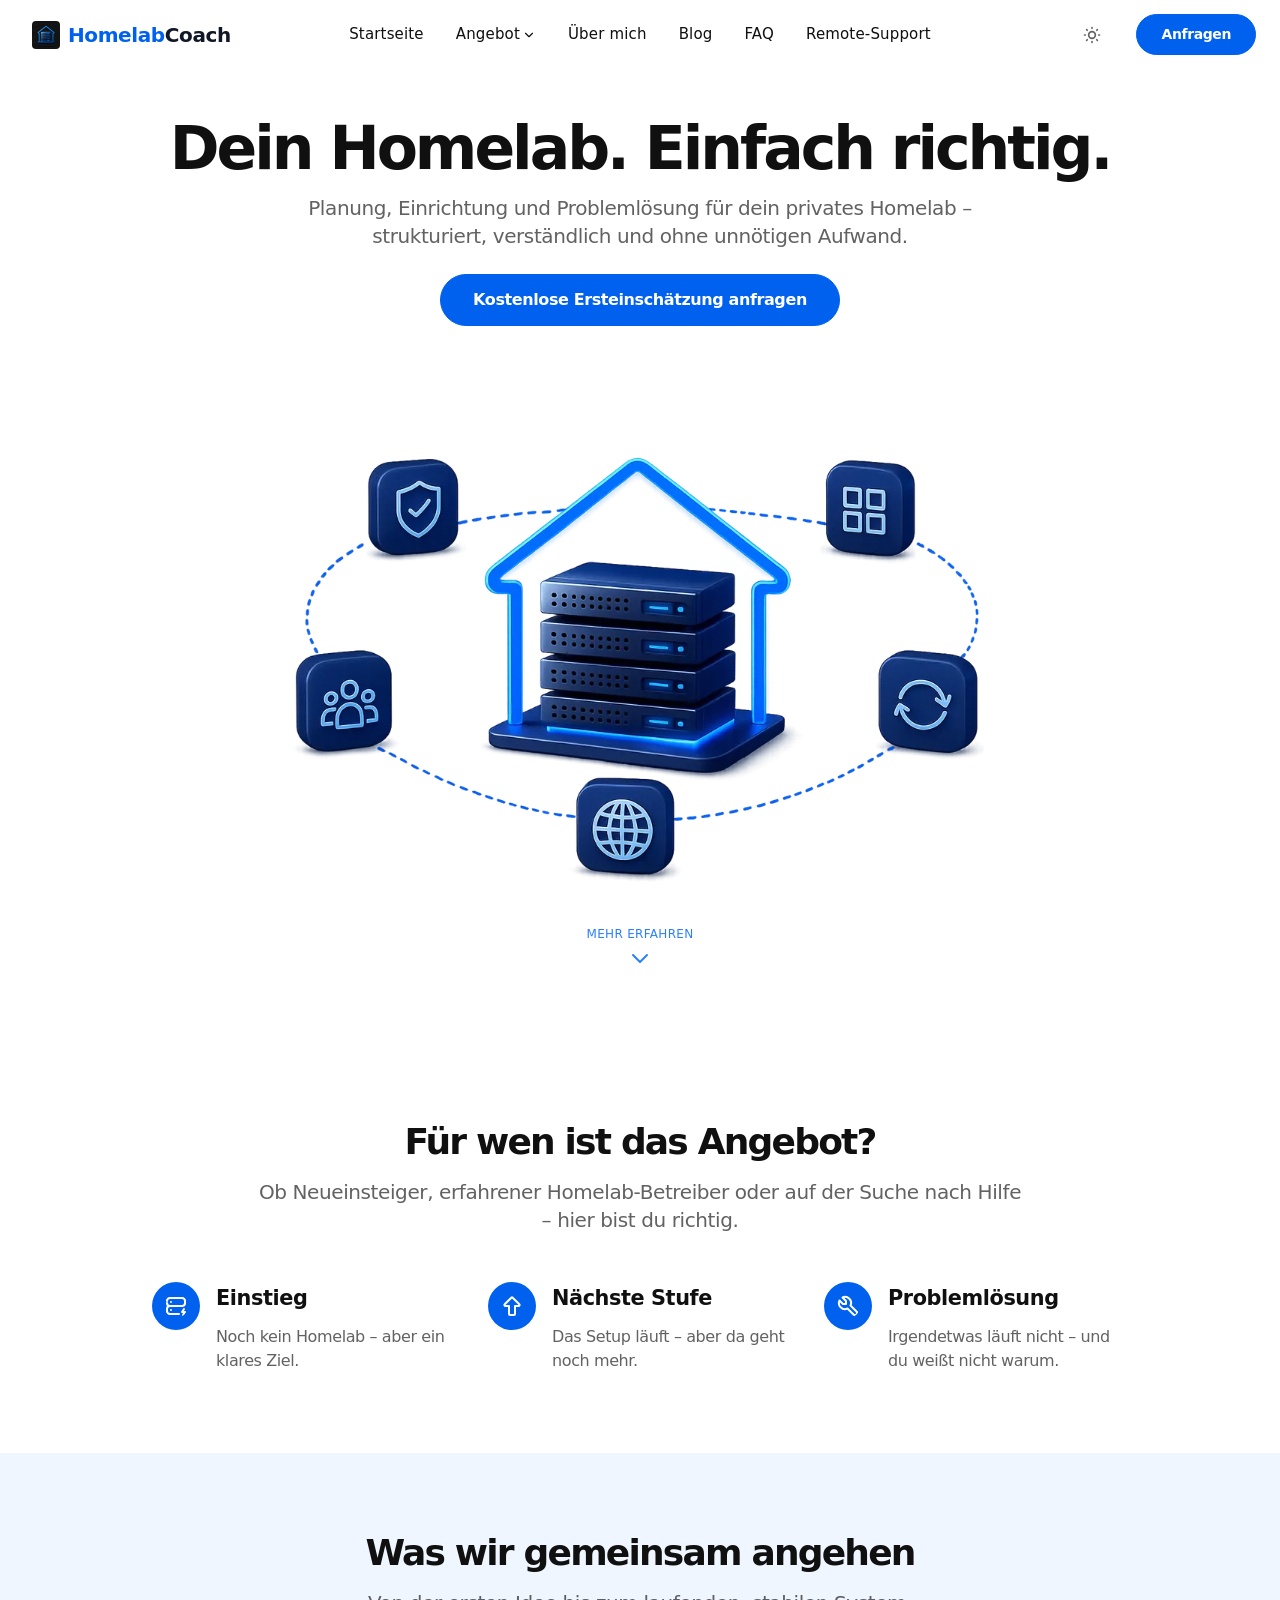
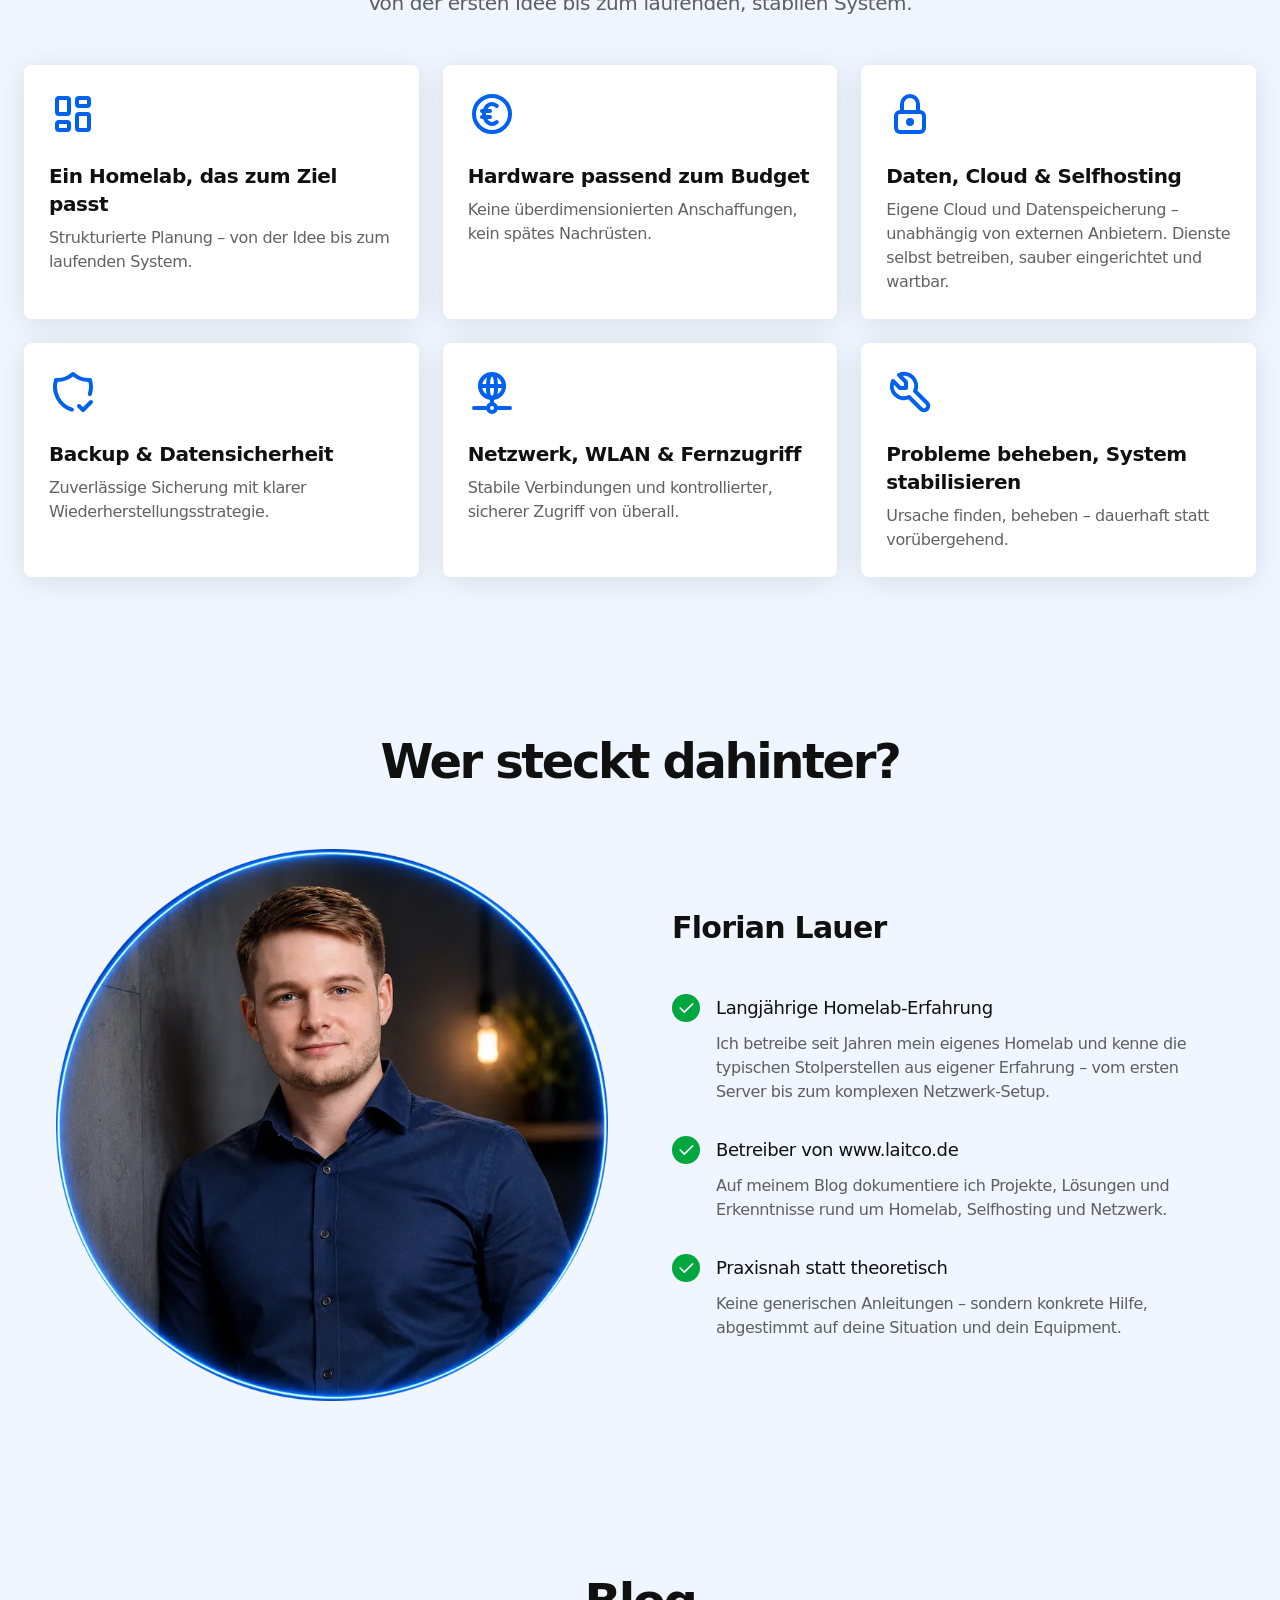
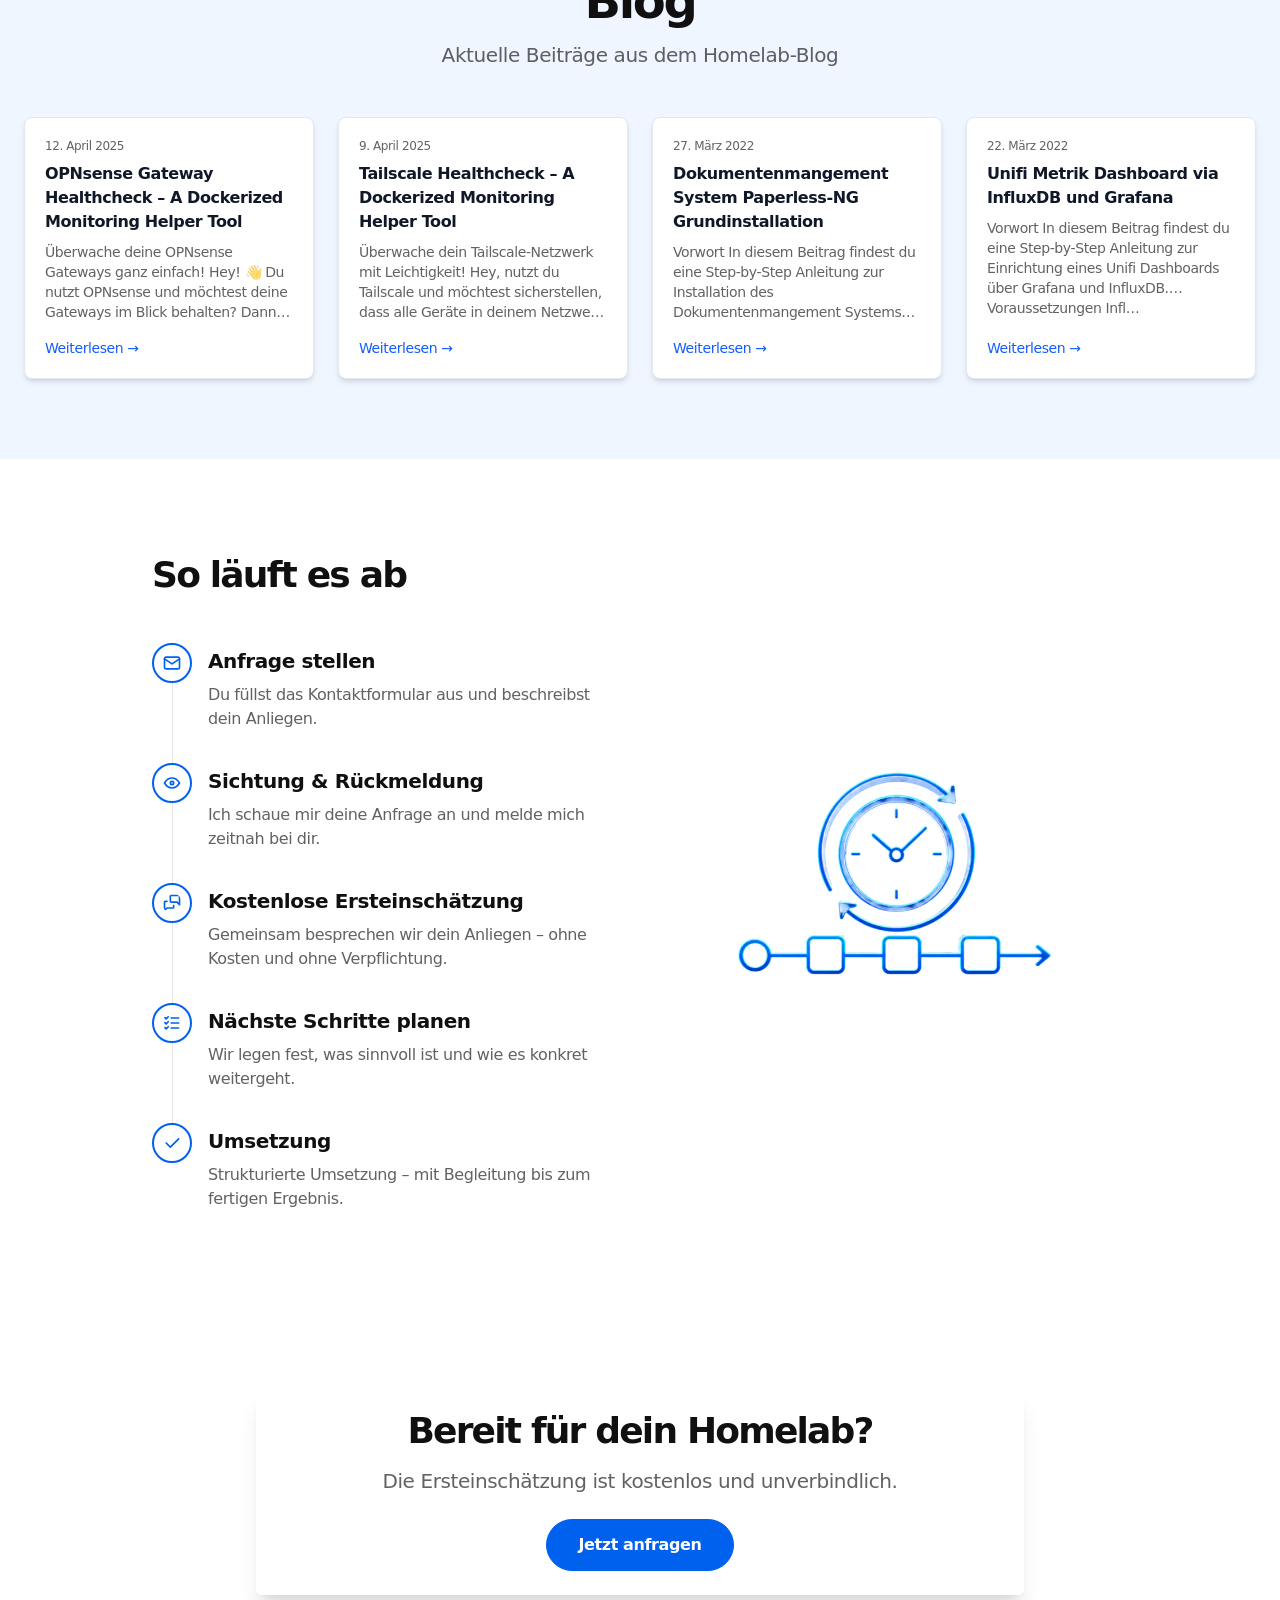
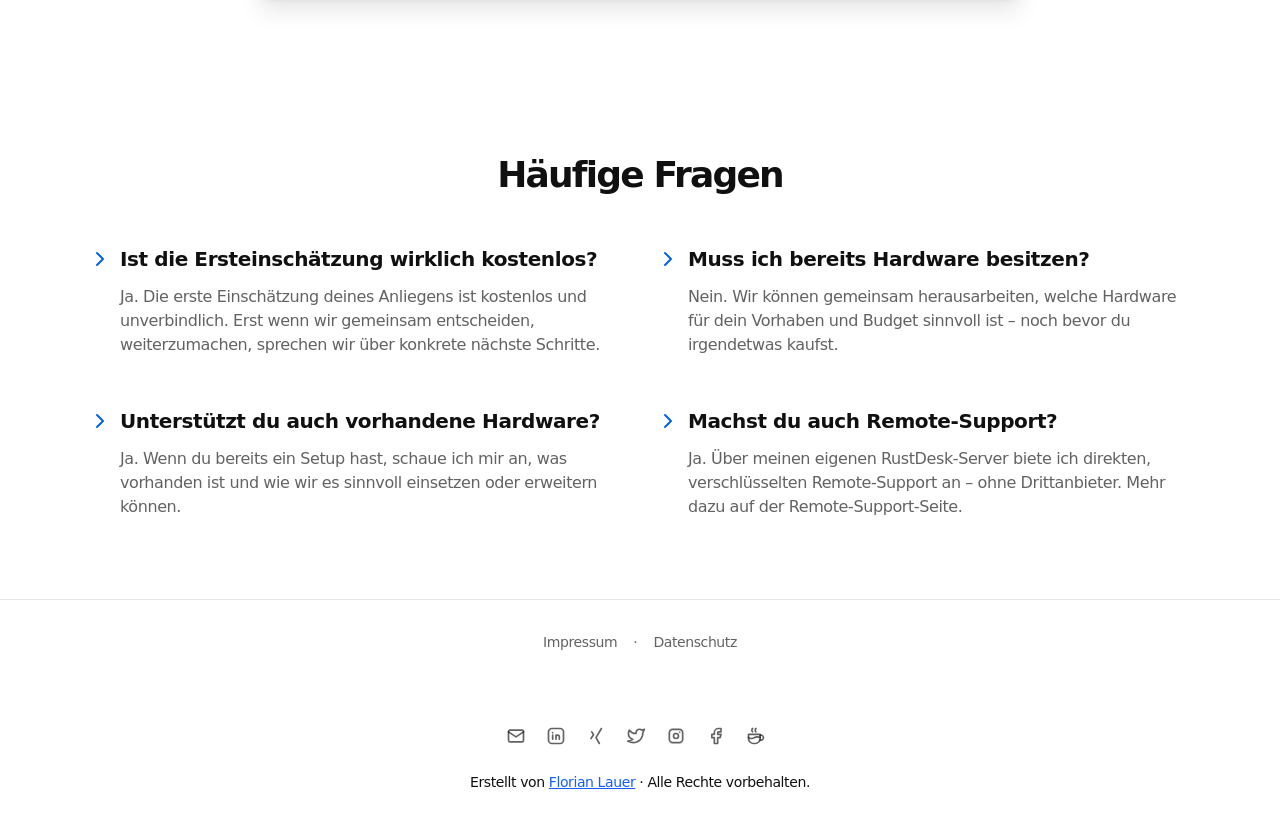
<file: index.html>
<!DOCTYPE html><html class="2xl:text-[20px]" dir="ltr" lang="de"><head><meta charset="UTF-8"><meta content="width=device-width,initial-scale=1" name="viewport"><link href="/sitemap-index.xml" rel="sitemap"><link href="/_astro/favicon.CJxsGUAt.ico" rel="shortcut icon"><link href="/_astro/favicon-16x16.CSAhz76q.png" rel="icon" sizes="16x16" type="image/png"><link href="/_astro/favicon-32x32.DuU3NMEa.png" rel="icon" sizes="32x32" type="image/png"><link href="/_astro/apple-touch-icon.D4v0y09u.png" rel="apple-touch-icon" sizes="180x180"><link href="/_astro/android-chrome-192x192.DsOP6cjH.png" rel="icon" sizes="192x192" type="image/png"><link href="/_astro/android-chrome-512x512.Z3ZbSCvE.png" rel="icon" sizes="512x512" type="image/png"><link href="/site.webmanifest" rel="manifest"><style>:root{--cc-font-family:'Inter Variable',sans-serif;--cc-modal-border-radius:1rem;--cc-btn-border-radius:9999px;--cc-bg:#ffffff;--cc-primary-color:#111827;--cc-secondary-color:#6b7280;--cc-btn-primary-bg:rgb(1 97 239);--cc-btn-primary-color:#ffffff;--cc-btn-primary-border-color:rgb(1 97 239);--cc-btn-primary-hover-bg:rgb(1 78 190);--cc-btn-primary-hover-color:#ffffff;--cc-btn-primary-hover-border-color:rgb(1 78 190);--cc-separator-border-color:#e5e7eb;--cc-footer-bg:#f9fafb;--cc-footer-border-color:#e5e7eb}#cc-main.cc--darkmode{--cc-bg:rgb(15 23 42);--cc-primary-color:rgb(229 236 246);--cc-secondary-color:rgb(148 163 184);--cc-btn-primary-bg:rgb(1 97 239);--cc-btn-primary-color:#ffffff;--cc-btn-primary-border-color:rgb(1 97 239);--cc-btn-primary-hover-bg:rgb(1 78 190);--cc-btn-primary-hover-color:#ffffff;--cc-btn-primary-hover-border-color:rgb(1 78 190);--cc-separator-border-color:rgb(255 255 255 / 8%);--cc-footer-bg:rgb(9 15 29);--cc-footer-border-color:rgb(255 255 255 / 8%);--cc-footer-color:rgb(148 163 184)}#cc-main .cm{box-shadow:0 4px 32px rgb(0 0 0 / 20%);border:1px solid var(--cc-separator-border-color)}#cc-main .cm__title{font-weight:600;font-size:1rem}#cc-main .cm__desc{font-size:.875rem;line-height:1.6}#cc-main .cm__btn{font-weight:500;font-size:.875rem}:root{--aw-font-sans:'Inter Variable';--aw-font-serif:'Inter Variable';--aw-font-heading:'Inter Variable';--aw-color-primary:rgb(1 97 239);--aw-color-secondary:rgb(1 84 207);--aw-color-accent:rgb(109 40 217);--aw-color-text-heading:rgb(0 0 0);--aw-color-text-default:rgb(16 16 16);--aw-color-text-muted:rgb(16 16 16 / 66%);--aw-color-bg-page:rgb(255 255 255);--aw-color-bg-page-dark:rgb(3 6 32)}.dark{--aw-font-sans:'Inter Variable';--aw-font-serif:'Inter Variable';--aw-font-heading:'Inter Variable';--aw-color-primary:rgb(1 97 239);--aw-color-secondary:rgb(1 84 207);--aw-color-accent:rgb(109 40 217);--aw-color-text-heading:rgb(247, 248, 248);--aw-color-text-default:rgb(229 236 246);--aw-color-text-muted:rgb(229 236 246 / 66%);--aw-color-bg-page:rgb(3 6 32)}</style><script>!function(){const e="system";function t(e){"dark"===e?document.documentElement.classList.add("dark"):document.documentElement.classList.remove("dark");const t=document.querySelectorAll("[data-aw-toggle-color-scheme] > input");t&&t.length&&t.forEach(t=>{t.checked="dark"!==e})}e&&e.endsWith(":only")||(localStorage.theme,0)?t(e.replace(":only","")):"dark"===localStorage.theme||!("theme"in localStorage)&&window.matchMedia("(prefers-color-scheme: dark)").matches?t("dark"):t("light")}()</script><title>HomelabCoach – Homelab-Beratung für Privatpersonen</title><link href="https://www.homelabcoach.de" rel="canonical"><meta content="Homelab-Beratung für Privatpersonen – Planung, Einrichtung und Problemlösung für Proxmox, NAS, VPN &amp; mehr. Kostenlose Ersteinschätzung." name="description"><meta content="index, follow" name="robots"><meta content="HomelabCoach – Homelab-Beratung für Privatpersonen" property="og:title"><meta content="website" property="og:type"><meta content="https://www.homelabcoach.de/_astro/default.CZ816Hke_Z20CwEO.jpg" property="og:image"><meta content="https://www.homelabcoach.de" property="og:url"><meta content="Homelab-Beratung für Privatpersonen – Planung, Einrichtung und Problemlösung für Proxmox, NAS, VPN &amp; mehr. Kostenlose Ersteinschätzung." property="og:description"><meta content="de" property="og:locale"><meta content="HomelabCoach" property="og:site_name"><meta content="https://www.homelabcoach.de/_astro/default.CZ816Hke_Z20CwEO.jpg" property="og:image:url"><meta content="1200" property="og:image:width"><meta content="626" property="og:image:height"><meta content="HomelabCoach – Homelab-Beratung für Privatpersonen" property="og:image:alt"><meta content="summary_large_image" name="twitter:card"><meta content="@LauerFlorian" name="twitter:site"><meta content="@LauerFlorian" name="twitter:creator"><script data-id id="ga-init">if(document.getElementById("ga-init").dataset.id){var d=document.getElementById("ga-init").dataset.id;window.dataLayer=window.dataLayer||[],window.gtag=function(){dataLayer.push(arguments)},window.gtag("js",new Date),window.gtag("config",d)}</script><link href="https://images.unsplash.com" rel="preconnect"><script src="https://cloud.umami.is/script.js" data-website-id="8c199268-29fe-42d0-9d3a-f524d0a5fcac" defer="defer"></script><meta content="true" name="astro-view-transitions-enabled"><meta content="swap" name="astro-view-transitions-fallback"><script type="module" src="/_astro/ClientRouter.astro_astro_type_script_index_0_lang.CAqDO0tx.js"></script><link href="/_astro/Layout.Doh3WV3I.css" rel="stylesheet"><script type="module" src="/_astro/page.JYoqAuaC.js"></script></head><body class="antialiased bg-page text-default tracking-tight"><script type="module">function t(){const t=document.getElementById("cc-main");if(!t)return;const e=document.documentElement.classList.contains("dark");t.classList.toggle("cc--darkmode",e)}const c=new MutationObserver(t);c.observe(document.documentElement,{attributes:!0,attributeFilter:["class"]}),document.addEventListener("DOMContentLoaded",t)</script><header class="mx-auto w-full border-b border-gray-50/0 ease-in-out flex-none sticky top-0 transition-[opacity] z-40" data-aw-sticky-header="true" id="header"><div class="absolute inset-0"></div><div class="relative mx-auto md:px-6 text-default max-w-7xl md:grid md:grid-cols-3 md:items-center px-3 py-3 w-full"><div class="flex justify-between"><a class="flex items-center" href="/"><span class="flex items-center whitespace-nowrap gap-2 ml-2 rtl:ml-0 rtl:mr-2"><img alt="HomelabCoach Logo" class="rounded-sm h-7 w-7" src="/_astro/android-chrome-192x192.DsOP6cjH.png"> <span class="font-bold text-2xl md:text-xl"><span class="text-primary">Homelab</span><span class="dark:text-white text-gray-900">Coach</span></span></span></a><div class="flex items-center md:hidden"><button class="flex flex-col items-center group cursor-pointer h-12 justify-center rounded w-12" type="button" aria-label="Toggle Menu" data-aw-toggle-menu><span class="sr-only">Toggle Menu</span> <span class="w-6 bg-black dark:bg-white duration-200 ease h-0.5 my-1 opacity-80 rounded-full transform transition group-[.expanded]:rotate-45 group-[.expanded]:translate-y-2.5" aria-hidden="true"></span> <span class="w-6 bg-black dark:bg-white duration-200 ease h-0.5 my-1 opacity-80 rounded-full transform transition group-[.expanded]:opacity-0" aria-hidden="true"></span> <span class="w-6 bg-black dark:bg-white duration-200 ease h-0.5 my-1 opacity-80 rounded-full transform transition group-[.expanded]:-rotate-45 group-[.expanded]:-translate-y-2.5" aria-hidden="true"></span></button></div></div><nav aria-label="Main navigation" class="items-center md:w-auto w-full hidden md:flex md:justify-self-center md:mx-5 md:overflow-visible overflow-x-hidden overflow-y-auto text-default"><ul class="flex flex-col md:flex-row font-medium md:justify-center md:self-center md:text-[0.9375rem] md:w-auto text-xl tracking-[0.01rem] w-full"><li class><a class="flex items-center whitespace-nowrap dark:hover:text-white hover:text-link px-4 py-3 aw-link-active" href="/">Startseite</a></li><li class="dropdown"><button class="flex items-center whitespace-nowrap dark:hover:text-white hover:text-link px-4 py-3" type="button">Angebot <svg class="hidden h-3.5 md:inline ml-0.5 rtl:ml-0 rtl:mr-0.5 w-3.5" data-icon="tabler:chevron-down" height="1em" width="1em"><symbol id="ai:tabler:chevron-down" viewBox="0 0 24 24"><path d="m6 9l6 6l6-6" stroke-linecap="round" stroke-linejoin="round" fill="none" stroke="currentColor" stroke-width="2"/></symbol><use href="#ai:tabler:chevron-down"></use></svg></button><ul class="font-medium dark:md:bg-dark drop-shadow-xl dropdown-menu md:absolute md:backdrop-blur-md md:bg-white/90 md:hidden md:min-w-[200px] md:pl-0 pl-4 rounded"><li><a class="block dark:hover:bg-gray-700 dark:hover:text-white first:rounded-t hover:text-link last:rounded-b md:hover:bg-gray-100 px-5 py-2 whitespace-no-wrap" href="/#fuer-wen">Für wen?</a></li><li><a class="block dark:hover:bg-gray-700 dark:hover:text-white first:rounded-t hover:text-link last:rounded-b md:hover:bg-gray-100 px-5 py-2 whitespace-no-wrap" href="/#leistungen">Leistungen</a></li><li><a class="block dark:hover:bg-gray-700 dark:hover:text-white first:rounded-t hover:text-link last:rounded-b md:hover:bg-gray-100 px-5 py-2 whitespace-no-wrap" href="/#ablauf">Ablauf</a></li></ul></li><li class><a class="flex items-center whitespace-nowrap dark:hover:text-white hover:text-link px-4 py-3" href="/#ueber-mich">Über mich</a></li><li class><a class="flex items-center whitespace-nowrap dark:hover:text-white hover:text-link px-4 py-3" href="/#blog">Blog</a></li><li class><a class="flex items-center whitespace-nowrap dark:hover:text-white hover:text-link px-4 py-3" href="/#faq">FAQ</a></li><li class><a class="flex items-center whitespace-nowrap dark:hover:text-white hover:text-link px-4 py-3" href="/remotesupport">Remote-Support</a></li></ul></nav><div class="items-center md:w-auto w-full hidden md:flex bottom-0 fixed justify-end left-0 md:justify-self-end md:mb-0 md:p-0 md:self-center md:static p-3 rtl:left-auto rtl:right-0"><div class="flex items-center justify-between md:w-auto w-full"><div class="flex"><button class="text-muted text-sm dark:focus:ring-gray-700 dark:hover:bg-gray-700 dark:text-gray-400 focus:outline-none focus:ring-4 focus:ring-gray-200 hover:bg-gray-100 inline-flex items-center p-2.5 rounded-lg" type="button" aria-label="Toggle between Dark and Light mode" data-aw-toggle-color-scheme><svg class="w-6 h-6 md:h-5 md:inline-block md:w-5" data-icon="tabler:sun" height="1em" width="1em"><symbol id="ai:tabler:sun" viewBox="0 0 24 24"><path d="M8 12a4 4 0 1 0 8 0a4 4 0 1 0-8 0m-5 0h1m8-9v1m8 8h1m-9 8v1M5.6 5.6l.7.7m12.1-.7l-.7.7m0 11.4l.7.7m-12.1-.7l-.7.7" stroke-linecap="round" stroke-linejoin="round" fill="none" stroke="currentColor" stroke-width="2"/></symbol><use href="#ai:tabler:sun"></use></svg></button></div><span class="ml-4 rtl:ml-0 rtl:mr-4"><a class="font-semibold btn-primary md:px-6 ml-2 px-5.5 py-2.5 shadow-none text-sm w-auto" href="/form">Anfragen</a></span></div></div></div></header><main><section class="flex flex-col relative md:-mt-[76px] min-h-screen not-prose"><div class="absolute inset-0 pointer-events-none" aria-hidden="true"></div><div class="flex flex-col relative flex-1 max-w-7xl mx-auto px-4 sm:px-6 w-full"><div class="pointer-events-none md:pt-[76px] pt-0"></div><div class="flex flex-col flex-1 justify-between md:py-12 py-8"><div class="mx-auto max-w-5xl md:pb-16 pb-10 text-center"><h1 class="intersect-once motion-safe:md:intersect:animate-fade motion-safe:md:opacity-0 intersect-quarter dark:text-gray-200 font-bold font-heading leading-tighter mb-4 md:text-6xl text-5xl tracking-tighter">Dein Homelab. Einfach richtig.</h1><div class="mx-auto max-w-3xl"><p class="text-muted text-xl dark:text-slate-300 intersect-once intersect-quarter mb-6 motion-safe:md:intersect:animate-fade motion-safe:md:opacity-0">Planung, Einrichtung und Problemlösung für dein privates Homelab – strukturiert, verständlich und ohne unnötigen Aufwand.</p><div class="flex flex-col gap-4 flex-nowrap m-auto max-w-xs sm:flex-row sm:justify-center sm:max-w-md intersect-once intersect-quarter motion-safe:md:intersect:animate-fade motion-safe:md:opacity-0"><div class="flex w-full sm:w-auto"><a class="btn-primary sm:mb-0 w-full" href="/form">Kostenlose Ersteinschätzung anfragen</a></div></div></div></div><div class="intersect-once motion-safe:md:intersect:animate-fade motion-safe:md:opacity-0 intersect-quarter intersect-no-queue"><div class="relative m-auto max-w-3xl"><img alt="HomelabCoach Hero" class="mx-auto w-full h-auto max-w-[480px] rounded-md sm:max-w-full" src="/_astro/hero-homelab.dlzz10x4_1h38L1.webp" decoding="async" height="1024" loading="eager" sizes="(max-width: 767px) 400px, (max-width: 1023px) 768px, 1024px" srcset="/_astro/hero-homelab.dlzz10x4_Z130TtC.webp 400w, /_astro/hero-homelab.dlzz10x4_ZCePDQ.webp 768w, /_astro/hero-homelab.dlzz10x4_M7o08.webp 1024w" style="object-fit:cover;object-position:center;max-width:1536px;max-height:1024px;aspect-ratio:1.5;width:100%" width="1536" fetchpriority="high"></div></div><div class="flex justify-center duration-500 py-6 transition-opacity" id="scroll-hint"><a class="flex flex-col items-center group gap-1 hover:text-blue-400 text-blue-500 transition-colors" href="#fuer-wen" aria-label="Weiter nach unten"><span class="text-xs tracking-wide uppercase">Mehr erfahren</span> <svg class="w-6 h-6 animate-bounce" viewBox="0 0 24 24" fill="none" stroke="currentColor" stroke-width="2" xmlns="http://www.w3.org/2000/svg"><path d="M19 9l-7 7-7-7" stroke-linecap="round" stroke-linejoin="round"></path></svg></a></div></div></div></section><script type="module">const t=document.getElementById("scroll-hint");t&&window.addEventListener("scroll",()=>{t.style.opacity=window.scrollY>80?"0":"1"},{passive:!0})</script><section class="relative not-prose scroll-mt-[72px]" id="fuer-wen"><div class="absolute inset-0 pointer-events-none -z-[1]" aria-hidden="true"><div class="absolute inset-0"></div></div><div class="intersect-once motion-safe:md:intersect:animate-fade motion-safe:md:opacity-0 intersect-quarter intersect-no-queue relative mx-auto px-4 lg:py-20 md:px-6 md:py-16 py-12 text-default max-w-5xl"><div class="text-center md:mx-auto md:mb-12 mb-8 max-w-3xl"><h2 class="font-bold font-heading leading-tighter tracking-tighter text-heading md:text-4xl text-3xl">Für wen ist das Angebot?</h2><p class="text-muted text-xl mt-4">Ob Neueinsteiger, erfahrener Homelab-Betreiber oder auf der Suche nach Hilfe – hier bist du richtig.</p></div><div class="mx-auto gap-8 grid md:gap-y-12 sm:grid-cols-2 lg:grid-cols-3"><div class="intersect-once motion-safe:md:intersect:animate-fade motion-safe:md:opacity-0"><div class="flex flex-row max-w-md"><div class="flex justify-center"><svg class="rtl:mr-0 rtl:mr-0 mr-2 rtl:ml-2 h-7 rounded-full w-7 bg-primary md:h-12 md:p-3 md:w-12 mr-4 p-2 rtl:ml-4 text-white" data-icon="tabler:server-bolt" height="1em" width="1em"><symbol id="ai:tabler:server-bolt" viewBox="0 0 24 24"><path d="M3 7a3 3 0 0 1 3-3h12a3 3 0 0 1 3 3v2a3 3 0 0 1-3 3H6a3 3 0 0 1-3-3m12 11H6a3 3 0 0 1-3-3v-2a3 3 0 0 1 3-3h12M7 8v.01M7 16v.01M20 15l-2 3h3l-2 3" stroke-linecap="round" stroke-linejoin="round" fill="none" stroke="currentColor" stroke-width="2"/></symbol><use href="#ai:tabler:server-bolt"></use></svg></div><div class="mt-0.5"><h3 class="font-bold text-xl md:text-[1.3rem]">Einstieg</h3><p class="text-muted mt-3">Noch kein Homelab – aber ein klares Ziel.</p></div></div></div><div class="intersect-once motion-safe:md:intersect:animate-fade motion-safe:md:opacity-0"><div class="flex flex-row max-w-md"><div class="flex justify-center"><svg class="rtl:mr-0 rtl:mr-0 mr-2 rtl:ml-2 h-7 rounded-full w-7 bg-primary md:h-12 md:p-3 md:w-12 mr-4 p-2 rtl:ml-4 text-white" data-icon="tabler:arrow-big-up" height="1em" width="1em"><symbol id="ai:tabler:arrow-big-up" viewBox="0 0 24 24"><path d="M9 20v-8H5.414a1 1 0 0 1-.707-1.707l6.586-6.586a1 1 0 0 1 1.414 0l6.586 6.586A1 1 0 0 1 18.586 12H15v8a1 1 0 0 1-1 1h-4a1 1 0 0 1-1-1" stroke-linecap="round" stroke-linejoin="round" fill="none" stroke="currentColor" stroke-width="2"/></symbol><use href="#ai:tabler:arrow-big-up"></use></svg></div><div class="mt-0.5"><h3 class="font-bold text-xl md:text-[1.3rem]">Nächste Stufe</h3><p class="text-muted mt-3">Das Setup läuft – aber da geht noch mehr.</p></div></div></div><div class="intersect-once motion-safe:md:intersect:animate-fade motion-safe:md:opacity-0"><div class="flex flex-row max-w-md"><div class="flex justify-center"><svg class="rtl:mr-0 rtl:mr-0 mr-2 rtl:ml-2 h-7 rounded-full w-7 bg-primary md:h-12 md:p-3 md:w-12 mr-4 p-2 rtl:ml-4 text-white" data-icon="tabler:tool" height="1em" width="1em"><symbol id="ai:tabler:tool" viewBox="0 0 24 24"><path d="M7 10h3V7L6.5 3.5a6 6 0 0 1 8 8l6 6a2 2 0 0 1-3 3l-6-6a6 6 0 0 1-8-8z" stroke-linecap="round" stroke-linejoin="round" fill="none" stroke="currentColor" stroke-width="2"/></symbol><use href="#ai:tabler:tool"></use></svg></div><div class="mt-0.5"><h3 class="font-bold text-xl md:text-[1.3rem]">Problemlösung</h3><p class="text-muted mt-3">Irgendetwas läuft nicht – und du weißt nicht warum.</p></div></div></div></div></div></section><section class="relative not-prose scroll-mt-[72px]" id="leistungen"><div class="absolute inset-0 pointer-events-none -z-[1]" aria-hidden="true"><div class="absolute inset-0 bg-blue-50 dark:bg-transparent"></div></div><div class="intersect-once motion-safe:md:intersect:animate-fade motion-safe:md:opacity-0 intersect-quarter intersect-no-queue relative mx-auto px-4 lg:py-20 md:px-6 md:py-16 py-12 text-default max-w-7xl"><div class="text-center md:mx-auto md:mb-12 mb-8 max-w-3xl"><h2 class="font-bold font-heading leading-tighter tracking-tighter text-heading md:text-4xl text-3xl">Was wir gemeinsam angehen</h2><p class="text-muted text-xl mt-4">Von der ersten Idee bis zum laufenden, stabilen System.</p></div><div class="grid sm:grid-cols-2 lg:grid-cols-3 gap-4 gap-x-12 md:gap-6"><div class="flex flex-col bg-white border dark:bg-slate-900 rounded-lg backdrop-blur border-[#ffffff29] dark:shadow-[0_4px_30px_rgba(0,0,0,0.1)] intersect-no-queue intersect-once intersect-quarter motion-safe:md:intersect:animate-fade motion-safe:md:opacity-0 p-6 relative shadow-[0_4px_30px_rgba(0,0,0,0.1)]"><svg class="text-primary h-12 mb-6 w-12" data-icon="tabler:layout-dashboard" height="1em" width="1em"><symbol id="ai:tabler:layout-dashboard" viewBox="0 0 24 24"><path d="M5 4h4a1 1 0 0 1 1 1v6a1 1 0 0 1-1 1H5a1 1 0 0 1-1-1V5a1 1 0 0 1 1-1m0 12h4a1 1 0 0 1 1 1v2a1 1 0 0 1-1 1H5a1 1 0 0 1-1-1v-2a1 1 0 0 1 1-1m10-4h4a1 1 0 0 1 1 1v6a1 1 0 0 1-1 1h-4a1 1 0 0 1-1-1v-6a1 1 0 0 1 1-1m0-8h4a1 1 0 0 1 1 1v2a1 1 0 0 1-1 1h-4a1 1 0 0 1-1-1V5a1 1 0 0 1 1-1" stroke-linecap="round" stroke-linejoin="round" fill="none" stroke="currentColor" stroke-width="2"/></symbol><use href="#ai:tabler:layout-dashboard"></use></svg><div class="font-bold text-xl">Ein Homelab, das zum Ziel passt</div><p class="text-muted mt-2">Strukturierte Planung – von der Idee bis zum laufenden System.</p></div><div class="flex flex-col bg-white border dark:bg-slate-900 rounded-lg backdrop-blur border-[#ffffff29] dark:shadow-[0_4px_30px_rgba(0,0,0,0.1)] intersect-no-queue intersect-once intersect-quarter motion-safe:md:intersect:animate-fade motion-safe:md:opacity-0 p-6 relative shadow-[0_4px_30px_rgba(0,0,0,0.1)]"><svg class="text-primary h-12 mb-6 w-12" data-icon="tabler:coin-euro" height="1em" width="1em"><symbol id="ai:tabler:coin-euro" viewBox="0 0 24 24"><g fill="none" stroke="currentColor" stroke-linecap="round" stroke-linejoin="round" stroke-width="2"><path d="M3 12a9 9 0 1 0 18 0a9 9 0 1 0-18 0"/><path d="M14.401 8c-.669-.628-1.5-1-2.401-1c-2.21 0-4 2.239-4 5s1.79 5 4 5c.9 0 1.731-.372 2.4-1M7 10.5h4m-4 3h4"/></g></symbol><use href="#ai:tabler:coin-euro"></use></svg><div class="font-bold text-xl">Hardware passend zum Budget</div><p class="text-muted mt-2">Keine überdimensionierten Anschaffungen, kein spätes Nachrüsten.</p></div><div class="flex flex-col bg-white border dark:bg-slate-900 rounded-lg backdrop-blur border-[#ffffff29] dark:shadow-[0_4px_30px_rgba(0,0,0,0.1)] intersect-no-queue intersect-once intersect-quarter motion-safe:md:intersect:animate-fade motion-safe:md:opacity-0 p-6 relative shadow-[0_4px_30px_rgba(0,0,0,0.1)]"><svg class="text-primary h-12 mb-6 w-12" data-icon="tabler:lock" height="1em" width="1em"><symbol id="ai:tabler:lock" viewBox="0 0 24 24"><g fill="none" stroke="currentColor" stroke-linecap="round" stroke-linejoin="round" stroke-width="2"><path d="M5 13a2 2 0 0 1 2-2h10a2 2 0 0 1 2 2v6a2 2 0 0 1-2 2H7a2 2 0 0 1-2-2z"/><path d="M11 16a1 1 0 1 0 2 0a1 1 0 0 0-2 0m-3-5V7a4 4 0 1 1 8 0v4"/></g></symbol><use href="#ai:tabler:lock"></use></svg><div class="font-bold text-xl">Daten, Cloud &amp; Selfhosting</div><p class="text-muted mt-2">Eigene Cloud und Datenspeicherung – unabhängig von externen Anbietern. Dienste selbst betreiben, sauber eingerichtet und wartbar.</p></div><div class="flex flex-col bg-white border dark:bg-slate-900 rounded-lg backdrop-blur border-[#ffffff29] dark:shadow-[0_4px_30px_rgba(0,0,0,0.1)] intersect-no-queue intersect-once intersect-quarter motion-safe:md:intersect:animate-fade motion-safe:md:opacity-0 p-6 relative shadow-[0_4px_30px_rgba(0,0,0,0.1)]"><svg class="text-primary h-12 mb-6 w-12" data-icon="tabler:shield-check" height="1em" width="1em"><symbol id="ai:tabler:shield-check" viewBox="0 0 24 24"><path d="M11.46 20.846A12 12 0 0 1 3.5 6A12 12 0 0 0 12 3a12 12 0 0 0 8.5 3a12 12 0 0 1-.09 7.06M15 19l2 2l4-4" stroke-linecap="round" stroke-linejoin="round" fill="none" stroke="currentColor" stroke-width="2"/></symbol><use href="#ai:tabler:shield-check"></use></svg><div class="font-bold text-xl">Backup &amp; Datensicherheit</div><p class="text-muted mt-2">Zuverlässige Sicherung mit klarer Wiederherstellungsstrategie.</p></div><div class="flex flex-col bg-white border dark:bg-slate-900 rounded-lg backdrop-blur border-[#ffffff29] dark:shadow-[0_4px_30px_rgba(0,0,0,0.1)] intersect-no-queue intersect-once intersect-quarter motion-safe:md:intersect:animate-fade motion-safe:md:opacity-0 p-6 relative shadow-[0_4px_30px_rgba(0,0,0,0.1)]"><svg class="text-primary h-12 mb-6 w-12" data-icon="tabler:network" height="1em" width="1em"><symbol id="ai:tabler:network" viewBox="0 0 24 24"><g fill="none" stroke="currentColor" stroke-linecap="round" stroke-linejoin="round" stroke-width="2"><path d="M6 9a6 6 0 1 0 12 0A6 6 0 0 0 6 9"/><path d="M12 3q2 .5 2 6c0 5.5-.667 5.667-2 6m0-12q-2 .5-2 6c0 5.5.667 5.667 2 6M6 9h12M3 20h7m4 0h7m-11 0a2 2 0 1 0 4 0a2 2 0 0 0-4 0m2-5v3"/></g></symbol><use href="#ai:tabler:network"></use></svg><div class="font-bold text-xl">Netzwerk, WLAN &amp; Fernzugriff</div><p class="text-muted mt-2">Stabile Verbindungen und kontrollierter, sicherer Zugriff von überall.</p></div><div class="flex flex-col bg-white border dark:bg-slate-900 rounded-lg backdrop-blur border-[#ffffff29] dark:shadow-[0_4px_30px_rgba(0,0,0,0.1)] intersect-no-queue intersect-once intersect-quarter motion-safe:md:intersect:animate-fade motion-safe:md:opacity-0 p-6 relative shadow-[0_4px_30px_rgba(0,0,0,0.1)]"><svg class="text-primary h-12 mb-6 w-12" data-icon="tabler:tool" height="1em" width="1em" viewBox="0 0 24 24"><use href="#ai:tabler:tool"></use></svg><div class="font-bold text-xl">Probleme beheben, System stabilisieren</div><p class="text-muted mt-2">Ursache finden, beheben – dauerhaft statt vorübergehend.</p></div></div></div></section><section class="relative not-prose scroll-mt-[72px]" id="ueber-mich"><div class="absolute inset-0 pointer-events-none -z-[1]" aria-hidden="true"><div class="absolute inset-0 bg-blue-50 dark:bg-transparent"></div></div><div class="intersect-once motion-safe:md:intersect:animate-fade motion-safe:md:opacity-0 intersect-quarter intersect-no-queue relative mx-auto px-4 lg:py-20 md:px-6 md:py-16 py-12 text-default max-w-7xl"><div class="text-center md:mx-auto md:mb-12 mb-8 lg:max-w-2xl max-w-xl sm:mx-auto"><h2 class="font-bold font-heading leading-tighter tracking-tighter text-heading mb-4 text-4xl md:text-5xl">Wer steckt dahinter?</h2></div><div class="mx-auto max-w-7xl md:px-8 p-4"><div class="md:flex-row-reverse md:flex md:gap-16"><div class="md:basis-1/2 self-center"><div class="mb-12 dark:text-slate-400 text-lg"><h3 class="font-bold dark:text-white mb-2 sm:text-3xl text-2xl tracking-tight">Florian Lauer</h3></div><div class="mx-auto gap-8 grid gap-y-4 md:gap-y-8"><div class="intersect-once motion-safe:md:intersect:animate-fade motion-safe:md:opacity-0"><div class="flex flex-row max-w-none"><div class="flex justify-center"><svg class="flex items-center justify-center bg-green-600 dark:bg-green-700 h-7 mr-2 p-1 rounded-full rtl:ml-2 rtl:mr-0 text-gray-50 w-7" data-icon="tabler:check" height="1em" width="1em" viewBox="0 0 24 24"><use href="#ai:tabler:check"></use></svg></div><div class="mt-0.5"><h3 class="dark:text-white font-medium leading-6 ml-2 rtl:ml-0 rtl:mr-2 text-lg">Langjährige Homelab-Erfahrung</h3><p class="text-muted dark:text-slate-400 ml-2 mt-3 rtl:ml-0 rtl:mr-2">Ich betreibe seit Jahren mein eigenes Homelab und kenne die typischen Stolperstellen aus eigener Erfahrung – vom ersten Server bis zum komplexen Netzwerk-Setup.</p></div></div></div><div class="intersect-once motion-safe:md:intersect:animate-fade motion-safe:md:opacity-0"><div class="flex flex-row max-w-none"><div class="flex justify-center"><svg class="flex items-center justify-center bg-green-600 dark:bg-green-700 h-7 mr-2 p-1 rounded-full rtl:ml-2 rtl:mr-0 text-gray-50 w-7" data-icon="tabler:check" height="1em" width="1em" viewBox="0 0 24 24"><use href="#ai:tabler:check"></use></svg></div><div class="mt-0.5"><h3 class="dark:text-white font-medium leading-6 ml-2 rtl:ml-0 rtl:mr-2 text-lg">Betreiber von www.laitco.de</h3><p class="text-muted dark:text-slate-400 ml-2 mt-3 rtl:ml-0 rtl:mr-2">Auf meinem Blog dokumentiere ich Projekte, Lösungen und Erkenntnisse rund um Homelab, Selfhosting und Netzwerk.</p></div></div></div><div class="intersect-once motion-safe:md:intersect:animate-fade motion-safe:md:opacity-0"><div class="flex flex-row max-w-none"><div class="flex justify-center"><svg class="flex items-center justify-center bg-green-600 dark:bg-green-700 h-7 mr-2 p-1 rounded-full rtl:ml-2 rtl:mr-0 text-gray-50 w-7" data-icon="tabler:check" height="1em" width="1em" viewBox="0 0 24 24"><use href="#ai:tabler:check"></use></svg></div><div class="mt-0.5"><h3 class="dark:text-white font-medium leading-6 ml-2 rtl:ml-0 rtl:mr-2 text-lg">Praxisnah statt theoretisch</h3><p class="text-muted dark:text-slate-400 ml-2 mt-3 rtl:ml-0 rtl:mr-2">Keine generischen Anleitungen – sondern konkrete Hilfe, abgestimmt auf deine Situation und dein Equipment.</p></div></div></div></div></div><div class="md:basis-1/2 md:mt-0 mt-10" aria-hidden="true"><div class="relative m-auto max-w-4xl"><img alt="Florian Lauer" class="mx-auto w-full h-auto" src="/_astro/me.p8lWdqPz_SrKPD.webp" decoding="async" height="500" loading="lazy" sizes="(max-width: 768px) 100vw, 432px" srcset="/_astro/me.p8lWdqPz_2nvPAI.webp 400w, /_astro/me.p8lWdqPz_UjQhp.webp 768w" style="object-fit:cover;object-position:center;width:100%;height:auto;aspect-ratio:1" width="500"></div></div></div></div></div></section><section class="relative not-prose" id="blog"><div class="absolute inset-0 pointer-events-none bg-blue-50 dark:bg-transparent" aria-hidden="true"></div><div class="relative mx-auto px-4 max-w-7xl sm:px-6 md:py-20 py-16"><div class="text-center md:mx-auto md:mb-12 mb-10"><h2 class="font-bold font-heading leading-tighter tracking-tighter mb-4 text-4xl md:text-5xl dark:text-white">Blog</h2><p class="text-muted dark:text-slate-400 text-xl max-w-3xl mx-auto">Aktuelle Beiträge aus dem Homelab-Blog</p></div><div class="grid gap-6 lg:grid-cols-4 md:grid-cols-2"><a class="flex flex-col bg-white border dark:bg-slate-900 rounded-lg border-slate-200 dark:border-slate-700 duration-300 group hover:shadow-lg overflow-hidden shadow-md transition-shadow" href="https://www.laitco.de/posts/OPNsense_Gateway_Healthcheck_A_Dockerized_Monitoring_Helper_Tool/" rel="noopener noreferrer" target="_blank"><div class="flex flex-col flex-1 p-5"><p class="text-muted dark:text-slate-400 mb-2 text-xs">12. April 2025</p><h3 class="dark:text-white mb-2 dark:group-hover:text-blue-400 font-semibold group-hover:text-blue-600 line-clamp-3 text-gray-900 transition-colors">OPNsense Gateway Healthcheck – A Dockerized Monitoring Helper Tool</h3><p class="text-muted dark:text-slate-400 flex-1 line-clamp-4 text-sm">Überwache deine OPNsense Gateways ganz einfach! Hey! 👋 Du nutzt OPNsense und möchtest deine Gateways im Blick behalten? Dann habe ich genau das Richtige für d…</p><span class="font-medium dark:text-blue-400 group-hover:underline mt-4 text-blue-600 text-sm">Weiterlesen →</span></div></a><a class="flex flex-col bg-white border dark:bg-slate-900 rounded-lg border-slate-200 dark:border-slate-700 duration-300 group hover:shadow-lg overflow-hidden shadow-md transition-shadow" href="https://www.laitco.de/posts/Tailscale_Healthcheck_A_Dockerized_Monitoring_Helper_Tool/" rel="noopener noreferrer" target="_blank"><div class="flex flex-col flex-1 p-5"><p class="text-muted dark:text-slate-400 mb-2 text-xs">9. April 2025</p><h3 class="dark:text-white mb-2 dark:group-hover:text-blue-400 font-semibold group-hover:text-blue-600 line-clamp-3 text-gray-900 transition-colors">Tailscale Healthcheck – A Dockerized Monitoring Helper Tool</h3><p class="text-muted dark:text-slate-400 flex-1 line-clamp-4 text-sm">Überwache dein Tailscale-Netzwerk mit Leichtigkeit! Hey, nutzt du Tailscale und möchtest sicherstellen, dass alle Geräte in deinem Netzwerk gesund und erreichb…</p><span class="font-medium dark:text-blue-400 group-hover:underline mt-4 text-blue-600 text-sm">Weiterlesen →</span></div></a><a class="flex flex-col bg-white border dark:bg-slate-900 rounded-lg border-slate-200 dark:border-slate-700 duration-300 group hover:shadow-lg overflow-hidden shadow-md transition-shadow" href="https://www.laitco.de/posts/PaperlessNG_Grundinstallation/" rel="noopener noreferrer" target="_blank"><div class="flex flex-col flex-1 p-5"><p class="text-muted dark:text-slate-400 mb-2 text-xs">27. März 2022</p><h3 class="dark:text-white mb-2 dark:group-hover:text-blue-400 font-semibold group-hover:text-blue-600 line-clamp-3 text-gray-900 transition-colors">Dokumentenmangement System Paperless-NG Grundinstallation</h3><p class="text-muted dark:text-slate-400 flex-1 line-clamp-4 text-sm">Vorwort In diesem Beitrag findest du eine Step-by-Step Anleitung zur Installation des Dokumentenmangement Systems Paperless-NG als Docker Container. Voraussetz…</p><span class="font-medium dark:text-blue-400 group-hover:underline mt-4 text-blue-600 text-sm">Weiterlesen →</span></div></a><a class="flex flex-col bg-white border dark:bg-slate-900 rounded-lg border-slate-200 dark:border-slate-700 duration-300 group hover:shadow-lg overflow-hidden shadow-md transition-shadow" href="https://www.laitco.de/posts/Unifi_Metrics_Grafana/" rel="noopener noreferrer" target="_blank"><div class="flex flex-col flex-1 p-5"><p class="text-muted dark:text-slate-400 mb-2 text-xs">22. März 2022</p><h3 class="dark:text-white mb-2 dark:group-hover:text-blue-400 font-semibold group-hover:text-blue-600 line-clamp-3 text-gray-900 transition-colors">Unifi Metrik Dashboard via InfluxDB und Grafana</h3><p class="text-muted dark:text-slate-400 flex-1 line-clamp-4 text-sm">Vorwort In diesem Beitrag findest du eine Step-by-Step Anleitung zur Einrichtung eines Unifi Dashboards über Grafana und InfluxDB. Voraussetzungen Infl…</p><span class="font-medium dark:text-blue-400 group-hover:underline mt-4 text-blue-600 text-sm">Weiterlesen →</span></div></a></div></div></section><section class="relative not-prose scroll-mt-[72px]" id="ablauf"><div class="absolute inset-0 pointer-events-none -z-[1]" aria-hidden="true"><div class="absolute inset-0"></div></div><div class="intersect-once motion-safe:md:intersect:animate-fade motion-safe:md:opacity-0 intersect-quarter intersect-no-queue relative mx-auto px-4 lg:py-20 md:px-6 md:py-16 py-12 text-default max-w-5xl"><div class="flex flex-col md:flex-row gap-8 md:gap-12"><div class="md:basis-1/2 md:py-4 md:self-center"><div class="md:mx-auto md:mb-12 mb-8 rtl:text-right text-left"><h2 class="font-bold font-heading leading-tighter tracking-tighter text-heading text-3xl lg:text-4xl">So läuft es ab</h2></div><div class><div class="flex intersect-once intersect-quarter motion-safe:md:intersect:animate-fade motion-safe:md:opacity-0"><div class="flex flex-col items-center mr-4 rtl:ml-4 rtl:mr-0"><div><div class="flex items-center justify-center"><svg class="text-primary border-2 border-primary dark:border-blue-700 dark:text-slate-200 h-10 p-2 rounded-full w-10" data-icon="tabler:mail" height="1em" width="1em" viewBox="0 0 24 24"><use href="#ai:tabler:mail"></use></svg></div></div><div class="bg-black/10 dark:bg-slate-400/50 h-full w-px"></div></div><div class="pt-1 pb-8"><p class="font-bold text-xl">Anfrage stellen</p><p class="text-muted mt-2">Du füllst das Kontaktformular aus und beschreibst dein Anliegen.</p></div></div><div class="flex intersect-once intersect-quarter motion-safe:md:intersect:animate-fade motion-safe:md:opacity-0"><div class="flex flex-col items-center mr-4 rtl:ml-4 rtl:mr-0"><div><div class="flex items-center justify-center"><svg class="text-primary border-2 border-primary dark:border-blue-700 dark:text-slate-200 h-10 p-2 rounded-full w-10" data-icon="tabler:eye" height="1em" width="1em"><symbol id="ai:tabler:eye" viewBox="0 0 24 24"><g fill="none" stroke="currentColor" stroke-linecap="round" stroke-linejoin="round" stroke-width="2"><path d="M10 12a2 2 0 1 0 4 0a2 2 0 0 0-4 0"/><path d="M21 12q-3.6 6-9 6t-9-6q3.6-6 9-6t9 6"/></g></symbol><use href="#ai:tabler:eye"></use></svg></div></div><div class="bg-black/10 dark:bg-slate-400/50 h-full w-px"></div></div><div class="pt-1 pb-8"><p class="font-bold text-xl">Sichtung & Rückmeldung</p><p class="text-muted mt-2">Ich schaue mir deine Anfrage an und melde mich zeitnah bei dir.</p></div></div><div class="flex intersect-once intersect-quarter motion-safe:md:intersect:animate-fade motion-safe:md:opacity-0"><div class="flex flex-col items-center mr-4 rtl:ml-4 rtl:mr-0"><div><div class="flex items-center justify-center"><svg class="text-primary border-2 border-primary dark:border-blue-700 dark:text-slate-200 h-10 p-2 rounded-full w-10" data-icon="tabler:messages" height="1em" width="1em"><symbol id="ai:tabler:messages" viewBox="0 0 24 24"><path d="m21 14l-3-3h-7a1 1 0 0 1-1-1V4a1 1 0 0 1 1-1h9a1 1 0 0 1 1 1zm-7 1v2a1 1 0 0 1-1 1H6l-3 3V11a1 1 0 0 1 1-1h2" stroke-linecap="round" stroke-linejoin="round" fill="none" stroke="currentColor" stroke-width="2"/></symbol><use href="#ai:tabler:messages"></use></svg></div></div><div class="bg-black/10 dark:bg-slate-400/50 h-full w-px"></div></div><div class="pt-1 pb-8"><p class="font-bold text-xl">Kostenlose Ersteinschätzung</p><p class="text-muted mt-2">Gemeinsam besprechen wir dein Anliegen – ohne Kosten und ohne Verpflichtung.</p></div></div><div class="flex intersect-once intersect-quarter motion-safe:md:intersect:animate-fade motion-safe:md:opacity-0"><div class="flex flex-col items-center mr-4 rtl:ml-4 rtl:mr-0"><div><div class="flex items-center justify-center"><svg class="text-primary border-2 border-primary dark:border-blue-700 dark:text-slate-200 h-10 p-2 rounded-full w-10" data-icon="tabler:list-check" height="1em" width="1em"><symbol id="ai:tabler:list-check" viewBox="0 0 24 24"><path d="M3.5 5.5L5 7l2.5-2.5m-4 7L5 13l2.5-2.5m-4 7L5 19l2.5-2.5M11 6h9m-9 6h9m-9 6h9" stroke-linecap="round" stroke-linejoin="round" fill="none" stroke="currentColor" stroke-width="2"/></symbol><use href="#ai:tabler:list-check"></use></svg></div></div><div class="bg-black/10 dark:bg-slate-400/50 h-full w-px"></div></div><div class="pt-1 pb-8"><p class="font-bold text-xl">Nächste Schritte planen</p><p class="text-muted mt-2">Wir legen fest, was sinnvoll ist und wie es konkret weitergeht.</p></div></div><div class="flex intersect-once intersect-quarter motion-safe:md:intersect:animate-fade motion-safe:md:opacity-0"><div class="flex flex-col items-center mr-4 rtl:ml-4 rtl:mr-0"><div><div class="flex items-center justify-center"><svg class="text-primary border-2 border-primary dark:border-blue-700 dark:text-slate-200 h-10 p-2 rounded-full w-10" data-icon="tabler:check" height="1em" width="1em"><symbol id="ai:tabler:check" viewBox="0 0 24 24"><path d="m5 12l5 5L20 7" stroke-linecap="round" stroke-linejoin="round" fill="none" stroke="currentColor" stroke-width="2"/></symbol><use href="#ai:tabler:check"></use></svg></div></div></div><div class="pt-1"><p class="font-bold text-xl">Umsetzung</p><p class="text-muted mt-2">Strukturierte Umsetzung – mit Begleitung bis zum fertigen Ergebnis.</p></div></div></div></div><div class="flex items-center justify-center md:basis-1/2 relative"><img alt="Ablauf" class="mx-auto w-full max-w-sm object-contain" src="/_astro/process.S1F1_8Z1_WFDS3.webp" decoding="async" height="432" loading="lazy" sizes="(max-width: 768px) 100vw, 432px" srcset="/_astro/process.S1F1_8Z1_cPSMC.webp 400w, /_astro/process.S1F1_8Z1_Zy4G81.webp 768w" style="object-fit:cover;object-position:center;max-width:432px;max-height:432px;aspect-ratio:1;width:100%" width="432"></div></div></div></section><section class="relative not-prose scroll-mt-[72px]"><div class="absolute inset-0 pointer-events-none -z-[1]" aria-hidden="true"><div class="absolute inset-0"></div></div><div class="intersect-once motion-safe:md:intersect:animate-fade motion-safe:md:opacity-0 intersect-quarter intersect-no-queue relative mx-auto px-4 lg:py-20 md:px-6 md:py-16 py-12 text-default max-w-6xl"><div class="mx-auto max-w-3xl dark:border dark:border-slate-600 dark:shadow-none p-6 rounded-md shadow-xl text-center"><div class="text-center md:mx-auto mb-0 md:mb-0"><h2 class="font-bold font-heading leading-tighter tracking-tighter text-heading md:text-4xl mb-4 text-4xl">Bereit für dein Homelab?</h2><p class="text-muted dark:text-slate-400 text-xl mt-4">Die Ersteinschätzung ist kostenlos und unverbindlich.</p></div><div class="flex flex-col gap-4 flex-nowrap m-auto max-w-xs sm:flex-row sm:justify-center sm:max-w-md mt-6"><div class="flex w-full sm:w-auto"><a class="btn-primary sm:mb-0 w-full" href="/form">Jetzt anfragen</a></div></div></div></div></section><section class="relative not-prose scroll-mt-[72px]" id="faq"><div class="absolute inset-0 pointer-events-none -z-[1]" aria-hidden="true"><div class="absolute inset-0"></div></div><div class="intersect-once motion-safe:md:intersect:animate-fade motion-safe:md:opacity-0 intersect-quarter intersect-no-queue relative mx-auto px-4 lg:py-20 md:px-6 md:py-16 py-12 text-default max-w-6xl"><div class="text-center md:mx-auto md:mb-12 mb-8 max-w-3xl"><h2 class="font-bold font-heading leading-tighter tracking-tighter text-heading md:text-4xl text-3xl">Häufige Fragen</h2></div><div class="mx-auto gap-8 grid md:gap-y-12 sm:grid-cols-2 gap-y-8"><div class="intersect-once motion-safe:md:intersect:animate-fade motion-safe:md:opacity-0"><div class="flex flex-row max-w-none"><div class="flex justify-center"><svg class="rtl:mr-0 mr-2 rtl:ml-2 flex-shrink-0 h-6 mt-1 text-primary w-6" data-icon="tabler:chevron-right" height="1em" width="1em"><symbol id="ai:tabler:chevron-right" viewBox="0 0 24 24"><path d="m9 6l6 6l-6 6" stroke-linecap="round" stroke-linejoin="round" fill="none" stroke="currentColor" stroke-width="2"/></symbol><use href="#ai:tabler:chevron-right"></use></svg></div><div class="mt-0.5"><h3 class="font-bold text-xl">Ist die Ersteinschätzung wirklich kostenlos?</h3><p class="text-muted mt-3">Ja. Die erste Einschätzung deines Anliegens ist kostenlos und unverbindlich. Erst wenn wir gemeinsam entscheiden, weiterzumachen, sprechen wir über konkrete nächste Schritte.</p></div></div></div><div class="intersect-once motion-safe:md:intersect:animate-fade motion-safe:md:opacity-0"><div class="flex flex-row max-w-none"><div class="flex justify-center"><svg class="rtl:mr-0 mr-2 rtl:ml-2 flex-shrink-0 h-6 mt-1 text-primary w-6" data-icon="tabler:chevron-right" height="1em" width="1em" viewBox="0 0 24 24"><use href="#ai:tabler:chevron-right"></use></svg></div><div class="mt-0.5"><h3 class="font-bold text-xl">Muss ich bereits Hardware besitzen?</h3><p class="text-muted mt-3">Nein. Wir können gemeinsam herausarbeiten, welche Hardware für dein Vorhaben und Budget sinnvoll ist – noch bevor du irgendetwas kaufst.</p></div></div></div><div class="intersect-once motion-safe:md:intersect:animate-fade motion-safe:md:opacity-0"><div class="flex flex-row max-w-none"><div class="flex justify-center"><svg class="rtl:mr-0 mr-2 rtl:ml-2 flex-shrink-0 h-6 mt-1 text-primary w-6" data-icon="tabler:chevron-right" height="1em" width="1em" viewBox="0 0 24 24"><use href="#ai:tabler:chevron-right"></use></svg></div><div class="mt-0.5"><h3 class="font-bold text-xl">Unterstützt du auch vorhandene Hardware?</h3><p class="text-muted mt-3">Ja. Wenn du bereits ein Setup hast, schaue ich mir an, was vorhanden ist und wie wir es sinnvoll einsetzen oder erweitern können.</p></div></div></div><div class="intersect-once motion-safe:md:intersect:animate-fade motion-safe:md:opacity-0"><div class="flex flex-row max-w-none"><div class="flex justify-center"><svg class="rtl:mr-0 mr-2 rtl:ml-2 flex-shrink-0 h-6 mt-1 text-primary w-6" data-icon="tabler:chevron-right" height="1em" width="1em" viewBox="0 0 24 24"><use href="#ai:tabler:chevron-right"></use></svg></div><div class="mt-0.5"><h3 class="font-bold text-xl">Machst du auch Remote-Support?</h3><p class="text-muted mt-3">Ja. Über meinen eigenen RustDesk-Server biete ich direkten, verschlüsselten Remote-Support an – ohne Drittanbieter. Mehr dazu auf der Remote-Support-Seite.</p></div></div></div></div></div></section></main><footer class="relative not-prose border-gray-200 border-t dark:border-slate-800"><div class="absolute inset-0 pointer-events-none dark:bg-dark" aria-hidden="true"></div><div class="intersect-once motion-safe:md:intersect:animate-fade motion-safe:md:opacity-0 intersect-quarter intersect-no-queue relative mx-auto px-4 max-w-7xl dark:text-slate-300 sm:px-6"><div class="flex justify-center gap-4 py-8 text-sm"><a class="text-muted dark:text-gray-400 duration-150 ease-in-out hover:text-gray-700 hover:underline transition" href="/impressum">Impressum</a> <span class="text-muted">·</span><a class="text-muted dark:text-gray-400 duration-150 ease-in-out hover:text-gray-700 hover:underline transition" href="/datenschutz">Datenschutz</a></div><div class="flex flex-col items-center gap-4 md:py-8 py-6"><ul class="flex -ml-2"><li><a class="text-muted text-sm dark:focus:ring-gray-700 dark:hover:bg-gray-700 dark:text-gray-400 focus:outline-none focus:ring-4 focus:ring-gray-200 hover:bg-gray-100 inline-flex items-center p-2.5 rounded-lg" href="mailto:kontakt@homelabcoach.de" aria-label="E-Mail"><svg class="h-5 w-5" data-icon="tabler:mail" height="1em" width="1em"><symbol id="ai:tabler:mail" viewBox="0 0 24 24"><g fill="none" stroke="currentColor" stroke-linecap="round" stroke-linejoin="round" stroke-width="2"><path d="M3 7a2 2 0 0 1 2-2h14a2 2 0 0 1 2 2v10a2 2 0 0 1-2 2H5a2 2 0 0 1-2-2z"/><path d="m3 7l9 6l9-6"/></g></symbol><use href="#ai:tabler:mail"></use></svg></a></li><li><a class="text-muted text-sm dark:focus:ring-gray-700 dark:hover:bg-gray-700 dark:text-gray-400 focus:outline-none focus:ring-4 focus:ring-gray-200 hover:bg-gray-100 inline-flex items-center p-2.5 rounded-lg" href="https://www.linkedin.com/in/florian-lauer-549368309/" aria-label="LinkedIn"><svg class="h-5 w-5" data-icon="tabler:brand-linkedin" height="1em" width="1em"><symbol id="ai:tabler:brand-linkedin" viewBox="0 0 24 24"><g fill="none" stroke="currentColor" stroke-linecap="round" stroke-linejoin="round" stroke-width="2"><path d="M8 11v5m0-8v.01M12 16v-5m4 5v-3a2 2 0 1 0-4 0"/><path d="M3 7a4 4 0 0 1 4-4h10a4 4 0 0 1 4 4v10a4 4 0 0 1-4 4H7a4 4 0 0 1-4-4z"/></g></symbol><use href="#ai:tabler:brand-linkedin"></use></svg></a></li><li><a class="text-muted text-sm dark:focus:ring-gray-700 dark:hover:bg-gray-700 dark:text-gray-400 focus:outline-none focus:ring-4 focus:ring-gray-200 hover:bg-gray-100 inline-flex items-center p-2.5 rounded-lg" href="https://www.xing.com/profile/Florian_Lauer5" aria-label="XING"><svg class="h-5 w-5" data-icon="tabler:brand-xing" height="1em" width="1em"><symbol id="ai:tabler:brand-xing" viewBox="0 0 24 24"><path d="m16 21l-4-7l6.5-11M7 7l2 3.5L6 15" stroke-linecap="round" stroke-linejoin="round" fill="none" stroke="currentColor" stroke-width="2"/></symbol><use href="#ai:tabler:brand-xing"></use></svg></a></li><li><a class="text-muted text-sm dark:focus:ring-gray-700 dark:hover:bg-gray-700 dark:text-gray-400 focus:outline-none focus:ring-4 focus:ring-gray-200 hover:bg-gray-100 inline-flex items-center p-2.5 rounded-lg" href="https://twitter.com/LauerFlorian" aria-label="Twitter"><svg class="h-5 w-5" data-icon="tabler:brand-twitter" height="1em" width="1em"><symbol id="ai:tabler:brand-twitter" viewBox="0 0 24 24"><path d="M22 4.01c-1 .49-1.98.689-3 .99c-1.121-1.265-2.783-1.335-4.38-.737S11.977 6.323 12 8v1c-3.245.083-6.135-1.395-8-4c0 0-4.182 7.433 4 11c-1.872 1.247-3.739 2.088-6 2c3.308 1.803 6.913 2.423 10.034 1.517c3.58-1.04 6.522-3.723 7.651-7.742a13.8 13.8 0 0 0 .497-3.753c0-.249 1.51-2.772 1.818-4.013z" stroke-linecap="round" stroke-linejoin="round" fill="none" stroke="currentColor" stroke-width="2"/></symbol><use href="#ai:tabler:brand-twitter"></use></svg></a></li><li><a class="text-muted text-sm dark:focus:ring-gray-700 dark:hover:bg-gray-700 dark:text-gray-400 focus:outline-none focus:ring-4 focus:ring-gray-200 hover:bg-gray-100 inline-flex items-center p-2.5 rounded-lg" href="https://www.instagram.com/flo_lauer/" aria-label="Instagram"><svg class="h-5 w-5" data-icon="tabler:brand-instagram" height="1em" width="1em"><symbol id="ai:tabler:brand-instagram" viewBox="0 0 24 24"><g fill="none" stroke="currentColor" stroke-linecap="round" stroke-linejoin="round" stroke-width="2"><path d="M4 8a4 4 0 0 1 4-4h8a4 4 0 0 1 4 4v8a4 4 0 0 1-4 4H8a4 4 0 0 1-4-4z"/><path d="M9 12a3 3 0 1 0 6 0a3 3 0 0 0-6 0m7.5-4.5v.01"/></g></symbol><use href="#ai:tabler:brand-instagram"></use></svg></a></li><li><a class="text-muted text-sm dark:focus:ring-gray-700 dark:hover:bg-gray-700 dark:text-gray-400 focus:outline-none focus:ring-4 focus:ring-gray-200 hover:bg-gray-100 inline-flex items-center p-2.5 rounded-lg" href="https://www.facebook.com/Flo.Lauer/" aria-label="Facebook"><svg class="h-5 w-5" data-icon="tabler:brand-facebook" height="1em" width="1em"><symbol id="ai:tabler:brand-facebook" viewBox="0 0 24 24"><path d="M7 10v4h3v7h4v-7h3l1-4h-4V8a1 1 0 0 1 1-1h3V3h-3a5 5 0 0 0-5 5v2z" stroke-linecap="round" stroke-linejoin="round" fill="none" stroke="currentColor" stroke-width="2"/></symbol><use href="#ai:tabler:brand-facebook"></use></svg></a></li><li><a class="text-muted text-sm dark:focus:ring-gray-700 dark:hover:bg-gray-700 dark:text-gray-400 focus:outline-none focus:ring-4 focus:ring-gray-200 hover:bg-gray-100 inline-flex items-center p-2.5 rounded-lg" href="https://www.buymeacoffee.com/florianlauer" aria-label="Buy me a Coffee"><svg class="h-5 w-5" data-icon="tabler:coffee" height="1em" width="1em"><symbol id="ai:tabler:coffee" viewBox="0 0 24 24"><g fill="none" stroke="currentColor" stroke-linecap="round" stroke-linejoin="round" stroke-width="2"><path d="M3 14c.83.642 2.077 1.017 3.5 1c1.423.017 2.67-.358 3.5-1s2.077-1.017 3.5-1c1.423-.017 2.67.358 3.5 1M8 3a2.4 2.4 0 0 0-1 2a2.4 2.4 0 0 0 1 2m4-4a2.4 2.4 0 0 0-1 2a2.4 2.4 0 0 0 1 2"/><path d="M3 10h14v5a6 6 0 0 1-6 6H9a6 6 0 0 1-6-6z"/><path d="M16.746 16.726a3 3 0 1 0 .252-5.555"/></g></symbol><use href="#ai:tabler:coffee"></use></svg></a></li></ul><div class="text-center dark:text-muted text-sm">Erstellt von <a class="text-blue-600 dark:text-muted underline" href="https://www.laitco.de" rel="noopener" target="_blank">Florian Lauer</a> · Alle Rechte vorbehalten.</div></div></div></footer><script>!function(){const e="system";if(window.basic_script)return;function t(e){"dark"===e?document.documentElement.classList.add("dark"):document.documentElement.classList.remove("dark")}window.basic_script=!0;const a=function(){e&&e.endsWith(":only")||(localStorage.theme,0)?t(e.replace(":only","")):"dark"===localStorage.theme||!("theme"in localStorage)&&window.matchMedia("(prefers-color-scheme: dark)").matches?t("dark"):t("light")};function d(e,t,a){const d="string"==typeof e?document.querySelectorAll(e):e;d&&d.length&&d.forEach(e=>{e.addEventListener(t,t=>a(t,e),!1)})}a();const o=function(){let t=window.scrollY,a=!0;d("#header nav","click",function(){document.querySelector("[data-aw-toggle-menu]")?.classList.remove("expanded"),document.body.classList.remove("overflow-hidden"),document.getElementById("header")?.classList.remove("h-screen"),document.getElementById("header")?.classList.remove("expanded"),document.getElementById("header")?.classList.remove("bg-page"),document.querySelector("#header nav")?.classList.add("hidden"),document.querySelector("#header > div > div:last-child")?.classList.add("hidden")}),d("[data-aw-toggle-menu]","click",function(e,t){t.classList.toggle("expanded"),document.body.classList.toggle("overflow-hidden"),document.getElementById("header")?.classList.toggle("h-screen"),document.getElementById("header")?.classList.toggle("expanded"),document.getElementById("header")?.classList.toggle("bg-page"),document.querySelector("#header nav")?.classList.toggle("hidden"),document.querySelector("#header > div > div:last-child")?.classList.toggle("hidden")}),d("[data-aw-toggle-color-scheme]","click",function(){e.endsWith(":only")||(Observer.removeAnimationDelay(),document.documentElement.classList.toggle("dark"),localStorage.theme=document.documentElement.classList.contains("dark")?"dark":"light")}),d("[data-aw-social-share]","click",function(e,t){const a=t.getAttribute("data-aw-social-share"),d=encodeURIComponent(t.getAttribute("data-aw-url")),o=encodeURIComponent(t.getAttribute("data-aw-text"));let n;switch(a){case"facebook":n=`https://www.facebook.com/sharer.php?u=${d}`;break;case"twitter":n=`https://twitter.com/intent/tweet?url=${d}&text=${o}`;break;case"linkedin":n=`https://www.linkedin.com/shareArticle?mini=true&url=${d}&title=${o}`;break;case"whatsapp":n=`https://wa.me/?text=${o}%20${d}`;break;case"mail":n=`mailto:?subject=%22${o}%22&body=${o}%20${d}`;break;default:return}const c=document.createElement("a");c.target="_blank",c.href=n,c.click()});function o(){const e=document.querySelector("#header[data-aw-sticky-header]");e&&(t>60&&!e.classList.contains("scroll")?e.classList.add("scroll"):t<=60&&e.classList.contains("scroll")&&e.classList.remove("scroll"),a=!1)}window.matchMedia("(max-width: 767px)").addEventListener("change",function(){document.querySelector("[data-aw-toggle-menu]")?.classList.remove("expanded"),document.body.classList.remove("overflow-hidden"),document.getElementById("header")?.classList.remove("h-screen"),document.getElementById("header")?.classList.remove("expanded"),document.getElementById("header")?.classList.remove("bg-page"),document.querySelector("#header nav")?.classList.add("hidden"),document.querySelector("#header > div > div:last-child")?.classList.add("hidden")}),o(),d([document],"scroll",function(){t=window.scrollY,a||(window.requestAnimationFrame(()=>{o()}),a=!0)})},n=function(){document.documentElement.classList.add("motion-safe:scroll-smooth");const e=document.querySelector("[data-aw-toggle-menu]");e&&e.classList.remove("expanded"),document.body.classList.remove("overflow-hidden"),document.getElementById("header")?.classList.remove("h-screen"),document.getElementById("header")?.classList.remove("expanded"),document.querySelector("#header nav")?.classList.add("hidden")};window.onload=o,window.onpageshow=n,document.addEventListener("astro:after-swap",()=>{a(),o(),n()})}()</script><script>const Observer={observer:null,delayBetweenAnimations:100,animationCounter:0,elements:null,start(t){this.observer&&this.observer.disconnect(),this.animationCounter=0;this.elements=Array.from(document.querySelectorAll(['[class*=" intersect:"]','[class*=":intersect:"]','[class^="intersect:"]','[class="intersect"]','[class*=" intersect "]','[class^="intersect "]','[class$=" intersect"]'].join(",")));if(this.elements.forEach(t=>{var e;t.setAttribute("no-intersect",""),t._intersectionThreshold=(e=t).classList.contains("intersect-full")?.99:e.classList.contains("intersect-half")?.5:e.classList.contains("intersect-quarter")?.25:0}),t){const t=window.innerHeight;this.elements.forEach(e=>{const s=e.getBoundingClientRect();s.top<t&&s.bottom>0&&(e.removeAttribute("no-intersect"),e.setAttribute("data-animated","true"),e.style.animationDuration="0s")})}this.observer=new IntersectionObserver(t=>{t.forEach(t=>{requestAnimationFrame(()=>{const e=t.target,s=t.intersectionRatio,n=e._intersectionThreshold;if(e.classList.contains("intersect-no-queue"))t.isIntersecting?(e.removeAttribute("no-intersect"),e.classList.contains("intersect-once")&&this.observer.unobserve(e)):e.setAttribute("no-intersect","");else if(s>=n){if(!e.hasAttribute("data-animated")){e.removeAttribute("no-intersect"),e.setAttribute("data-animated","true"),e.style.animationDuration="";const t=this.animationCounter*this.delayBetweenAnimations;this.animationCounter++,e.style.transitionDelay=`${t}ms`,e.style.animationDelay=`${t}ms`,e.classList.contains("intersect-once")&&this.observer.unobserve(e)}}else e.setAttribute("no-intersect",""),e.removeAttribute("data-animated"),e.style.transitionDelay="",e.style.animationDelay="",e.style.animationDuration="",this.animationCounter=0})})},{threshold:[0,.25,.5,.99]}),this.elements.forEach(t=>{t.hasAttribute("data-animated")||this.observer.observe(t)})},removeAnimationDelay(){this.elements.forEach(t=>{"true"===t.getAttribute("data-animated")&&(t.style.transitionDelay="",t.style.animationDelay="")})}};Observer.start(!1),document.addEventListener("astro:after-swap",()=>{Observer.start(!0)})</script></body></html>
</file>
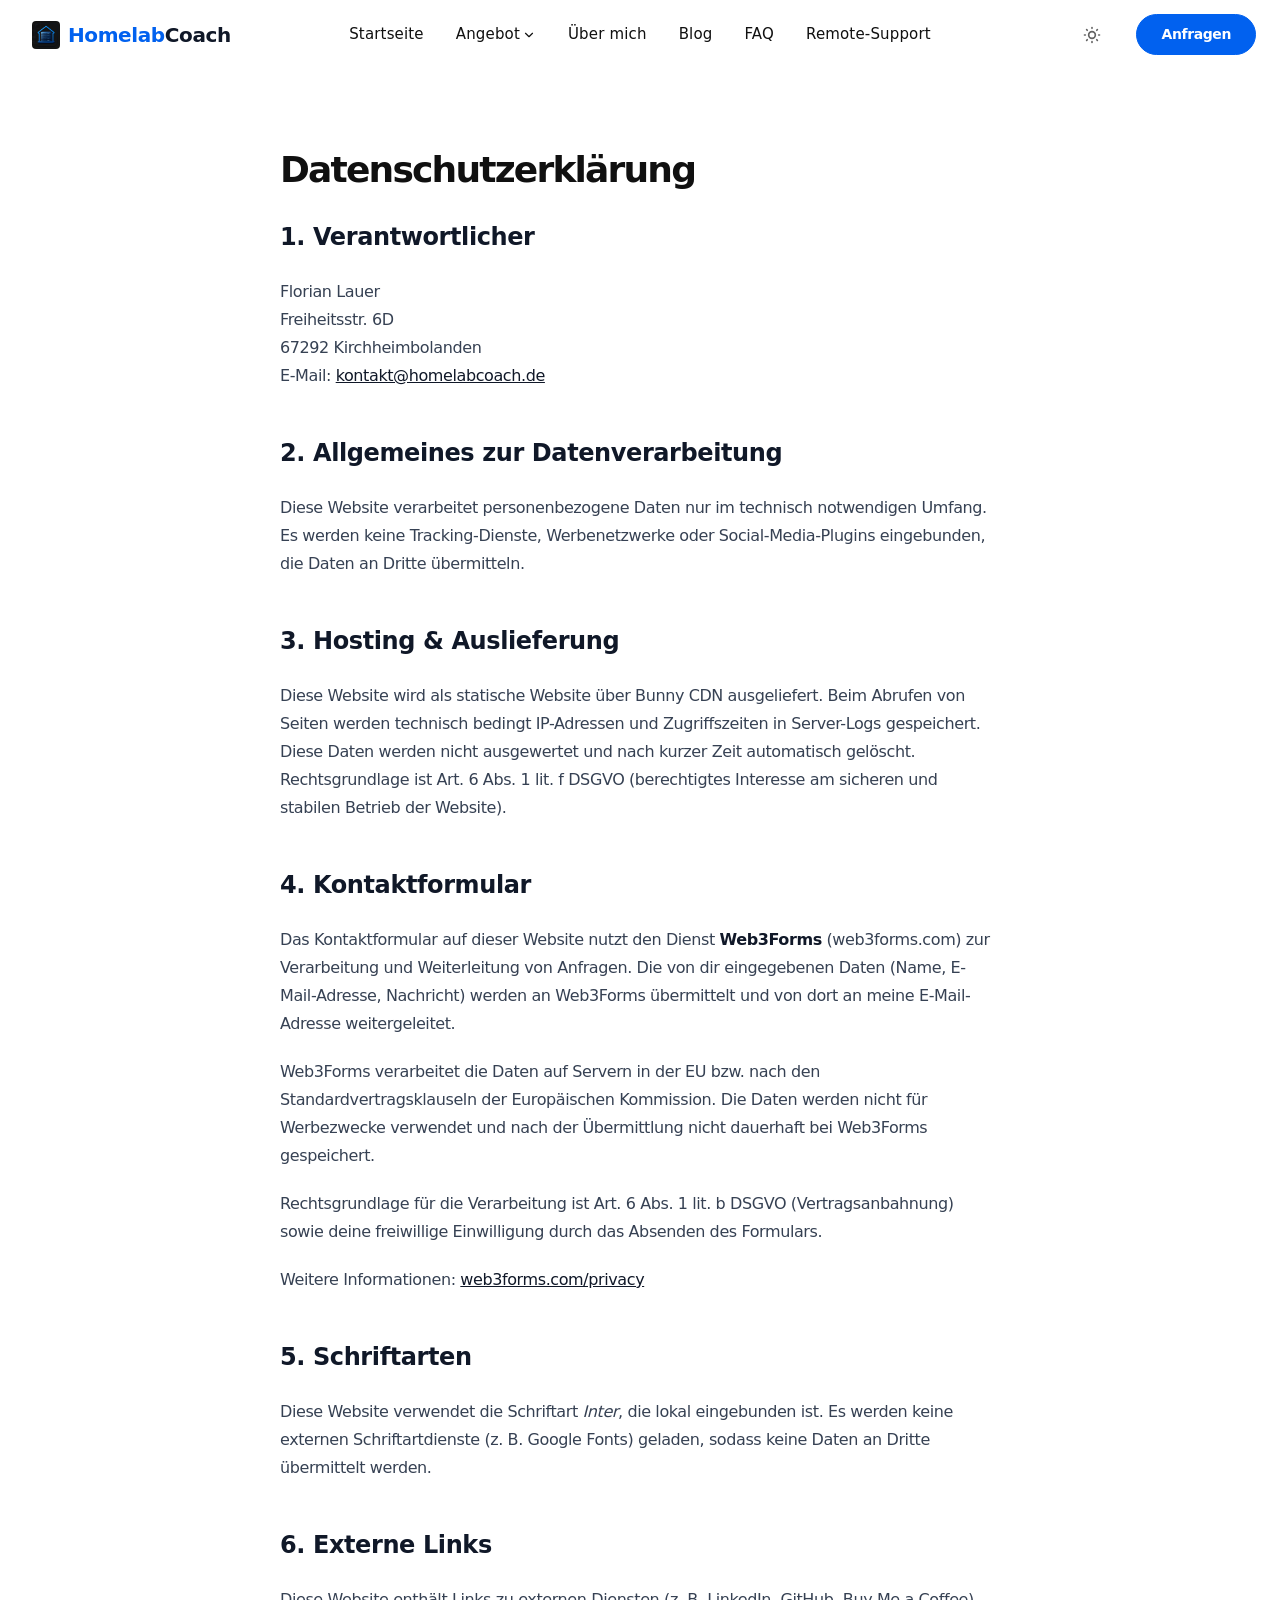
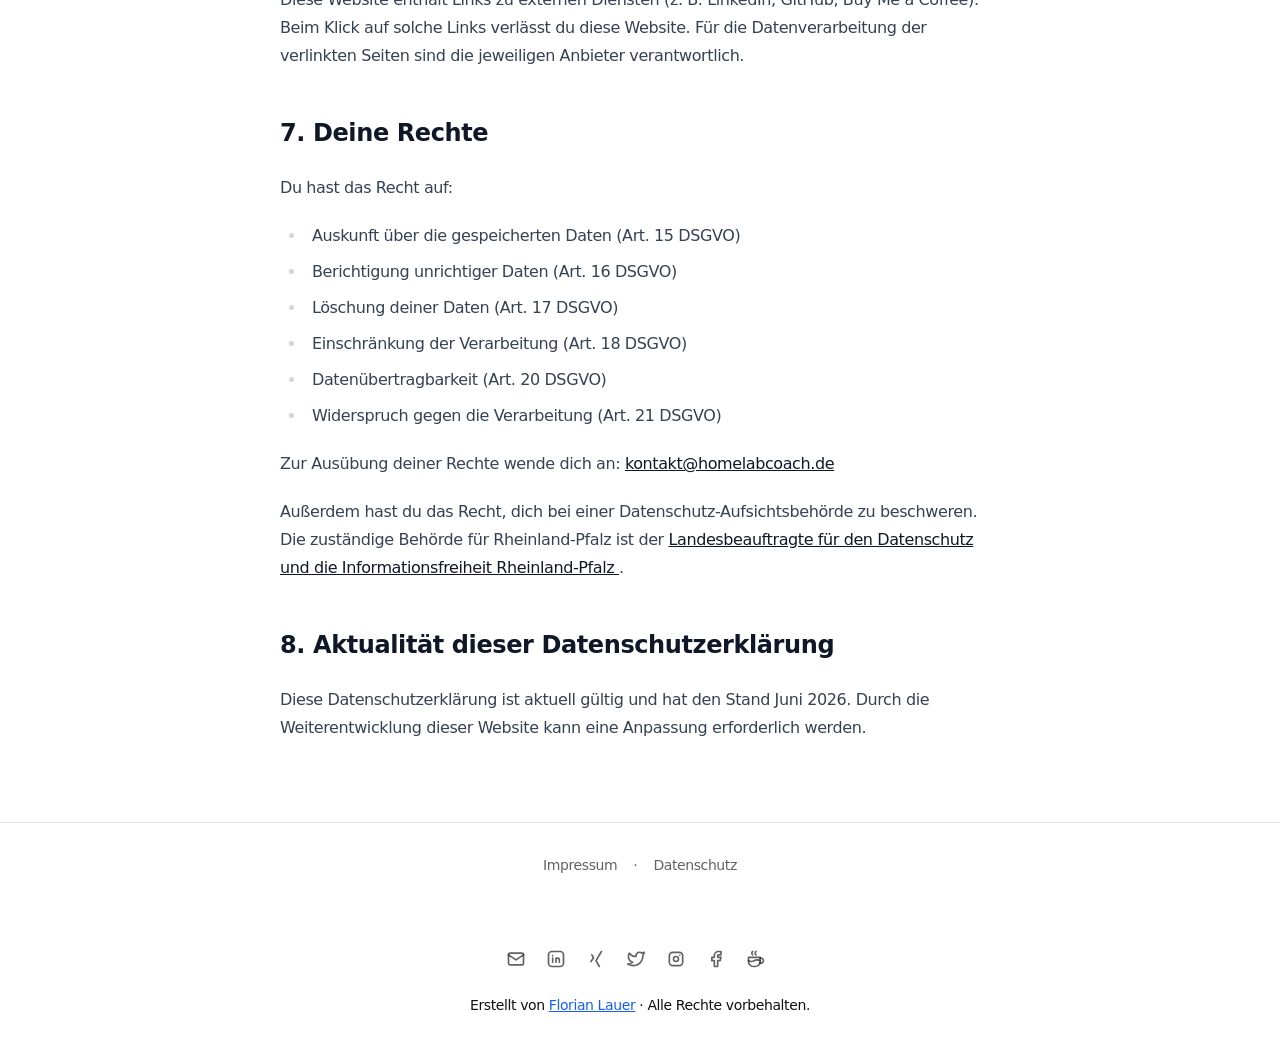
<file: datenschutz/index.html>
<!DOCTYPE html><html class="2xl:text-[20px]" dir="ltr" lang="de"><head><meta charset="UTF-8"><meta content="width=device-width,initial-scale=1" name="viewport"><link href="/sitemap-index.xml" rel="sitemap"><link href="/_astro/favicon.CJxsGUAt.ico" rel="shortcut icon"><link href="/_astro/favicon-16x16.CSAhz76q.png" rel="icon" sizes="16x16" type="image/png"><link href="/_astro/favicon-32x32.DuU3NMEa.png" rel="icon" sizes="32x32" type="image/png"><link href="/_astro/apple-touch-icon.D4v0y09u.png" rel="apple-touch-icon" sizes="180x180"><link href="/_astro/android-chrome-192x192.DsOP6cjH.png" rel="icon" sizes="192x192" type="image/png"><link href="/_astro/android-chrome-512x512.Z3ZbSCvE.png" rel="icon" sizes="512x512" type="image/png"><link href="/site.webmanifest" rel="manifest"><style>:root{--cc-font-family:'Inter Variable',sans-serif;--cc-modal-border-radius:1rem;--cc-btn-border-radius:9999px;--cc-bg:#ffffff;--cc-primary-color:#111827;--cc-secondary-color:#6b7280;--cc-btn-primary-bg:rgb(1 97 239);--cc-btn-primary-color:#ffffff;--cc-btn-primary-border-color:rgb(1 97 239);--cc-btn-primary-hover-bg:rgb(1 78 190);--cc-btn-primary-hover-color:#ffffff;--cc-btn-primary-hover-border-color:rgb(1 78 190);--cc-separator-border-color:#e5e7eb;--cc-footer-bg:#f9fafb;--cc-footer-border-color:#e5e7eb}#cc-main.cc--darkmode{--cc-bg:rgb(15 23 42);--cc-primary-color:rgb(229 236 246);--cc-secondary-color:rgb(148 163 184);--cc-btn-primary-bg:rgb(1 97 239);--cc-btn-primary-color:#ffffff;--cc-btn-primary-border-color:rgb(1 97 239);--cc-btn-primary-hover-bg:rgb(1 78 190);--cc-btn-primary-hover-color:#ffffff;--cc-btn-primary-hover-border-color:rgb(1 78 190);--cc-separator-border-color:rgb(255 255 255 / 8%);--cc-footer-bg:rgb(9 15 29);--cc-footer-border-color:rgb(255 255 255 / 8%);--cc-footer-color:rgb(148 163 184)}#cc-main .cm{box-shadow:0 4px 32px rgb(0 0 0 / 20%);border:1px solid var(--cc-separator-border-color)}#cc-main .cm__title{font-weight:600;font-size:1rem}#cc-main .cm__desc{font-size:.875rem;line-height:1.6}#cc-main .cm__btn{font-weight:500;font-size:.875rem}:root{--aw-font-sans:'Inter Variable';--aw-font-serif:'Inter Variable';--aw-font-heading:'Inter Variable';--aw-color-primary:rgb(1 97 239);--aw-color-secondary:rgb(1 84 207);--aw-color-accent:rgb(109 40 217);--aw-color-text-heading:rgb(0 0 0);--aw-color-text-default:rgb(16 16 16);--aw-color-text-muted:rgb(16 16 16 / 66%);--aw-color-bg-page:rgb(255 255 255);--aw-color-bg-page-dark:rgb(3 6 32)}.dark{--aw-font-sans:'Inter Variable';--aw-font-serif:'Inter Variable';--aw-font-heading:'Inter Variable';--aw-color-primary:rgb(1 97 239);--aw-color-secondary:rgb(1 84 207);--aw-color-accent:rgb(109 40 217);--aw-color-text-heading:rgb(247, 248, 248);--aw-color-text-default:rgb(229 236 246);--aw-color-text-muted:rgb(229 236 246 / 66%);--aw-color-bg-page:rgb(3 6 32)}</style><script>!function(){const e="system";function t(e){"dark"===e?document.documentElement.classList.add("dark"):document.documentElement.classList.remove("dark");const t=document.querySelectorAll("[data-aw-toggle-color-scheme] > input");t&&t.length&&t.forEach(t=>{t.checked="dark"!==e})}e&&e.endsWith(":only")||(localStorage.theme,0)?t(e.replace(":only","")):"dark"===localStorage.theme||!("theme"in localStorage)&&window.matchMedia("(prefers-color-scheme: dark)").matches?t("dark"):t("light")}()</script><title>Datenschutzerklärung — HomelabCoach</title><link href="https://www.homelabcoach.de/datenschutz" rel="canonical"><meta content="Homelab-Beratung für Privatpersonen: Planung, Einrichtung und Problemlösung für dein privates Homelab – strukturiert, verständlich und ohne unnötigen Aufwand." name="description"><meta content="noindex, nofollow" name="robots"><meta content="Datenschutzerklärung" property="og:title"><meta content="website" property="og:type"><meta content="https://www.homelabcoach.de/_astro/default.CZ816Hke_Z20CwEO.jpg" property="og:image"><meta content="https://www.homelabcoach.de/datenschutz" property="og:url"><meta content="Homelab-Beratung für Privatpersonen: Planung, Einrichtung und Problemlösung für dein privates Homelab – strukturiert, verständlich und ohne unnötigen Aufwand." property="og:description"><meta content="de" property="og:locale"><meta content="HomelabCoach" property="og:site_name"><meta content="https://www.homelabcoach.de/_astro/default.CZ816Hke_Z20CwEO.jpg" property="og:image:url"><meta content="1200" property="og:image:width"><meta content="626" property="og:image:height"><meta content="Datenschutzerklärung" property="og:image:alt"><meta content="summary_large_image" name="twitter:card"><meta content="@LauerFlorian" name="twitter:site"><meta content="@LauerFlorian" name="twitter:creator"><script data-id id="ga-init">if(document.getElementById("ga-init").dataset.id){var d=document.getElementById("ga-init").dataset.id;window.dataLayer=window.dataLayer||[],window.gtag=function(){dataLayer.push(arguments)},window.gtag("js",new Date),window.gtag("config",d)}</script><link href="https://images.unsplash.com" rel="preconnect"><script src="https://cloud.umami.is/script.js" data-website-id="8c199268-29fe-42d0-9d3a-f524d0a5fcac" defer="defer"></script><meta content="true" name="astro-view-transitions-enabled"><meta content="swap" name="astro-view-transitions-fallback"><script src="/_astro/ClientRouter.astro_astro_type_script_index_0_lang.CAqDO0tx.js" type="module"></script><link href="/_astro/Layout.Doh3WV3I.css" rel="stylesheet"><script src="/_astro/page.JYoqAuaC.js" type="module"></script></head><body class="antialiased bg-page text-default tracking-tight"><script type="module">function t(){const t=document.getElementById("cc-main");if(!t)return;const e=document.documentElement.classList.contains("dark");t.classList.toggle("cc--darkmode",e)}const c=new MutationObserver(t);c.observe(document.documentElement,{attributes:!0,attributeFilter:["class"]}),document.addEventListener("DOMContentLoaded",t)</script><header class="w-full mx-auto border-b border-gray-50/0 ease-in-out flex-none sticky top-0 transition-[opacity] z-40" data-aw-sticky-header="true" id="header"><div class="absolute inset-0"></div><div class="w-full mx-auto max-w-7xl md:grid md:grid-cols-3 md:items-center md:px-6 px-3 py-3 relative text-default"><div class="flex justify-between"><a href="/" class="items-center flex"><span class="items-center flex whitespace-nowrap gap-2 ml-2 rtl:ml-0 rtl:mr-2"><img alt="HomelabCoach Logo" class="h-7 rounded-sm w-7" src="/_astro/android-chrome-192x192.DsOP6cjH.png"> <span class="font-bold md:text-xl text-2xl"><span class="text-primary">Homelab</span><span class="dark:text-white text-gray-900">Coach</span></span></span></a><div class="items-center flex md:hidden"><button class="items-center flex flex-col cursor-pointer group h-12 justify-center rounded w-12" type="button" aria-label="Toggle Menu" data-aw-toggle-menu><span class="sr-only">Toggle Menu</span> <span class="transition bg-black dark:bg-white duration-200 ease h-0.5 my-1 opacity-80 rounded-full transform w-6 group-[.expanded]:rotate-45 group-[.expanded]:translate-y-2.5" aria-hidden="true"></span> <span class="transition bg-black dark:bg-white duration-200 ease h-0.5 my-1 opacity-80 rounded-full transform w-6 group-[.expanded]:opacity-0" aria-hidden="true"></span> <span class="transition bg-black dark:bg-white duration-200 ease h-0.5 my-1 opacity-80 rounded-full transform w-6 group-[.expanded]:-rotate-45 group-[.expanded]:-translate-y-2.5" aria-hidden="true"></span></button></div></div><nav aria-label="Main navigation" class="items-center md:w-auto w-full hidden md:flex md:justify-self-center md:mx-5 md:overflow-visible overflow-x-hidden overflow-y-auto text-default"><ul class="flex flex-col font-medium md:flex-row md:justify-center md:self-center md:text-[0.9375rem] md:w-auto text-xl tracking-[0.01rem] w-full"><li class><a href="/" class="items-center flex whitespace-nowrap dark:hover:text-white hover:text-link px-4 py-3">Startseite</a></li><li class="dropdown"><button class="items-center flex whitespace-nowrap dark:hover:text-white hover:text-link px-4 py-3" type="button">Angebot <svg class="rtl:ml-0 h-3.5 hidden md:inline ml-0.5 rtl:mr-0.5 w-3.5" data-icon="tabler:chevron-down" height="1em" width="1em"><symbol id="ai:tabler:chevron-down" viewBox="0 0 24 24"><path d="m6 9l6 6l6-6" fill="none" stroke="currentColor" stroke-linecap="round" stroke-linejoin="round" stroke-width="2"/></symbol><use href="#ai:tabler:chevron-down"></use></svg></button><ul class="dark:md:bg-dark drop-shadow-xl dropdown-menu font-medium md:absolute md:backdrop-blur-md md:bg-white/90 md:hidden md:min-w-[200px] md:pl-0 pl-4 rounded"><li><a href="/#fuer-wen" class="dark:hover:bg-gray-700 block dark:hover:text-white first:rounded-t hover:text-link last:rounded-b md:hover:bg-gray-100 px-5 py-2 whitespace-no-wrap">Für wen?</a></li><li><a href="/#leistungen" class="dark:hover:bg-gray-700 block dark:hover:text-white first:rounded-t hover:text-link last:rounded-b md:hover:bg-gray-100 px-5 py-2 whitespace-no-wrap">Leistungen</a></li><li><a href="/#ablauf" class="dark:hover:bg-gray-700 block dark:hover:text-white first:rounded-t hover:text-link last:rounded-b md:hover:bg-gray-100 px-5 py-2 whitespace-no-wrap">Ablauf</a></li></ul></li><li class><a href="/#ueber-mich" class="items-center flex whitespace-nowrap dark:hover:text-white hover:text-link px-4 py-3">Über mich</a></li><li class><a href="/#blog" class="items-center flex whitespace-nowrap dark:hover:text-white hover:text-link px-4 py-3">Blog</a></li><li class><a href="/#faq" class="items-center flex whitespace-nowrap dark:hover:text-white hover:text-link px-4 py-3">FAQ</a></li><li class><a href="/remotesupport" class="items-center flex whitespace-nowrap dark:hover:text-white hover:text-link px-4 py-3">Remote-Support</a></li></ul></nav><div class="items-center md:w-auto w-full hidden md:flex bottom-0 fixed justify-end left-0 md:justify-self-end md:mb-0 md:p-0 md:self-center md:static p-3 rtl:left-auto rtl:right-0"><div class="items-center flex justify-between md:w-auto w-full"><div class="flex"><button class="items-center dark:focus:ring-gray-700 dark:hover:bg-gray-700 dark:text-gray-400 focus:outline-none focus:ring-4 focus:ring-gray-200 hover:bg-gray-100 inline-flex p-2.5 rounded-lg text-muted text-sm" type="button" aria-label="Toggle between Dark and Light mode" data-aw-toggle-color-scheme><svg class="w-6 h-6 md:h-5 md:inline-block md:w-5" data-icon="tabler:sun" height="1em" width="1em"><symbol id="ai:tabler:sun" viewBox="0 0 24 24"><path d="M8 12a4 4 0 1 0 8 0a4 4 0 1 0-8 0m-5 0h1m8-9v1m8 8h1m-9 8v1M5.6 5.6l.7.7m12.1-.7l-.7.7m0 11.4l.7.7m-12.1-.7l-.7.7" fill="none" stroke="currentColor" stroke-linecap="round" stroke-linejoin="round" stroke-width="2"/></symbol><use href="#ai:tabler:sun"></use></svg></button></div><span class="rtl:ml-0 ml-4 rtl:mr-4"><a href="/form" class="btn-primary font-semibold md:px-6 ml-2 px-5.5 py-2.5 shadow-none text-sm w-auto">Anfragen</a></span></div></div></div></header><main><section class="md:py-20 py-16"><div class="mx-auto px-4 sm:px-6 max-w-3xl"><h1 class="dark:text-white font-bold font-heading leading-tighter mb-8 text-4xl tracking-tighter">Datenschutzerklärung</h1><div class="dark:prose-invert max-w-none prose"><h2>1. Verantwortlicher</h2><p>Florian Lauer<br>Freiheitsstr. 6D<br>67292 Kirchheimbolanden<br>E-Mail: <a href="mailto:kontakt@homelabcoach.de">kontakt@homelabcoach.de</a></p><h2>2. Allgemeines zur Datenverarbeitung</h2><p>Diese Website verarbeitet personenbezogene Daten nur im technisch notwendigen Umfang. Es werden keine Tracking-Dienste, Werbenetzwerke oder Social-Media-Plugins eingebunden, die Daten an Dritte übermitteln.</p><h2>3. Hosting & Auslieferung</h2><p>Diese Website wird als statische Website über Bunny CDN ausgeliefert. Beim Abrufen von Seiten werden technisch bedingt IP-Adressen und Zugriffszeiten in Server-Logs gespeichert. Diese Daten werden nicht ausgewertet und nach kurzer Zeit automatisch gelöscht. Rechtsgrundlage ist Art. 6 Abs. 1 lit. f DSGVO (berechtigtes Interesse am sicheren und stabilen Betrieb der Website).</p><h2>4. Kontaktformular</h2><p>Das Kontaktformular auf dieser Website nutzt den Dienst <strong>Web3Forms</strong> (web3forms.com) zur Verarbeitung und Weiterleitung von Anfragen. Die von dir eingegebenen Daten (Name, E-Mail-Adresse, Nachricht) werden an Web3Forms übermittelt und von dort an meine E-Mail-Adresse weitergeleitet.</p><p>Web3Forms verarbeitet die Daten auf Servern in der EU bzw. nach den Standardvertragsklauseln der Europäischen Kommission. Die Daten werden nicht für Werbezwecke verwendet und nach der Übermittlung nicht dauerhaft bei Web3Forms gespeichert.</p><p>Rechtsgrundlage für die Verarbeitung ist Art. 6 Abs. 1 lit. b DSGVO (Vertragsanbahnung) sowie deine freiwillige Einwilligung durch das Absenden des Formulars.</p><p>Weitere Informationen: <a href="https://web3forms.com/privacy" rel="noopener" target="_blank">web3forms.com/privacy</a></p><h2>5. Schriftarten</h2><p>Diese Website verwendet die Schriftart <em>Inter</em>, die lokal eingebunden ist. Es werden keine externen Schriftartdienste (z. B. Google Fonts) geladen, sodass keine Daten an Dritte übermittelt werden.</p><h2>6. Externe Links</h2><p>Diese Website enthält Links zu externen Diensten (z. B. LinkedIn, GitHub, Buy Me a Coffee). Beim Klick auf solche Links verlässt du diese Website. Für die Datenverarbeitung der verlinkten Seiten sind die jeweiligen Anbieter verantwortlich.</p><h2>7. Deine Rechte</h2><p>Du hast das Recht auf:</p><ul><li>Auskunft über die gespeicherten Daten (Art. 15 DSGVO)</li><li>Berichtigung unrichtiger Daten (Art. 16 DSGVO)</li><li>Löschung deiner Daten (Art. 17 DSGVO)</li><li>Einschränkung der Verarbeitung (Art. 18 DSGVO)</li><li>Datenübertragbarkeit (Art. 20 DSGVO)</li><li>Widerspruch gegen die Verarbeitung (Art. 21 DSGVO)</li></ul><p>Zur Ausübung deiner Rechte wende dich an: <a href="mailto:kontakt@homelabcoach.de">kontakt@homelabcoach.de</a></p><p>Außerdem hast du das Recht, dich bei einer Datenschutz-Aufsichtsbehörde zu beschweren. Die zuständige Behörde für Rheinland-Pfalz ist der <a href="https://www.datenschutz.rlp.de" rel="noopener" target="_blank">Landesbeauftragte für den Datenschutz und die Informationsfreiheit Rheinland-Pfalz </a>.</p><h2>8. Aktualität dieser Datenschutzerklärung</h2><p>Diese Datenschutzerklärung ist aktuell gültig und hat den Stand Juni 2026. Durch die Weiterentwicklung dieser Website kann eine Anpassung erforderlich werden.</p></div></div></section></main><footer class="border-gray-200 border-t dark:border-slate-800 not-prose relative"><div class="absolute inset-0 dark:bg-dark pointer-events-none" aria-hidden="true"></div><div class="mx-auto max-w-7xl relative dark:text-slate-300 intersect-no-queue intersect-once intersect-quarter motion-safe:md:intersect:animate-fade motion-safe:md:opacity-0 px-4 sm:px-6"><div class="flex gap-4 justify-center py-8 text-sm"><a href="/impressum" class="transition dark:text-gray-400 duration-150 ease-in-out hover:text-gray-700 hover:underline text-muted">Impressum</a> <span class="text-muted">·</span><a href="/datenschutz" class="transition dark:text-gray-400 duration-150 ease-in-out hover:text-gray-700 hover:underline text-muted">Datenschutz</a></div><div class="items-center flex flex-col gap-4 md:py-8 py-6"><ul class="flex -ml-2"><li><a href="mailto:kontakt@homelabcoach.de" class="items-center dark:focus:ring-gray-700 dark:hover:bg-gray-700 dark:text-gray-400 focus:outline-none focus:ring-4 focus:ring-gray-200 hover:bg-gray-100 inline-flex p-2.5 rounded-lg text-muted text-sm" aria-label="E-Mail"><svg class="h-5 w-5" data-icon="tabler:mail" height="1em" width="1em"><symbol id="ai:tabler:mail" viewBox="0 0 24 24"><g fill="none" stroke="currentColor" stroke-linecap="round" stroke-linejoin="round" stroke-width="2"><path d="M3 7a2 2 0 0 1 2-2h14a2 2 0 0 1 2 2v10a2 2 0 0 1-2 2H5a2 2 0 0 1-2-2z"/><path d="m3 7l9 6l9-6"/></g></symbol><use href="#ai:tabler:mail"></use></svg></a></li><li><a href="https://www.linkedin.com/in/florian-lauer-549368309/" class="items-center dark:focus:ring-gray-700 dark:hover:bg-gray-700 dark:text-gray-400 focus:outline-none focus:ring-4 focus:ring-gray-200 hover:bg-gray-100 inline-flex p-2.5 rounded-lg text-muted text-sm" aria-label="LinkedIn"><svg class="h-5 w-5" data-icon="tabler:brand-linkedin" height="1em" width="1em"><symbol id="ai:tabler:brand-linkedin" viewBox="0 0 24 24"><g fill="none" stroke="currentColor" stroke-linecap="round" stroke-linejoin="round" stroke-width="2"><path d="M8 11v5m0-8v.01M12 16v-5m4 5v-3a2 2 0 1 0-4 0"/><path d="M3 7a4 4 0 0 1 4-4h10a4 4 0 0 1 4 4v10a4 4 0 0 1-4 4H7a4 4 0 0 1-4-4z"/></g></symbol><use href="#ai:tabler:brand-linkedin"></use></svg></a></li><li><a href="https://www.xing.com/profile/Florian_Lauer5" class="items-center dark:focus:ring-gray-700 dark:hover:bg-gray-700 dark:text-gray-400 focus:outline-none focus:ring-4 focus:ring-gray-200 hover:bg-gray-100 inline-flex p-2.5 rounded-lg text-muted text-sm" aria-label="XING"><svg class="h-5 w-5" data-icon="tabler:brand-xing" height="1em" width="1em"><symbol id="ai:tabler:brand-xing" viewBox="0 0 24 24"><path d="m16 21l-4-7l6.5-11M7 7l2 3.5L6 15" fill="none" stroke="currentColor" stroke-linecap="round" stroke-linejoin="round" stroke-width="2"/></symbol><use href="#ai:tabler:brand-xing"></use></svg></a></li><li><a href="https://twitter.com/LauerFlorian" class="items-center dark:focus:ring-gray-700 dark:hover:bg-gray-700 dark:text-gray-400 focus:outline-none focus:ring-4 focus:ring-gray-200 hover:bg-gray-100 inline-flex p-2.5 rounded-lg text-muted text-sm" aria-label="Twitter"><svg class="h-5 w-5" data-icon="tabler:brand-twitter" height="1em" width="1em"><symbol id="ai:tabler:brand-twitter" viewBox="0 0 24 24"><path d="M22 4.01c-1 .49-1.98.689-3 .99c-1.121-1.265-2.783-1.335-4.38-.737S11.977 6.323 12 8v1c-3.245.083-6.135-1.395-8-4c0 0-4.182 7.433 4 11c-1.872 1.247-3.739 2.088-6 2c3.308 1.803 6.913 2.423 10.034 1.517c3.58-1.04 6.522-3.723 7.651-7.742a13.8 13.8 0 0 0 .497-3.753c0-.249 1.51-2.772 1.818-4.013z" fill="none" stroke="currentColor" stroke-linecap="round" stroke-linejoin="round" stroke-width="2"/></symbol><use href="#ai:tabler:brand-twitter"></use></svg></a></li><li><a href="https://www.instagram.com/flo_lauer/" class="items-center dark:focus:ring-gray-700 dark:hover:bg-gray-700 dark:text-gray-400 focus:outline-none focus:ring-4 focus:ring-gray-200 hover:bg-gray-100 inline-flex p-2.5 rounded-lg text-muted text-sm" aria-label="Instagram"><svg class="h-5 w-5" data-icon="tabler:brand-instagram" height="1em" width="1em"><symbol id="ai:tabler:brand-instagram" viewBox="0 0 24 24"><g fill="none" stroke="currentColor" stroke-linecap="round" stroke-linejoin="round" stroke-width="2"><path d="M4 8a4 4 0 0 1 4-4h8a4 4 0 0 1 4 4v8a4 4 0 0 1-4 4H8a4 4 0 0 1-4-4z"/><path d="M9 12a3 3 0 1 0 6 0a3 3 0 0 0-6 0m7.5-4.5v.01"/></g></symbol><use href="#ai:tabler:brand-instagram"></use></svg></a></li><li><a href="https://www.facebook.com/Flo.Lauer/" class="items-center dark:focus:ring-gray-700 dark:hover:bg-gray-700 dark:text-gray-400 focus:outline-none focus:ring-4 focus:ring-gray-200 hover:bg-gray-100 inline-flex p-2.5 rounded-lg text-muted text-sm" aria-label="Facebook"><svg class="h-5 w-5" data-icon="tabler:brand-facebook" height="1em" width="1em"><symbol id="ai:tabler:brand-facebook" viewBox="0 0 24 24"><path d="M7 10v4h3v7h4v-7h3l1-4h-4V8a1 1 0 0 1 1-1h3V3h-3a5 5 0 0 0-5 5v2z" fill="none" stroke="currentColor" stroke-linecap="round" stroke-linejoin="round" stroke-width="2"/></symbol><use href="#ai:tabler:brand-facebook"></use></svg></a></li><li><a href="https://www.buymeacoffee.com/florianlauer" class="items-center dark:focus:ring-gray-700 dark:hover:bg-gray-700 dark:text-gray-400 focus:outline-none focus:ring-4 focus:ring-gray-200 hover:bg-gray-100 inline-flex p-2.5 rounded-lg text-muted text-sm" aria-label="Buy me a Coffee"><svg class="h-5 w-5" data-icon="tabler:coffee" height="1em" width="1em"><symbol id="ai:tabler:coffee" viewBox="0 0 24 24"><g fill="none" stroke="currentColor" stroke-linecap="round" stroke-linejoin="round" stroke-width="2"><path d="M3 14c.83.642 2.077 1.017 3.5 1c1.423.017 2.67-.358 3.5-1s2.077-1.017 3.5-1c1.423-.017 2.67.358 3.5 1M8 3a2.4 2.4 0 0 0-1 2a2.4 2.4 0 0 0 1 2m4-4a2.4 2.4 0 0 0-1 2a2.4 2.4 0 0 0 1 2"/><path d="M3 10h14v5a6 6 0 0 1-6 6H9a6 6 0 0 1-6-6z"/><path d="M16.746 16.726a3 3 0 1 0 .252-5.555"/></g></symbol><use href="#ai:tabler:coffee"></use></svg></a></li></ul><div class="dark:text-muted text-center text-sm">Erstellt von <a href="https://www.laitco.de" class="dark:text-muted text-blue-600 underline" rel="noopener" target="_blank">Florian Lauer</a> · Alle Rechte vorbehalten.</div></div></div></footer><script>!function(){const e="system";if(window.basic_script)return;function t(e){"dark"===e?document.documentElement.classList.add("dark"):document.documentElement.classList.remove("dark")}window.basic_script=!0;const a=function(){e&&e.endsWith(":only")||(localStorage.theme,0)?t(e.replace(":only","")):"dark"===localStorage.theme||!("theme"in localStorage)&&window.matchMedia("(prefers-color-scheme: dark)").matches?t("dark"):t("light")};function d(e,t,a){const d="string"==typeof e?document.querySelectorAll(e):e;d&&d.length&&d.forEach(e=>{e.addEventListener(t,t=>a(t,e),!1)})}a();const o=function(){let t=window.scrollY,a=!0;d("#header nav","click",function(){document.querySelector("[data-aw-toggle-menu]")?.classList.remove("expanded"),document.body.classList.remove("overflow-hidden"),document.getElementById("header")?.classList.remove("h-screen"),document.getElementById("header")?.classList.remove("expanded"),document.getElementById("header")?.classList.remove("bg-page"),document.querySelector("#header nav")?.classList.add("hidden"),document.querySelector("#header > div > div:last-child")?.classList.add("hidden")}),d("[data-aw-toggle-menu]","click",function(e,t){t.classList.toggle("expanded"),document.body.classList.toggle("overflow-hidden"),document.getElementById("header")?.classList.toggle("h-screen"),document.getElementById("header")?.classList.toggle("expanded"),document.getElementById("header")?.classList.toggle("bg-page"),document.querySelector("#header nav")?.classList.toggle("hidden"),document.querySelector("#header > div > div:last-child")?.classList.toggle("hidden")}),d("[data-aw-toggle-color-scheme]","click",function(){e.endsWith(":only")||(Observer.removeAnimationDelay(),document.documentElement.classList.toggle("dark"),localStorage.theme=document.documentElement.classList.contains("dark")?"dark":"light")}),d("[data-aw-social-share]","click",function(e,t){const a=t.getAttribute("data-aw-social-share"),d=encodeURIComponent(t.getAttribute("data-aw-url")),o=encodeURIComponent(t.getAttribute("data-aw-text"));let n;switch(a){case"facebook":n=`https://www.facebook.com/sharer.php?u=${d}`;break;case"twitter":n=`https://twitter.com/intent/tweet?url=${d}&text=${o}`;break;case"linkedin":n=`https://www.linkedin.com/shareArticle?mini=true&url=${d}&title=${o}`;break;case"whatsapp":n=`https://wa.me/?text=${o}%20${d}`;break;case"mail":n=`mailto:?subject=%22${o}%22&body=${o}%20${d}`;break;default:return}const c=document.createElement("a");c.target="_blank",c.href=n,c.click()});function o(){const e=document.querySelector("#header[data-aw-sticky-header]");e&&(t>60&&!e.classList.contains("scroll")?e.classList.add("scroll"):t<=60&&e.classList.contains("scroll")&&e.classList.remove("scroll"),a=!1)}window.matchMedia("(max-width: 767px)").addEventListener("change",function(){document.querySelector("[data-aw-toggle-menu]")?.classList.remove("expanded"),document.body.classList.remove("overflow-hidden"),document.getElementById("header")?.classList.remove("h-screen"),document.getElementById("header")?.classList.remove("expanded"),document.getElementById("header")?.classList.remove("bg-page"),document.querySelector("#header nav")?.classList.add("hidden"),document.querySelector("#header > div > div:last-child")?.classList.add("hidden")}),o(),d([document],"scroll",function(){t=window.scrollY,a||(window.requestAnimationFrame(()=>{o()}),a=!0)})},n=function(){document.documentElement.classList.add("motion-safe:scroll-smooth");const e=document.querySelector("[data-aw-toggle-menu]");e&&e.classList.remove("expanded"),document.body.classList.remove("overflow-hidden"),document.getElementById("header")?.classList.remove("h-screen"),document.getElementById("header")?.classList.remove("expanded"),document.querySelector("#header nav")?.classList.add("hidden")};window.onload=o,window.onpageshow=n,document.addEventListener("astro:after-swap",()=>{a(),o(),n()})}()</script><script>const Observer={observer:null,delayBetweenAnimations:100,animationCounter:0,elements:null,start(t){this.observer&&this.observer.disconnect(),this.animationCounter=0;this.elements=Array.from(document.querySelectorAll(['[class*=" intersect:"]','[class*=":intersect:"]','[class^="intersect:"]','[class="intersect"]','[class*=" intersect "]','[class^="intersect "]','[class$=" intersect"]'].join(",")));if(this.elements.forEach(t=>{var e;t.setAttribute("no-intersect",""),t._intersectionThreshold=(e=t).classList.contains("intersect-full")?.99:e.classList.contains("intersect-half")?.5:e.classList.contains("intersect-quarter")?.25:0}),t){const t=window.innerHeight;this.elements.forEach(e=>{const s=e.getBoundingClientRect();s.top<t&&s.bottom>0&&(e.removeAttribute("no-intersect"),e.setAttribute("data-animated","true"),e.style.animationDuration="0s")})}this.observer=new IntersectionObserver(t=>{t.forEach(t=>{requestAnimationFrame(()=>{const e=t.target,s=t.intersectionRatio,n=e._intersectionThreshold;if(e.classList.contains("intersect-no-queue"))t.isIntersecting?(e.removeAttribute("no-intersect"),e.classList.contains("intersect-once")&&this.observer.unobserve(e)):e.setAttribute("no-intersect","");else if(s>=n){if(!e.hasAttribute("data-animated")){e.removeAttribute("no-intersect"),e.setAttribute("data-animated","true"),e.style.animationDuration="";const t=this.animationCounter*this.delayBetweenAnimations;this.animationCounter++,e.style.transitionDelay=`${t}ms`,e.style.animationDelay=`${t}ms`,e.classList.contains("intersect-once")&&this.observer.unobserve(e)}}else e.setAttribute("no-intersect",""),e.removeAttribute("data-animated"),e.style.transitionDelay="",e.style.animationDelay="",e.style.animationDuration="",this.animationCounter=0})})},{threshold:[0,.25,.5,.99]}),this.elements.forEach(t=>{t.hasAttribute("data-animated")||this.observer.observe(t)})},removeAnimationDelay(){this.elements.forEach(t=>{"true"===t.getAttribute("data-animated")&&(t.style.transitionDelay="",t.style.animationDelay="")})}};Observer.start(!1),document.addEventListener("astro:after-swap",()=>{Observer.start(!0)})</script></body></html>
</file>
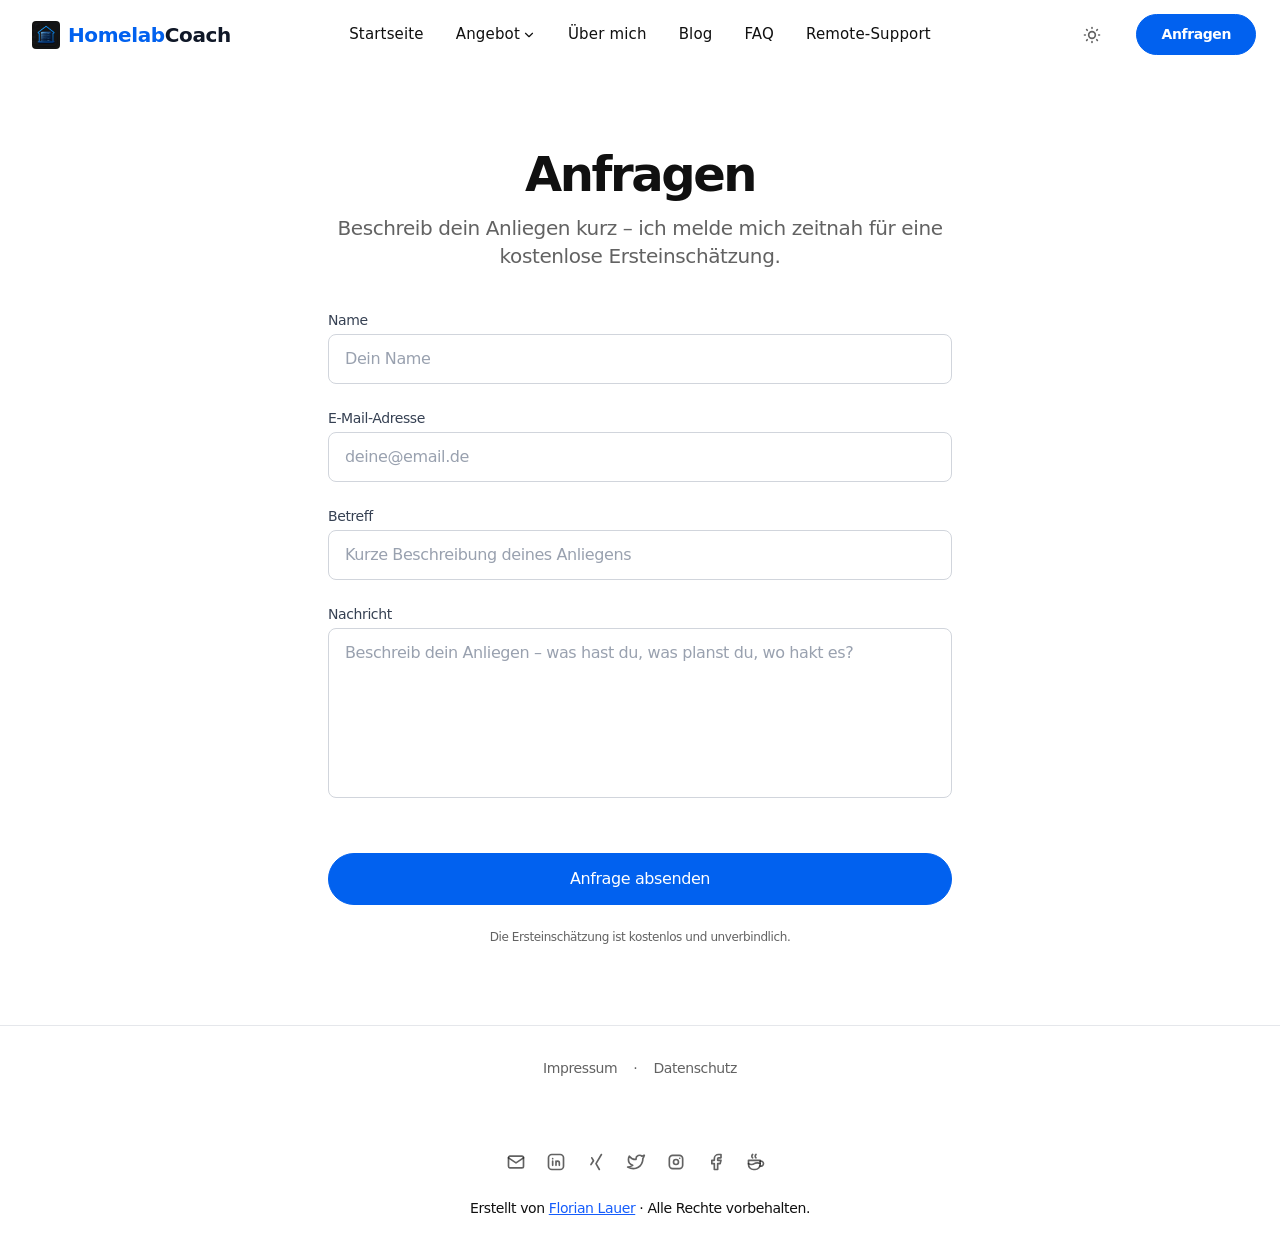
<file: form/index.html>
<!DOCTYPE html><html class="2xl:text-[20px]" dir="ltr" lang="de"><head><meta charset="UTF-8"><meta content="width=device-width,initial-scale=1" name="viewport"><link href="/sitemap-index.xml" rel="sitemap"><link href="/_astro/favicon.CJxsGUAt.ico" rel="shortcut icon"><link href="/_astro/favicon-16x16.CSAhz76q.png" rel="icon" sizes="16x16" type="image/png"><link href="/_astro/favicon-32x32.DuU3NMEa.png" rel="icon" sizes="32x32" type="image/png"><link href="/_astro/apple-touch-icon.D4v0y09u.png" rel="apple-touch-icon" sizes="180x180"><link href="/_astro/android-chrome-192x192.DsOP6cjH.png" rel="icon" sizes="192x192" type="image/png"><link href="/_astro/android-chrome-512x512.Z3ZbSCvE.png" rel="icon" sizes="512x512" type="image/png"><link href="/site.webmanifest" rel="manifest"><style>:root{--cc-font-family:'Inter Variable',sans-serif;--cc-modal-border-radius:1rem;--cc-btn-border-radius:9999px;--cc-bg:#ffffff;--cc-primary-color:#111827;--cc-secondary-color:#6b7280;--cc-btn-primary-bg:rgb(1 97 239);--cc-btn-primary-color:#ffffff;--cc-btn-primary-border-color:rgb(1 97 239);--cc-btn-primary-hover-bg:rgb(1 78 190);--cc-btn-primary-hover-color:#ffffff;--cc-btn-primary-hover-border-color:rgb(1 78 190);--cc-separator-border-color:#e5e7eb;--cc-footer-bg:#f9fafb;--cc-footer-border-color:#e5e7eb}#cc-main.cc--darkmode{--cc-bg:rgb(15 23 42);--cc-primary-color:rgb(229 236 246);--cc-secondary-color:rgb(148 163 184);--cc-btn-primary-bg:rgb(1 97 239);--cc-btn-primary-color:#ffffff;--cc-btn-primary-border-color:rgb(1 97 239);--cc-btn-primary-hover-bg:rgb(1 78 190);--cc-btn-primary-hover-color:#ffffff;--cc-btn-primary-hover-border-color:rgb(1 78 190);--cc-separator-border-color:rgb(255 255 255 / 8%);--cc-footer-bg:rgb(9 15 29);--cc-footer-border-color:rgb(255 255 255 / 8%);--cc-footer-color:rgb(148 163 184)}#cc-main .cm{box-shadow:0 4px 32px rgb(0 0 0 / 20%);border:1px solid var(--cc-separator-border-color)}#cc-main .cm__title{font-weight:600;font-size:1rem}#cc-main .cm__desc{font-size:.875rem;line-height:1.6}#cc-main .cm__btn{font-weight:500;font-size:.875rem}:root{--aw-font-sans:'Inter Variable';--aw-font-serif:'Inter Variable';--aw-font-heading:'Inter Variable';--aw-color-primary:rgb(1 97 239);--aw-color-secondary:rgb(1 84 207);--aw-color-accent:rgb(109 40 217);--aw-color-text-heading:rgb(0 0 0);--aw-color-text-default:rgb(16 16 16);--aw-color-text-muted:rgb(16 16 16 / 66%);--aw-color-bg-page:rgb(255 255 255);--aw-color-bg-page-dark:rgb(3 6 32)}.dark{--aw-font-sans:'Inter Variable';--aw-font-serif:'Inter Variable';--aw-font-heading:'Inter Variable';--aw-color-primary:rgb(1 97 239);--aw-color-secondary:rgb(1 84 207);--aw-color-accent:rgb(109 40 217);--aw-color-text-heading:rgb(247, 248, 248);--aw-color-text-default:rgb(229 236 246);--aw-color-text-muted:rgb(229 236 246 / 66%);--aw-color-bg-page:rgb(3 6 32)}</style><script>!function(){const e="system";function t(e){"dark"===e?document.documentElement.classList.add("dark"):document.documentElement.classList.remove("dark");const t=document.querySelectorAll("[data-aw-toggle-color-scheme] > input");t&&t.length&&t.forEach(t=>{t.checked="dark"!==e})}e&&e.endsWith(":only")||(localStorage.theme,0)?t(e.replace(":only","")):"dark"===localStorage.theme||!("theme"in localStorage)&&window.matchMedia("(prefers-color-scheme: dark)").matches?t("dark"):t("light")}()</script><title>Anfragen — HomelabCoach</title><link href="https://www.homelabcoach.de/form" rel="canonical"><meta content="Kostenlose Ersteinschätzung anfragen – beschreib dein Homelab-Anliegen und ich melde mich zeitnah." name="description"><meta content="noindex, nofollow" name="robots"><meta content="Anfragen" property="og:title"><meta content="website" property="og:type"><meta content="https://www.homelabcoach.de/_astro/default.CZ816Hke_Z20CwEO.jpg" property="og:image"><meta content="https://www.homelabcoach.de/form" property="og:url"><meta content="Kostenlose Ersteinschätzung anfragen – beschreib dein Homelab-Anliegen und ich melde mich zeitnah." property="og:description"><meta content="de" property="og:locale"><meta content="HomelabCoach" property="og:site_name"><meta content="https://www.homelabcoach.de/_astro/default.CZ816Hke_Z20CwEO.jpg" property="og:image:url"><meta content="1200" property="og:image:width"><meta content="626" property="og:image:height"><meta content="Anfragen" property="og:image:alt"><meta content="summary_large_image" name="twitter:card"><meta content="@LauerFlorian" name="twitter:site"><meta content="@LauerFlorian" name="twitter:creator"><script data-id id="ga-init">if(document.getElementById("ga-init").dataset.id){var d=document.getElementById("ga-init").dataset.id;window.dataLayer=window.dataLayer||[],window.gtag=function(){dataLayer.push(arguments)},window.gtag("js",new Date),window.gtag("config",d)}</script><link href="https://images.unsplash.com" rel="preconnect"><script src="https://cloud.umami.is/script.js" defer="defer" data-website-id="8c199268-29fe-42d0-9d3a-f524d0a5fcac"></script><meta content="true" name="astro-view-transitions-enabled"><meta content="swap" name="astro-view-transitions-fallback"><script src="/_astro/ClientRouter.astro_astro_type_script_index_0_lang.CAqDO0tx.js" type="module"></script><link href="/_astro/Layout.Doh3WV3I.css" rel="stylesheet"><script src="/_astro/page.JYoqAuaC.js" type="module"></script></head><body class="antialiased bg-page text-default tracking-tight"><script type="module">function t(){const t=document.getElementById("cc-main");if(!t)return;const e=document.documentElement.classList.contains("dark");t.classList.toggle("cc--darkmode",e)}const c=new MutationObserver(t);c.observe(document.documentElement,{attributes:!0,attributeFilter:["class"]}),document.addEventListener("DOMContentLoaded",t)</script><header class="w-full mx-auto border-b border-gray-50/0 ease-in-out flex-none sticky top-0 transition-[opacity] z-40" data-aw-sticky-header="true" id="header"><div class="absolute inset-0"></div><div class="w-full py-3 max-w-7xl md:grid md:grid-cols-3 md:items-center md:px-6 mx-auto px-3 relative text-default"><div class="flex justify-between"><a class="items-center flex" href="/"><span class="items-center flex whitespace-nowrap gap-2 ml-2 rtl:ml-0 rtl:mr-2"><img alt="HomelabCoach Logo" class="h-7 rounded-sm w-7" src="/_astro/android-chrome-192x192.DsOP6cjH.png"> <span class="font-bold md:text-xl text-2xl"><span class="text-primary">Homelab</span><span class="text-gray-900 dark:text-white">Coach</span></span></span></a><div class="items-center flex md:hidden"><button class="items-center flex flex-col cursor-pointer group h-12 justify-center rounded w-12" type="button" aria-label="Toggle Menu" data-aw-toggle-menu><span class="sr-only">Toggle Menu</span> <span class="transition bg-black dark:bg-white duration-200 ease h-0.5 my-1 opacity-80 rounded-full transform w-6 group-[.expanded]:rotate-45 group-[.expanded]:translate-y-2.5" aria-hidden="true"></span> <span class="transition bg-black dark:bg-white duration-200 ease h-0.5 my-1 opacity-80 rounded-full transform w-6 group-[.expanded]:opacity-0" aria-hidden="true"></span> <span class="transition bg-black dark:bg-white duration-200 ease h-0.5 my-1 opacity-80 rounded-full transform w-6 group-[.expanded]:-rotate-45 group-[.expanded]:-translate-y-2.5" aria-hidden="true"></span></button></div></div><nav aria-label="Main navigation" class="items-center md:w-auto w-full hidden md:flex md:justify-self-center md:mx-5 md:overflow-visible overflow-x-hidden overflow-y-auto text-default"><ul class="flex flex-col font-medium md:flex-row md:justify-center md:self-center md:text-[0.9375rem] md:w-auto text-xl tracking-[0.01rem] w-full"><li class><a class="items-center flex whitespace-nowrap dark:hover:text-white hover:text-link px-4 py-3" href="/">Startseite</a></li><li class="dropdown"><button class="items-center flex whitespace-nowrap dark:hover:text-white hover:text-link px-4 py-3" type="button">Angebot <svg class="rtl:ml-0 h-3.5 hidden md:inline ml-0.5 rtl:mr-0.5 w-3.5" data-icon="tabler:chevron-down" height="1em" width="1em"><symbol id="ai:tabler:chevron-down" viewBox="0 0 24 24"><path d="m6 9l6 6l6-6" fill="none" stroke="currentColor" stroke-linecap="round" stroke-linejoin="round" stroke-width="2"/></symbol><use href="#ai:tabler:chevron-down"></use></svg></button><ul class="dark:md:bg-dark drop-shadow-xl dropdown-menu font-medium md:absolute md:backdrop-blur-md md:bg-white/90 md:hidden md:min-w-[200px] md:pl-0 pl-4 rounded"><li><a class="block dark:hover:bg-gray-700 dark:hover:text-white first:rounded-t hover:text-link last:rounded-b md:hover:bg-gray-100 px-5 py-2 whitespace-no-wrap" href="/#fuer-wen">Für wen?</a></li><li><a class="block dark:hover:bg-gray-700 dark:hover:text-white first:rounded-t hover:text-link last:rounded-b md:hover:bg-gray-100 px-5 py-2 whitespace-no-wrap" href="/#leistungen">Leistungen</a></li><li><a class="block dark:hover:bg-gray-700 dark:hover:text-white first:rounded-t hover:text-link last:rounded-b md:hover:bg-gray-100 px-5 py-2 whitespace-no-wrap" href="/#ablauf">Ablauf</a></li></ul></li><li class><a class="items-center flex whitespace-nowrap dark:hover:text-white hover:text-link px-4 py-3" href="/#ueber-mich">Über mich</a></li><li class><a class="items-center flex whitespace-nowrap dark:hover:text-white hover:text-link px-4 py-3" href="/#blog">Blog</a></li><li class><a class="items-center flex whitespace-nowrap dark:hover:text-white hover:text-link px-4 py-3" href="/#faq">FAQ</a></li><li class><a class="items-center flex whitespace-nowrap dark:hover:text-white hover:text-link px-4 py-3" href="/remotesupport">Remote-Support</a></li></ul></nav><div class="items-center md:w-auto w-full hidden md:flex bottom-0 fixed justify-end left-0 md:justify-self-end md:mb-0 md:p-0 md:self-center md:static p-3 rtl:left-auto rtl:right-0"><div class="items-center flex justify-between md:w-auto w-full"><div class="flex"><button class="items-center dark:focus:ring-gray-700 dark:hover:bg-gray-700 dark:text-gray-400 focus:outline-none focus:ring-4 focus:ring-gray-200 hover:bg-gray-100 inline-flex p-2.5 rounded-lg text-muted text-sm" type="button" aria-label="Toggle between Dark and Light mode" data-aw-toggle-color-scheme><svg class="w-6 h-6 md:h-5 md:inline-block md:w-5" data-icon="tabler:sun" height="1em" width="1em"><symbol id="ai:tabler:sun" viewBox="0 0 24 24"><path d="M8 12a4 4 0 1 0 8 0a4 4 0 1 0-8 0m-5 0h1m8-9v1m8 8h1m-9 8v1M5.6 5.6l.7.7m12.1-.7l-.7.7m0 11.4l.7.7m-12.1-.7l-.7.7" fill="none" stroke="currentColor" stroke-linecap="round" stroke-linejoin="round" stroke-width="2"/></symbol><use href="#ai:tabler:sun"></use></svg></button></div><span class="rtl:ml-0 ml-4 rtl:mr-4"><a class="text-sm btn-primary font-semibold md:px-6 ml-2 px-5.5 py-2.5 shadow-none w-auto" href="/form">Anfragen</a></span></div></div></div></header><main><section class="md:py-20 py-16"><div class="mx-auto px-4 sm:px-6 max-w-2xl"><div class="text-center mb-10"><h1 class="font-bold dark:text-white font-heading leading-tighter mb-4 md:text-5xl text-4xl tracking-tighter">Anfragen</h1><p class="dark:text-slate-400 text-muted text-xl">Beschreib dein Anliegen kurz – ich melde mich zeitnah für eine kostenlose Ersteinschätzung.</p></div><form action="https://api.web3forms.com/submit" class="space-y-6" id="contact-form" method="POST" novalidate><input name="access_key" type="hidden" value="536537a2-7c4c-4506-a99e-0fb78e5e56b0"> <input name="redirect" type="hidden" value="/thanks"> <input name="subject" type="hidden" value="Neue Anfrage über HomelabCoach"> <input name="botcheck" type="checkbox" class="hidden" style="display:none"><div><label class="text-sm block dark:text-gray-300 font-medium mb-1 text-gray-700" for="name">Name</label> <input name="name" type="text" class="w-full py-3 bg-white border border-gray-300 dark:bg-slate-800 dark:border-gray-600 dark:text-white focus:border-transparent focus:outline-none focus:ring-2 focus:ring-blue-500 placeholder-gray-400 px-4 rounded-lg text-gray-900 transition" id="name" placeholder="Dein Name" autocomplete="name"><p class="text-sm hidden text-red-500 mt-1" id="name-error">Bitte gib deinen Namen an.</p></div><div><label class="text-sm block dark:text-gray-300 font-medium mb-1 text-gray-700" for="email">E-Mail-Adresse</label> <input name="email" type="email" class="w-full py-3 bg-white border border-gray-300 dark:bg-slate-800 dark:border-gray-600 dark:text-white focus:border-transparent focus:outline-none focus:ring-2 focus:ring-blue-500 placeholder-gray-400 px-4 rounded-lg text-gray-900 transition" id="email" placeholder="deine@email.de" autocomplete="email"><p class="text-sm hidden text-red-500 mt-1" id="email-error">Bitte gib eine gültige E-Mail-Adresse an.</p></div><div><label class="text-sm block dark:text-gray-300 font-medium mb-1 text-gray-700" for="subject">Betreff</label> <input name="subject_field" type="text" class="w-full py-3 bg-white border border-gray-300 dark:bg-slate-800 dark:border-gray-600 dark:text-white focus:border-transparent focus:outline-none focus:ring-2 focus:ring-blue-500 placeholder-gray-400 px-4 rounded-lg text-gray-900 transition" id="subject" placeholder="Kurze Beschreibung deines Anliegens"></div><div><label class="text-sm block dark:text-gray-300 font-medium mb-1 text-gray-700" for="message">Nachricht</label> <textarea class="w-full py-3 bg-white border border-gray-300 dark:bg-slate-800 dark:border-gray-600 dark:text-white focus:border-transparent focus:outline-none focus:ring-2 focus:ring-blue-500 placeholder-gray-400 px-4 rounded-lg text-gray-900 transition resize-none" id="message" name="message" placeholder="Beschreib dein Anliegen – was hast du, was planst du, wo hakt es?" rows="6"></textarea><p class="text-sm hidden text-red-500 mt-1" id="message-error">Bitte beschreib dein Anliegen.</p></div><div class="items-center flex flex-col gap-2"><div class="h-captcha" data-captcha="true" data-theme="dark" id="hcaptcha-container"></div><p class="text-sm hidden text-red-500" id="captcha-error">Bitte bestätige, dass du kein Bot bist.</p></div><button class="w-full !bg-primary !border-primary !text-white btn btn-primary hover:!bg-secondary hover:!border-secondary" type="submit" id="submit-btn">Anfrage absenden</button><p class="text-center dark:text-slate-400 text-muted text-xs">Die Ersteinschätzung ist kostenlos und unverbindlich.</p></form></div></section></main><footer class="border-gray-200 border-t dark:border-slate-800 not-prose relative"><div class="absolute inset-0 dark:bg-dark pointer-events-none" aria-hidden="true"></div><div class="mx-auto max-w-7xl relative dark:text-slate-300 intersect-no-queue intersect-once intersect-quarter motion-safe:md:intersect:animate-fade motion-safe:md:opacity-0 px-4 sm:px-6"><div class="text-sm flex gap-4 justify-center py-8"><a class="transition dark:text-gray-400 duration-150 ease-in-out hover:text-gray-700 hover:underline text-muted" href="/impressum">Impressum</a> <span class="text-muted">·</span><a class="transition dark:text-gray-400 duration-150 ease-in-out hover:text-gray-700 hover:underline text-muted" href="/datenschutz">Datenschutz</a></div><div class="items-center flex flex-col gap-4 md:py-8 py-6"><ul class="flex -ml-2"><li><a class="items-center dark:focus:ring-gray-700 dark:hover:bg-gray-700 dark:text-gray-400 focus:outline-none focus:ring-4 focus:ring-gray-200 hover:bg-gray-100 inline-flex p-2.5 rounded-lg text-muted text-sm" href="mailto:kontakt@homelabcoach.de" aria-label="E-Mail"><svg class="h-5 w-5" data-icon="tabler:mail" height="1em" width="1em"><symbol id="ai:tabler:mail" viewBox="0 0 24 24"><g fill="none" stroke="currentColor" stroke-linecap="round" stroke-linejoin="round" stroke-width="2"><path d="M3 7a2 2 0 0 1 2-2h14a2 2 0 0 1 2 2v10a2 2 0 0 1-2 2H5a2 2 0 0 1-2-2z"/><path d="m3 7l9 6l9-6"/></g></symbol><use href="#ai:tabler:mail"></use></svg></a></li><li><a class="items-center dark:focus:ring-gray-700 dark:hover:bg-gray-700 dark:text-gray-400 focus:outline-none focus:ring-4 focus:ring-gray-200 hover:bg-gray-100 inline-flex p-2.5 rounded-lg text-muted text-sm" href="https://www.linkedin.com/in/florian-lauer-549368309/" aria-label="LinkedIn"><svg class="h-5 w-5" data-icon="tabler:brand-linkedin" height="1em" width="1em"><symbol id="ai:tabler:brand-linkedin" viewBox="0 0 24 24"><g fill="none" stroke="currentColor" stroke-linecap="round" stroke-linejoin="round" stroke-width="2"><path d="M8 11v5m0-8v.01M12 16v-5m4 5v-3a2 2 0 1 0-4 0"/><path d="M3 7a4 4 0 0 1 4-4h10a4 4 0 0 1 4 4v10a4 4 0 0 1-4 4H7a4 4 0 0 1-4-4z"/></g></symbol><use href="#ai:tabler:brand-linkedin"></use></svg></a></li><li><a class="items-center dark:focus:ring-gray-700 dark:hover:bg-gray-700 dark:text-gray-400 focus:outline-none focus:ring-4 focus:ring-gray-200 hover:bg-gray-100 inline-flex p-2.5 rounded-lg text-muted text-sm" href="https://www.xing.com/profile/Florian_Lauer5" aria-label="XING"><svg class="h-5 w-5" data-icon="tabler:brand-xing" height="1em" width="1em"><symbol id="ai:tabler:brand-xing" viewBox="0 0 24 24"><path d="m16 21l-4-7l6.5-11M7 7l2 3.5L6 15" fill="none" stroke="currentColor" stroke-linecap="round" stroke-linejoin="round" stroke-width="2"/></symbol><use href="#ai:tabler:brand-xing"></use></svg></a></li><li><a class="items-center dark:focus:ring-gray-700 dark:hover:bg-gray-700 dark:text-gray-400 focus:outline-none focus:ring-4 focus:ring-gray-200 hover:bg-gray-100 inline-flex p-2.5 rounded-lg text-muted text-sm" href="https://twitter.com/LauerFlorian" aria-label="Twitter"><svg class="h-5 w-5" data-icon="tabler:brand-twitter" height="1em" width="1em"><symbol id="ai:tabler:brand-twitter" viewBox="0 0 24 24"><path d="M22 4.01c-1 .49-1.98.689-3 .99c-1.121-1.265-2.783-1.335-4.38-.737S11.977 6.323 12 8v1c-3.245.083-6.135-1.395-8-4c0 0-4.182 7.433 4 11c-1.872 1.247-3.739 2.088-6 2c3.308 1.803 6.913 2.423 10.034 1.517c3.58-1.04 6.522-3.723 7.651-7.742a13.8 13.8 0 0 0 .497-3.753c0-.249 1.51-2.772 1.818-4.013z" fill="none" stroke="currentColor" stroke-linecap="round" stroke-linejoin="round" stroke-width="2"/></symbol><use href="#ai:tabler:brand-twitter"></use></svg></a></li><li><a class="items-center dark:focus:ring-gray-700 dark:hover:bg-gray-700 dark:text-gray-400 focus:outline-none focus:ring-4 focus:ring-gray-200 hover:bg-gray-100 inline-flex p-2.5 rounded-lg text-muted text-sm" href="https://www.instagram.com/flo_lauer/" aria-label="Instagram"><svg class="h-5 w-5" data-icon="tabler:brand-instagram" height="1em" width="1em"><symbol id="ai:tabler:brand-instagram" viewBox="0 0 24 24"><g fill="none" stroke="currentColor" stroke-linecap="round" stroke-linejoin="round" stroke-width="2"><path d="M4 8a4 4 0 0 1 4-4h8a4 4 0 0 1 4 4v8a4 4 0 0 1-4 4H8a4 4 0 0 1-4-4z"/><path d="M9 12a3 3 0 1 0 6 0a3 3 0 0 0-6 0m7.5-4.5v.01"/></g></symbol><use href="#ai:tabler:brand-instagram"></use></svg></a></li><li><a class="items-center dark:focus:ring-gray-700 dark:hover:bg-gray-700 dark:text-gray-400 focus:outline-none focus:ring-4 focus:ring-gray-200 hover:bg-gray-100 inline-flex p-2.5 rounded-lg text-muted text-sm" href="https://www.facebook.com/Flo.Lauer/" aria-label="Facebook"><svg class="h-5 w-5" data-icon="tabler:brand-facebook" height="1em" width="1em"><symbol id="ai:tabler:brand-facebook" viewBox="0 0 24 24"><path d="M7 10v4h3v7h4v-7h3l1-4h-4V8a1 1 0 0 1 1-1h3V3h-3a5 5 0 0 0-5 5v2z" fill="none" stroke="currentColor" stroke-linecap="round" stroke-linejoin="round" stroke-width="2"/></symbol><use href="#ai:tabler:brand-facebook"></use></svg></a></li><li><a class="items-center dark:focus:ring-gray-700 dark:hover:bg-gray-700 dark:text-gray-400 focus:outline-none focus:ring-4 focus:ring-gray-200 hover:bg-gray-100 inline-flex p-2.5 rounded-lg text-muted text-sm" href="https://www.buymeacoffee.com/florianlauer" aria-label="Buy me a Coffee"><svg class="h-5 w-5" data-icon="tabler:coffee" height="1em" width="1em"><symbol id="ai:tabler:coffee" viewBox="0 0 24 24"><g fill="none" stroke="currentColor" stroke-linecap="round" stroke-linejoin="round" stroke-width="2"><path d="M3 14c.83.642 2.077 1.017 3.5 1c1.423.017 2.67-.358 3.5-1s2.077-1.017 3.5-1c1.423-.017 2.67.358 3.5 1M8 3a2.4 2.4 0 0 0-1 2a2.4 2.4 0 0 0 1 2m4-4a2.4 2.4 0 0 0-1 2a2.4 2.4 0 0 0 1 2"/><path d="M3 10h14v5a6 6 0 0 1-6 6H9a6 6 0 0 1-6-6z"/><path d="M16.746 16.726a3 3 0 1 0 .252-5.555"/></g></symbol><use href="#ai:tabler:coffee"></use></svg></a></li></ul><div class="text-sm dark:text-muted text-center">Erstellt von <a class="text-blue-600 dark:text-muted underline" href="https://www.laitco.de" rel="noopener" target="_blank">Florian Lauer</a> · Alle Rechte vorbehalten.</div></div></div></footer><script>!function(){const e="system";if(window.basic_script)return;function t(e){"dark"===e?document.documentElement.classList.add("dark"):document.documentElement.classList.remove("dark")}window.basic_script=!0;const a=function(){e&&e.endsWith(":only")||(localStorage.theme,0)?t(e.replace(":only","")):"dark"===localStorage.theme||!("theme"in localStorage)&&window.matchMedia("(prefers-color-scheme: dark)").matches?t("dark"):t("light")};function d(e,t,a){const d="string"==typeof e?document.querySelectorAll(e):e;d&&d.length&&d.forEach(e=>{e.addEventListener(t,t=>a(t,e),!1)})}a();const o=function(){let t=window.scrollY,a=!0;d("#header nav","click",function(){document.querySelector("[data-aw-toggle-menu]")?.classList.remove("expanded"),document.body.classList.remove("overflow-hidden"),document.getElementById("header")?.classList.remove("h-screen"),document.getElementById("header")?.classList.remove("expanded"),document.getElementById("header")?.classList.remove("bg-page"),document.querySelector("#header nav")?.classList.add("hidden"),document.querySelector("#header > div > div:last-child")?.classList.add("hidden")}),d("[data-aw-toggle-menu]","click",function(e,t){t.classList.toggle("expanded"),document.body.classList.toggle("overflow-hidden"),document.getElementById("header")?.classList.toggle("h-screen"),document.getElementById("header")?.classList.toggle("expanded"),document.getElementById("header")?.classList.toggle("bg-page"),document.querySelector("#header nav")?.classList.toggle("hidden"),document.querySelector("#header > div > div:last-child")?.classList.toggle("hidden")}),d("[data-aw-toggle-color-scheme]","click",function(){e.endsWith(":only")||(Observer.removeAnimationDelay(),document.documentElement.classList.toggle("dark"),localStorage.theme=document.documentElement.classList.contains("dark")?"dark":"light")}),d("[data-aw-social-share]","click",function(e,t){const a=t.getAttribute("data-aw-social-share"),d=encodeURIComponent(t.getAttribute("data-aw-url")),o=encodeURIComponent(t.getAttribute("data-aw-text"));let n;switch(a){case"facebook":n=`https://www.facebook.com/sharer.php?u=${d}`;break;case"twitter":n=`https://twitter.com/intent/tweet?url=${d}&text=${o}`;break;case"linkedin":n=`https://www.linkedin.com/shareArticle?mini=true&url=${d}&title=${o}`;break;case"whatsapp":n=`https://wa.me/?text=${o}%20${d}`;break;case"mail":n=`mailto:?subject=%22${o}%22&body=${o}%20${d}`;break;default:return}const c=document.createElement("a");c.target="_blank",c.href=n,c.click()});function o(){const e=document.querySelector("#header[data-aw-sticky-header]");e&&(t>60&&!e.classList.contains("scroll")?e.classList.add("scroll"):t<=60&&e.classList.contains("scroll")&&e.classList.remove("scroll"),a=!1)}window.matchMedia("(max-width: 767px)").addEventListener("change",function(){document.querySelector("[data-aw-toggle-menu]")?.classList.remove("expanded"),document.body.classList.remove("overflow-hidden"),document.getElementById("header")?.classList.remove("h-screen"),document.getElementById("header")?.classList.remove("expanded"),document.getElementById("header")?.classList.remove("bg-page"),document.querySelector("#header nav")?.classList.add("hidden"),document.querySelector("#header > div > div:last-child")?.classList.add("hidden")}),o(),d([document],"scroll",function(){t=window.scrollY,a||(window.requestAnimationFrame(()=>{o()}),a=!0)})},n=function(){document.documentElement.classList.add("motion-safe:scroll-smooth");const e=document.querySelector("[data-aw-toggle-menu]");e&&e.classList.remove("expanded"),document.body.classList.remove("overflow-hidden"),document.getElementById("header")?.classList.remove("h-screen"),document.getElementById("header")?.classList.remove("expanded"),document.querySelector("#header nav")?.classList.add("hidden")};window.onload=o,window.onpageshow=n,document.addEventListener("astro:after-swap",()=>{a(),o(),n()})}()</script><script>const Observer={observer:null,delayBetweenAnimations:100,animationCounter:0,elements:null,start(t){this.observer&&this.observer.disconnect(),this.animationCounter=0;this.elements=Array.from(document.querySelectorAll(['[class*=" intersect:"]','[class*=":intersect:"]','[class^="intersect:"]','[class="intersect"]','[class*=" intersect "]','[class^="intersect "]','[class$=" intersect"]'].join(",")));if(this.elements.forEach(t=>{var e;t.setAttribute("no-intersect",""),t._intersectionThreshold=(e=t).classList.contains("intersect-full")?.99:e.classList.contains("intersect-half")?.5:e.classList.contains("intersect-quarter")?.25:0}),t){const t=window.innerHeight;this.elements.forEach(e=>{const s=e.getBoundingClientRect();s.top<t&&s.bottom>0&&(e.removeAttribute("no-intersect"),e.setAttribute("data-animated","true"),e.style.animationDuration="0s")})}this.observer=new IntersectionObserver(t=>{t.forEach(t=>{requestAnimationFrame(()=>{const e=t.target,s=t.intersectionRatio,n=e._intersectionThreshold;if(e.classList.contains("intersect-no-queue"))t.isIntersecting?(e.removeAttribute("no-intersect"),e.classList.contains("intersect-once")&&this.observer.unobserve(e)):e.setAttribute("no-intersect","");else if(s>=n){if(!e.hasAttribute("data-animated")){e.removeAttribute("no-intersect"),e.setAttribute("data-animated","true"),e.style.animationDuration="";const t=this.animationCounter*this.delayBetweenAnimations;this.animationCounter++,e.style.transitionDelay=`${t}ms`,e.style.animationDelay=`${t}ms`,e.classList.contains("intersect-once")&&this.observer.unobserve(e)}}else e.setAttribute("no-intersect",""),e.removeAttribute("data-animated"),e.style.transitionDelay="",e.style.animationDelay="",e.style.animationDuration="",this.animationCounter=0})})},{threshold:[0,.25,.5,.99]}),this.elements.forEach(t=>{t.hasAttribute("data-animated")||this.observer.observe(t)})},removeAnimationDelay(){this.elements.forEach(t=>{"true"===t.getAttribute("data-animated")&&(t.style.transitionDelay="",t.style.animationDelay="")})}};Observer.start(!1),document.addEventListener("astro:after-swap",()=>{Observer.start(!0)})</script></body></html><script src="https://web3forms.com/client/script.js" defer="defer" async></script><script type="module">function f(){return document.documentElement.classList.contains("dark")||window.matchMedia("(prefers-color-scheme: dark)").matches}function i(){const e=document.getElementById("hcaptcha-container");e&&e.setAttribute("data-theme",f()?"dark":"light")}i();const h=new MutationObserver(()=>i());h.observe(document.documentElement,{attributes:!0,attributeFilter:["class"]}),window.matchMedia("(prefers-color-scheme: dark)").addEventListener("change",i);const u=document.getElementById("contact-form");function a(e,t){const r=document.getElementById(e);r&&r.classList.toggle("hidden",!t)}function d(e,t){const r=document.getElementById(e);r&&(t?(r.classList.add("border-red-500","focus:ring-red-500"),r.classList.remove("border-gray-300","dark:border-gray-600","focus:ring-blue-500")):(r.classList.remove("border-red-500","focus:ring-red-500"),r.classList.add("border-gray-300","dark:border-gray-600","focus:ring-blue-500")))}u?.addEventListener("submit",e=>{e.preventDefault();const t=document.getElementById("name").value.trim(),r=document.getElementById("email").value.trim(),n=document.getElementById("message").value.trim(),s=document.querySelector('[name="h-captcha-response"]')?.value;let o=!0;const c=0===t.length;a("name-error",c),d("name",c),c&&(o=!1);const m=!/^[^\s@]+@[^\s@]+\.[^\s@]+$/.test(r);a("email-error",m),d("email",m),m&&(o=!1);const i=0===n.length;a("message-error",i),d("message",i),i&&(o=!1);const l=!s||0===s.length;a("captcha-error",l),l&&(o=!1),o&&u.submit()})</script>
</file>
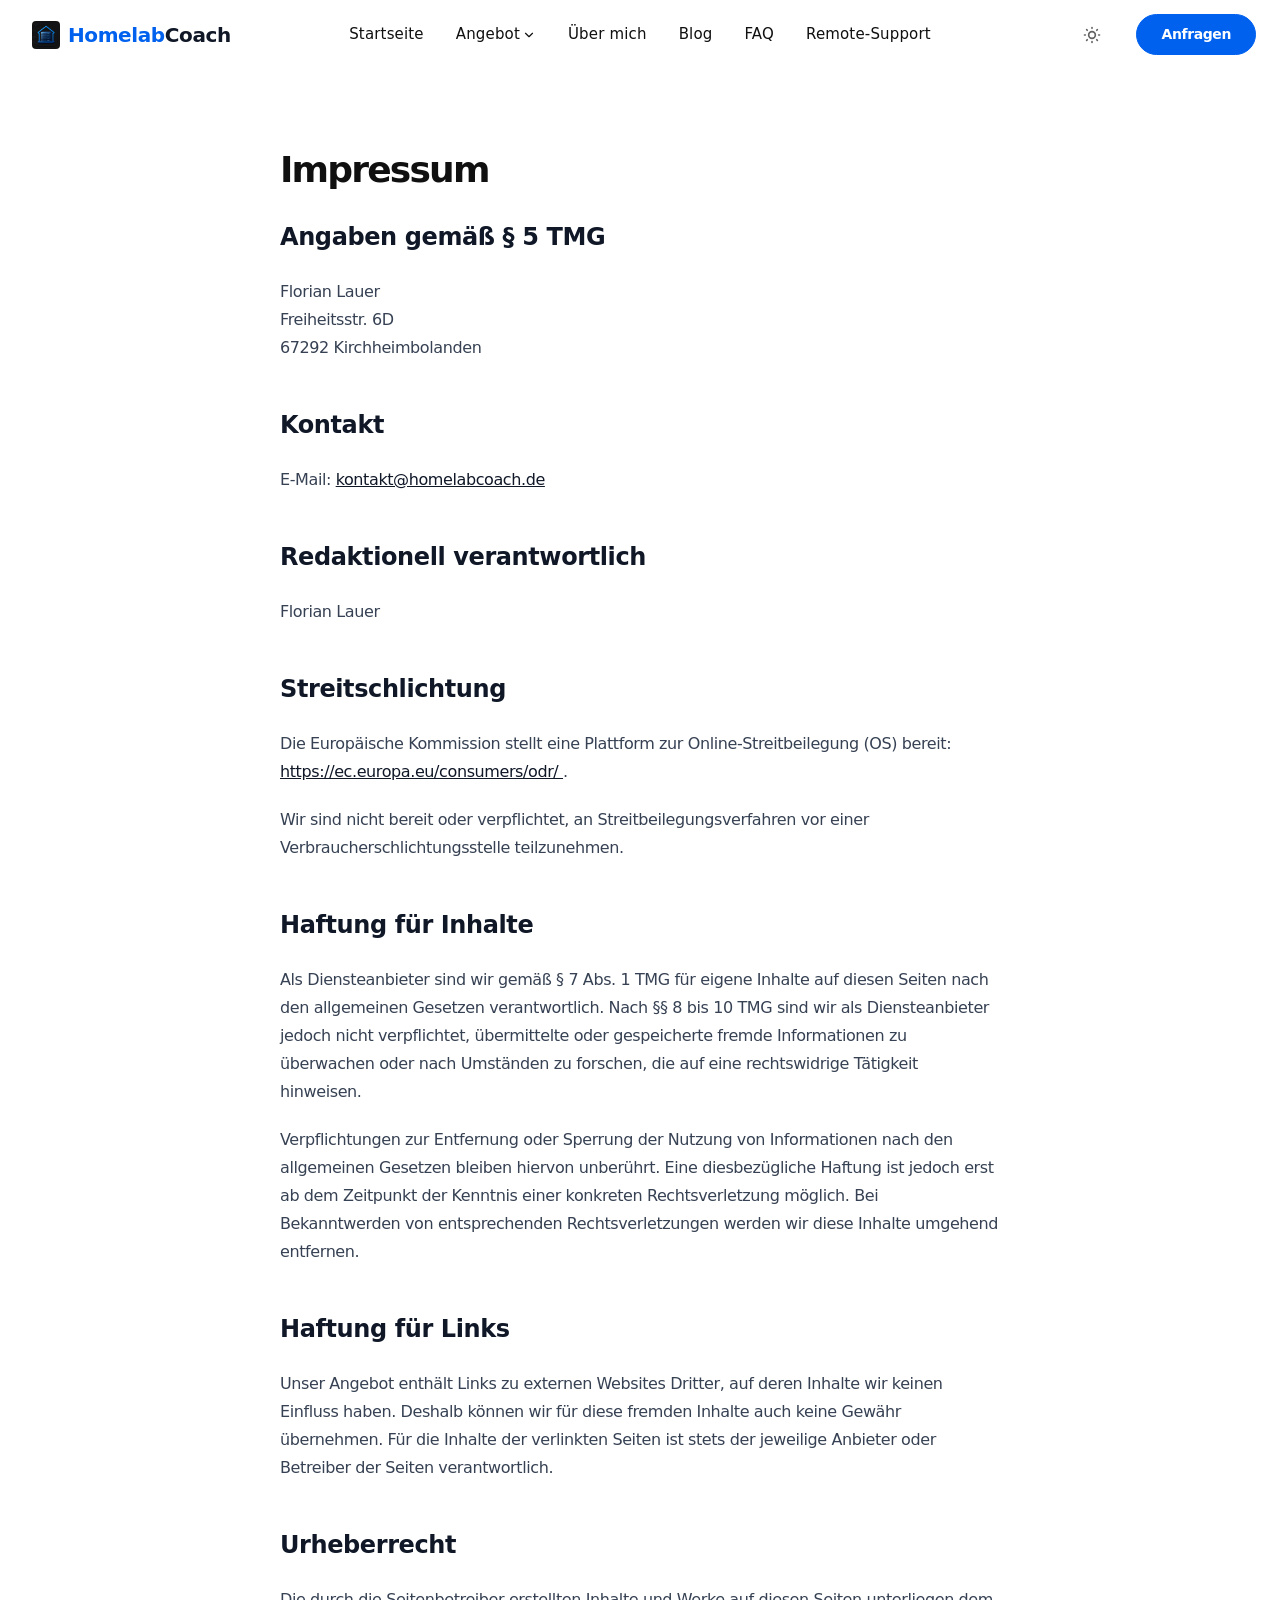
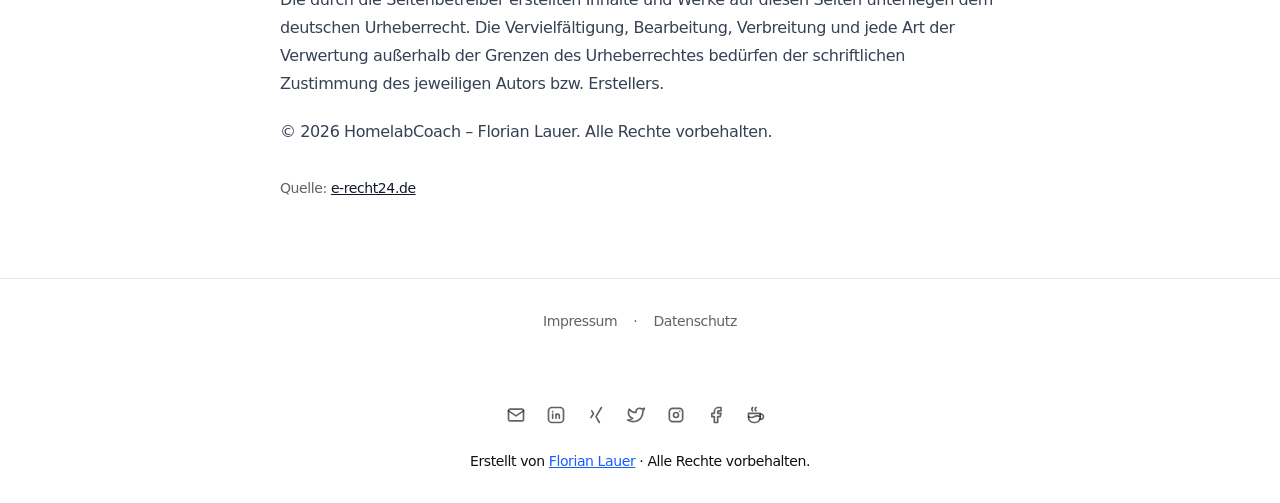
<file: impressum/index.html>
<!DOCTYPE html><html class="2xl:text-[20px]" dir="ltr" lang="de"><head><meta charset="UTF-8"><meta content="width=device-width,initial-scale=1" name="viewport"><link href="/sitemap-index.xml" rel="sitemap"><link href="/_astro/favicon.CJxsGUAt.ico" rel="shortcut icon"><link href="/_astro/favicon-16x16.CSAhz76q.png" rel="icon" sizes="16x16" type="image/png"><link href="/_astro/favicon-32x32.DuU3NMEa.png" rel="icon" sizes="32x32" type="image/png"><link href="/_astro/apple-touch-icon.D4v0y09u.png" rel="apple-touch-icon" sizes="180x180"><link href="/_astro/android-chrome-192x192.DsOP6cjH.png" rel="icon" sizes="192x192" type="image/png"><link href="/_astro/android-chrome-512x512.Z3ZbSCvE.png" rel="icon" sizes="512x512" type="image/png"><link href="/site.webmanifest" rel="manifest"><style>:root{--cc-font-family:'Inter Variable',sans-serif;--cc-modal-border-radius:1rem;--cc-btn-border-radius:9999px;--cc-bg:#ffffff;--cc-primary-color:#111827;--cc-secondary-color:#6b7280;--cc-btn-primary-bg:rgb(1 97 239);--cc-btn-primary-color:#ffffff;--cc-btn-primary-border-color:rgb(1 97 239);--cc-btn-primary-hover-bg:rgb(1 78 190);--cc-btn-primary-hover-color:#ffffff;--cc-btn-primary-hover-border-color:rgb(1 78 190);--cc-separator-border-color:#e5e7eb;--cc-footer-bg:#f9fafb;--cc-footer-border-color:#e5e7eb}#cc-main.cc--darkmode{--cc-bg:rgb(15 23 42);--cc-primary-color:rgb(229 236 246);--cc-secondary-color:rgb(148 163 184);--cc-btn-primary-bg:rgb(1 97 239);--cc-btn-primary-color:#ffffff;--cc-btn-primary-border-color:rgb(1 97 239);--cc-btn-primary-hover-bg:rgb(1 78 190);--cc-btn-primary-hover-color:#ffffff;--cc-btn-primary-hover-border-color:rgb(1 78 190);--cc-separator-border-color:rgb(255 255 255 / 8%);--cc-footer-bg:rgb(9 15 29);--cc-footer-border-color:rgb(255 255 255 / 8%);--cc-footer-color:rgb(148 163 184)}#cc-main .cm{box-shadow:0 4px 32px rgb(0 0 0 / 20%);border:1px solid var(--cc-separator-border-color)}#cc-main .cm__title{font-weight:600;font-size:1rem}#cc-main .cm__desc{font-size:.875rem;line-height:1.6}#cc-main .cm__btn{font-weight:500;font-size:.875rem}:root{--aw-font-sans:'Inter Variable';--aw-font-serif:'Inter Variable';--aw-font-heading:'Inter Variable';--aw-color-primary:rgb(1 97 239);--aw-color-secondary:rgb(1 84 207);--aw-color-accent:rgb(109 40 217);--aw-color-text-heading:rgb(0 0 0);--aw-color-text-default:rgb(16 16 16);--aw-color-text-muted:rgb(16 16 16 / 66%);--aw-color-bg-page:rgb(255 255 255);--aw-color-bg-page-dark:rgb(3 6 32)}.dark{--aw-font-sans:'Inter Variable';--aw-font-serif:'Inter Variable';--aw-font-heading:'Inter Variable';--aw-color-primary:rgb(1 97 239);--aw-color-secondary:rgb(1 84 207);--aw-color-accent:rgb(109 40 217);--aw-color-text-heading:rgb(247, 248, 248);--aw-color-text-default:rgb(229 236 246);--aw-color-text-muted:rgb(229 236 246 / 66%);--aw-color-bg-page:rgb(3 6 32)}</style><script>!function(){const e="system";function t(e){"dark"===e?document.documentElement.classList.add("dark"):document.documentElement.classList.remove("dark");const t=document.querySelectorAll("[data-aw-toggle-color-scheme] > input");t&&t.length&&t.forEach(t=>{t.checked="dark"!==e})}e&&e.endsWith(":only")||(localStorage.theme,0)?t(e.replace(":only","")):"dark"===localStorage.theme||!("theme"in localStorage)&&window.matchMedia("(prefers-color-scheme: dark)").matches?t("dark"):t("light")}()</script><title>Impressum — HomelabCoach</title><link href="https://www.homelabcoach.de/impressum" rel="canonical"><meta content="Homelab-Beratung für Privatpersonen: Planung, Einrichtung und Problemlösung für dein privates Homelab – strukturiert, verständlich und ohne unnötigen Aufwand." name="description"><meta content="noindex, nofollow" name="robots"><meta content="Impressum" property="og:title"><meta content="website" property="og:type"><meta content="https://www.homelabcoach.de/_astro/default.CZ816Hke_Z20CwEO.jpg" property="og:image"><meta content="https://www.homelabcoach.de/impressum" property="og:url"><meta content="Homelab-Beratung für Privatpersonen: Planung, Einrichtung und Problemlösung für dein privates Homelab – strukturiert, verständlich und ohne unnötigen Aufwand." property="og:description"><meta content="de" property="og:locale"><meta content="HomelabCoach" property="og:site_name"><meta content="https://www.homelabcoach.de/_astro/default.CZ816Hke_Z20CwEO.jpg" property="og:image:url"><meta content="1200" property="og:image:width"><meta content="626" property="og:image:height"><meta content="Impressum" property="og:image:alt"><meta content="summary_large_image" name="twitter:card"><meta content="@LauerFlorian" name="twitter:site"><meta content="@LauerFlorian" name="twitter:creator"><script data-id id="ga-init">if(document.getElementById("ga-init").dataset.id){var d=document.getElementById("ga-init").dataset.id;window.dataLayer=window.dataLayer||[],window.gtag=function(){dataLayer.push(arguments)},window.gtag("js",new Date),window.gtag("config",d)}</script><link href="https://images.unsplash.com" rel="preconnect"><script src="https://cloud.umami.is/script.js" data-website-id="8c199268-29fe-42d0-9d3a-f524d0a5fcac" defer="defer"></script><meta content="true" name="astro-view-transitions-enabled"><meta content="swap" name="astro-view-transitions-fallback"><script src="/_astro/ClientRouter.astro_astro_type_script_index_0_lang.CAqDO0tx.js" type="module"></script><link href="/_astro/Layout.Doh3WV3I.css" rel="stylesheet"><script src="/_astro/page.JYoqAuaC.js" type="module"></script></head><body class="antialiased bg-page text-default tracking-tight"><script type="module">function t(){const t=document.getElementById("cc-main");if(!t)return;const e=document.documentElement.classList.contains("dark");t.classList.toggle("cc--darkmode",e)}const c=new MutationObserver(t);c.observe(document.documentElement,{attributes:!0,attributeFilter:["class"]}),document.addEventListener("DOMContentLoaded",t)</script><header class="w-full mx-auto border-b border-gray-50/0 ease-in-out flex-none sticky top-0 transition-[opacity] z-40" data-aw-sticky-header="true" id="header"><div class="absolute inset-0"></div><div class="w-full mx-auto max-w-7xl md:grid md:grid-cols-3 md:items-center md:px-6 px-3 py-3 relative text-default"><div class="flex justify-between"><a href="/" class="items-center flex"><span class="items-center flex whitespace-nowrap gap-2 ml-2 rtl:ml-0 rtl:mr-2"><img alt="HomelabCoach Logo" class="h-7 rounded-sm w-7" src="/_astro/android-chrome-192x192.DsOP6cjH.png"> <span class="font-bold md:text-xl text-2xl"><span class="text-primary">Homelab</span><span class="dark:text-white text-gray-900">Coach</span></span></span></a><div class="items-center flex md:hidden"><button class="items-center flex flex-col cursor-pointer group h-12 justify-center rounded w-12" type="button" aria-label="Toggle Menu" data-aw-toggle-menu><span class="sr-only">Toggle Menu</span> <span class="transition bg-black dark:bg-white duration-200 ease h-0.5 my-1 opacity-80 rounded-full transform w-6 group-[.expanded]:rotate-45 group-[.expanded]:translate-y-2.5" aria-hidden="true"></span> <span class="transition bg-black dark:bg-white duration-200 ease h-0.5 my-1 opacity-80 rounded-full transform w-6 group-[.expanded]:opacity-0" aria-hidden="true"></span> <span class="transition bg-black dark:bg-white duration-200 ease h-0.5 my-1 opacity-80 rounded-full transform w-6 group-[.expanded]:-rotate-45 group-[.expanded]:-translate-y-2.5" aria-hidden="true"></span></button></div></div><nav aria-label="Main navigation" class="items-center md:w-auto w-full hidden md:flex md:justify-self-center md:mx-5 md:overflow-visible overflow-x-hidden overflow-y-auto text-default"><ul class="flex flex-col font-medium md:flex-row md:justify-center md:self-center md:text-[0.9375rem] md:w-auto text-xl tracking-[0.01rem] w-full"><li class><a href="/" class="items-center flex whitespace-nowrap dark:hover:text-white hover:text-link px-4 py-3">Startseite</a></li><li class="dropdown"><button class="items-center flex whitespace-nowrap dark:hover:text-white hover:text-link px-4 py-3" type="button">Angebot <svg class="rtl:ml-0 h-3.5 hidden md:inline ml-0.5 rtl:mr-0.5 w-3.5" data-icon="tabler:chevron-down" height="1em" width="1em"><symbol id="ai:tabler:chevron-down" viewBox="0 0 24 24"><path d="m6 9l6 6l6-6" fill="none" stroke="currentColor" stroke-linecap="round" stroke-linejoin="round" stroke-width="2"/></symbol><use href="#ai:tabler:chevron-down"></use></svg></button><ul class="dark:md:bg-dark drop-shadow-xl dropdown-menu font-medium md:absolute md:backdrop-blur-md md:bg-white/90 md:hidden md:min-w-[200px] md:pl-0 pl-4 rounded"><li><a href="/#fuer-wen" class="block dark:hover:bg-gray-700 dark:hover:text-white first:rounded-t hover:text-link last:rounded-b md:hover:bg-gray-100 px-5 py-2 whitespace-no-wrap">Für wen?</a></li><li><a href="/#leistungen" class="block dark:hover:bg-gray-700 dark:hover:text-white first:rounded-t hover:text-link last:rounded-b md:hover:bg-gray-100 px-5 py-2 whitespace-no-wrap">Leistungen</a></li><li><a href="/#ablauf" class="block dark:hover:bg-gray-700 dark:hover:text-white first:rounded-t hover:text-link last:rounded-b md:hover:bg-gray-100 px-5 py-2 whitespace-no-wrap">Ablauf</a></li></ul></li><li class><a href="/#ueber-mich" class="items-center flex whitespace-nowrap dark:hover:text-white hover:text-link px-4 py-3">Über mich</a></li><li class><a href="/#blog" class="items-center flex whitespace-nowrap dark:hover:text-white hover:text-link px-4 py-3">Blog</a></li><li class><a href="/#faq" class="items-center flex whitespace-nowrap dark:hover:text-white hover:text-link px-4 py-3">FAQ</a></li><li class><a href="/remotesupport" class="items-center flex whitespace-nowrap dark:hover:text-white hover:text-link px-4 py-3">Remote-Support</a></li></ul></nav><div class="items-center md:w-auto w-full hidden md:flex bottom-0 fixed justify-end left-0 md:justify-self-end md:mb-0 md:p-0 md:self-center md:static p-3 rtl:left-auto rtl:right-0"><div class="items-center flex justify-between md:w-auto w-full"><div class="flex"><button class="items-center dark:focus:ring-gray-700 dark:hover:bg-gray-700 dark:text-gray-400 focus:outline-none focus:ring-4 focus:ring-gray-200 hover:bg-gray-100 inline-flex p-2.5 rounded-lg text-muted text-sm" type="button" aria-label="Toggle between Dark and Light mode" data-aw-toggle-color-scheme><svg class="w-6 h-6 md:h-5 md:inline-block md:w-5" data-icon="tabler:sun" height="1em" width="1em"><symbol id="ai:tabler:sun" viewBox="0 0 24 24"><path d="M8 12a4 4 0 1 0 8 0a4 4 0 1 0-8 0m-5 0h1m8-9v1m8 8h1m-9 8v1M5.6 5.6l.7.7m12.1-.7l-.7.7m0 11.4l.7.7m-12.1-.7l-.7.7" fill="none" stroke="currentColor" stroke-linecap="round" stroke-linejoin="round" stroke-width="2"/></symbol><use href="#ai:tabler:sun"></use></svg></button></div><span class="rtl:ml-0 ml-4 rtl:mr-4"><a href="/form" class="btn-primary font-semibold md:px-6 ml-2 px-5.5 py-2.5 shadow-none text-sm w-auto">Anfragen</a></span></div></div></div></header><main><section class="md:py-20 py-16"><div class="mx-auto px-4 sm:px-6 max-w-3xl"><h1 class="dark:text-white font-bold font-heading leading-tighter mb-8 text-4xl tracking-tighter">Impressum</h1><div class="dark:prose-invert max-w-none prose"><h2>Angaben gemäß § 5 TMG</h2><p>Florian Lauer<br>Freiheitsstr. 6D<br>67292 Kirchheimbolanden</p><h2>Kontakt</h2><p>E-Mail: <a href="mailto:kontakt@homelabcoach.de">kontakt@homelabcoach.de</a></p><h2>Redaktionell verantwortlich</h2><p>Florian Lauer</p><h2>Streitschlichtung</h2><p>Die Europäische Kommission stellt eine Plattform zur Online-Streitbeilegung (OS) bereit: <a href="https://ec.europa.eu/consumers/odr/" rel="noopener noreferrer" target="_blank">https://ec.europa.eu/consumers/odr/ </a>.</p><p>Wir sind nicht bereit oder verpflichtet, an Streitbeilegungsverfahren vor einer Verbraucherschlichtungsstelle teilzunehmen.</p><h2>Haftung für Inhalte</h2><p>Als Diensteanbieter sind wir gemäß § 7 Abs. 1 TMG für eigene Inhalte auf diesen Seiten nach den allgemeinen Gesetzen verantwortlich. Nach §§ 8 bis 10 TMG sind wir als Diensteanbieter jedoch nicht verpflichtet, übermittelte oder gespeicherte fremde Informationen zu überwachen oder nach Umständen zu forschen, die auf eine rechtswidrige Tätigkeit hinweisen.</p><p>Verpflichtungen zur Entfernung oder Sperrung der Nutzung von Informationen nach den allgemeinen Gesetzen bleiben hiervon unberührt. Eine diesbezügliche Haftung ist jedoch erst ab dem Zeitpunkt der Kenntnis einer konkreten Rechtsverletzung möglich. Bei Bekanntwerden von entsprechenden Rechtsverletzungen werden wir diese Inhalte umgehend entfernen.</p><h2>Haftung für Links</h2><p>Unser Angebot enthält Links zu externen Websites Dritter, auf deren Inhalte wir keinen Einfluss haben. Deshalb können wir für diese fremden Inhalte auch keine Gewähr übernehmen. Für die Inhalte der verlinkten Seiten ist stets der jeweilige Anbieter oder Betreiber der Seiten verantwortlich.</p><h2>Urheberrecht</h2><p>Die durch die Seitenbetreiber erstellten Inhalte und Werke auf diesen Seiten unterliegen dem deutschen Urheberrecht. Die Vervielfältigung, Bearbeitung, Verbreitung und jede Art der Verwertung außerhalb der Grenzen des Urheberrechtes bedürfen der schriftlichen Zustimmung des jeweiligen Autors bzw. Erstellers.</p><p>© 2026 HomelabCoach – Florian Lauer. Alle Rechte vorbehalten.</p><p class="text-muted text-sm dark:text-slate-400 mt-8">Quelle: <a href="https://www.e-recht24.de" rel="noopener" target="_blank">e-recht24.de</a></p></div></div></section></main><footer class="border-gray-200 border-t dark:border-slate-800 not-prose relative"><div class="absolute inset-0 dark:bg-dark pointer-events-none" aria-hidden="true"></div><div class="mx-auto max-w-7xl relative dark:text-slate-300 intersect-no-queue intersect-once intersect-quarter motion-safe:md:intersect:animate-fade motion-safe:md:opacity-0 px-4 sm:px-6"><div class="flex gap-4 justify-center py-8 text-sm"><a href="/impressum" class="text-muted dark:text-gray-400 duration-150 ease-in-out hover:text-gray-700 hover:underline transition">Impressum</a> <span class="text-muted">·</span><a href="/datenschutz" class="text-muted dark:text-gray-400 duration-150 ease-in-out hover:text-gray-700 hover:underline transition">Datenschutz</a></div><div class="items-center flex flex-col gap-4 md:py-8 py-6"><ul class="flex -ml-2"><li><a href="mailto:kontakt@homelabcoach.de" class="items-center dark:focus:ring-gray-700 dark:hover:bg-gray-700 dark:text-gray-400 focus:outline-none focus:ring-4 focus:ring-gray-200 hover:bg-gray-100 inline-flex p-2.5 rounded-lg text-muted text-sm" aria-label="E-Mail"><svg class="h-5 w-5" data-icon="tabler:mail" height="1em" width="1em"><symbol id="ai:tabler:mail" viewBox="0 0 24 24"><g fill="none" stroke="currentColor" stroke-linecap="round" stroke-linejoin="round" stroke-width="2"><path d="M3 7a2 2 0 0 1 2-2h14a2 2 0 0 1 2 2v10a2 2 0 0 1-2 2H5a2 2 0 0 1-2-2z"/><path d="m3 7l9 6l9-6"/></g></symbol><use href="#ai:tabler:mail"></use></svg></a></li><li><a href="https://www.linkedin.com/in/florian-lauer-549368309/" class="items-center dark:focus:ring-gray-700 dark:hover:bg-gray-700 dark:text-gray-400 focus:outline-none focus:ring-4 focus:ring-gray-200 hover:bg-gray-100 inline-flex p-2.5 rounded-lg text-muted text-sm" aria-label="LinkedIn"><svg class="h-5 w-5" data-icon="tabler:brand-linkedin" height="1em" width="1em"><symbol id="ai:tabler:brand-linkedin" viewBox="0 0 24 24"><g fill="none" stroke="currentColor" stroke-linecap="round" stroke-linejoin="round" stroke-width="2"><path d="M8 11v5m0-8v.01M12 16v-5m4 5v-3a2 2 0 1 0-4 0"/><path d="M3 7a4 4 0 0 1 4-4h10a4 4 0 0 1 4 4v10a4 4 0 0 1-4 4H7a4 4 0 0 1-4-4z"/></g></symbol><use href="#ai:tabler:brand-linkedin"></use></svg></a></li><li><a href="https://www.xing.com/profile/Florian_Lauer5" class="items-center dark:focus:ring-gray-700 dark:hover:bg-gray-700 dark:text-gray-400 focus:outline-none focus:ring-4 focus:ring-gray-200 hover:bg-gray-100 inline-flex p-2.5 rounded-lg text-muted text-sm" aria-label="XING"><svg class="h-5 w-5" data-icon="tabler:brand-xing" height="1em" width="1em"><symbol id="ai:tabler:brand-xing" viewBox="0 0 24 24"><path d="m16 21l-4-7l6.5-11M7 7l2 3.5L6 15" fill="none" stroke="currentColor" stroke-linecap="round" stroke-linejoin="round" stroke-width="2"/></symbol><use href="#ai:tabler:brand-xing"></use></svg></a></li><li><a href="https://twitter.com/LauerFlorian" class="items-center dark:focus:ring-gray-700 dark:hover:bg-gray-700 dark:text-gray-400 focus:outline-none focus:ring-4 focus:ring-gray-200 hover:bg-gray-100 inline-flex p-2.5 rounded-lg text-muted text-sm" aria-label="Twitter"><svg class="h-5 w-5" data-icon="tabler:brand-twitter" height="1em" width="1em"><symbol id="ai:tabler:brand-twitter" viewBox="0 0 24 24"><path d="M22 4.01c-1 .49-1.98.689-3 .99c-1.121-1.265-2.783-1.335-4.38-.737S11.977 6.323 12 8v1c-3.245.083-6.135-1.395-8-4c0 0-4.182 7.433 4 11c-1.872 1.247-3.739 2.088-6 2c3.308 1.803 6.913 2.423 10.034 1.517c3.58-1.04 6.522-3.723 7.651-7.742a13.8 13.8 0 0 0 .497-3.753c0-.249 1.51-2.772 1.818-4.013z" fill="none" stroke="currentColor" stroke-linecap="round" stroke-linejoin="round" stroke-width="2"/></symbol><use href="#ai:tabler:brand-twitter"></use></svg></a></li><li><a href="https://www.instagram.com/flo_lauer/" class="items-center dark:focus:ring-gray-700 dark:hover:bg-gray-700 dark:text-gray-400 focus:outline-none focus:ring-4 focus:ring-gray-200 hover:bg-gray-100 inline-flex p-2.5 rounded-lg text-muted text-sm" aria-label="Instagram"><svg class="h-5 w-5" data-icon="tabler:brand-instagram" height="1em" width="1em"><symbol id="ai:tabler:brand-instagram" viewBox="0 0 24 24"><g fill="none" stroke="currentColor" stroke-linecap="round" stroke-linejoin="round" stroke-width="2"><path d="M4 8a4 4 0 0 1 4-4h8a4 4 0 0 1 4 4v8a4 4 0 0 1-4 4H8a4 4 0 0 1-4-4z"/><path d="M9 12a3 3 0 1 0 6 0a3 3 0 0 0-6 0m7.5-4.5v.01"/></g></symbol><use href="#ai:tabler:brand-instagram"></use></svg></a></li><li><a href="https://www.facebook.com/Flo.Lauer/" class="items-center dark:focus:ring-gray-700 dark:hover:bg-gray-700 dark:text-gray-400 focus:outline-none focus:ring-4 focus:ring-gray-200 hover:bg-gray-100 inline-flex p-2.5 rounded-lg text-muted text-sm" aria-label="Facebook"><svg class="h-5 w-5" data-icon="tabler:brand-facebook" height="1em" width="1em"><symbol id="ai:tabler:brand-facebook" viewBox="0 0 24 24"><path d="M7 10v4h3v7h4v-7h3l1-4h-4V8a1 1 0 0 1 1-1h3V3h-3a5 5 0 0 0-5 5v2z" fill="none" stroke="currentColor" stroke-linecap="round" stroke-linejoin="round" stroke-width="2"/></symbol><use href="#ai:tabler:brand-facebook"></use></svg></a></li><li><a href="https://www.buymeacoffee.com/florianlauer" class="items-center dark:focus:ring-gray-700 dark:hover:bg-gray-700 dark:text-gray-400 focus:outline-none focus:ring-4 focus:ring-gray-200 hover:bg-gray-100 inline-flex p-2.5 rounded-lg text-muted text-sm" aria-label="Buy me a Coffee"><svg class="h-5 w-5" data-icon="tabler:coffee" height="1em" width="1em"><symbol id="ai:tabler:coffee" viewBox="0 0 24 24"><g fill="none" stroke="currentColor" stroke-linecap="round" stroke-linejoin="round" stroke-width="2"><path d="M3 14c.83.642 2.077 1.017 3.5 1c1.423.017 2.67-.358 3.5-1s2.077-1.017 3.5-1c1.423-.017 2.67.358 3.5 1M8 3a2.4 2.4 0 0 0-1 2a2.4 2.4 0 0 0 1 2m4-4a2.4 2.4 0 0 0-1 2a2.4 2.4 0 0 0 1 2"/><path d="M3 10h14v5a6 6 0 0 1-6 6H9a6 6 0 0 1-6-6z"/><path d="M16.746 16.726a3 3 0 1 0 .252-5.555"/></g></symbol><use href="#ai:tabler:coffee"></use></svg></a></li></ul><div class="dark:text-muted text-center text-sm">Erstellt von <a href="https://www.laitco.de" class="dark:text-muted text-blue-600 underline" rel="noopener" target="_blank">Florian Lauer</a> · Alle Rechte vorbehalten.</div></div></div></footer><script>!function(){const e="system";if(window.basic_script)return;function t(e){"dark"===e?document.documentElement.classList.add("dark"):document.documentElement.classList.remove("dark")}window.basic_script=!0;const a=function(){e&&e.endsWith(":only")||(localStorage.theme,0)?t(e.replace(":only","")):"dark"===localStorage.theme||!("theme"in localStorage)&&window.matchMedia("(prefers-color-scheme: dark)").matches?t("dark"):t("light")};function d(e,t,a){const d="string"==typeof e?document.querySelectorAll(e):e;d&&d.length&&d.forEach(e=>{e.addEventListener(t,t=>a(t,e),!1)})}a();const o=function(){let t=window.scrollY,a=!0;d("#header nav","click",function(){document.querySelector("[data-aw-toggle-menu]")?.classList.remove("expanded"),document.body.classList.remove("overflow-hidden"),document.getElementById("header")?.classList.remove("h-screen"),document.getElementById("header")?.classList.remove("expanded"),document.getElementById("header")?.classList.remove("bg-page"),document.querySelector("#header nav")?.classList.add("hidden"),document.querySelector("#header > div > div:last-child")?.classList.add("hidden")}),d("[data-aw-toggle-menu]","click",function(e,t){t.classList.toggle("expanded"),document.body.classList.toggle("overflow-hidden"),document.getElementById("header")?.classList.toggle("h-screen"),document.getElementById("header")?.classList.toggle("expanded"),document.getElementById("header")?.classList.toggle("bg-page"),document.querySelector("#header nav")?.classList.toggle("hidden"),document.querySelector("#header > div > div:last-child")?.classList.toggle("hidden")}),d("[data-aw-toggle-color-scheme]","click",function(){e.endsWith(":only")||(Observer.removeAnimationDelay(),document.documentElement.classList.toggle("dark"),localStorage.theme=document.documentElement.classList.contains("dark")?"dark":"light")}),d("[data-aw-social-share]","click",function(e,t){const a=t.getAttribute("data-aw-social-share"),d=encodeURIComponent(t.getAttribute("data-aw-url")),o=encodeURIComponent(t.getAttribute("data-aw-text"));let n;switch(a){case"facebook":n=`https://www.facebook.com/sharer.php?u=${d}`;break;case"twitter":n=`https://twitter.com/intent/tweet?url=${d}&text=${o}`;break;case"linkedin":n=`https://www.linkedin.com/shareArticle?mini=true&url=${d}&title=${o}`;break;case"whatsapp":n=`https://wa.me/?text=${o}%20${d}`;break;case"mail":n=`mailto:?subject=%22${o}%22&body=${o}%20${d}`;break;default:return}const c=document.createElement("a");c.target="_blank",c.href=n,c.click()});function o(){const e=document.querySelector("#header[data-aw-sticky-header]");e&&(t>60&&!e.classList.contains("scroll")?e.classList.add("scroll"):t<=60&&e.classList.contains("scroll")&&e.classList.remove("scroll"),a=!1)}window.matchMedia("(max-width: 767px)").addEventListener("change",function(){document.querySelector("[data-aw-toggle-menu]")?.classList.remove("expanded"),document.body.classList.remove("overflow-hidden"),document.getElementById("header")?.classList.remove("h-screen"),document.getElementById("header")?.classList.remove("expanded"),document.getElementById("header")?.classList.remove("bg-page"),document.querySelector("#header nav")?.classList.add("hidden"),document.querySelector("#header > div > div:last-child")?.classList.add("hidden")}),o(),d([document],"scroll",function(){t=window.scrollY,a||(window.requestAnimationFrame(()=>{o()}),a=!0)})},n=function(){document.documentElement.classList.add("motion-safe:scroll-smooth");const e=document.querySelector("[data-aw-toggle-menu]");e&&e.classList.remove("expanded"),document.body.classList.remove("overflow-hidden"),document.getElementById("header")?.classList.remove("h-screen"),document.getElementById("header")?.classList.remove("expanded"),document.querySelector("#header nav")?.classList.add("hidden")};window.onload=o,window.onpageshow=n,document.addEventListener("astro:after-swap",()=>{a(),o(),n()})}()</script><script>const Observer={observer:null,delayBetweenAnimations:100,animationCounter:0,elements:null,start(t){this.observer&&this.observer.disconnect(),this.animationCounter=0;this.elements=Array.from(document.querySelectorAll(['[class*=" intersect:"]','[class*=":intersect:"]','[class^="intersect:"]','[class="intersect"]','[class*=" intersect "]','[class^="intersect "]','[class$=" intersect"]'].join(",")));if(this.elements.forEach(t=>{var e;t.setAttribute("no-intersect",""),t._intersectionThreshold=(e=t).classList.contains("intersect-full")?.99:e.classList.contains("intersect-half")?.5:e.classList.contains("intersect-quarter")?.25:0}),t){const t=window.innerHeight;this.elements.forEach(e=>{const s=e.getBoundingClientRect();s.top<t&&s.bottom>0&&(e.removeAttribute("no-intersect"),e.setAttribute("data-animated","true"),e.style.animationDuration="0s")})}this.observer=new IntersectionObserver(t=>{t.forEach(t=>{requestAnimationFrame(()=>{const e=t.target,s=t.intersectionRatio,n=e._intersectionThreshold;if(e.classList.contains("intersect-no-queue"))t.isIntersecting?(e.removeAttribute("no-intersect"),e.classList.contains("intersect-once")&&this.observer.unobserve(e)):e.setAttribute("no-intersect","");else if(s>=n){if(!e.hasAttribute("data-animated")){e.removeAttribute("no-intersect"),e.setAttribute("data-animated","true"),e.style.animationDuration="";const t=this.animationCounter*this.delayBetweenAnimations;this.animationCounter++,e.style.transitionDelay=`${t}ms`,e.style.animationDelay=`${t}ms`,e.classList.contains("intersect-once")&&this.observer.unobserve(e)}}else e.setAttribute("no-intersect",""),e.removeAttribute("data-animated"),e.style.transitionDelay="",e.style.animationDelay="",e.style.animationDuration="",this.animationCounter=0})})},{threshold:[0,.25,.5,.99]}),this.elements.forEach(t=>{t.hasAttribute("data-animated")||this.observer.observe(t)})},removeAnimationDelay(){this.elements.forEach(t=>{"true"===t.getAttribute("data-animated")&&(t.style.transitionDelay="",t.style.animationDelay="")})}};Observer.start(!1),document.addEventListener("astro:after-swap",()=>{Observer.start(!0)})</script></body></html>
</file>
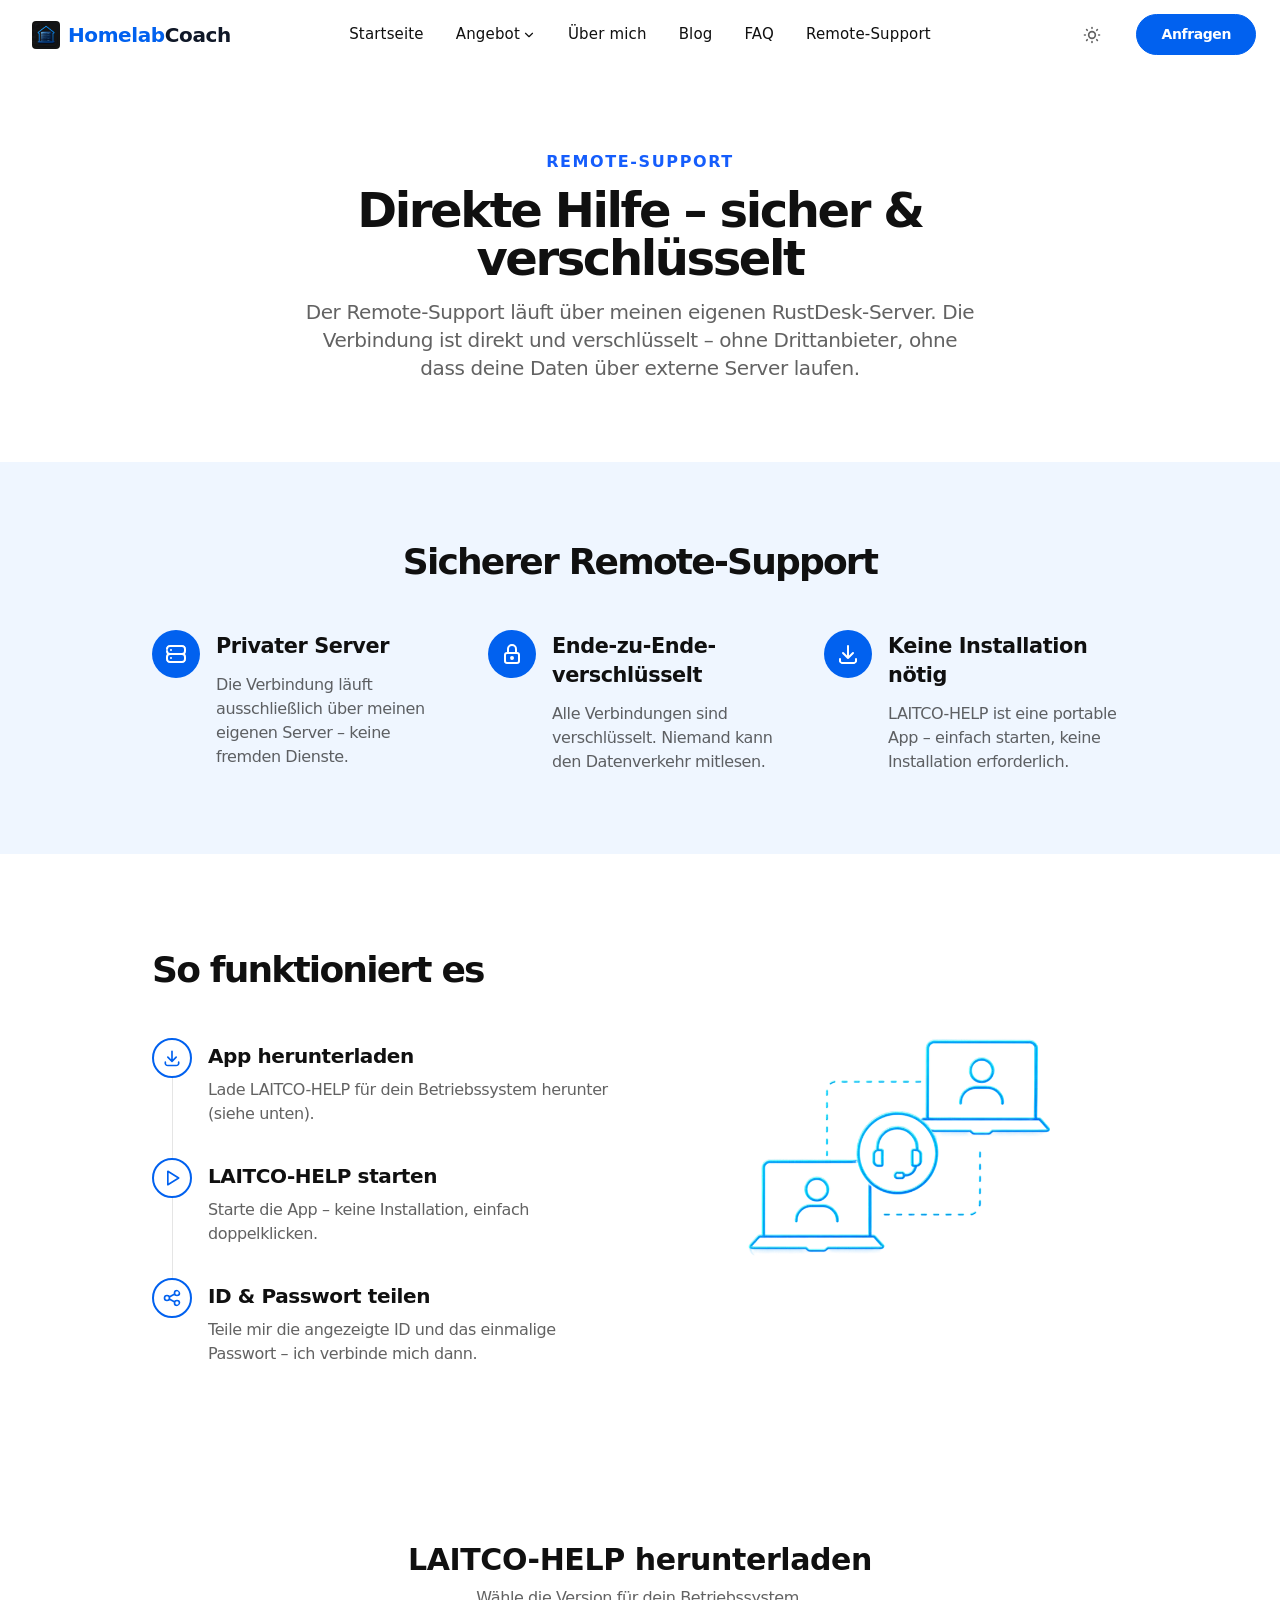
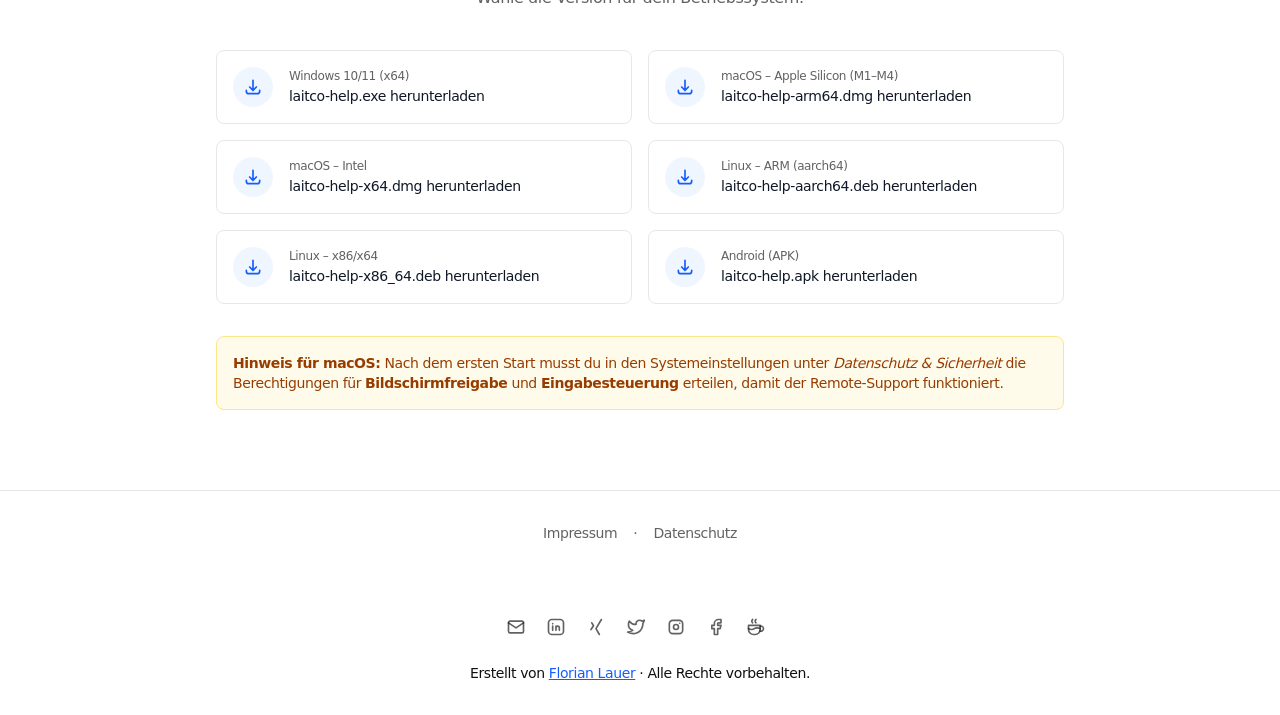
<file: remotesupport/index.html>
<!DOCTYPE html><html class="2xl:text-[20px]" dir="ltr" lang="de"><head><meta charset="UTF-8"><meta content="width=device-width,initial-scale=1" name="viewport"><link href="/sitemap-index.xml" rel="sitemap"><link href="/_astro/favicon.CJxsGUAt.ico" rel="shortcut icon"><link href="/_astro/favicon-16x16.CSAhz76q.png" rel="icon" sizes="16x16" type="image/png"><link href="/_astro/favicon-32x32.DuU3NMEa.png" rel="icon" sizes="32x32" type="image/png"><link href="/_astro/apple-touch-icon.D4v0y09u.png" rel="apple-touch-icon" sizes="180x180"><link href="/_astro/android-chrome-192x192.DsOP6cjH.png" rel="icon" sizes="192x192" type="image/png"><link href="/_astro/android-chrome-512x512.Z3ZbSCvE.png" rel="icon" sizes="512x512" type="image/png"><link href="/site.webmanifest" rel="manifest"><style>:root{--cc-font-family:'Inter Variable',sans-serif;--cc-modal-border-radius:1rem;--cc-btn-border-radius:9999px;--cc-bg:#ffffff;--cc-primary-color:#111827;--cc-secondary-color:#6b7280;--cc-btn-primary-bg:rgb(1 97 239);--cc-btn-primary-color:#ffffff;--cc-btn-primary-border-color:rgb(1 97 239);--cc-btn-primary-hover-bg:rgb(1 78 190);--cc-btn-primary-hover-color:#ffffff;--cc-btn-primary-hover-border-color:rgb(1 78 190);--cc-separator-border-color:#e5e7eb;--cc-footer-bg:#f9fafb;--cc-footer-border-color:#e5e7eb}#cc-main.cc--darkmode{--cc-bg:rgb(15 23 42);--cc-primary-color:rgb(229 236 246);--cc-secondary-color:rgb(148 163 184);--cc-btn-primary-bg:rgb(1 97 239);--cc-btn-primary-color:#ffffff;--cc-btn-primary-border-color:rgb(1 97 239);--cc-btn-primary-hover-bg:rgb(1 78 190);--cc-btn-primary-hover-color:#ffffff;--cc-btn-primary-hover-border-color:rgb(1 78 190);--cc-separator-border-color:rgb(255 255 255 / 8%);--cc-footer-bg:rgb(9 15 29);--cc-footer-border-color:rgb(255 255 255 / 8%);--cc-footer-color:rgb(148 163 184)}#cc-main .cm{box-shadow:0 4px 32px rgb(0 0 0 / 20%);border:1px solid var(--cc-separator-border-color)}#cc-main .cm__title{font-weight:600;font-size:1rem}#cc-main .cm__desc{font-size:.875rem;line-height:1.6}#cc-main .cm__btn{font-weight:500;font-size:.875rem}:root{--aw-font-sans:'Inter Variable';--aw-font-serif:'Inter Variable';--aw-font-heading:'Inter Variable';--aw-color-primary:rgb(1 97 239);--aw-color-secondary:rgb(1 84 207);--aw-color-accent:rgb(109 40 217);--aw-color-text-heading:rgb(0 0 0);--aw-color-text-default:rgb(16 16 16);--aw-color-text-muted:rgb(16 16 16 / 66%);--aw-color-bg-page:rgb(255 255 255);--aw-color-bg-page-dark:rgb(3 6 32)}.dark{--aw-font-sans:'Inter Variable';--aw-font-serif:'Inter Variable';--aw-font-heading:'Inter Variable';--aw-color-primary:rgb(1 97 239);--aw-color-secondary:rgb(1 84 207);--aw-color-accent:rgb(109 40 217);--aw-color-text-heading:rgb(247, 248, 248);--aw-color-text-default:rgb(229 236 246);--aw-color-text-muted:rgb(229 236 246 / 66%);--aw-color-bg-page:rgb(3 6 32)}</style><script>!function(){const e="system";function t(e){"dark"===e?document.documentElement.classList.add("dark"):document.documentElement.classList.remove("dark");const t=document.querySelectorAll("[data-aw-toggle-color-scheme] > input");t&&t.length&&t.forEach(t=>{t.checked="dark"!==e})}e&&e.endsWith(":only")||(localStorage.theme,0)?t(e.replace(":only","")):"dark"===localStorage.theme||!("theme"in localStorage)&&window.matchMedia("(prefers-color-scheme: dark)").matches?t("dark"):t("light")}()</script><title>Remote-Support — HomelabCoach</title><link href="https://www.homelabcoach.de/remotesupport" rel="canonical"><meta content="Direkter, verschlüsselter Remote-Support über einen privaten RustDesk-Server – ohne Drittanbieter." name="description"><meta content="index, follow" name="robots"><meta content="Remote-Support" property="og:title"><meta content="website" property="og:type"><meta content="https://www.homelabcoach.de/_astro/default.CZ816Hke_Z20CwEO.jpg" property="og:image"><meta content="https://www.homelabcoach.de/remotesupport" property="og:url"><meta content="Direkter, verschlüsselter Remote-Support über einen privaten RustDesk-Server – ohne Drittanbieter." property="og:description"><meta content="de" property="og:locale"><meta content="HomelabCoach" property="og:site_name"><meta content="https://www.homelabcoach.de/_astro/default.CZ816Hke_Z20CwEO.jpg" property="og:image:url"><meta content="1200" property="og:image:width"><meta content="626" property="og:image:height"><meta content="Remote-Support" property="og:image:alt"><meta content="summary_large_image" name="twitter:card"><meta content="@LauerFlorian" name="twitter:site"><meta content="@LauerFlorian" name="twitter:creator"><script data-id id="ga-init">if(document.getElementById("ga-init").dataset.id){var d=document.getElementById("ga-init").dataset.id;window.dataLayer=window.dataLayer||[],window.gtag=function(){dataLayer.push(arguments)},window.gtag("js",new Date),window.gtag("config",d)}</script><link href="https://images.unsplash.com" rel="preconnect"><script src="https://cloud.umami.is/script.js" data-website-id="8c199268-29fe-42d0-9d3a-f524d0a5fcac" defer="defer"></script><meta content="true" name="astro-view-transitions-enabled"><meta content="swap" name="astro-view-transitions-fallback"><script src="/_astro/ClientRouter.astro_astro_type_script_index_0_lang.CAqDO0tx.js" type="module"></script><link href="/_astro/Layout.Doh3WV3I.css" rel="stylesheet"><script src="/_astro/page.JYoqAuaC.js" type="module"></script></head><body class="antialiased bg-page text-default tracking-tight"><script type="module">function t(){const t=document.getElementById("cc-main");if(!t)return;const e=document.documentElement.classList.contains("dark");t.classList.toggle("cc--darkmode",e)}const c=new MutationObserver(t);c.observe(document.documentElement,{attributes:!0,attributeFilter:["class"]}),document.addEventListener("DOMContentLoaded",t)</script><header class="mx-auto w-full border-b border-gray-50/0 ease-in-out flex-none sticky top-0 transition-[opacity] z-40" data-aw-sticky-header="true" id="header"><div class="absolute inset-0"></div><div class="mx-auto relative md:px-6 text-default max-w-7xl md:grid md:grid-cols-3 md:items-center px-3 py-3 w-full"><div class="flex justify-between"><a class="flex items-center" href="/"><span class="flex items-center whitespace-nowrap gap-2 ml-2 rtl:ml-0 rtl:mr-2"><img alt="HomelabCoach Logo" class="h-7 rounded-sm w-7" src="/_astro/android-chrome-192x192.DsOP6cjH.png"> <span class="font-bold md:text-xl text-2xl"><span class="text-primary">Homelab</span><span class="dark:text-white text-gray-900">Coach</span></span></span></a><div class="flex items-center md:hidden"><button class="flex items-center justify-center cursor-pointer flex-col group h-12 rounded w-12" type="button" aria-label="Toggle Menu" data-aw-toggle-menu><span class="sr-only">Toggle Menu</span> <span class="rounded-full bg-black dark:bg-white duration-200 ease h-0.5 my-1 opacity-80 transform transition w-6 group-[.expanded]:rotate-45 group-[.expanded]:translate-y-2.5" aria-hidden="true"></span> <span class="rounded-full bg-black dark:bg-white duration-200 ease h-0.5 my-1 opacity-80 transform transition w-6 group-[.expanded]:opacity-0" aria-hidden="true"></span> <span class="rounded-full bg-black dark:bg-white duration-200 ease h-0.5 my-1 opacity-80 transform transition w-6 group-[.expanded]:-rotate-45 group-[.expanded]:-translate-y-2.5" aria-hidden="true"></span></button></div></div><nav aria-label="Main navigation" class="items-center md:w-auto w-full hidden md:flex md:justify-self-center md:mx-5 md:overflow-visible overflow-x-hidden overflow-y-auto text-default"><ul class="flex flex-col md:flex-row font-medium md:justify-center md:self-center md:text-[0.9375rem] md:w-auto text-xl tracking-[0.01rem] w-full"><li class><a class="flex items-center whitespace-nowrap dark:hover:text-white hover:text-link px-4 py-3" href="/">Startseite</a></li><li class="dropdown"><button class="flex items-center whitespace-nowrap dark:hover:text-white hover:text-link px-4 py-3" type="button">Angebot <svg class="hidden h-3.5 md:inline ml-0.5 rtl:ml-0 rtl:mr-0.5 w-3.5" data-icon="tabler:chevron-down" height="1em" width="1em"><symbol id="ai:tabler:chevron-down" viewBox="0 0 24 24"><path d="m6 9l6 6l6-6" stroke-linecap="round" stroke-linejoin="round" stroke-width="2" fill="none" stroke="currentColor"/></symbol><use href="#ai:tabler:chevron-down"></use></svg></button><ul class="dark:md:bg-dark drop-shadow-xl dropdown-menu font-medium md:absolute md:backdrop-blur-md md:bg-white/90 md:hidden md:min-w-[200px] md:pl-0 pl-4 rounded"><li><a class="block dark:hover:bg-gray-700 dark:hover:text-white first:rounded-t hover:text-link last:rounded-b md:hover:bg-gray-100 px-5 py-2 whitespace-no-wrap" href="/#fuer-wen">Für wen?</a></li><li><a class="block dark:hover:bg-gray-700 dark:hover:text-white first:rounded-t hover:text-link last:rounded-b md:hover:bg-gray-100 px-5 py-2 whitespace-no-wrap" href="/#leistungen">Leistungen</a></li><li><a class="block dark:hover:bg-gray-700 dark:hover:text-white first:rounded-t hover:text-link last:rounded-b md:hover:bg-gray-100 px-5 py-2 whitespace-no-wrap" href="/#ablauf">Ablauf</a></li></ul></li><li class><a class="flex items-center whitespace-nowrap dark:hover:text-white hover:text-link px-4 py-3" href="/#ueber-mich">Über mich</a></li><li class><a class="flex items-center whitespace-nowrap dark:hover:text-white hover:text-link px-4 py-3" href="/#blog">Blog</a></li><li class><a class="flex items-center whitespace-nowrap dark:hover:text-white hover:text-link px-4 py-3" href="/#faq">FAQ</a></li><li class><a class="flex items-center whitespace-nowrap dark:hover:text-white hover:text-link px-4 py-3 aw-link-active" href="/remotesupport">Remote-Support</a></li></ul></nav><div class="items-center md:w-auto w-full hidden md:flex bottom-0 fixed justify-end left-0 md:justify-self-end md:mb-0 md:p-0 md:self-center md:static p-3 rtl:left-auto rtl:right-0"><div class="flex items-center justify-between md:w-auto w-full"><div class="flex"><button class="items-center rounded-lg dark:focus:ring-gray-700 dark:hover:bg-gray-700 dark:text-gray-400 focus:outline-none focus:ring-4 focus:ring-gray-200 hover:bg-gray-100 inline-flex p-2.5 text-muted text-sm" type="button" aria-label="Toggle between Dark and Light mode" data-aw-toggle-color-scheme><svg class="w-6 h-6 md:h-5 md:inline-block md:w-5" data-icon="tabler:sun" height="1em" width="1em"><symbol id="ai:tabler:sun" viewBox="0 0 24 24"><path d="M8 12a4 4 0 1 0 8 0a4 4 0 1 0-8 0m-5 0h1m8-9v1m8 8h1m-9 8v1M5.6 5.6l.7.7m12.1-.7l-.7.7m0 11.4l.7.7m-12.1-.7l-.7.7" stroke-linecap="round" stroke-linejoin="round" stroke-width="2" fill="none" stroke="currentColor"/></symbol><use href="#ai:tabler:sun"></use></svg></button></div><span class="ml-4 rtl:ml-0 rtl:mr-4"><a class="text-sm btn-primary font-semibold md:px-6 ml-2 px-5.5 py-2.5 shadow-none w-auto" href="/form">Anfragen</a></span></div></div></div></header><main><section class="md:py-20 py-16"><div class="mx-auto px-4 sm:px-6 max-w-4xl text-center"><p class="text-blue-600 dark:text-blue-400 font-semibold mb-3 text-base tracking-widest uppercase">Remote-Support</p><h1 class="font-bold font-heading leading-tighter tracking-tighter dark:text-white mb-4 md:text-5xl text-4xl">Direkte Hilfe – sicher & verschlüsselt</h1><p class="text-muted dark:text-slate-400 max-w-2xl mx-auto text-xl">Der Remote-Support läuft über meinen eigenen RustDesk-Server. Die Verbindung ist direkt und verschlüsselt – ohne Drittanbieter, ohne dass deine Daten über externe Server laufen.</p></div></section><section class="not-prose relative scroll-mt-[72px]"><div class="absolute inset-0 pointer-events-none -z-[1]" aria-hidden="true"><div class="absolute inset-0 bg-blue-50 dark:bg-transparent"></div></div><div class="mx-auto px-4 intersect-no-queue intersect-once intersect-quarter motion-safe:md:intersect:animate-fade motion-safe:md:opacity-0 relative lg:py-20 max-w-5xl md:px-6 md:py-16 py-12 text-default"><div class="text-center max-w-3xl mb-8 md:mb-12 md:mx-auto"><h2 class="font-bold font-heading leading-tighter tracking-tighter text-3xl text-heading md:text-4xl">Sicherer Remote-Support</h2></div><div class="mx-auto gap-8 grid lg:grid-cols-3 md:gap-y-12 sm:grid-cols-2"><div class="intersect-once motion-safe:md:intersect:animate-fade motion-safe:md:opacity-0"><div class="flex flex-row max-w-md"><div class="flex justify-center"><svg class="rounded-full p-2 rtl:mr-0 rtl:mr-0 bg-primary h-7 md:h-12 md:p-3 md:w-12 mr-2 mr-4 rtl:ml-2 rtl:ml-4 text-white w-7" data-icon="tabler:server" height="1em" width="1em"><symbol id="ai:tabler:server" viewBox="0 0 24 24"><path d="M3 7a3 3 0 0 1 3-3h12a3 3 0 0 1 3 3v2a3 3 0 0 1-3 3H6a3 3 0 0 1-3-3m0 6a3 3 0 0 1 3-3h12a3 3 0 0 1 3 3v2a3 3 0 0 1-3 3H6a3 3 0 0 1-3-3zm4-7v.01M7 16v.01" stroke-linecap="round" stroke-linejoin="round" stroke-width="2" fill="none" stroke="currentColor"/></symbol><use href="#ai:tabler:server"></use></svg></div><div class="mt-0.5"><h3 class="font-bold text-xl md:text-[1.3rem]">Privater Server</h3><p class="text-muted mt-3">Die Verbindung läuft ausschließlich über meinen eigenen Server – keine fremden Dienste.</p></div></div></div><div class="intersect-once motion-safe:md:intersect:animate-fade motion-safe:md:opacity-0"><div class="flex flex-row max-w-md"><div class="flex justify-center"><svg class="rounded-full p-2 rtl:mr-0 rtl:mr-0 bg-primary h-7 md:h-12 md:p-3 md:w-12 mr-2 mr-4 rtl:ml-2 rtl:ml-4 text-white w-7" data-icon="tabler:lock" height="1em" width="1em"><symbol id="ai:tabler:lock" viewBox="0 0 24 24"><g fill="none" stroke="currentColor" stroke-linecap="round" stroke-linejoin="round" stroke-width="2"><path d="M5 13a2 2 0 0 1 2-2h10a2 2 0 0 1 2 2v6a2 2 0 0 1-2 2H7a2 2 0 0 1-2-2z"/><path d="M11 16a1 1 0 1 0 2 0a1 1 0 0 0-2 0m-3-5V7a4 4 0 1 1 8 0v4"/></g></symbol><use href="#ai:tabler:lock"></use></svg></div><div class="mt-0.5"><h3 class="font-bold text-xl md:text-[1.3rem]">Ende-zu-Ende-verschlüsselt</h3><p class="text-muted mt-3">Alle Verbindungen sind verschlüsselt. Niemand kann den Datenverkehr mitlesen.</p></div></div></div><div class="intersect-once motion-safe:md:intersect:animate-fade motion-safe:md:opacity-0"><div class="flex flex-row max-w-md"><div class="flex justify-center"><svg class="rounded-full p-2 rtl:mr-0 rtl:mr-0 bg-primary h-7 md:h-12 md:p-3 md:w-12 mr-2 mr-4 rtl:ml-2 rtl:ml-4 text-white w-7" data-icon="tabler:download" height="1em" width="1em" viewBox="0 0 24 24"><use href="#ai:tabler:download"></use></svg></div><div class="mt-0.5"><h3 class="font-bold text-xl md:text-[1.3rem]">Keine Installation nötig</h3><p class="text-muted mt-3">LAITCO-HELP ist eine portable App – einfach starten, keine Installation erforderlich.</p></div></div></div></div></div></section><section class="not-prose relative scroll-mt-[72px]"><div class="absolute inset-0 pointer-events-none -z-[1]" aria-hidden="true"><div class="absolute inset-0"></div></div><div class="mx-auto px-4 intersect-no-queue intersect-once intersect-quarter motion-safe:md:intersect:animate-fade motion-safe:md:opacity-0 relative lg:py-20 max-w-5xl md:px-6 md:py-16 py-12 text-default"><div class="flex flex-col md:flex-row gap-8 md:gap-12"><div class="md:py-4 md:basis-1/2 md:self-center"><div class="mb-8 md:mb-12 md:mx-auto rtl:text-right text-left"><h2 class="font-bold font-heading leading-tighter tracking-tighter text-3xl text-heading lg:text-4xl">So funktioniert es</h2></div><div class><div class="flex intersect-once intersect-quarter motion-safe:md:intersect:animate-fade motion-safe:md:opacity-0"><div class="flex items-center flex-col mr-4 rtl:ml-4 rtl:mr-0"><div><div class="flex items-center justify-center"><svg class="rounded-full h-10 w-10 border-2 border-primary dark:border-blue-700 dark:text-slate-200 p-2 text-primary" data-icon="tabler:download" height="1em" width="1em"><symbol id="ai:tabler:download" viewBox="0 0 24 24"><path d="M4 17v2a2 2 0 0 0 2 2h12a2 2 0 0 0 2-2v-2M7 11l5 5l5-5m-5-7v12" stroke-linecap="round" stroke-linejoin="round" stroke-width="2" fill="none" stroke="currentColor"/></symbol><use href="#ai:tabler:download"></use></svg></div></div><div class="bg-black/10 dark:bg-slate-400/50 h-full w-px"></div></div><div class="pt-1 pb-8"><p class="font-bold text-xl">App herunterladen</p><p class="text-muted mt-2">Lade LAITCO-HELP für dein Betriebssystem herunter (siehe unten).</p></div></div><div class="flex intersect-once intersect-quarter motion-safe:md:intersect:animate-fade motion-safe:md:opacity-0"><div class="flex items-center flex-col mr-4 rtl:ml-4 rtl:mr-0"><div><div class="flex items-center justify-center"><svg class="rounded-full h-10 w-10 border-2 border-primary dark:border-blue-700 dark:text-slate-200 p-2 text-primary" data-icon="tabler:player-play" height="1em" width="1em"><symbol id="ai:tabler:player-play" viewBox="0 0 24 24"><path d="M7 4v16l13-8z" stroke-linecap="round" stroke-linejoin="round" stroke-width="2" fill="none" stroke="currentColor"/></symbol><use href="#ai:tabler:player-play"></use></svg></div></div><div class="bg-black/10 dark:bg-slate-400/50 h-full w-px"></div></div><div class="pt-1 pb-8"><p class="font-bold text-xl">LAITCO-HELP starten</p><p class="text-muted mt-2">Starte die App – keine Installation, einfach doppelklicken.</p></div></div><div class="flex intersect-once intersect-quarter motion-safe:md:intersect:animate-fade motion-safe:md:opacity-0"><div class="flex items-center flex-col mr-4 rtl:ml-4 rtl:mr-0"><div><div class="flex items-center justify-center"><svg class="rounded-full h-10 w-10 border-2 border-primary dark:border-blue-700 dark:text-slate-200 p-2 text-primary" data-icon="tabler:share" height="1em" width="1em"><symbol id="ai:tabler:share" viewBox="0 0 24 24"><path d="M3 12a3 3 0 1 0 6 0a3 3 0 1 0-6 0m12-6a3 3 0 1 0 6 0a3 3 0 1 0-6 0m0 12a3 3 0 1 0 6 0a3 3 0 1 0-6 0m-6.3-7.3l6.6-3.4m-6.6 6l6.6 3.4" stroke-linecap="round" stroke-linejoin="round" stroke-width="2" fill="none" stroke="currentColor"/></symbol><use href="#ai:tabler:share"></use></svg></div></div></div><div class="pt-1"><p class="font-bold text-xl">ID & Passwort teilen</p><p class="text-muted mt-2">Teile mir die angezeigte ID und das einmalige Passwort – ich verbinde mich dann.</p></div></div></div></div><div class="flex items-center justify-center md:basis-1/2 relative"><img alt="Remote-Support Ablauf" class="mx-auto w-full max-w-sm object-contain" src="/_astro/remote-support.GSOS6Vs3_ZU8jvn.webp" decoding="async" height="432" loading="lazy" sizes="(max-width: 768px) 100vw, 432px" srcset="/_astro/remote-support.GSOS6Vs3_Z1O3aPQ.webp 400w, /_astro/remote-support.GSOS6Vs3_ZdWXXo.webp 768w" style="object-fit:cover;object-position:center;max-width:432px;max-height:432px;aspect-ratio:1;width:100%" width="432"></div></div></div></section><section class="md:py-20 py-16"><div class="mx-auto px-4 sm:px-6 max-w-4xl"><div class="text-center mb-10"><h2 class="font-bold text-3xl dark:text-white mb-2">LAITCO-HELP herunterladen</h2><p class="text-muted dark:text-slate-400">Wähle die Version für dein Betriebssystem.</p></div><div class="grid sm:grid-cols-2 gap-4"><a class="flex items-center gap-4 bg-white border border-gray-200 dark:bg-slate-900 dark:border-gray-700 dark:hover:border-blue-500 group hover:border-blue-400 hover:shadow-md p-4 rounded-lg transition" href="https://cdn.laitco.de/LAITCO-HELP/Windows/laitco-help.exe"><div class="flex items-center justify-center bg-blue-50 dark:bg-slate-800 flex-shrink-0 h-10 rounded-full w-10"><svg class="h-5 w-5 dark:text-blue-400 text-blue-600" viewBox="0 0 24 24" fill="none" stroke="currentColor"><path d="M4 16v1a3 3 0 003 3h10a3 3 0 003-3v-1m-4-4l-4 4m0 0l-4-4m4 4V4" stroke-linecap="round" stroke-linejoin="round" stroke-width="2"></path></svg></div><div><p class="text-muted dark:text-slate-400 mb-0.5 text-xs">Windows 10/11 (x64)</p><p class="text-sm dark:group-hover:text-blue-400 dark:text-white font-medium group-hover:text-blue-600 text-gray-900 transition-colors">laitco-help.exe herunterladen</p></div></a><a class="flex items-center gap-4 bg-white border border-gray-200 dark:bg-slate-900 dark:border-gray-700 dark:hover:border-blue-500 group hover:border-blue-400 hover:shadow-md p-4 rounded-lg transition" href="https://cdn.laitco.de/LAITCO-HELP/MacOS/laitco-help-arm64.dmg"><div class="flex items-center justify-center bg-blue-50 dark:bg-slate-800 flex-shrink-0 h-10 rounded-full w-10"><svg class="h-5 w-5 dark:text-blue-400 text-blue-600" viewBox="0 0 24 24" fill="none" stroke="currentColor"><path d="M4 16v1a3 3 0 003 3h10a3 3 0 003-3v-1m-4-4l-4 4m0 0l-4-4m4 4V4" stroke-linecap="round" stroke-linejoin="round" stroke-width="2"></path></svg></div><div><p class="text-muted dark:text-slate-400 mb-0.5 text-xs">macOS – Apple Silicon (M1–M4)</p><p class="text-sm dark:group-hover:text-blue-400 dark:text-white font-medium group-hover:text-blue-600 text-gray-900 transition-colors">laitco-help-arm64.dmg herunterladen</p></div></a><a class="flex items-center gap-4 bg-white border border-gray-200 dark:bg-slate-900 dark:border-gray-700 dark:hover:border-blue-500 group hover:border-blue-400 hover:shadow-md p-4 rounded-lg transition" href="https://cdn.laitco.de/LAITCO-HELP/MacOS/laitco-help-x64.dmg"><div class="flex items-center justify-center bg-blue-50 dark:bg-slate-800 flex-shrink-0 h-10 rounded-full w-10"><svg class="h-5 w-5 dark:text-blue-400 text-blue-600" viewBox="0 0 24 24" fill="none" stroke="currentColor"><path d="M4 16v1a3 3 0 003 3h10a3 3 0 003-3v-1m-4-4l-4 4m0 0l-4-4m4 4V4" stroke-linecap="round" stroke-linejoin="round" stroke-width="2"></path></svg></div><div><p class="text-muted dark:text-slate-400 mb-0.5 text-xs">macOS – Intel</p><p class="text-sm dark:group-hover:text-blue-400 dark:text-white font-medium group-hover:text-blue-600 text-gray-900 transition-colors">laitco-help-x64.dmg herunterladen</p></div></a><a class="flex items-center gap-4 bg-white border border-gray-200 dark:bg-slate-900 dark:border-gray-700 dark:hover:border-blue-500 group hover:border-blue-400 hover:shadow-md p-4 rounded-lg transition" href="https://cdn.laitco.de/LAITCO-HELP/Linux/laitco-help-aarch64.deb"><div class="flex items-center justify-center bg-blue-50 dark:bg-slate-800 flex-shrink-0 h-10 rounded-full w-10"><svg class="h-5 w-5 dark:text-blue-400 text-blue-600" viewBox="0 0 24 24" fill="none" stroke="currentColor"><path d="M4 16v1a3 3 0 003 3h10a3 3 0 003-3v-1m-4-4l-4 4m0 0l-4-4m4 4V4" stroke-linecap="round" stroke-linejoin="round" stroke-width="2"></path></svg></div><div><p class="text-muted dark:text-slate-400 mb-0.5 text-xs">Linux – ARM (aarch64)</p><p class="text-sm dark:group-hover:text-blue-400 dark:text-white font-medium group-hover:text-blue-600 text-gray-900 transition-colors">laitco-help-aarch64.deb herunterladen</p></div></a><a class="flex items-center gap-4 bg-white border border-gray-200 dark:bg-slate-900 dark:border-gray-700 dark:hover:border-blue-500 group hover:border-blue-400 hover:shadow-md p-4 rounded-lg transition" href="https://cdn.laitco.de/LAITCO-HELP/Linux/laitco-help-x86_64.deb"><div class="flex items-center justify-center bg-blue-50 dark:bg-slate-800 flex-shrink-0 h-10 rounded-full w-10"><svg class="h-5 w-5 dark:text-blue-400 text-blue-600" viewBox="0 0 24 24" fill="none" stroke="currentColor"><path d="M4 16v1a3 3 0 003 3h10a3 3 0 003-3v-1m-4-4l-4 4m0 0l-4-4m4 4V4" stroke-linecap="round" stroke-linejoin="round" stroke-width="2"></path></svg></div><div><p class="text-muted dark:text-slate-400 mb-0.5 text-xs">Linux – x86/x64</p><p class="text-sm dark:group-hover:text-blue-400 dark:text-white font-medium group-hover:text-blue-600 text-gray-900 transition-colors">laitco-help-x86_64.deb herunterladen</p></div></a><a class="flex items-center gap-4 bg-white border border-gray-200 dark:bg-slate-900 dark:border-gray-700 dark:hover:border-blue-500 group hover:border-blue-400 hover:shadow-md p-4 rounded-lg transition" href="https://cdn.laitco.de/LAITCO-HELP/Android/laitco-help.apk"><div class="flex items-center justify-center bg-blue-50 dark:bg-slate-800 flex-shrink-0 h-10 rounded-full w-10"><svg class="h-5 w-5 dark:text-blue-400 text-blue-600" viewBox="0 0 24 24" fill="none" stroke="currentColor"><path d="M4 16v1a3 3 0 003 3h10a3 3 0 003-3v-1m-4-4l-4 4m0 0l-4-4m4 4V4" stroke-linecap="round" stroke-linejoin="round" stroke-width="2"></path></svg></div><div><p class="text-muted dark:text-slate-400 mb-0.5 text-xs">Android (APK)</p><p class="text-sm dark:group-hover:text-blue-400 dark:text-white font-medium group-hover:text-blue-600 text-gray-900 transition-colors">laitco-help.apk herunterladen</p></div></a></div><div class="bg-amber-50 border border-amber-200 dark:bg-amber-900/20 dark:border-amber-700 mt-8 p-4 rounded-lg"><p class="text-sm dark:text-amber-200 text-amber-800"><strong>Hinweis für macOS:</strong> Nach dem ersten Start musst du in den Systemeinstellungen unter <em>Datenschutz & Sicherheit</em> die Berechtigungen für <strong>Bildschirmfreigabe</strong> und <strong>Eingabesteuerung</strong> erteilen, damit der Remote-Support funktioniert.</p></div></div></section></main><footer class="not-prose relative border-gray-200 border-t dark:border-slate-800"><div class="absolute inset-0 pointer-events-none dark:bg-dark" aria-hidden="true"></div><div class="mx-auto px-4 intersect-no-queue intersect-once intersect-quarter motion-safe:md:intersect:animate-fade motion-safe:md:opacity-0 relative dark:text-slate-300 max-w-7xl sm:px-6"><div class="flex justify-center gap-4 py-8 text-sm"><a class="text-muted dark:text-gray-400 duration-150 ease-in-out hover:text-gray-700 hover:underline transition" href="/impressum">Impressum</a> <span class="text-muted">·</span><a class="text-muted dark:text-gray-400 duration-150 ease-in-out hover:text-gray-700 hover:underline transition" href="/datenschutz">Datenschutz</a></div><div class="flex items-center gap-4 flex-col md:py-8 py-6"><ul class="flex -ml-2"><li><a class="items-center rounded-lg dark:focus:ring-gray-700 dark:hover:bg-gray-700 dark:text-gray-400 focus:outline-none focus:ring-4 focus:ring-gray-200 hover:bg-gray-100 inline-flex p-2.5 text-muted text-sm" href="mailto:kontakt@homelabcoach.de" aria-label="E-Mail"><svg class="h-5 w-5" data-icon="tabler:mail" height="1em" width="1em"><symbol id="ai:tabler:mail" viewBox="0 0 24 24"><g fill="none" stroke="currentColor" stroke-linecap="round" stroke-linejoin="round" stroke-width="2"><path d="M3 7a2 2 0 0 1 2-2h14a2 2 0 0 1 2 2v10a2 2 0 0 1-2 2H5a2 2 0 0 1-2-2z"/><path d="m3 7l9 6l9-6"/></g></symbol><use href="#ai:tabler:mail"></use></svg></a></li><li><a class="items-center rounded-lg dark:focus:ring-gray-700 dark:hover:bg-gray-700 dark:text-gray-400 focus:outline-none focus:ring-4 focus:ring-gray-200 hover:bg-gray-100 inline-flex p-2.5 text-muted text-sm" href="https://www.linkedin.com/in/florian-lauer-549368309/" aria-label="LinkedIn"><svg class="h-5 w-5" data-icon="tabler:brand-linkedin" height="1em" width="1em"><symbol id="ai:tabler:brand-linkedin" viewBox="0 0 24 24"><g fill="none" stroke="currentColor" stroke-linecap="round" stroke-linejoin="round" stroke-width="2"><path d="M8 11v5m0-8v.01M12 16v-5m4 5v-3a2 2 0 1 0-4 0"/><path d="M3 7a4 4 0 0 1 4-4h10a4 4 0 0 1 4 4v10a4 4 0 0 1-4 4H7a4 4 0 0 1-4-4z"/></g></symbol><use href="#ai:tabler:brand-linkedin"></use></svg></a></li><li><a class="items-center rounded-lg dark:focus:ring-gray-700 dark:hover:bg-gray-700 dark:text-gray-400 focus:outline-none focus:ring-4 focus:ring-gray-200 hover:bg-gray-100 inline-flex p-2.5 text-muted text-sm" href="https://www.xing.com/profile/Florian_Lauer5" aria-label="XING"><svg class="h-5 w-5" data-icon="tabler:brand-xing" height="1em" width="1em"><symbol id="ai:tabler:brand-xing" viewBox="0 0 24 24"><path d="m16 21l-4-7l6.5-11M7 7l2 3.5L6 15" stroke-linecap="round" stroke-linejoin="round" stroke-width="2" fill="none" stroke="currentColor"/></symbol><use href="#ai:tabler:brand-xing"></use></svg></a></li><li><a class="items-center rounded-lg dark:focus:ring-gray-700 dark:hover:bg-gray-700 dark:text-gray-400 focus:outline-none focus:ring-4 focus:ring-gray-200 hover:bg-gray-100 inline-flex p-2.5 text-muted text-sm" href="https://twitter.com/LauerFlorian" aria-label="Twitter"><svg class="h-5 w-5" data-icon="tabler:brand-twitter" height="1em" width="1em"><symbol id="ai:tabler:brand-twitter" viewBox="0 0 24 24"><path d="M22 4.01c-1 .49-1.98.689-3 .99c-1.121-1.265-2.783-1.335-4.38-.737S11.977 6.323 12 8v1c-3.245.083-6.135-1.395-8-4c0 0-4.182 7.433 4 11c-1.872 1.247-3.739 2.088-6 2c3.308 1.803 6.913 2.423 10.034 1.517c3.58-1.04 6.522-3.723 7.651-7.742a13.8 13.8 0 0 0 .497-3.753c0-.249 1.51-2.772 1.818-4.013z" stroke-linecap="round" stroke-linejoin="round" stroke-width="2" fill="none" stroke="currentColor"/></symbol><use href="#ai:tabler:brand-twitter"></use></svg></a></li><li><a class="items-center rounded-lg dark:focus:ring-gray-700 dark:hover:bg-gray-700 dark:text-gray-400 focus:outline-none focus:ring-4 focus:ring-gray-200 hover:bg-gray-100 inline-flex p-2.5 text-muted text-sm" href="https://www.instagram.com/flo_lauer/" aria-label="Instagram"><svg class="h-5 w-5" data-icon="tabler:brand-instagram" height="1em" width="1em"><symbol id="ai:tabler:brand-instagram" viewBox="0 0 24 24"><g fill="none" stroke="currentColor" stroke-linecap="round" stroke-linejoin="round" stroke-width="2"><path d="M4 8a4 4 0 0 1 4-4h8a4 4 0 0 1 4 4v8a4 4 0 0 1-4 4H8a4 4 0 0 1-4-4z"/><path d="M9 12a3 3 0 1 0 6 0a3 3 0 0 0-6 0m7.5-4.5v.01"/></g></symbol><use href="#ai:tabler:brand-instagram"></use></svg></a></li><li><a class="items-center rounded-lg dark:focus:ring-gray-700 dark:hover:bg-gray-700 dark:text-gray-400 focus:outline-none focus:ring-4 focus:ring-gray-200 hover:bg-gray-100 inline-flex p-2.5 text-muted text-sm" href="https://www.facebook.com/Flo.Lauer/" aria-label="Facebook"><svg class="h-5 w-5" data-icon="tabler:brand-facebook" height="1em" width="1em"><symbol id="ai:tabler:brand-facebook" viewBox="0 0 24 24"><path d="M7 10v4h3v7h4v-7h3l1-4h-4V8a1 1 0 0 1 1-1h3V3h-3a5 5 0 0 0-5 5v2z" stroke-linecap="round" stroke-linejoin="round" stroke-width="2" fill="none" stroke="currentColor"/></symbol><use href="#ai:tabler:brand-facebook"></use></svg></a></li><li><a class="items-center rounded-lg dark:focus:ring-gray-700 dark:hover:bg-gray-700 dark:text-gray-400 focus:outline-none focus:ring-4 focus:ring-gray-200 hover:bg-gray-100 inline-flex p-2.5 text-muted text-sm" href="https://www.buymeacoffee.com/florianlauer" aria-label="Buy me a Coffee"><svg class="h-5 w-5" data-icon="tabler:coffee" height="1em" width="1em"><symbol id="ai:tabler:coffee" viewBox="0 0 24 24"><g fill="none" stroke="currentColor" stroke-linecap="round" stroke-linejoin="round" stroke-width="2"><path d="M3 14c.83.642 2.077 1.017 3.5 1c1.423.017 2.67-.358 3.5-1s2.077-1.017 3.5-1c1.423-.017 2.67.358 3.5 1M8 3a2.4 2.4 0 0 0-1 2a2.4 2.4 0 0 0 1 2m4-4a2.4 2.4 0 0 0-1 2a2.4 2.4 0 0 0 1 2"/><path d="M3 10h14v5a6 6 0 0 1-6 6H9a6 6 0 0 1-6-6z"/><path d="M16.746 16.726a3 3 0 1 0 .252-5.555"/></g></symbol><use href="#ai:tabler:coffee"></use></svg></a></li></ul><div class="text-sm dark:text-muted text-center">Erstellt von <a class="text-blue-600 dark:text-muted underline" href="https://www.laitco.de" rel="noopener" target="_blank">Florian Lauer</a> · Alle Rechte vorbehalten.</div></div></div></footer><script>!function(){const e="system";if(window.basic_script)return;function t(e){"dark"===e?document.documentElement.classList.add("dark"):document.documentElement.classList.remove("dark")}window.basic_script=!0;const a=function(){e&&e.endsWith(":only")||(localStorage.theme,0)?t(e.replace(":only","")):"dark"===localStorage.theme||!("theme"in localStorage)&&window.matchMedia("(prefers-color-scheme: dark)").matches?t("dark"):t("light")};function d(e,t,a){const d="string"==typeof e?document.querySelectorAll(e):e;d&&d.length&&d.forEach(e=>{e.addEventListener(t,t=>a(t,e),!1)})}a();const o=function(){let t=window.scrollY,a=!0;d("#header nav","click",function(){document.querySelector("[data-aw-toggle-menu]")?.classList.remove("expanded"),document.body.classList.remove("overflow-hidden"),document.getElementById("header")?.classList.remove("h-screen"),document.getElementById("header")?.classList.remove("expanded"),document.getElementById("header")?.classList.remove("bg-page"),document.querySelector("#header nav")?.classList.add("hidden"),document.querySelector("#header > div > div:last-child")?.classList.add("hidden")}),d("[data-aw-toggle-menu]","click",function(e,t){t.classList.toggle("expanded"),document.body.classList.toggle("overflow-hidden"),document.getElementById("header")?.classList.toggle("h-screen"),document.getElementById("header")?.classList.toggle("expanded"),document.getElementById("header")?.classList.toggle("bg-page"),document.querySelector("#header nav")?.classList.toggle("hidden"),document.querySelector("#header > div > div:last-child")?.classList.toggle("hidden")}),d("[data-aw-toggle-color-scheme]","click",function(){e.endsWith(":only")||(Observer.removeAnimationDelay(),document.documentElement.classList.toggle("dark"),localStorage.theme=document.documentElement.classList.contains("dark")?"dark":"light")}),d("[data-aw-social-share]","click",function(e,t){const a=t.getAttribute("data-aw-social-share"),d=encodeURIComponent(t.getAttribute("data-aw-url")),o=encodeURIComponent(t.getAttribute("data-aw-text"));let n;switch(a){case"facebook":n=`https://www.facebook.com/sharer.php?u=${d}`;break;case"twitter":n=`https://twitter.com/intent/tweet?url=${d}&text=${o}`;break;case"linkedin":n=`https://www.linkedin.com/shareArticle?mini=true&url=${d}&title=${o}`;break;case"whatsapp":n=`https://wa.me/?text=${o}%20${d}`;break;case"mail":n=`mailto:?subject=%22${o}%22&body=${o}%20${d}`;break;default:return}const c=document.createElement("a");c.target="_blank",c.href=n,c.click()});function o(){const e=document.querySelector("#header[data-aw-sticky-header]");e&&(t>60&&!e.classList.contains("scroll")?e.classList.add("scroll"):t<=60&&e.classList.contains("scroll")&&e.classList.remove("scroll"),a=!1)}window.matchMedia("(max-width: 767px)").addEventListener("change",function(){document.querySelector("[data-aw-toggle-menu]")?.classList.remove("expanded"),document.body.classList.remove("overflow-hidden"),document.getElementById("header")?.classList.remove("h-screen"),document.getElementById("header")?.classList.remove("expanded"),document.getElementById("header")?.classList.remove("bg-page"),document.querySelector("#header nav")?.classList.add("hidden"),document.querySelector("#header > div > div:last-child")?.classList.add("hidden")}),o(),d([document],"scroll",function(){t=window.scrollY,a||(window.requestAnimationFrame(()=>{o()}),a=!0)})},n=function(){document.documentElement.classList.add("motion-safe:scroll-smooth");const e=document.querySelector("[data-aw-toggle-menu]");e&&e.classList.remove("expanded"),document.body.classList.remove("overflow-hidden"),document.getElementById("header")?.classList.remove("h-screen"),document.getElementById("header")?.classList.remove("expanded"),document.querySelector("#header nav")?.classList.add("hidden")};window.onload=o,window.onpageshow=n,document.addEventListener("astro:after-swap",()=>{a(),o(),n()})}()</script><script>const Observer={observer:null,delayBetweenAnimations:100,animationCounter:0,elements:null,start(t){this.observer&&this.observer.disconnect(),this.animationCounter=0;this.elements=Array.from(document.querySelectorAll(['[class*=" intersect:"]','[class*=":intersect:"]','[class^="intersect:"]','[class="intersect"]','[class*=" intersect "]','[class^="intersect "]','[class$=" intersect"]'].join(",")));if(this.elements.forEach(t=>{var e;t.setAttribute("no-intersect",""),t._intersectionThreshold=(e=t).classList.contains("intersect-full")?.99:e.classList.contains("intersect-half")?.5:e.classList.contains("intersect-quarter")?.25:0}),t){const t=window.innerHeight;this.elements.forEach(e=>{const s=e.getBoundingClientRect();s.top<t&&s.bottom>0&&(e.removeAttribute("no-intersect"),e.setAttribute("data-animated","true"),e.style.animationDuration="0s")})}this.observer=new IntersectionObserver(t=>{t.forEach(t=>{requestAnimationFrame(()=>{const e=t.target,s=t.intersectionRatio,n=e._intersectionThreshold;if(e.classList.contains("intersect-no-queue"))t.isIntersecting?(e.removeAttribute("no-intersect"),e.classList.contains("intersect-once")&&this.observer.unobserve(e)):e.setAttribute("no-intersect","");else if(s>=n){if(!e.hasAttribute("data-animated")){e.removeAttribute("no-intersect"),e.setAttribute("data-animated","true"),e.style.animationDuration="";const t=this.animationCounter*this.delayBetweenAnimations;this.animationCounter++,e.style.transitionDelay=`${t}ms`,e.style.animationDelay=`${t}ms`,e.classList.contains("intersect-once")&&this.observer.unobserve(e)}}else e.setAttribute("no-intersect",""),e.removeAttribute("data-animated"),e.style.transitionDelay="",e.style.animationDelay="",e.style.animationDuration="",this.animationCounter=0})})},{threshold:[0,.25,.5,.99]}),this.elements.forEach(t=>{t.hasAttribute("data-animated")||this.observer.observe(t)})},removeAnimationDelay(){this.elements.forEach(t=>{"true"===t.getAttribute("data-animated")&&(t.style.transitionDelay="",t.style.animationDelay="")})}};Observer.start(!1),document.addEventListener("astro:after-swap",()=>{Observer.start(!0)})</script></body></html>
</file>
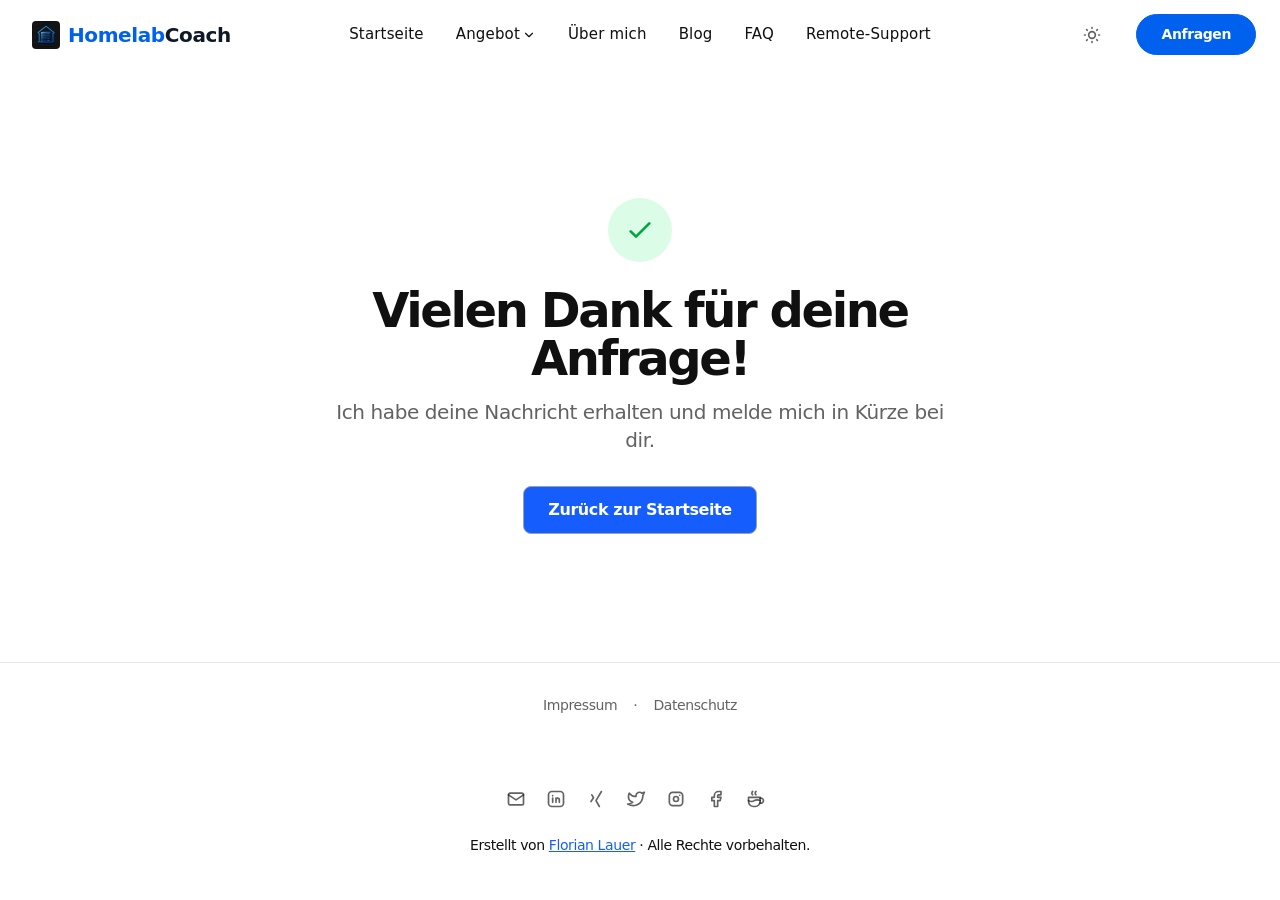
<file: thanks/index.html>
<!DOCTYPE html><html class="2xl:text-[20px]" dir="ltr" lang="de"><head><meta charset="UTF-8"><meta content="width=device-width,initial-scale=1" name="viewport"><link href="/sitemap-index.xml" rel="sitemap"><link href="/_astro/favicon.CJxsGUAt.ico" rel="shortcut icon"><link href="/_astro/favicon-16x16.CSAhz76q.png" rel="icon" sizes="16x16" type="image/png"><link href="/_astro/favicon-32x32.DuU3NMEa.png" rel="icon" sizes="32x32" type="image/png"><link href="/_astro/apple-touch-icon.D4v0y09u.png" rel="apple-touch-icon" sizes="180x180"><link href="/_astro/android-chrome-192x192.DsOP6cjH.png" rel="icon" sizes="192x192" type="image/png"><link href="/_astro/android-chrome-512x512.Z3ZbSCvE.png" rel="icon" sizes="512x512" type="image/png"><link href="/site.webmanifest" rel="manifest"><style>:root{--cc-font-family:'Inter Variable',sans-serif;--cc-modal-border-radius:1rem;--cc-btn-border-radius:9999px;--cc-bg:#ffffff;--cc-primary-color:#111827;--cc-secondary-color:#6b7280;--cc-btn-primary-bg:rgb(1 97 239);--cc-btn-primary-color:#ffffff;--cc-btn-primary-border-color:rgb(1 97 239);--cc-btn-primary-hover-bg:rgb(1 78 190);--cc-btn-primary-hover-color:#ffffff;--cc-btn-primary-hover-border-color:rgb(1 78 190);--cc-separator-border-color:#e5e7eb;--cc-footer-bg:#f9fafb;--cc-footer-border-color:#e5e7eb}#cc-main.cc--darkmode{--cc-bg:rgb(15 23 42);--cc-primary-color:rgb(229 236 246);--cc-secondary-color:rgb(148 163 184);--cc-btn-primary-bg:rgb(1 97 239);--cc-btn-primary-color:#ffffff;--cc-btn-primary-border-color:rgb(1 97 239);--cc-btn-primary-hover-bg:rgb(1 78 190);--cc-btn-primary-hover-color:#ffffff;--cc-btn-primary-hover-border-color:rgb(1 78 190);--cc-separator-border-color:rgb(255 255 255 / 8%);--cc-footer-bg:rgb(9 15 29);--cc-footer-border-color:rgb(255 255 255 / 8%);--cc-footer-color:rgb(148 163 184)}#cc-main .cm{box-shadow:0 4px 32px rgb(0 0 0 / 20%);border:1px solid var(--cc-separator-border-color)}#cc-main .cm__title{font-weight:600;font-size:1rem}#cc-main .cm__desc{font-size:.875rem;line-height:1.6}#cc-main .cm__btn{font-weight:500;font-size:.875rem}:root{--aw-font-sans:'Inter Variable';--aw-font-serif:'Inter Variable';--aw-font-heading:'Inter Variable';--aw-color-primary:rgb(1 97 239);--aw-color-secondary:rgb(1 84 207);--aw-color-accent:rgb(109 40 217);--aw-color-text-heading:rgb(0 0 0);--aw-color-text-default:rgb(16 16 16);--aw-color-text-muted:rgb(16 16 16 / 66%);--aw-color-bg-page:rgb(255 255 255);--aw-color-bg-page-dark:rgb(3 6 32)}.dark{--aw-font-sans:'Inter Variable';--aw-font-serif:'Inter Variable';--aw-font-heading:'Inter Variable';--aw-color-primary:rgb(1 97 239);--aw-color-secondary:rgb(1 84 207);--aw-color-accent:rgb(109 40 217);--aw-color-text-heading:rgb(247, 248, 248);--aw-color-text-default:rgb(229 236 246);--aw-color-text-muted:rgb(229 236 246 / 66%);--aw-color-bg-page:rgb(3 6 32)}</style><script>!function(){const e="system";function t(e){"dark"===e?document.documentElement.classList.add("dark"):document.documentElement.classList.remove("dark");const t=document.querySelectorAll("[data-aw-toggle-color-scheme] > input");t&&t.length&&t.forEach(t=>{t.checked="dark"!==e})}e&&e.endsWith(":only")||(localStorage.theme,0)?t(e.replace(":only","")):"dark"===localStorage.theme||!("theme"in localStorage)&&window.matchMedia("(prefers-color-scheme: dark)").matches?t("dark"):t("light")}()</script><title>Vielen Dank — HomelabCoach</title><link href="https://www.homelabcoach.de/thanks" rel="canonical"><meta content="Homelab-Beratung für Privatpersonen: Planung, Einrichtung und Problemlösung für dein privates Homelab – strukturiert, verständlich und ohne unnötigen Aufwand." name="description"><meta content="noindex, nofollow" name="robots"><meta content="Vielen Dank" property="og:title"><meta content="website" property="og:type"><meta content="https://www.homelabcoach.de/_astro/default.CZ816Hke_Z20CwEO.jpg" property="og:image"><meta content="https://www.homelabcoach.de/thanks" property="og:url"><meta content="Homelab-Beratung für Privatpersonen: Planung, Einrichtung und Problemlösung für dein privates Homelab – strukturiert, verständlich und ohne unnötigen Aufwand." property="og:description"><meta content="de" property="og:locale"><meta content="HomelabCoach" property="og:site_name"><meta content="https://www.homelabcoach.de/_astro/default.CZ816Hke_Z20CwEO.jpg" property="og:image:url"><meta content="1200" property="og:image:width"><meta content="626" property="og:image:height"><meta content="Vielen Dank" property="og:image:alt"><meta content="summary_large_image" name="twitter:card"><meta content="@LauerFlorian" name="twitter:site"><meta content="@LauerFlorian" name="twitter:creator"><script data-id id="ga-init">if(document.getElementById("ga-init").dataset.id){var d=document.getElementById("ga-init").dataset.id;window.dataLayer=window.dataLayer||[],window.gtag=function(){dataLayer.push(arguments)},window.gtag("js",new Date),window.gtag("config",d)}</script><link href="https://images.unsplash.com" rel="preconnect"><script src="https://cloud.umami.is/script.js" data-website-id="8c199268-29fe-42d0-9d3a-f524d0a5fcac" defer="defer"></script><meta content="true" name="astro-view-transitions-enabled"><meta content="swap" name="astro-view-transitions-fallback"><script src="/_astro/ClientRouter.astro_astro_type_script_index_0_lang.CAqDO0tx.js" type="module"></script><link href="/_astro/Layout.Doh3WV3I.css" rel="stylesheet"><script src="/_astro/page.JYoqAuaC.js" type="module"></script></head><body class="antialiased bg-page text-default tracking-tight"><script type="module">function t(){const t=document.getElementById("cc-main");if(!t)return;const e=document.documentElement.classList.contains("dark");t.classList.toggle("cc--darkmode",e)}const c=new MutationObserver(t);c.observe(document.documentElement,{attributes:!0,attributeFilter:["class"]}),document.addEventListener("DOMContentLoaded",t)</script><header class="w-full mx-auto border-b border-gray-50/0 ease-in-out flex-none sticky top-0 transition-[opacity] z-40" data-aw-sticky-header="true" id="header"><div class="absolute inset-0"></div><div class="w-full mx-auto max-w-7xl md:grid md:grid-cols-3 md:items-center md:px-6 px-3 py-3 relative text-default"><div class="flex justify-between"><a class="items-center flex" href="/"><span class="items-center flex whitespace-nowrap gap-2 ml-2 rtl:ml-0 rtl:mr-2"><img alt="HomelabCoach Logo" class="h-7 rounded-sm w-7" src="/_astro/android-chrome-192x192.DsOP6cjH.png"> <span class="font-bold md:text-xl text-2xl"><span class="text-primary">Homelab</span><span class="dark:text-white text-gray-900">Coach</span></span></span></a><div class="items-center flex md:hidden"><button class="items-center flex flex-col cursor-pointer group h-12 justify-center rounded w-12" type="button" aria-label="Toggle Menu" data-aw-toggle-menu><span class="sr-only">Toggle Menu</span> <span class="transition bg-black dark:bg-white duration-200 ease h-0.5 my-1 opacity-80 rounded-full transform w-6 group-[.expanded]:rotate-45 group-[.expanded]:translate-y-2.5" aria-hidden="true"></span> <span class="transition bg-black dark:bg-white duration-200 ease h-0.5 my-1 opacity-80 rounded-full transform w-6 group-[.expanded]:opacity-0" aria-hidden="true"></span> <span class="transition bg-black dark:bg-white duration-200 ease h-0.5 my-1 opacity-80 rounded-full transform w-6 group-[.expanded]:-rotate-45 group-[.expanded]:-translate-y-2.5" aria-hidden="true"></span></button></div></div><nav aria-label="Main navigation" class="items-center md:w-auto w-full hidden md:flex md:justify-self-center md:mx-5 md:overflow-visible overflow-x-hidden overflow-y-auto text-default"><ul class="flex flex-col font-medium md:flex-row md:justify-center md:self-center md:text-[0.9375rem] md:w-auto text-xl tracking-[0.01rem] w-full"><li class><a class="items-center flex whitespace-nowrap dark:hover:text-white hover:text-link px-4 py-3" href="/">Startseite</a></li><li class="dropdown"><button class="items-center flex whitespace-nowrap dark:hover:text-white hover:text-link px-4 py-3" type="button">Angebot <svg class="rtl:ml-0 h-3.5 hidden md:inline ml-0.5 rtl:mr-0.5 w-3.5" data-icon="tabler:chevron-down" height="1em" width="1em"><symbol id="ai:tabler:chevron-down" viewBox="0 0 24 24"><path d="m6 9l6 6l6-6" stroke-linecap="round" stroke-linejoin="round" stroke-width="2" fill="none" stroke="currentColor"/></symbol><use href="#ai:tabler:chevron-down"></use></svg></button><ul class="dark:md:bg-dark drop-shadow-xl dropdown-menu font-medium md:absolute md:backdrop-blur-md md:bg-white/90 md:hidden md:min-w-[200px] md:pl-0 pl-4 rounded"><li><a class="block dark:hover:bg-gray-700 dark:hover:text-white first:rounded-t hover:text-link last:rounded-b md:hover:bg-gray-100 px-5 py-2 whitespace-no-wrap" href="/#fuer-wen">Für wen?</a></li><li><a class="block dark:hover:bg-gray-700 dark:hover:text-white first:rounded-t hover:text-link last:rounded-b md:hover:bg-gray-100 px-5 py-2 whitespace-no-wrap" href="/#leistungen">Leistungen</a></li><li><a class="block dark:hover:bg-gray-700 dark:hover:text-white first:rounded-t hover:text-link last:rounded-b md:hover:bg-gray-100 px-5 py-2 whitespace-no-wrap" href="/#ablauf">Ablauf</a></li></ul></li><li class><a class="items-center flex whitespace-nowrap dark:hover:text-white hover:text-link px-4 py-3" href="/#ueber-mich">Über mich</a></li><li class><a class="items-center flex whitespace-nowrap dark:hover:text-white hover:text-link px-4 py-3" href="/#blog">Blog</a></li><li class><a class="items-center flex whitespace-nowrap dark:hover:text-white hover:text-link px-4 py-3" href="/#faq">FAQ</a></li><li class><a class="items-center flex whitespace-nowrap dark:hover:text-white hover:text-link px-4 py-3" href="/remotesupport">Remote-Support</a></li></ul></nav><div class="items-center md:w-auto w-full hidden md:flex bottom-0 fixed justify-end left-0 md:justify-self-end md:mb-0 md:p-0 md:self-center md:static p-3 rtl:left-auto rtl:right-0"><div class="items-center flex justify-between md:w-auto w-full"><div class="flex"><button class="items-center dark:focus:ring-gray-700 dark:hover:bg-gray-700 dark:text-gray-400 focus:outline-none focus:ring-4 focus:ring-gray-200 hover:bg-gray-100 inline-flex p-2.5 rounded-lg text-muted text-sm" type="button" aria-label="Toggle between Dark and Light mode" data-aw-toggle-color-scheme><svg class="w-6 h-6 md:h-5 md:inline-block md:w-5" data-icon="tabler:sun" height="1em" width="1em"><symbol id="ai:tabler:sun" viewBox="0 0 24 24"><path d="M8 12a4 4 0 1 0 8 0a4 4 0 1 0-8 0m-5 0h1m8-9v1m8 8h1m-9 8v1M5.6 5.6l.7.7m12.1-.7l-.7.7m0 11.4l.7.7m-12.1-.7l-.7.7" stroke-linecap="round" stroke-linejoin="round" stroke-width="2" fill="none" stroke="currentColor"/></symbol><use href="#ai:tabler:sun"></use></svg></button></div><span class="rtl:ml-0 ml-4 rtl:mr-4"><a class="btn-primary font-semibold md:px-6 ml-2 px-5.5 py-2.5 shadow-none text-sm w-auto" href="/form">Anfragen</a></span></div></div></div></header><main><section class="md:py-32 py-24"><div class="mx-auto px-4 sm:px-6 max-w-2xl text-center"><div class="flex justify-center mb-6"><div class="items-center flex justify-center bg-green-100 dark:bg-green-900 h-16 rounded-full w-16"><svg class="dark:text-green-400 h-8 text-green-600 w-8" fill="none" stroke="currentColor" viewBox="0 0 24 24"><path d="M5 13l4 4L19 7" stroke-linecap="round" stroke-linejoin="round" stroke-width="2"></path></svg></div></div><h1 class="dark:text-white font-bold font-heading leading-tighter mb-4 md:text-5xl text-4xl tracking-tighter">Vielen Dank für deine Anfrage!</h1><p class="text-muted dark:text-slate-400 mb-8 text-xl">Ich habe deine Nachricht erhalten und melde mich in Kürze bei dir.</p><a class="btn-primary font-semibold bg-blue-600 btn hover:bg-blue-700 inline-block px-6 py-3 rounded-lg text-white transition-colors" href="/">Zurück zur Startseite</a></div></section></main><footer class="border-gray-200 border-t dark:border-slate-800 not-prose relative"><div class="absolute inset-0 dark:bg-dark pointer-events-none" aria-hidden="true"></div><div class="mx-auto max-w-7xl relative dark:text-slate-300 intersect-no-queue intersect-once intersect-quarter motion-safe:md:intersect:animate-fade motion-safe:md:opacity-0 px-4 sm:px-6"><div class="flex justify-center gap-4 py-8 text-sm"><a class="text-muted dark:text-gray-400 duration-150 ease-in-out hover:text-gray-700 hover:underline transition" href="/impressum">Impressum</a> <span class="text-muted">·</span><a class="text-muted dark:text-gray-400 duration-150 ease-in-out hover:text-gray-700 hover:underline transition" href="/datenschutz">Datenschutz</a></div><div class="items-center flex flex-col gap-4 md:py-8 py-6"><ul class="flex -ml-2"><li><a class="items-center dark:focus:ring-gray-700 dark:hover:bg-gray-700 dark:text-gray-400 focus:outline-none focus:ring-4 focus:ring-gray-200 hover:bg-gray-100 inline-flex p-2.5 rounded-lg text-muted text-sm" href="mailto:kontakt@homelabcoach.de" aria-label="E-Mail"><svg class="h-5 w-5" data-icon="tabler:mail" height="1em" width="1em"><symbol id="ai:tabler:mail" viewBox="0 0 24 24"><g fill="none" stroke="currentColor" stroke-linecap="round" stroke-linejoin="round" stroke-width="2"><path d="M3 7a2 2 0 0 1 2-2h14a2 2 0 0 1 2 2v10a2 2 0 0 1-2 2H5a2 2 0 0 1-2-2z"/><path d="m3 7l9 6l9-6"/></g></symbol><use href="#ai:tabler:mail"></use></svg></a></li><li><a class="items-center dark:focus:ring-gray-700 dark:hover:bg-gray-700 dark:text-gray-400 focus:outline-none focus:ring-4 focus:ring-gray-200 hover:bg-gray-100 inline-flex p-2.5 rounded-lg text-muted text-sm" href="https://www.linkedin.com/in/florian-lauer-549368309/" aria-label="LinkedIn"><svg class="h-5 w-5" data-icon="tabler:brand-linkedin" height="1em" width="1em"><symbol id="ai:tabler:brand-linkedin" viewBox="0 0 24 24"><g fill="none" stroke="currentColor" stroke-linecap="round" stroke-linejoin="round" stroke-width="2"><path d="M8 11v5m0-8v.01M12 16v-5m4 5v-3a2 2 0 1 0-4 0"/><path d="M3 7a4 4 0 0 1 4-4h10a4 4 0 0 1 4 4v10a4 4 0 0 1-4 4H7a4 4 0 0 1-4-4z"/></g></symbol><use href="#ai:tabler:brand-linkedin"></use></svg></a></li><li><a class="items-center dark:focus:ring-gray-700 dark:hover:bg-gray-700 dark:text-gray-400 focus:outline-none focus:ring-4 focus:ring-gray-200 hover:bg-gray-100 inline-flex p-2.5 rounded-lg text-muted text-sm" href="https://www.xing.com/profile/Florian_Lauer5" aria-label="XING"><svg class="h-5 w-5" data-icon="tabler:brand-xing" height="1em" width="1em"><symbol id="ai:tabler:brand-xing" viewBox="0 0 24 24"><path d="m16 21l-4-7l6.5-11M7 7l2 3.5L6 15" stroke-linecap="round" stroke-linejoin="round" stroke-width="2" fill="none" stroke="currentColor"/></symbol><use href="#ai:tabler:brand-xing"></use></svg></a></li><li><a class="items-center dark:focus:ring-gray-700 dark:hover:bg-gray-700 dark:text-gray-400 focus:outline-none focus:ring-4 focus:ring-gray-200 hover:bg-gray-100 inline-flex p-2.5 rounded-lg text-muted text-sm" href="https://twitter.com/LauerFlorian" aria-label="Twitter"><svg class="h-5 w-5" data-icon="tabler:brand-twitter" height="1em" width="1em"><symbol id="ai:tabler:brand-twitter" viewBox="0 0 24 24"><path d="M22 4.01c-1 .49-1.98.689-3 .99c-1.121-1.265-2.783-1.335-4.38-.737S11.977 6.323 12 8v1c-3.245.083-6.135-1.395-8-4c0 0-4.182 7.433 4 11c-1.872 1.247-3.739 2.088-6 2c3.308 1.803 6.913 2.423 10.034 1.517c3.58-1.04 6.522-3.723 7.651-7.742a13.8 13.8 0 0 0 .497-3.753c0-.249 1.51-2.772 1.818-4.013z" stroke-linecap="round" stroke-linejoin="round" stroke-width="2" fill="none" stroke="currentColor"/></symbol><use href="#ai:tabler:brand-twitter"></use></svg></a></li><li><a class="items-center dark:focus:ring-gray-700 dark:hover:bg-gray-700 dark:text-gray-400 focus:outline-none focus:ring-4 focus:ring-gray-200 hover:bg-gray-100 inline-flex p-2.5 rounded-lg text-muted text-sm" href="https://www.instagram.com/flo_lauer/" aria-label="Instagram"><svg class="h-5 w-5" data-icon="tabler:brand-instagram" height="1em" width="1em"><symbol id="ai:tabler:brand-instagram" viewBox="0 0 24 24"><g fill="none" stroke="currentColor" stroke-linecap="round" stroke-linejoin="round" stroke-width="2"><path d="M4 8a4 4 0 0 1 4-4h8a4 4 0 0 1 4 4v8a4 4 0 0 1-4 4H8a4 4 0 0 1-4-4z"/><path d="M9 12a3 3 0 1 0 6 0a3 3 0 0 0-6 0m7.5-4.5v.01"/></g></symbol><use href="#ai:tabler:brand-instagram"></use></svg></a></li><li><a class="items-center dark:focus:ring-gray-700 dark:hover:bg-gray-700 dark:text-gray-400 focus:outline-none focus:ring-4 focus:ring-gray-200 hover:bg-gray-100 inline-flex p-2.5 rounded-lg text-muted text-sm" href="https://www.facebook.com/Flo.Lauer/" aria-label="Facebook"><svg class="h-5 w-5" data-icon="tabler:brand-facebook" height="1em" width="1em"><symbol id="ai:tabler:brand-facebook" viewBox="0 0 24 24"><path d="M7 10v4h3v7h4v-7h3l1-4h-4V8a1 1 0 0 1 1-1h3V3h-3a5 5 0 0 0-5 5v2z" stroke-linecap="round" stroke-linejoin="round" stroke-width="2" fill="none" stroke="currentColor"/></symbol><use href="#ai:tabler:brand-facebook"></use></svg></a></li><li><a class="items-center dark:focus:ring-gray-700 dark:hover:bg-gray-700 dark:text-gray-400 focus:outline-none focus:ring-4 focus:ring-gray-200 hover:bg-gray-100 inline-flex p-2.5 rounded-lg text-muted text-sm" href="https://www.buymeacoffee.com/florianlauer" aria-label="Buy me a Coffee"><svg class="h-5 w-5" data-icon="tabler:coffee" height="1em" width="1em"><symbol id="ai:tabler:coffee" viewBox="0 0 24 24"><g fill="none" stroke="currentColor" stroke-linecap="round" stroke-linejoin="round" stroke-width="2"><path d="M3 14c.83.642 2.077 1.017 3.5 1c1.423.017 2.67-.358 3.5-1s2.077-1.017 3.5-1c1.423-.017 2.67.358 3.5 1M8 3a2.4 2.4 0 0 0-1 2a2.4 2.4 0 0 0 1 2m4-4a2.4 2.4 0 0 0-1 2a2.4 2.4 0 0 0 1 2"/><path d="M3 10h14v5a6 6 0 0 1-6 6H9a6 6 0 0 1-6-6z"/><path d="M16.746 16.726a3 3 0 1 0 .252-5.555"/></g></symbol><use href="#ai:tabler:coffee"></use></svg></a></li></ul><div class="dark:text-muted text-center text-sm">Erstellt von <a class="dark:text-muted text-blue-600 underline" href="https://www.laitco.de" rel="noopener" target="_blank">Florian Lauer</a> · Alle Rechte vorbehalten.</div></div></div></footer><script>!function(){const e="system";if(window.basic_script)return;function t(e){"dark"===e?document.documentElement.classList.add("dark"):document.documentElement.classList.remove("dark")}window.basic_script=!0;const a=function(){e&&e.endsWith(":only")||(localStorage.theme,0)?t(e.replace(":only","")):"dark"===localStorage.theme||!("theme"in localStorage)&&window.matchMedia("(prefers-color-scheme: dark)").matches?t("dark"):t("light")};function d(e,t,a){const d="string"==typeof e?document.querySelectorAll(e):e;d&&d.length&&d.forEach(e=>{e.addEventListener(t,t=>a(t,e),!1)})}a();const o=function(){let t=window.scrollY,a=!0;d("#header nav","click",function(){document.querySelector("[data-aw-toggle-menu]")?.classList.remove("expanded"),document.body.classList.remove("overflow-hidden"),document.getElementById("header")?.classList.remove("h-screen"),document.getElementById("header")?.classList.remove("expanded"),document.getElementById("header")?.classList.remove("bg-page"),document.querySelector("#header nav")?.classList.add("hidden"),document.querySelector("#header > div > div:last-child")?.classList.add("hidden")}),d("[data-aw-toggle-menu]","click",function(e,t){t.classList.toggle("expanded"),document.body.classList.toggle("overflow-hidden"),document.getElementById("header")?.classList.toggle("h-screen"),document.getElementById("header")?.classList.toggle("expanded"),document.getElementById("header")?.classList.toggle("bg-page"),document.querySelector("#header nav")?.classList.toggle("hidden"),document.querySelector("#header > div > div:last-child")?.classList.toggle("hidden")}),d("[data-aw-toggle-color-scheme]","click",function(){e.endsWith(":only")||(Observer.removeAnimationDelay(),document.documentElement.classList.toggle("dark"),localStorage.theme=document.documentElement.classList.contains("dark")?"dark":"light")}),d("[data-aw-social-share]","click",function(e,t){const a=t.getAttribute("data-aw-social-share"),d=encodeURIComponent(t.getAttribute("data-aw-url")),o=encodeURIComponent(t.getAttribute("data-aw-text"));let n;switch(a){case"facebook":n=`https://www.facebook.com/sharer.php?u=${d}`;break;case"twitter":n=`https://twitter.com/intent/tweet?url=${d}&text=${o}`;break;case"linkedin":n=`https://www.linkedin.com/shareArticle?mini=true&url=${d}&title=${o}`;break;case"whatsapp":n=`https://wa.me/?text=${o}%20${d}`;break;case"mail":n=`mailto:?subject=%22${o}%22&body=${o}%20${d}`;break;default:return}const c=document.createElement("a");c.target="_blank",c.href=n,c.click()});function o(){const e=document.querySelector("#header[data-aw-sticky-header]");e&&(t>60&&!e.classList.contains("scroll")?e.classList.add("scroll"):t<=60&&e.classList.contains("scroll")&&e.classList.remove("scroll"),a=!1)}window.matchMedia("(max-width: 767px)").addEventListener("change",function(){document.querySelector("[data-aw-toggle-menu]")?.classList.remove("expanded"),document.body.classList.remove("overflow-hidden"),document.getElementById("header")?.classList.remove("h-screen"),document.getElementById("header")?.classList.remove("expanded"),document.getElementById("header")?.classList.remove("bg-page"),document.querySelector("#header nav")?.classList.add("hidden"),document.querySelector("#header > div > div:last-child")?.classList.add("hidden")}),o(),d([document],"scroll",function(){t=window.scrollY,a||(window.requestAnimationFrame(()=>{o()}),a=!0)})},n=function(){document.documentElement.classList.add("motion-safe:scroll-smooth");const e=document.querySelector("[data-aw-toggle-menu]");e&&e.classList.remove("expanded"),document.body.classList.remove("overflow-hidden"),document.getElementById("header")?.classList.remove("h-screen"),document.getElementById("header")?.classList.remove("expanded"),document.querySelector("#header nav")?.classList.add("hidden")};window.onload=o,window.onpageshow=n,document.addEventListener("astro:after-swap",()=>{a(),o(),n()})}()</script><script>const Observer={observer:null,delayBetweenAnimations:100,animationCounter:0,elements:null,start(t){this.observer&&this.observer.disconnect(),this.animationCounter=0;this.elements=Array.from(document.querySelectorAll(['[class*=" intersect:"]','[class*=":intersect:"]','[class^="intersect:"]','[class="intersect"]','[class*=" intersect "]','[class^="intersect "]','[class$=" intersect"]'].join(",")));if(this.elements.forEach(t=>{var e;t.setAttribute("no-intersect",""),t._intersectionThreshold=(e=t).classList.contains("intersect-full")?.99:e.classList.contains("intersect-half")?.5:e.classList.contains("intersect-quarter")?.25:0}),t){const t=window.innerHeight;this.elements.forEach(e=>{const s=e.getBoundingClientRect();s.top<t&&s.bottom>0&&(e.removeAttribute("no-intersect"),e.setAttribute("data-animated","true"),e.style.animationDuration="0s")})}this.observer=new IntersectionObserver(t=>{t.forEach(t=>{requestAnimationFrame(()=>{const e=t.target,s=t.intersectionRatio,n=e._intersectionThreshold;if(e.classList.contains("intersect-no-queue"))t.isIntersecting?(e.removeAttribute("no-intersect"),e.classList.contains("intersect-once")&&this.observer.unobserve(e)):e.setAttribute("no-intersect","");else if(s>=n){if(!e.hasAttribute("data-animated")){e.removeAttribute("no-intersect"),e.setAttribute("data-animated","true"),e.style.animationDuration="";const t=this.animationCounter*this.delayBetweenAnimations;this.animationCounter++,e.style.transitionDelay=`${t}ms`,e.style.animationDelay=`${t}ms`,e.classList.contains("intersect-once")&&this.observer.unobserve(e)}}else e.setAttribute("no-intersect",""),e.removeAttribute("data-animated"),e.style.transitionDelay="",e.style.animationDelay="",e.style.animationDuration="",this.animationCounter=0})})},{threshold:[0,.25,.5,.99]}),this.elements.forEach(t=>{t.hasAttribute("data-animated")||this.observer.observe(t)})},removeAnimationDelay(){this.elements.forEach(t=>{"true"===t.getAttribute("data-animated")&&(t.style.transitionDelay="",t.style.animationDelay="")})}};Observer.start(!1),document.addEventListener("astro:after-swap",()=>{Observer.start(!0)})</script></body></html>
</file>
<file: _astro/Layout.Doh3WV3I.css>
#cc-main{background:0 0;color:var(--cc-primary-color);font-family:var(--cc-font-family);font-size:16px;font-weight:400;-webkit-font-smoothing:antialiased;-moz-osx-font-smoothing:grayscale;line-height:1.15;position:relative;text-rendering:optimizeLegibility;-webkit-text-size-adjust:100%;position:fixed;z-index:var(--cc-z-index)}#cc-main :after,#cc-main :before,#cc-main a,#cc-main button,#cc-main div,#cc-main h2,#cc-main input,#cc-main p,#cc-main span{all:unset;box-sizing:border-box}#cc-main .pm__badge,#cc-main button{all:initial;box-sizing:border-box;color:unset;visibility:unset}#cc-main .pm__badge,#cc-main a,#cc-main button,#cc-main input{-webkit-appearance:none;appearance:none;cursor:pointer;font-family:inherit;font-size:100%;line-height:normal;margin:0;outline:revert;outline-offset:2px;overflow:hidden}#cc-main table,#cc-main tbody,#cc-main td,#cc-main th,#cc-main thead,#cc-main tr{all:revert;color:inherit;font-family:inherit;font-size:inherit;font-weight:inherit}:root{--cc-font-family:-apple-system,BlinkMacSystemFont,"Segoe UI",Roboto,Helvetica,Arial,sans-serif,"Apple Color Emoji","Segoe UI Emoji","Segoe UI Symbol";--cc-modal-border-radius:.5rem;--cc-btn-border-radius:.4rem;--cc-modal-transition-duration:.25s;--cc-link-color:var(--cc-btn-primary-bg);--cc-modal-margin:1rem;--cc-z-index:2147483647;--cc-bg:#fff;--cc-primary-color:#2c2f31;--cc-secondary-color:#5e6266;--cc-btn-primary-bg:#30363c;--cc-btn-primary-color:#fff;--cc-btn-primary-border-color:var(--cc-btn-primary-bg);--cc-btn-primary-hover-bg:#000;--cc-btn-primary-hover-color:#fff;--cc-btn-primary-hover-border-color:var(--cc-btn-primary-hover-bg);--cc-btn-secondary-bg:#eaeff2;--cc-btn-secondary-color:var(--cc-primary-color);--cc-btn-secondary-border-color:var(--cc-btn-secondary-bg);--cc-btn-secondary-hover-bg:#d4dae0;--cc-btn-secondary-hover-color:#000;--cc-btn-secondary-hover-border-color:#d4dae0;--cc-separator-border-color:#f0f4f7;--cc-toggle-on-bg:var(--cc-btn-primary-bg);--cc-toggle-off-bg:#667481;--cc-toggle-on-knob-bg:#fff;--cc-toggle-off-knob-bg:var(--cc-toggle-on-knob-bg);--cc-toggle-enabled-icon-color:var(--cc-bg);--cc-toggle-disabled-icon-color:var(--cc-bg);--cc-toggle-readonly-bg:#d5dee2;--cc-toggle-readonly-knob-bg:#fff;--cc-toggle-readonly-knob-icon-color:var(--cc-toggle-readonly-bg);--cc-section-category-border:var(--cc-cookie-category-block-bg);--cc-cookie-category-block-bg:#f0f4f7;--cc-cookie-category-block-border:#f0f4f7;--cc-cookie-category-block-hover-bg:#e9eff4;--cc-cookie-category-block-hover-border:#e9eff4;--cc-cookie-category-expanded-block-bg:transparent;--cc-cookie-category-expanded-block-hover-bg:#dee4e9;--cc-overlay-bg:rgba(0,0,0,.65);--cc-webkit-scrollbar-bg:var(--cc-section-category-border);--cc-webkit-scrollbar-hover-bg:var(--cc-btn-primary-hover-bg);--cc-footer-bg:var(--cc-btn-secondary-bg);--cc-footer-color:var(--cc-secondary-color);--cc-footer-border-color:#e4eaed;--cc-pm-toggle-border-radius:4em}#cc-main.cc--rtl{direction:rtl}#cc-main .cm__title,#cc-main a,#cc-main b,#cc-main em,#cc-main strong{font-weight:600}#cc-main button>span{pointer-events:none}#cc-main .cc__link,#cc-main a{background-image:linear-gradient(currentColor,currentColor);background-position:0 100%;background-repeat:no-repeat;background-size:0 1px;font-weight:600;position:relative;transition:background-size .25s,color .25s ease}#cc-main .cc__link:hover,#cc-main a:hover{background-size:100% 1px;color:var(--cc-primary-color)}#cc-main .cc__link{color:var(--cc-link-color)}#cc-main .cm__desc,#cc-main .pm__body{overscroll-behavior:auto contain;scrollbar-width:thin}@media screen and (min-width:640px){#cc-main ::-webkit-scrollbar,#cc-main ::-webkit-scrollbar-thumb,#cc-main ::-webkit-scrollbar-track{all:revert}#cc-main ::-webkit-scrollbar-thumb{-webkit-background-clip:padding-box;background-clip:padding-box;background:var(--cc-toggle-readonly-bg);border:.25rem solid var(--cc-bg);border-radius:1rem}#cc-main ::-webkit-scrollbar-thumb:hover{background:var(--cc-toggle-off-bg)}#cc-main ::-webkit-scrollbar{background:0 0;width:12px}}html.disable--interaction.show--consent,html.disable--interaction.show--consent body{height:auto!important;overflow:hidden!important}@media (prefers-reduced-motion){#cc-main{--cc-modal-transition-duration:0s}}.cc--darkmode{--cc-bg:#161a1c;--cc-primary-color:#ebf3f6;--cc-secondary-color:#aebbc5;--cc-btn-primary-bg:#c2d0e0;--cc-btn-primary-color:var(--cc-bg);--cc-btn-primary-border-color:var(--cc-btn-primary-bg);--cc-btn-primary-hover-bg:#98a7b6;--cc-btn-primary-hover-color:#000;--cc-btn-primary-hover-border-color:var(--cc-btn-primary-hover-bg);--cc-btn-secondary-bg:#242c31;--cc-btn-secondary-color:var(--cc-primary-color);--cc-btn-secondary-border-color:var(--cc-btn-secondary-bg);--cc-btn-secondary-hover-bg:#353d43;--cc-btn-secondary-hover-color:#fff;--cc-btn-secondary-hover-border-color:var(--cc-btn-secondary-hover-bg);--cc-separator-border-color:#222a30;--cc-toggle-on-bg:var(--cc-btn-primary-bg);--cc-toggle-off-bg:#525f6b;--cc-toggle-on-knob-bg:var(--cc-btn-primary-color);--cc-toggle-off-knob-bg:var(--cc-btn-primary-color);--cc-toggle-enabled-icon-color:var(--cc-btn-primary-color);--cc-toggle-disabled-icon-color:var(--cc-btn-primary-color);--cc-toggle-readonly-bg:#343e45;--cc-toggle-readonly-knob-bg:#5f6b72;--cc-toggle-readonly-knob-icon-color:var(--cc-toggle-readonly-bg);--cc-section-category-border:#1e2428;--cc-cookie-category-block-bg:#1e2428;--cc-cookie-category-block-border:var(--cc-section-category-border);--cc-cookie-category-block-hover-bg:#242c31;--cc-cookie-category-block-hover-border:#232a2f;--cc-cookie-category-expanded-block-bg:transparent;--cc-cookie-category-expanded-block-hover-bg:var(--cc-toggle-readonly-bg);--cc-overlay-bg:rgba(0,0,0,.65);--cc-webkit-scrollbar-bg:var(--cc-section-category-border);--cc-webkit-scrollbar-hover-bg:var(--cc-btn-primary-hover-bg);--cc-footer-bg:#0c0e0f;--cc-footer-color:var(--cc-secondary-color);--cc-footer-border-color:#060809}.cc--darkmode #cc-main{color-scheme:dark}#cc-main .cm{background:var(--cc-bg);border-radius:var(--cc-modal-border-radius);box-shadow:0 .625em 1.875em #0000024d;display:flex;flex-direction:column;max-width:24rem;opacity:0;overflow:hidden;position:fixed;transform:translateY(1.6em);visibility:hidden;z-index:1}#cc-main .cm--top{top:var(--cc-modal-margin)}#cc-main .cm--middle{top:50%;transform:translateY(calc(-50% + 1.6em))}#cc-main .cm--bottom{bottom:var(--cc-modal-margin)}#cc-main .cm--center{left:var(--cc-modal-margin);margin:0 auto;right:var(--cc-modal-margin);width:unset}#cc-main .cm--left{left:var(--cc-modal-margin);margin-right:var(--cc-modal-margin)}#cc-main .cm--right{margin-left:var(--cc-modal-margin);right:var(--cc-modal-margin)}#cc-main .cm__body{display:flex;flex-direction:column;justify-content:space-between;position:relative}#cc-main .cm__btns,#cc-main .cm__links{padding:1rem 1.3rem;width:unset}#cc-main .cm__texts{display:flex;flex:1;flex-direction:column;justify-content:center;padding:1rem 0 0}#cc-main .cm__desc,#cc-main .cm__title{padding:0 1.3rem}#cc-main .cm__title{font-size:1.05em}#cc-main .cm__title+.cm__desc{margin-top:1.1em}#cc-main .cm__desc{color:var(--cc-secondary-color);font-size:.9em;line-height:1.5;max-height:40vh;overflow-x:visible;overflow-y:auto;padding-bottom:1em}#cc-main .cm__btns{border-top:1px solid var(--cc-separator-border-color);display:flex;flex-direction:column;justify-content:center}#cc-main .cm__btn-group{display:grid;grid-auto-columns:minmax(0,1fr)}#cc-main .cm__btn+.cm__btn,#cc-main .cm__btn-group+.cm__btn-group{margin-top:.375rem}#cc-main .cm--flip .cm__btn+.cm__btn,#cc-main .cm--flip .cm__btn-group+.cm__btn-group{margin-bottom:.375rem;margin-top:0}#cc-main .cm--inline .cm__btn+.cm__btn{margin-left:.375rem;margin-top:0}#cc-main .cm--inline.cm--flip .cm__btn+.cm__btn{margin-bottom:0;margin-left:0;margin-right:.375rem}#cc-main .cm--inline.cm--flip .cm__btn-group+.cm__btn-group{margin-bottom:.375rem;margin-right:0}#cc-main .cm--wide .cm__btn+.cm__btn,#cc-main .cm--wide .cm__btn-group+.cm__btn-group{margin-left:.375rem;margin-top:0}#cc-main .cm--wide.cm--flip .cm__btn+.cm__btn,#cc-main .cm--wide.cm--flip .cm__btn-group+.cm__btn-group{margin-bottom:0;margin-right:.375rem}#cc-main .cm--bar:not(.cm--inline) .cm__btn-group--uneven,#cc-main .cm--wide .cm__btn-group--uneven{display:flex;flex:1;justify-content:space-between}#cc-main .cm--bar:not(.cm--inline).cm--flip .cm__btn-group--uneven,#cc-main .cm--wide.cm--flip .cm__btn-group--uneven{flex-direction:row-reverse}#cc-main .cm__btn{background:var(--cc-btn-primary-bg);border:1px solid var(--cc-btn-primary-border-color);border-radius:var(--cc-btn-border-radius);color:var(--cc-btn-primary-color);font-size:.82em;font-weight:600;min-height:42px;padding:.5em 1em;text-align:center}#cc-main .cm__btn:hover{background:var(--cc-btn-primary-hover-bg);border-color:var(--cc-btn-primary-hover-border-color);color:var(--cc-btn-primary-hover-color)}#cc-main .cm__btn--secondary{background:var(--cc-btn-secondary-bg);border-color:var(--cc-btn-secondary-border-color);color:var(--cc-btn-secondary-color)}#cc-main .cm__btn--secondary:hover{background:var(--cc-btn-secondary-hover-bg);border-color:var(--cc-btn-secondary-hover-border-color);color:var(--cc-btn-secondary-hover-color)}#cc-main .cm__btn--close{border-radius:0;border-bottom-left-radius:var(--cc-btn-border-radius);border-right:none;border-top:none;display:none;font-size:1em;height:42px;min-width:auto!important;overflow:hidden;padding:0!important;position:absolute;right:0;top:0;width:42px}#cc-main .cm__btn--close svg{stroke:var(--cc-btn-primary-color);transform:scale(.5);transition:stroke .15s ease}#cc-main .cm__btn--close:hover svg{stroke:var(--cc-btn-primary-hover-color)}#cc-main .cm__btn--close.cm__btn--secondary svg{stroke:var(--cc-btn-secondary-color)}#cc-main .cm__btn--close.cm__btn--secondary:hover svg{stroke:var(--cc-btn-secondary-hover-color)}#cc-main .cm__btn--close+.cm__texts .cm__title{padding-right:3rem}#cc-main .cm--inline .cm__btn-group{grid-auto-flow:column}#cc-main .cm__footer{background:var(--cc-footer-bg);border-top:1px solid var(--cc-footer-border-color);color:var(--cc-footer-color);padding:.4em 0 .5em}#cc-main .cm__links{display:flex;flex-direction:row;padding-bottom:0;padding-top:0}#cc-main .cm__link-group{display:flex;flex-direction:row;font-size:.8em;width:100%}#cc-main .cm__link-group>*+*{margin-left:1.3rem}#cc-main .cm--flip .cm__btn:last-child{grid-row:1}#cc-main .cm--inline.cm--flip .cm__btn:last-child{grid-column:1}#cc-main .cm--box .cm__btn--close{display:block}#cc-main .cm--box.cm--flip .cm__btns{flex-direction:column-reverse}#cc-main .cm--box.cm--wide{max-width:36em}#cc-main .cm--box.cm--wide .cm__btns{flex-direction:row;justify-content:space-between}#cc-main .cm--box.cm--wide .cm__btn-group{grid-auto-flow:column}#cc-main .cm--box.cm--wide .cm__btn{min-width:120px;padding-left:1.8em;padding-right:1.8em}#cc-main .cm--box.cm--wide.cm--flip .cm__btns{flex-direction:row-reverse}#cc-main .cm--box.cm--wide.cm--flip .cm__btn:last-child{grid-column:1}#cc-main .cm--cloud{max-width:54em;width:unset}#cc-main .cm--cloud .cm__body{flex-direction:row}#cc-main .cm--cloud .cm__texts{flex:1}#cc-main .cm--cloud .cm__desc{max-height:9.4em}#cc-main .cm--cloud .cm__btns{border-left:1px solid var(--cc-separator-border-color);border-top:none;max-width:23em}#cc-main .cm--cloud .cm__btn-group{flex-direction:column}#cc-main .cm--cloud .cm__btn{min-width:19em}#cc-main .cm--cloud.cm--flip .cm__btn-group,#cc-main .cm--cloud.cm--flip .cm__btns{flex-direction:column-reverse}#cc-main .cm--cloud.cm--inline .cm__btn-group{flex-direction:row}#cc-main .cm--cloud.cm--inline .cm__btn{min-width:10em}#cc-main .cm--cloud.cm--inline.cm--flip .cm__btn-group{flex-direction:row-reverse}#cc-main .cm--bar{border-radius:0;left:0;margin:0;max-width:unset;opacity:1;right:0;transform:translateY(0);width:100vw;--cc-modal-transition-duration:.35s}#cc-main .cm--bar.cm--top{top:0;transform:translateY(-100%)}#cc-main .cm--bar.cm--bottom{bottom:0;transform:translateY(100%)}#cc-main .cm--bar .cm__body,#cc-main .cm--bar .cm__links{margin:0 auto;max-width:55em;width:100%}#cc-main .cm--bar .cm__body{padding:.5em 0 .9em}#cc-main .cm--bar .cm__btns{border-top:none;flex-direction:row;justify-content:space-between}#cc-main .cm--bar .cm__btn-group{grid-auto-flow:column}#cc-main .cm--bar:not(.cm--inline) .cm__btn+.cm__btn,#cc-main .cm--bar:not(.cm--inline) .cm__btn-group+.cm__btn-group{margin-left:.375rem;margin-top:0}#cc-main .cm--bar .cm__btn{min-width:120px;padding-left:2em;padding-right:2em}#cc-main .cm--bar.cm--flip:not(.cm--inline) .cm__btn+.cm__btn,#cc-main .cm--bar.cm--flip:not(.cm--inline) .cm__btn-group+.cm__btn-group{margin-bottom:0;margin-left:0;margin-right:.375rem}#cc-main .cm--bar.cm--flip .cm__btns{flex-direction:row-reverse}#cc-main .cm--bar.cm--flip .cm__btn:last-child{grid-column:1}#cc-main .cm--bar.cm--inline .cm__body,#cc-main .cm--bar.cm--inline .cm__links{max-width:74em}#cc-main .cm--bar.cm--inline .cm__body{flex-direction:row;padding:0}#cc-main .cm--bar.cm--inline .cm__btns{flex-direction:column;justify-content:center;max-width:23em}#cc-main .cm--bar.cm--inline.cm--flip .cm__btns{flex-direction:column-reverse}#cc-main .cc--anim .cm,#cc-main .cc--anim.cm-wrapper:before{transition:opacity var(--cc-modal-transition-duration) ease,visibility var(--cc-modal-transition-duration) ease,transform var(--cc-modal-transition-duration) ease}#cc-main .cc--anim .cm__btn,#cc-main .cc--anim .cm__close{transition:background-color .15s ease,border-color .15s ease,color .15s ease}.disable--interaction #cc-main .cm-wrapper:before{background:var(--cc-overlay-bg);content:"";inset:0;opacity:0;position:fixed;visibility:hidden;z-index:0}.show--consent #cc-main .cc--anim .cm{opacity:1;transform:translateY(0);visibility:visible!important}.show--consent #cc-main .cc--anim .cm--middle{transform:translateY(-50%)}.show--consent #cc-main .cc--anim .cm--bar{transform:translateY(0)}.show--consent #cc-main .cc--anim.cm-wrapper:before{opacity:1;visibility:visible}#cc-main.cc--rtl .cm__btn--close{border-bottom-left-radius:unset;border-bottom-right-radius:var(--cc-btn-border-radius);left:0;right:unset}#cc-main.cc--rtl .cm__btn--close+.cm__texts .cm__title{padding-left:3rem!important;padding-right:1.3rem}#cc-main.cc--rtl .cm--inline .cm__btn+.cm__btn{margin-left:0;margin-right:.375rem}#cc-main.cc--rtl .cm--inline.cm--flip .cm__btn+.cm__btn{margin-left:.375rem;margin-right:0}#cc-main.cc--rtl .cm:not(.cm--inline).cm--bar .cm__btn+.cm__btn,#cc-main.cc--rtl .cm:not(.cm--inline).cm--bar .cm__btn-group+.cm__btn-group,#cc-main.cc--rtl .cm:not(.cm--inline).cm--wide .cm__btn+.cm__btn,#cc-main.cc--rtl .cm:not(.cm--inline).cm--wide .cm__btn-group+.cm__btn-group{margin-left:0;margin-right:.375rem}#cc-main.cc--rtl .cm:not(.cm--inline).cm--bar.cm--flip .cm__btn+.cm__btn,#cc-main.cc--rtl .cm:not(.cm--inline).cm--wide.cm--flip .cm__btn+.cm__btn{margin-left:.375rem;margin-right:0}#cc-main.cc--rtl .cm__link-group>*+*{margin-left:0;margin-right:1.3rem}@media screen and (max-width:640px){#cc-main{--cc-modal-margin:.5em}#cc-main .cm{max-width:none!important;width:auto!important}#cc-main .cm__body{flex-direction:column!important;padding:0!important}#cc-main .cm__btns,#cc-main .cm__desc,#cc-main .cm__links,#cc-main .cm__title{padding-left:1.1rem!important;padding-right:1.1rem!important}#cc-main .cm__btns{border-left:none!important;border-top:1px solid var(--cc-separator-border-color)!important;flex-direction:column!important;max-width:none!important;min-width:auto!important}#cc-main .cm__btn+.cm__btn,#cc-main .cm__btn-group+.cm__btn-group{margin:.375rem 0 0!important}#cc-main .cm--flip .cm__btn+.cm__btn,#cc-main .cm--flip .cm__btn-group+.cm__btn-group{margin-bottom:.375rem!important;margin-top:0!important}#cc-main .cm__btn-group{display:flex!important;flex-direction:column!important;min-width:auto!important}#cc-main .cm__btn{flex:auto!important}#cc-main .cm__link-group{justify-content:center!important}#cc-main .cm--flip .cm__btn-group,#cc-main .cm--flip .cm__btns{flex-direction:column-reverse!important}}#cc-main .pm-wrapper{position:relative;z-index:2}#cc-main .pm{background:var(--cc-bg);border-radius:var(--cc-modal-border-radius);box-shadow:0 .625em 1.875em #0000024d;display:flex;flex-direction:column;opacity:0;overflow:hidden;position:fixed;visibility:hidden;width:100%;width:unset;z-index:1}#cc-main svg{fill:none;width:100%}#cc-main .pm__body,#cc-main .pm__footer,#cc-main .pm__header{padding:1em 1.4em}#cc-main .pm__header{align-items:center;border-bottom:1px solid var(--cc-separator-border-color);display:flex;justify-content:space-between}#cc-main .pm__title{align-items:center;display:flex;flex:1;font-weight:600;margin-right:2em}#cc-main .pm__close-btn{background:var(--cc-btn-secondary-bg);border:1px solid var(--cc-btn-secondary-border-color);border-radius:var(--cc-btn-border-radius);height:40px;position:relative;transition:all .15s ease;width:40px}#cc-main .pm__close-btn span{display:flex;height:100%;width:100%}#cc-main .pm__close-btn svg{stroke:var(--cc-btn-secondary-color);transform:scale(.5);transition:stroke .15s ease}#cc-main .pm__close-btn:hover{background:var(--cc-btn-secondary-hover-bg);border-color:var(--cc-btn-secondary-hover-border-color)}#cc-main .pm__close-btn:hover svg{stroke:var(--cc-btn-secondary-hover-color)}#cc-main .pm__body{flex:1;overflow-y:auto;overflow-y:overlay}#cc-main .pm__section,#cc-main .pm__section--toggle{border-radius:var(--cc-btn-border-radius);display:flex;flex-direction:column;margin-bottom:.5em}#cc-main .pm__section--toggle .pm__section-desc-wrapper{border:1px solid var(--cc-cookie-category-block-border);border-radius:var(--cc-btn-border-radius);border-top:none;border-top-left-radius:0;border-top-right-radius:0;display:none;margin-top:0!important;overflow:hidden}#cc-main .pm__section{border:1px solid var(--cc-separator-border-color);padding:1em;transition:background-color .25s ease,border-color .25s ease}#cc-main .pm__section:first-child{border:0;margin-bottom:2em;margin-top:0;padding:0;transition:none}#cc-main .pm__section:not(:first-child):hover{background:var(--cc-cookie-category-block-bg);border-color:var(--cc-cookie-category-block-border)}#cc-main .pm__section-toggles+.pm__section{margin-top:2em}#cc-main .pm__section--toggle{background:var(--cc-cookie-category-block-bg);border-top:none;margin-bottom:.375rem}#cc-main .pm__section--toggle .pm__section-title{align-items:center;background:var(--cc-cookie-category-block-bg);border:1px solid var(--cc-cookie-category-block-border);display:flex;justify-content:space-between;min-height:58px;padding:1.1em 5.4em 1.1em 1.2em;position:relative;transition:background-color .25s ease,border-color .25s ease;width:100%}#cc-main .pm__section--toggle .pm__section-title:hover{background:var(--cc-cookie-category-block-hover-bg);border-color:var(--cc-cookie-category-block-hover-border)}#cc-main .pm__section--toggle .pm__section-desc{margin-top:0;padding:1em}#cc-main .pm__section--toggle.is-expanded{--cc-cookie-category-block-bg:var(--cc-cookie-category-expanded-block-bg);--cc-cookie-category-block-border:var(--cc-cookie-category-expanded-block-hover-bg)}#cc-main .pm__section--toggle.is-expanded .pm__section-title{border-bottom-left-radius:0;border-bottom-right-radius:0}#cc-main .pm__section--toggle.is-expanded .pm__section-arrow svg{transform:scale(.5) rotate(180deg)}#cc-main .pm__section--toggle.is-expanded .pm__section-desc-wrapper{display:flex}#cc-main .pm__section--expandable .pm__section-title{cursor:pointer;padding-left:3.4em}#cc-main .pm__section--expandable .pm__section-arrow{background:var(--cc-toggle-readonly-bg);border-radius:100%;display:flex;height:20px;justify-content:center;left:18px;pointer-events:none;position:absolute;width:20px}#cc-main .pm__section--expandable .pm__section-arrow svg{stroke:var(--cc-btn-secondary-color);transform:scale(.5)}#cc-main .pm__section-title-wrapper{align-items:center;display:flex;position:relative}#cc-main .pm__section-title-wrapper+.pm__section-desc-wrapper{margin-top:.85em}#cc-main .pm__section-title{border-radius:var(--cc-btn-border-radius);font-size:.95em;font-weight:600}#cc-main .pm__badge{align-items:center;background:var(--cc-btn-secondary-bg);border-radius:5em;color:var(--cc-secondary-color);display:flex;flex:none;font-size:.8em;font-weight:600;height:23px;justify-content:center;margin-left:1em;min-width:23px;overflow:hidden;padding:0 .6em 1px;position:relative;text-align:center;white-space:nowrap;width:auto}#cc-main .pm__service-counter{background:var(--cc-btn-primary-bg);color:var(--cc-btn-primary-color);padding:0;width:23px}#cc-main .pm__service-counter[data-counterlabel]{padding:0 .6em 1px;width:auto}#cc-main .section__toggle,#cc-main .section__toggle-wrapper,#cc-main .toggle__icon,#cc-main .toggle__label{border-radius:var(--cc-pm-toggle-border-radius);height:23px;transform:translateZ(0);width:50px}#cc-main .section__toggle-wrapper{cursor:pointer;position:absolute;right:18px;z-index:1}#cc-main .toggle-service{height:19px;position:relative;right:0;width:42px}#cc-main .toggle-service .section__toggle,#cc-main .toggle-service .toggle__icon,#cc-main .toggle-service .toggle__label{height:19px;width:42px}#cc-main .toggle-service .toggle__icon{position:relative}#cc-main .toggle-service .toggle__icon-circle{height:19px;width:19px}#cc-main .toggle-service .section__toggle:checked~.toggle__icon .toggle__icon-circle{transform:translate(23px)}#cc-main .pm__section--toggle:nth-child(2) .section__toggle-wrapper:after{display:none!important}#cc-main .section__toggle{border:0;cursor:pointer;display:block;left:0;margin:0;position:absolute;top:0}#cc-main .section__toggle:disabled{cursor:not-allowed}#cc-main .toggle__icon{background:var(--cc-toggle-off-bg);box-shadow:0 0 0 1px var(--cc-toggle-off-bg);display:flex;flex-direction:row;pointer-events:none;position:absolute;transition:all .25s ease}#cc-main .toggle__icon-circle{background:var(--cc-toggle-off-knob-bg);border:0;border-radius:var(--cc-pm-toggle-border-radius);box-shadow:0 1px 2px #1820035c;display:block;height:23px;left:0;position:absolute;top:0;transition:transform .25s ease,background-color .25s ease;width:23px}#cc-main .toggle__icon-off,#cc-main .toggle__icon-on{height:100%;position:absolute;transition:opacity .15s ease;width:100%}#cc-main .toggle__icon-on{opacity:0;transform:rotate(45deg)}#cc-main .toggle__icon-on svg{stroke:var(--cc-toggle-on-bg);transform:scale(.55) rotate(-45deg)}#cc-main .toggle__icon-off{opacity:1}#cc-main .toggle__icon-off svg{stroke:var(--cc-toggle-off-bg);transform:scale(.55)}#cc-main .section__toggle:checked~.toggle__icon{background:var(--cc-toggle-on-bg);box-shadow:0 0 0 1px var(--cc-toggle-on-bg)}#cc-main .section__toggle:checked~.toggle__icon .toggle__icon-circle{background-color:var(--cc-toggle-on-knob-bg);transform:translate(27px)}#cc-main .section__toggle:checked~.toggle__icon .toggle__icon-on{opacity:1}#cc-main .section__toggle:checked~.toggle__icon .toggle__icon-off{opacity:0}#cc-main .section__toggle:checked:disabled~.toggle__icon{background:var(--cc-toggle-readonly-bg);box-shadow:0 0 0 1px var(--cc-toggle-readonly-bg)}#cc-main .section__toggle:checked:disabled~.toggle__icon .toggle__icon-circle{background:var(--cc-toggle-readonly-knob-bg);box-shadow:none}#cc-main .section__toggle:checked:disabled~.toggle__icon svg{stroke:var(--cc-toggle-readonly-knob-icon-color)}#cc-main .toggle__label{opacity:0;overflow:hidden;pointer-events:none;position:absolute;top:0;z-index:-1}#cc-main .pm__section-desc-wrapper{color:var(--cc-secondary-color);display:flex;flex-direction:column;font-size:.9em}#cc-main .pm__section-desc-wrapper>:not(:last-child){border-bottom:1px solid var(--cc-cookie-category-block-border)}#cc-main .pm__section-services{display:flex;flex-direction:column}#cc-main .pm__service{align-items:center;display:flex;justify-content:space-between;padding:.4em 1.2em;position:relative;transition:background-color .15s ease}#cc-main .pm__service:hover{background-color:var(--cc-cookie-category-block-hover-bg)}#cc-main .pm__service-header{align-items:center;display:flex;margin-right:1em;width:100%}#cc-main .pm__service-icon{border:2px solid;border-radius:100%;height:8px;margin-left:6px;margin-right:20px;margin-top:1px;min-width:8px}#cc-main .pm__service-title{font-size:.95em;width:100%;word-break:break-word}#cc-main .pm__section-desc{line-height:1.5em}#cc-main .pm__section-table{border-collapse:collapse;font-size:.9em;margin:0;overflow:hidden;padding:0;text-align:left;width:100%}#cc-main .pm__table-caption{text-align:left}#cc-main .pm__table-caption,#cc-main .pm__table-head>tr{border-bottom:1px dashed var(--cc-separator-border-color);color:var(--cc-primary-color);font-weight:600}#cc-main .pm__table-tr{transition:background-color .15s ease}#cc-main .pm__table-tr:hover{background:var(--cc-cookie-category-block-hover-bg)}#cc-main .pm__table-caption,#cc-main .pm__table-td,#cc-main .pm__table-th{padding:.625em .625em .625em 1.2em;vertical-align:top}#cc-main .pm__footer{border-top:1px solid var(--cc-separator-border-color);display:flex;justify-content:space-between}#cc-main .pm__btn-group{display:flex}#cc-main .pm__btn+.pm__btn,#cc-main .pm__btn-group+.pm__btn-group{margin-left:.375rem}#cc-main .pm--flip .pm__btn+.pm__btn,#cc-main .pm--flip .pm__btn-group+.pm__btn-group{margin-left:0;margin-right:.375rem}#cc-main .pm__btn{background:var(--cc-btn-primary-bg);border:1px solid var(--cc-btn-primary-border-color);border-radius:var(--cc-btn-border-radius);color:var(--cc-btn-primary-color);flex:auto;font-size:.82em;font-weight:600;min-height:42px;min-width:110px;padding:.5em 1.5em;text-align:center;transition:background-color .15s ease,border-color .15s ease,color .15s ease}#cc-main .pm__btn:hover{background:var(--cc-btn-primary-hover-bg);border-color:var(--cc-btn-primary-hover-border-color);color:var(--cc-btn-primary-hover-color)}#cc-main .pm__btn--secondary{background:var(--cc-btn-secondary-bg);border-color:var(--cc-btn-secondary-border-color);color:var(--cc-btn-secondary-color)}#cc-main .pm__btn--secondary:hover{background:var(--cc-btn-secondary-hover-bg);border-color:var(--cc-btn-secondary-hover-border-color);color:var(--cc-btn-secondary-hover-color)}#cc-main .pm--box{height:calc(100% - 2em);left:var(--cc-modal-margin);margin:0 auto;max-height:37.5em;max-width:43em;right:var(--cc-modal-margin);top:50%;transform:translateY(calc(-50% + 1.6em))}#cc-main .pm--box.pm--flip .pm__btn-group,#cc-main .pm--box.pm--flip .pm__footer{flex-direction:row-reverse}#cc-main .pm--bar{border-radius:0;bottom:0;height:100%;margin:0;max-height:none;max-width:29em;opacity:1;top:0;width:100%;--cc-modal-transition-duration:.35s}#cc-main .pm--bar .pm__section-table,#cc-main .pm--bar .pm__table-body,#cc-main .pm--bar .pm__table-td,#cc-main .pm--bar .pm__table-th,#cc-main .pm--bar .pm__table-tr{display:block}#cc-main .pm--bar .pm__table-head{display:none}#cc-main .pm--bar .pm__table-caption{display:block}#cc-main .pm--bar .pm__table-tr:not(:last-child){border-bottom:1px solid var(--cc-separator-border-color)}#cc-main .pm--bar .pm__table-td{display:flex;justify-content:space-between}#cc-main .pm--bar .pm__table-td:before{color:var(--cc-primary-color);content:attr(data-column);flex:1;font-weight:600;min-width:100px;overflow:hidden;padding-right:2em;text-overflow:ellipsis}#cc-main .pm--bar .pm__table-td>div{flex:3}#cc-main .pm--bar:not(.pm--wide) .pm__body,#cc-main .pm--bar:not(.pm--wide) .pm__footer,#cc-main .pm--bar:not(.pm--wide) .pm__header{padding:1em 1.3em}#cc-main .pm--bar:not(.pm--wide) .pm__btn-group,#cc-main .pm--bar:not(.pm--wide) .pm__footer{flex-direction:column}#cc-main .pm--bar:not(.pm--wide) .pm__btn+.pm__btn,#cc-main .pm--bar:not(.pm--wide) .pm__btn-group+.pm__btn-group{margin:.375rem 0 0}#cc-main .pm--bar:not(.pm--wide).pm--flip .pm__btn-group,#cc-main .pm--bar:not(.pm--wide).pm--flip .pm__footer{flex-direction:column-reverse}#cc-main .pm--bar:not(.pm--wide).pm--flip .pm__btn+.pm__btn,#cc-main .pm--bar:not(.pm--wide).pm--flip .pm__btn-group+.pm__btn-group{margin-bottom:.375rem;margin-top:0}#cc-main .pm--bar:not(.pm--wide) .pm__badge{display:none}#cc-main .pm--bar.pm--left{left:0;transform:translate(-100%)}#cc-main .pm--bar.pm--right{right:0;transform:translate(100%)}#cc-main .pm--bar.pm--wide{max-width:35em}#cc-main .pm--bar.pm--wide .pm__body,#cc-main .pm--bar.pm--wide .pm__footer,#cc-main .pm--bar.pm--wide .pm__header{padding:1em 1.4em}#cc-main .pm--bar.pm--wide.pm--flip .pm__btn-group,#cc-main .pm--bar.pm--wide.pm--flip .pm__footer{flex-direction:row-reverse}#cc-main .pm-overlay{background:var(--cc-overlay-bg);content:"";inset:0;opacity:0;position:fixed;visibility:hidden;z-index:1}#cc-main .cc--anim .pm,#cc-main .cc--anim .pm-overlay{transition:opacity var(--cc-modal-transition-duration) ease,visibility var(--cc-modal-transition-duration) ease,transform var(--cc-modal-transition-duration) ease}.show--preferences #cc-main .cc--anim .pm{opacity:1;visibility:visible!important}.show--preferences #cc-main .cc--anim .pm--box{transform:translateY(-50%)}.show--preferences #cc-main .cc--anim .pm--bar{transform:translate(0)}.show--preferences #cc-main .cc--anim .pm-overlay{opacity:1;visibility:visible}#cc-main.cc--rtl .pm__service-header{margin-left:1em;margin-right:0}#cc-main.cc--rtl .pm__section-arrow{left:unset;right:18px}#cc-main.cc--rtl .section__toggle-wrapper{left:18px;right:unset;transform-origin:left}#cc-main.cc--rtl .toggle-service{left:0}#cc-main.cc--rtl .pm__service-icon{margin-left:20px;margin-right:5px}#cc-main.cc--rtl .pm__section--toggle .pm__section-title{padding-left:5.4em;padding-right:1.2em}#cc-main.cc--rtl .pm__section--expandable .pm__section-title{padding-right:3.4em}#cc-main.cc--rtl .pm__badge{margin-left:unset;margin-right:1em}#cc-main.cc--rtl .toggle__icon-circle{transform:translate(27px)}#cc-main.cc--rtl .toggle-service .toggle__icon-circle{transform:translate(23px)}#cc-main.cc--rtl .section__toggle:checked~.toggle__icon .toggle__icon-circle{transform:translate(0)}#cc-main.cc--rtl .pm__table-td,#cc-main.cc--rtl .pm__table-th{padding-left:unset;padding-right:1.2em;text-align:right}#cc-main.cc--rtl .pm__table-td{padding-left:unset;padding-right:1.2em}#cc-main.cc--rtl .pm__table-td:before{padding-left:2em;padding-right:unset}#cc-main.cc--rtl .pm__btn+.pm__btn,#cc-main.cc--rtl .pm__btn-group+.pm__btn-group{margin-left:0;margin-right:.375rem}#cc-main.cc--rtl .pm--flip .pm__btn+.pm__btn,#cc-main.cc--rtl .pm--flip .pm__btn-group+.pm__btn-group{margin-left:.375rem;margin-right:0}#cc-main.cc--rtl .pm--flip.pm--bar:not(.pm--wide) .pm__btn+.pm__btn,#cc-main.cc--rtl .pm--flip.pm--bar:not(.pm--wide) .pm__btn-group+.pm__btn-group{margin-left:0}@media screen and (max-width:640px){#cc-main .pm{border-radius:0;height:auto;inset:0;max-height:100%;max-width:none!important;transform:translateY(1.6em)}#cc-main .pm__body,#cc-main .pm__footer,#cc-main .pm__header{padding:.9em!important}#cc-main .pm__badge{display:none}#cc-main .pm__section-table,#cc-main .pm__table-body,#cc-main .pm__table-caption,#cc-main .pm__table-td,#cc-main .pm__table-th,#cc-main .pm__table-tr{display:block}#cc-main .pm__table-head{display:none}#cc-main .pm__table-tr:not(:last-child){border-bottom:1px solid var(--cc-separator-border-color)}#cc-main .pm__table-td{display:flex;justify-content:space-between}#cc-main .pm__table-td:before{color:var(--cc-primary-color);content:attr(data-column);flex:1;font-weight:600;min-width:100px;overflow:hidden;padding-right:2em;text-overflow:ellipsis}#cc-main .pm__table-td>div{flex:3}#cc-main .pm__btn-group,#cc-main .pm__footer{flex-direction:column!important}#cc-main .pm__btn-group{display:flex!important}#cc-main .pm__btn+.pm__btn,#cc-main .pm__btn-group+.pm__btn-group{margin:.375rem 0 0!important}#cc-main .pm--flip .pm__btn+.pm__btn,#cc-main .pm--flip .pm__btn-group+.pm__btn-group{margin-bottom:.375rem!important;margin-top:0!important}#cc-main .pm--flip .pm__btn-group,#cc-main .pm--flip .pm__footer{flex-direction:column-reverse!important}.show--preferences #cc-main .cc--anim .pm{transform:translateY(0)!important}}@layer properties{@supports (((-webkit-hyphens:none)) and (not (margin-trim:inline))) or ((-moz-orient:inline) and (not (color:rgb(from red r g b)))){*,:before,:after,::backdrop{--tw-border-style:solid;--tw-leading:initial;--tw-font-weight:initial;--tw-duration:initial;--tw-ease:initial;--tw-shadow:0 0 #0000;--tw-shadow-color:initial;--tw-shadow-alpha:100%;--tw-inset-shadow:0 0 #0000;--tw-inset-shadow-color:initial;--tw-inset-shadow-alpha:100%;--tw-ring-color:initial;--tw-ring-shadow:0 0 #0000;--tw-inset-ring-color:initial;--tw-inset-ring-shadow:0 0 #0000;--tw-ring-inset:initial;--tw-ring-offset-width:0px;--tw-ring-offset-color:#fff;--tw-ring-offset-shadow:0 0 #0000;--tw-rotate-x:initial;--tw-rotate-y:initial;--tw-rotate-z:initial;--tw-skew-x:initial;--tw-skew-y:initial;--tw-space-y-reverse:0;--tw-space-x-reverse:0;--tw-tracking:initial;--tw-blur:initial;--tw-brightness:initial;--tw-contrast:initial;--tw-grayscale:initial;--tw-hue-rotate:initial;--tw-invert:initial;--tw-opacity:initial;--tw-saturate:initial;--tw-sepia:initial;--tw-drop-shadow:initial;--tw-drop-shadow-color:initial;--tw-drop-shadow-alpha:100%;--tw-drop-shadow-size:initial;--tw-backdrop-blur:initial;--tw-backdrop-brightness:initial;--tw-backdrop-contrast:initial;--tw-backdrop-grayscale:initial;--tw-backdrop-hue-rotate:initial;--tw-backdrop-invert:initial;--tw-backdrop-opacity:initial;--tw-backdrop-saturate:initial;--tw-backdrop-sepia:initial;--tw-translate-x:0;--tw-translate-y:0;--tw-translate-z:0;--tw-content:""}}}@layer theme{:root,:host{--font-sans:"var(--aw-font-sans, ui-sans-serif)", ui-sans-serif, system-ui, sans-serif, "Apple Color Emoji", "Segoe UI Emoji", "Segoe UI Symbol", "Noto Color Emoji";--font-mono:ui-monospace, SFMono-Regular, Menlo, Monaco, Consolas, "Liberation Mono", "Courier New", monospace;--color-red-500:oklch(63.7% .237 25.331);--color-amber-50:oklch(98.7% .022 95.277);--color-amber-200:oklch(92.4% .12 95.746);--color-amber-700:oklch(55.5% .163 48.998);--color-amber-800:oklch(47.3% .137 46.201);--color-amber-900:oklch(41.4% .112 45.904);--color-green-100:oklch(96.2% .044 156.743);--color-green-400:oklch(79.2% .209 151.711);--color-green-600:oklch(62.7% .194 149.214);--color-green-700:oklch(52.7% .154 150.069);--color-green-800:oklch(44.8% .119 151.328);--color-green-900:oklch(39.3% .095 152.535);--color-blue-50:oklch(97% .014 254.604);--color-blue-100:oklch(93.2% .032 255.585);--color-blue-200:oklch(88.2% .059 254.128);--color-blue-400:oklch(70.7% .165 254.624);--color-blue-500:oklch(62.3% .214 259.815);--color-blue-600:oklch(54.6% .245 262.881);--color-blue-700:oklch(48.8% .243 264.376);--color-slate-100:oklch(96.8% .007 247.896);--color-slate-200:oklch(92.9% .013 255.508);--color-slate-300:oklch(86.9% .022 252.894);--color-slate-400:oklch(70.4% .04 256.788);--color-slate-500:oklch(55.4% .046 257.417);--color-slate-600:oklch(44.6% .043 257.281);--color-slate-700:oklch(37.2% .044 257.287);--color-slate-800:oklch(27.9% .041 260.031);--color-slate-900:oklch(20.8% .042 265.755);--color-gray-50:oklch(98.5% .002 247.839);--color-gray-100:oklch(96.7% .003 264.542);--color-gray-200:oklch(92.8% .006 264.531);--color-gray-300:oklch(87.2% .01 258.338);--color-gray-400:oklch(70.7% .022 261.325);--color-gray-500:oklch(55.1% .027 264.364);--color-gray-600:oklch(44.6% .03 256.802);--color-gray-700:oklch(37.3% .034 259.733);--color-gray-800:oklch(27.8% .033 256.848);--color-gray-900:oklch(21% .034 264.665);--color-black:#000;--color-white:#fff;--spacing:.25rem;--container-xs:20rem;--container-sm:24rem;--container-md:28rem;--container-xl:36rem;--container-2xl:42rem;--container-3xl:48rem;--container-4xl:56rem;--container-5xl:64rem;--container-6xl:72rem;--container-7xl:80rem;--text-xs:.75rem;--text-xs--line-height:calc(1 / .75);--text-sm:.875rem;--text-sm--line-height:calc(1.25 / .875);--text-base:1rem;--text-base--line-height:1.5;--text-lg:1.125rem;--text-lg--line-height:calc(1.75 / 1.125);--text-xl:1.25rem;--text-xl--line-height:calc(1.75 / 1.25);--text-2xl:1.5rem;--text-2xl--line-height:calc(2 / 1.5);--text-3xl:1.875rem;--text-3xl--line-height:1.2;--text-4xl:2.25rem;--text-4xl--line-height:calc(2.5 / 2.25);--text-5xl:3rem;--text-5xl--line-height:1;--text-6xl:3.75rem;--text-6xl--line-height:1;--text-9xl:8rem;--text-9xl--line-height:1;--font-weight-light:300;--font-weight-normal:400;--font-weight-medium:500;--font-weight-semibold:600;--font-weight-bold:700;--font-weight-extrabold:800;--tracking-tighter:-.05em;--tracking-tight:-.025em;--tracking-wide:.025em;--tracking-wider:.05em;--tracking-widest:.1em;--leading-tight:1.25;--leading-snug:1.375;--radius-sm:.25rem;--radius-md:.375rem;--radius-lg:.5rem;--radius-xl:.75rem;--drop-shadow-xl:0 9px 7px #0000001a;--ease-in:cubic-bezier(.4, 0, 1, 1);--ease-in-out:cubic-bezier(.4, 0, .2, 1);--animate-bounce:bounce 1s infinite;--blur-md:12px;--default-transition-duration:.15s;--default-transition-timing-function:cubic-bezier(.4, 0, .2, 1);--default-font-family:var(--font-sans);--default-mono-font-family:var(--font-mono);--color-primary:var(--aw-color-primary);--color-secondary:var(--aw-color-secondary);--color-accent:var(--aw-color-accent);--color-default:var(--aw-color-text-default);--color-muted:var(--aw-color-text-muted);--font-heading:"var(--aw-font-heading, ui-sans-serif)", ui-sans-serif, system-ui, sans-serif;--animate-fade:fadeInUp 1s both}}@layer base{*,:after,:before,::backdrop{box-sizing:border-box;border:0 solid;margin:0;padding:0}::file-selector-button{box-sizing:border-box;border:0 solid;margin:0;padding:0}html,:host{-webkit-text-size-adjust:100%;tab-size:4;line-height:1.5;font-family:var(--default-font-family,ui-sans-serif, system-ui, sans-serif, "Apple Color Emoji", "Segoe UI Emoji", "Segoe UI Symbol", "Noto Color Emoji");font-feature-settings:var(--default-font-feature-settings,normal);font-variation-settings:var(--default-font-variation-settings,normal);-webkit-tap-highlight-color:transparent}hr{height:0;color:inherit;border-top-width:1px}abbr:where([title]){-webkit-text-decoration:underline dotted;text-decoration:underline dotted}h1,h2,h3,h4,h5,h6{font-size:inherit;font-weight:inherit}a{color:inherit;-webkit-text-decoration:inherit;text-decoration:inherit}b,strong{font-weight:bolder}code,kbd,samp,pre{font-family:var(--default-mono-font-family,ui-monospace, SFMono-Regular, Menlo, Monaco, Consolas, "Liberation Mono", "Courier New", monospace);font-feature-settings:var(--default-mono-font-feature-settings,normal);font-variation-settings:var(--default-mono-font-variation-settings,normal);font-size:1em}small{font-size:80%}sub,sup{vertical-align:baseline;font-size:75%;line-height:0;position:relative}sub{bottom:-.25em}sup{top:-.5em}table{text-indent:0;border-color:inherit;border-collapse:collapse}:-moz-focusring{outline:auto}progress{vertical-align:baseline}summary{display:list-item}ol,ul,menu{list-style:none}img,svg,video,canvas,audio,iframe,embed,object{vertical-align:middle;display:block}img,video{max-width:100%;height:auto}button,input,select,optgroup,textarea{font:inherit;font-feature-settings:inherit;font-variation-settings:inherit;letter-spacing:inherit;color:inherit;opacity:1;background-color:#0000;border-radius:0}::file-selector-button{font:inherit;font-feature-settings:inherit;font-variation-settings:inherit;letter-spacing:inherit;color:inherit;opacity:1;background-color:#0000;border-radius:0}:where(select:is([multiple],[size])) optgroup{font-weight:bolder}:where(select:is([multiple],[size])) optgroup option{padding-inline-start:20px}::file-selector-button{margin-inline-end:4px}::placeholder{opacity:1}@supports (not ((-webkit-appearance:-apple-pay-button))) or (contain-intrinsic-size:1px){::placeholder{color:currentColor}@supports (color:color-mix(in lab,red,red)){::placeholder{color:color-mix(in oklab,currentcolor 50%,transparent)}}}textarea{resize:vertical}::-webkit-search-decoration{-webkit-appearance:none}::-webkit-date-and-time-value{min-height:1lh;text-align:inherit}::-webkit-datetime-edit{display:inline-flex}::-webkit-datetime-edit-fields-wrapper{padding:0}::-webkit-datetime-edit{padding-block:0}::-webkit-datetime-edit-year-field{padding-block:0}::-webkit-datetime-edit-month-field{padding-block:0}::-webkit-datetime-edit-day-field{padding-block:0}::-webkit-datetime-edit-hour-field{padding-block:0}::-webkit-datetime-edit-minute-field{padding-block:0}::-webkit-datetime-edit-second-field{padding-block:0}::-webkit-datetime-edit-millisecond-field{padding-block:0}::-webkit-datetime-edit-meridiem-field{padding-block:0}::-webkit-calendar-picker-indicator{line-height:1}:-moz-ui-invalid{box-shadow:none}button,input:where([type=button],[type=reset],[type=submit]){appearance:button}::file-selector-button{appearance:button}::-webkit-inner-spin-button{height:auto}::-webkit-outer-spin-button{height:auto}[hidden]:where(:not([hidden=until-found])){display:none!important}}@layer components;@layer utilities{.pointer-events-none{pointer-events:none}.invisible{visibility:hidden}.sr-only{clip-path:inset(50%);white-space:nowrap;border-width:0;width:1px;height:1px;margin:-1px;padding:0;position:absolute;overflow:hidden}.absolute{position:absolute}.fixed{position:fixed}.relative{position:relative}.static{position:static}.sticky{position:sticky}.inset-0{inset:calc(var(--spacing)*0)}.top-0{top:calc(var(--spacing)*0)}.top-\[-5px\]{top:-5px}.top-\[19px\]{top:19px}.right-\[-5px\]{right:-5px}.right-\[-21px\]{right:-21px}.bottom-0{bottom:calc(var(--spacing)*0)}.left-0{left:calc(var(--spacing)*0)}.-z-\[1\]{z-index:-1}.z-40{z-index:40}.z-\[1\]{z-index:1}.col-span-1{grid-column:span 1/span 1}.col-span-3{grid-column:span 3/span 3}.container{width:100%}@media (min-width:40rem){.container{max-width:40rem}}@media (min-width:48rem){.container{max-width:48rem}}@media (min-width:64rem){.container{max-width:64rem}}@media (min-width:80rem){.container{max-width:80rem}}@media (min-width:96rem){.container{max-width:96rem}}.-m-4{margin:calc(var(--spacing)*-4)}.m-auto{margin:auto}.mx-auto{margin-inline:auto}.my-1{margin-block:calc(var(--spacing)*1)}.my-2{margin-block:calc(var(--spacing)*2)}.my-4{margin-block:calc(var(--spacing)*4)}.my-8{margin-block:calc(var(--spacing)*8)}.prose{color:var(--tw-prose-body);max-width:65ch}.prose :where(p):not(:where([class~=not-prose],[class~=not-prose] *)){margin-top:1.25em;margin-bottom:1.25em}.prose :where([class~=lead]):not(:where([class~=not-prose],[class~=not-prose] *)){color:var(--tw-prose-lead);margin-top:1.2em;margin-bottom:1.2em;font-size:1.25em;line-height:1.6}.prose :where(a):not(:where([class~=not-prose],[class~=not-prose] *)){color:var(--tw-prose-links);font-weight:500;text-decoration:underline}.prose :where(strong):not(:where([class~=not-prose],[class~=not-prose] *)){color:var(--tw-prose-bold);font-weight:600}.prose :where(a strong):not(:where([class~=not-prose],[class~=not-prose] *)),.prose :where(blockquote strong):not(:where([class~=not-prose],[class~=not-prose] *)),.prose :where(thead th strong):not(:where([class~=not-prose],[class~=not-prose] *)){color:inherit}.prose :where(ol):not(:where([class~=not-prose],[class~=not-prose] *)){margin-top:1.25em;margin-bottom:1.25em;padding-inline-start:1.625em;list-style-type:decimal}.prose :where(ol[type=A]):not(:where([class~=not-prose],[class~=not-prose] *)){list-style-type:upper-alpha}.prose :where(ol[type=a]):not(:where([class~=not-prose],[class~=not-prose] *)){list-style-type:lower-alpha}.prose :where(ol[type=A s]):not(:where([class~=not-prose],[class~=not-prose] *)){list-style-type:upper-alpha}.prose :where(ol[type=a s]):not(:where([class~=not-prose],[class~=not-prose] *)){list-style-type:lower-alpha}.prose :where(ol[type=I]):not(:where([class~=not-prose],[class~=not-prose] *)){list-style-type:upper-roman}.prose :where(ol[type=i]):not(:where([class~=not-prose],[class~=not-prose] *)){list-style-type:lower-roman}.prose :where(ol[type=I s]):not(:where([class~=not-prose],[class~=not-prose] *)){list-style-type:upper-roman}.prose :where(ol[type=i s]):not(:where([class~=not-prose],[class~=not-prose] *)){list-style-type:lower-roman}.prose :where(ol[type="1"]):not(:where([class~=not-prose],[class~=not-prose] *)){list-style-type:decimal}.prose :where(ul):not(:where([class~=not-prose],[class~=not-prose] *)){margin-top:1.25em;margin-bottom:1.25em;padding-inline-start:1.625em;list-style-type:disc}.prose :where(ol>li):not(:where([class~=not-prose],[class~=not-prose] *))::marker{color:var(--tw-prose-counters);font-weight:400}.prose :where(ul>li):not(:where([class~=not-prose],[class~=not-prose] *))::marker{color:var(--tw-prose-bullets)}.prose :where(dt):not(:where([class~=not-prose],[class~=not-prose] *)){color:var(--tw-prose-headings);margin-top:1.25em;font-weight:600}.prose :where(hr):not(:where([class~=not-prose],[class~=not-prose] *)){border-color:var(--tw-prose-hr);border-top-width:1px;margin-top:3em;margin-bottom:3em}.prose :where(blockquote):not(:where([class~=not-prose],[class~=not-prose] *)){color:var(--tw-prose-quotes);border-inline-start-width:.25rem;border-inline-start-color:var(--tw-prose-quote-borders);quotes:"“""”""‘""’";margin-top:1.6em;margin-bottom:1.6em;padding-inline-start:1em;font-style:italic;font-weight:500}.prose :where(blockquote p:first-of-type):not(:where([class~=not-prose],[class~=not-prose] *)):before{content:open-quote}.prose :where(blockquote p:last-of-type):not(:where([class~=not-prose],[class~=not-prose] *)):after{content:close-quote}.prose :where(h1):not(:where([class~=not-prose],[class~=not-prose] *)){color:var(--tw-prose-headings);margin-top:0;margin-bottom:.888889em;font-size:2.25em;font-weight:800;line-height:1.11111}.prose :where(h1 strong):not(:where([class~=not-prose],[class~=not-prose] *)){color:inherit;font-weight:900}.prose :where(h2):not(:where([class~=not-prose],[class~=not-prose] *)){color:var(--tw-prose-headings);margin-top:2em;margin-bottom:1em;font-size:1.5em;font-weight:700;line-height:1.33333}.prose :where(h2 strong):not(:where([class~=not-prose],[class~=not-prose] *)){color:inherit;font-weight:800}.prose :where(h3):not(:where([class~=not-prose],[class~=not-prose] *)){color:var(--tw-prose-headings);margin-top:1.6em;margin-bottom:.6em;font-size:1.25em;font-weight:600;line-height:1.6}.prose :where(h3 strong):not(:where([class~=not-prose],[class~=not-prose] *)){color:inherit;font-weight:700}.prose :where(h4):not(:where([class~=not-prose],[class~=not-prose] *)){color:var(--tw-prose-headings);margin-top:1.5em;margin-bottom:.5em;font-weight:600;line-height:1.5}.prose :where(h4 strong):not(:where([class~=not-prose],[class~=not-prose] *)){color:inherit;font-weight:700}.prose :where(img):not(:where([class~=not-prose],[class~=not-prose] *)){margin-top:2em;margin-bottom:2em}.prose :where(picture):not(:where([class~=not-prose],[class~=not-prose] *)){margin-top:2em;margin-bottom:2em;display:block}.prose :where(video):not(:where([class~=not-prose],[class~=not-prose] *)){margin-top:2em;margin-bottom:2em}.prose :where(kbd):not(:where([class~=not-prose],[class~=not-prose] *)){color:var(--tw-prose-kbd);box-shadow:0 0 0 1px var(--tw-prose-kbd-shadows),0 3px 0 var(--tw-prose-kbd-shadows);padding-top:.1875em;padding-inline-end:.375em;padding-bottom:.1875em;border-radius:.3125rem;padding-inline-start:.375em;font-family:inherit;font-size:.875em;font-weight:500}.prose :where(code):not(:where([class~=not-prose],[class~=not-prose] *)){color:var(--tw-prose-code);font-size:.875em;font-weight:600}.prose :where(code):not(:where([class~=not-prose],[class~=not-prose] *)):before,.prose :where(code):not(:where([class~=not-prose],[class~=not-prose] *)):after{content:"`"}.prose :where(a code):not(:where([class~=not-prose],[class~=not-prose] *)),.prose :where(h1 code):not(:where([class~=not-prose],[class~=not-prose] *)){color:inherit}.prose :where(h2 code):not(:where([class~=not-prose],[class~=not-prose] *)){color:inherit;font-size:.875em}.prose :where(h3 code):not(:where([class~=not-prose],[class~=not-prose] *)){color:inherit;font-size:.9em}.prose :where(h4 code):not(:where([class~=not-prose],[class~=not-prose] *)),.prose :where(blockquote code):not(:where([class~=not-prose],[class~=not-prose] *)),.prose :where(thead th code):not(:where([class~=not-prose],[class~=not-prose] *)){color:inherit}.prose :where(pre):not(:where([class~=not-prose],[class~=not-prose] *)){color:var(--tw-prose-pre-code);background-color:var(--tw-prose-pre-bg);padding-top:.857143em;padding-inline-end:1.14286em;padding-bottom:.857143em;border-radius:.375rem;margin-top:1.71429em;margin-bottom:1.71429em;padding-inline-start:1.14286em;font-size:.875em;font-weight:400;line-height:1.71429;overflow-x:auto}.prose :where(pre code):not(:where([class~=not-prose],[class~=not-prose] *)){font-weight:inherit;color:inherit;font-size:inherit;font-family:inherit;line-height:inherit;background-color:#0000;border-width:0;border-radius:0;padding:0}.prose :where(pre code):not(:where([class~=not-prose],[class~=not-prose] *)):before,.prose :where(pre code):not(:where([class~=not-prose],[class~=not-prose] *)):after{content:none}.prose :where(table):not(:where([class~=not-prose],[class~=not-prose] *)){table-layout:auto;width:100%;margin-top:2em;margin-bottom:2em;font-size:.875em;line-height:1.71429}.prose :where(thead):not(:where([class~=not-prose],[class~=not-prose] *)){border-bottom-width:1px;border-bottom-color:var(--tw-prose-th-borders)}.prose :where(thead th):not(:where([class~=not-prose],[class~=not-prose] *)){color:var(--tw-prose-headings);vertical-align:bottom;padding-inline-end:.571429em;padding-bottom:.571429em;padding-inline-start:.571429em;font-weight:600}.prose :where(tbody tr):not(:where([class~=not-prose],[class~=not-prose] *)){border-bottom-width:1px;border-bottom-color:var(--tw-prose-td-borders)}.prose :where(tbody tr:last-child):not(:where([class~=not-prose],[class~=not-prose] *)){border-bottom-width:0}.prose :where(tbody td):not(:where([class~=not-prose],[class~=not-prose] *)){vertical-align:baseline}.prose :where(tfoot):not(:where([class~=not-prose],[class~=not-prose] *)){border-top-width:1px;border-top-color:var(--tw-prose-th-borders)}.prose :where(tfoot td):not(:where([class~=not-prose],[class~=not-prose] *)){vertical-align:top}.prose :where(th,td):not(:where([class~=not-prose],[class~=not-prose] *)){text-align:start}.prose :where(figure>*):not(:where([class~=not-prose],[class~=not-prose] *)){margin-top:0;margin-bottom:0}.prose :where(figcaption):not(:where([class~=not-prose],[class~=not-prose] *)){color:var(--tw-prose-captions);margin-top:.857143em;font-size:.875em;line-height:1.42857}.prose{--tw-prose-body:oklch(37.3% .034 259.733);--tw-prose-headings:oklch(21% .034 264.665);--tw-prose-lead:oklch(44.6% .03 256.802);--tw-prose-links:oklch(21% .034 264.665);--tw-prose-bold:oklch(21% .034 264.665);--tw-prose-counters:oklch(55.1% .027 264.364);--tw-prose-bullets:oklch(87.2% .01 258.338);--tw-prose-hr:oklch(92.8% .006 264.531);--tw-prose-quotes:oklch(21% .034 264.665);--tw-prose-quote-borders:oklch(92.8% .006 264.531);--tw-prose-captions:oklch(55.1% .027 264.364);--tw-prose-kbd:oklch(21% .034 264.665);--tw-prose-kbd-shadows:oklab(21% -.00316127 -.0338527/.1);--tw-prose-code:oklch(21% .034 264.665);--tw-prose-pre-code:oklch(92.8% .006 264.531);--tw-prose-pre-bg:oklch(27.8% .033 256.848);--tw-prose-th-borders:oklch(87.2% .01 258.338);--tw-prose-td-borders:oklch(92.8% .006 264.531);--tw-prose-invert-body:oklch(87.2% .01 258.338);--tw-prose-invert-headings:#fff;--tw-prose-invert-lead:oklch(70.7% .022 261.325);--tw-prose-invert-links:#fff;--tw-prose-invert-bold:#fff;--tw-prose-invert-counters:oklch(70.7% .022 261.325);--tw-prose-invert-bullets:oklch(44.6% .03 256.802);--tw-prose-invert-hr:oklch(37.3% .034 259.733);--tw-prose-invert-quotes:oklch(96.7% .003 264.542);--tw-prose-invert-quote-borders:oklch(37.3% .034 259.733);--tw-prose-invert-captions:oklch(70.7% .022 261.325);--tw-prose-invert-kbd:#fff;--tw-prose-invert-kbd-shadows:#ffffff1a;--tw-prose-invert-code:#fff;--tw-prose-invert-pre-code:oklch(87.2% .01 258.338);--tw-prose-invert-pre-bg:#00000080;--tw-prose-invert-th-borders:oklch(44.6% .03 256.802);--tw-prose-invert-td-borders:oklch(37.3% .034 259.733);font-size:1rem;line-height:1.75}.prose :where(picture>img):not(:where([class~=not-prose],[class~=not-prose] *)){margin-top:0;margin-bottom:0}.prose :where(li):not(:where([class~=not-prose],[class~=not-prose] *)){margin-top:.5em;margin-bottom:.5em}.prose :where(ol>li):not(:where([class~=not-prose],[class~=not-prose] *)),.prose :where(ul>li):not(:where([class~=not-prose],[class~=not-prose] *)){padding-inline-start:.375em}.prose :where(.prose>ul>li p):not(:where([class~=not-prose],[class~=not-prose] *)){margin-top:.75em;margin-bottom:.75em}.prose :where(.prose>ul>li>p:first-child):not(:where([class~=not-prose],[class~=not-prose] *)){margin-top:1.25em}.prose :where(.prose>ul>li>p:last-child):not(:where([class~=not-prose],[class~=not-prose] *)){margin-bottom:1.25em}.prose :where(.prose>ol>li>p:first-child):not(:where([class~=not-prose],[class~=not-prose] *)){margin-top:1.25em}.prose :where(.prose>ol>li>p:last-child):not(:where([class~=not-prose],[class~=not-prose] *)){margin-bottom:1.25em}.prose :where(ul ul,ul ol,ol ul,ol ol):not(:where([class~=not-prose],[class~=not-prose] *)){margin-top:.75em;margin-bottom:.75em}.prose :where(dl):not(:where([class~=not-prose],[class~=not-prose] *)){margin-top:1.25em;margin-bottom:1.25em}.prose :where(dd):not(:where([class~=not-prose],[class~=not-prose] *)){margin-top:.5em;padding-inline-start:1.625em}.prose :where(hr+*):not(:where([class~=not-prose],[class~=not-prose] *)),.prose :where(h2+*):not(:where([class~=not-prose],[class~=not-prose] *)),.prose :where(h3+*):not(:where([class~=not-prose],[class~=not-prose] *)),.prose :where(h4+*):not(:where([class~=not-prose],[class~=not-prose] *)){margin-top:0}.prose :where(thead th:first-child):not(:where([class~=not-prose],[class~=not-prose] *)){padding-inline-start:0}.prose :where(thead th:last-child):not(:where([class~=not-prose],[class~=not-prose] *)){padding-inline-end:0}.prose :where(tbody td,tfoot td):not(:where([class~=not-prose],[class~=not-prose] *)){padding-top:.571429em;padding-inline-end:.571429em;padding-bottom:.571429em;padding-inline-start:.571429em}.prose :where(tbody td:first-child,tfoot td:first-child):not(:where([class~=not-prose],[class~=not-prose] *)){padding-inline-start:0}.prose :where(tbody td:last-child,tfoot td:last-child):not(:where([class~=not-prose],[class~=not-prose] *)){padding-inline-end:0}.prose :where(figure):not(:where([class~=not-prose],[class~=not-prose] *)){margin-top:2em;margin-bottom:2em}.prose :where(.prose>:first-child):not(:where([class~=not-prose],[class~=not-prose] *)){margin-top:0}.prose :where(.prose>:last-child):not(:where([class~=not-prose],[class~=not-prose] *)){margin-bottom:0}.prose-lg{font-size:1.125rem;line-height:1.77778}.prose-lg :where(p):not(:where([class~=not-prose],[class~=not-prose] *)){margin-top:1.33333em;margin-bottom:1.33333em}.prose-lg :where([class~=lead]):not(:where([class~=not-prose],[class~=not-prose] *)){margin-top:1.09091em;margin-bottom:1.09091em;font-size:1.22222em;line-height:1.45455}.prose-lg :where(blockquote):not(:where([class~=not-prose],[class~=not-prose] *)){margin-top:1.66667em;margin-bottom:1.66667em;padding-inline-start:1em}.prose-lg :where(h1):not(:where([class~=not-prose],[class~=not-prose] *)){margin-top:0;margin-bottom:.833333em;font-size:2.66667em;line-height:1}.prose-lg :where(h2):not(:where([class~=not-prose],[class~=not-prose] *)){margin-top:1.86667em;margin-bottom:1.06667em;font-size:1.66667em;line-height:1.33333}.prose-lg :where(h3):not(:where([class~=not-prose],[class~=not-prose] *)){margin-top:1.66667em;margin-bottom:.666667em;font-size:1.33333em;line-height:1.5}.prose-lg :where(h4):not(:where([class~=not-prose],[class~=not-prose] *)){margin-top:1.77778em;margin-bottom:.444444em;line-height:1.55556}.prose-lg :where(img):not(:where([class~=not-prose],[class~=not-prose] *)),.prose-lg :where(picture):not(:where([class~=not-prose],[class~=not-prose] *)){margin-top:1.77778em;margin-bottom:1.77778em}.prose-lg :where(picture>img):not(:where([class~=not-prose],[class~=not-prose] *)){margin-top:0;margin-bottom:0}.prose-lg :where(video):not(:where([class~=not-prose],[class~=not-prose] *)){margin-top:1.77778em;margin-bottom:1.77778em}.prose-lg :where(kbd):not(:where([class~=not-prose],[class~=not-prose] *)){padding-top:.222222em;padding-inline-end:.444444em;padding-bottom:.222222em;border-radius:.3125rem;padding-inline-start:.444444em;font-size:.888889em}.prose-lg :where(code):not(:where([class~=not-prose],[class~=not-prose] *)){font-size:.888889em}.prose-lg :where(h2 code):not(:where([class~=not-prose],[class~=not-prose] *)){font-size:.866667em}.prose-lg :where(h3 code):not(:where([class~=not-prose],[class~=not-prose] *)){font-size:.875em}.prose-lg :where(pre):not(:where([class~=not-prose],[class~=not-prose] *)){padding-top:1em;padding-inline-end:1.5em;padding-bottom:1em;border-radius:.375rem;margin-top:2em;margin-bottom:2em;padding-inline-start:1.5em;font-size:.888889em;line-height:1.75}.prose-lg :where(ol):not(:where([class~=not-prose],[class~=not-prose] *)),.prose-lg :where(ul):not(:where([class~=not-prose],[class~=not-prose] *)){margin-top:1.33333em;margin-bottom:1.33333em;padding-inline-start:1.55556em}.prose-lg :where(li):not(:where([class~=not-prose],[class~=not-prose] *)){margin-top:.666667em;margin-bottom:.666667em}.prose-lg :where(ol>li):not(:where([class~=not-prose],[class~=not-prose] *)),.prose-lg :where(ul>li):not(:where([class~=not-prose],[class~=not-prose] *)){padding-inline-start:.444444em}.prose-lg :where(.prose-lg>ul>li p):not(:where([class~=not-prose],[class~=not-prose] *)){margin-top:.888889em;margin-bottom:.888889em}.prose-lg :where(.prose-lg>ul>li>p:first-child):not(:where([class~=not-prose],[class~=not-prose] *)){margin-top:1.33333em}.prose-lg :where(.prose-lg>ul>li>p:last-child):not(:where([class~=not-prose],[class~=not-prose] *)){margin-bottom:1.33333em}.prose-lg :where(.prose-lg>ol>li>p:first-child):not(:where([class~=not-prose],[class~=not-prose] *)){margin-top:1.33333em}.prose-lg :where(.prose-lg>ol>li>p:last-child):not(:where([class~=not-prose],[class~=not-prose] *)){margin-bottom:1.33333em}.prose-lg :where(ul ul,ul ol,ol ul,ol ol):not(:where([class~=not-prose],[class~=not-prose] *)){margin-top:.888889em;margin-bottom:.888889em}.prose-lg :where(dl):not(:where([class~=not-prose],[class~=not-prose] *)){margin-top:1.33333em;margin-bottom:1.33333em}.prose-lg :where(dt):not(:where([class~=not-prose],[class~=not-prose] *)){margin-top:1.33333em}.prose-lg :where(dd):not(:where([class~=not-prose],[class~=not-prose] *)){margin-top:.666667em;padding-inline-start:1.55556em}.prose-lg :where(hr):not(:where([class~=not-prose],[class~=not-prose] *)){margin-top:3.11111em;margin-bottom:3.11111em}.prose-lg :where(hr+*):not(:where([class~=not-prose],[class~=not-prose] *)),.prose-lg :where(h2+*):not(:where([class~=not-prose],[class~=not-prose] *)),.prose-lg :where(h3+*):not(:where([class~=not-prose],[class~=not-prose] *)),.prose-lg :where(h4+*):not(:where([class~=not-prose],[class~=not-prose] *)){margin-top:0}.prose-lg :where(table):not(:where([class~=not-prose],[class~=not-prose] *)){font-size:.888889em;line-height:1.5}.prose-lg :where(thead th):not(:where([class~=not-prose],[class~=not-prose] *)){padding-inline-end:.75em;padding-bottom:.75em;padding-inline-start:.75em}.prose-lg :where(thead th:first-child):not(:where([class~=not-prose],[class~=not-prose] *)){padding-inline-start:0}.prose-lg :where(thead th:last-child):not(:where([class~=not-prose],[class~=not-prose] *)){padding-inline-end:0}.prose-lg :where(tbody td,tfoot td):not(:where([class~=not-prose],[class~=not-prose] *)){padding-top:.75em;padding-inline-end:.75em;padding-bottom:.75em;padding-inline-start:.75em}.prose-lg :where(tbody td:first-child,tfoot td:first-child):not(:where([class~=not-prose],[class~=not-prose] *)){padding-inline-start:0}.prose-lg :where(tbody td:last-child,tfoot td:last-child):not(:where([class~=not-prose],[class~=not-prose] *)){padding-inline-end:0}.prose-lg :where(figure):not(:where([class~=not-prose],[class~=not-prose] *)){margin-top:1.77778em;margin-bottom:1.77778em}.prose-lg :where(figure>*):not(:where([class~=not-prose],[class~=not-prose] *)){margin-top:0;margin-bottom:0}.prose-lg :where(figcaption):not(:where([class~=not-prose],[class~=not-prose] *)){margin-top:1em;font-size:.888889em;line-height:1.5}.prose-lg :where(.prose-lg>:first-child):not(:where([class~=not-prose],[class~=not-prose] *)){margin-top:0}.prose-lg :where(.prose-lg>:last-child):not(:where([class~=not-prose],[class~=not-prose] *)){margin-bottom:0}.-mt-0\.5{margin-top:calc(var(--spacing)*-.5)}.mt-0{margin-top:calc(var(--spacing)*0)}.mt-0\.5{margin-top:calc(var(--spacing)*.5)}.mt-1{margin-top:calc(var(--spacing)*1)}.mt-2{margin-top:calc(var(--spacing)*2)}.mt-3{margin-top:calc(var(--spacing)*3)}.mt-4{margin-top:calc(var(--spacing)*4)}.mt-5{margin-top:calc(var(--spacing)*5)}.mt-6{margin-top:calc(var(--spacing)*6)}.mt-8{margin-top:calc(var(--spacing)*8)}.mt-10{margin-top:calc(var(--spacing)*10)}.mt-12{margin-top:calc(var(--spacing)*12)}.mt-\[-40px\]{margin-top:-40px}.-mr-1\.5{margin-right:calc(var(--spacing)*-1.5)}.mr-0{margin-right:calc(var(--spacing)*0)}.mr-0\.5{margin-right:calc(var(--spacing)*.5)}.mr-1{margin-right:calc(var(--spacing)*1)}.mr-2{margin-right:calc(var(--spacing)*2)}.mr-4{margin-right:calc(var(--spacing)*4)}.mr-5{margin-right:calc(var(--spacing)*5)}.mr-auto{margin-right:auto}.-mb-6{margin-bottom:calc(var(--spacing)*-6)}.mb-0{margin-bottom:calc(var(--spacing)*0)}.mb-0\.5{margin-bottom:calc(var(--spacing)*.5)}.mb-1{margin-bottom:calc(var(--spacing)*1)}.mb-1\.5{margin-bottom:calc(var(--spacing)*1.5)}.mb-2{margin-bottom:calc(var(--spacing)*2)}.mb-3{margin-bottom:calc(var(--spacing)*3)}.mb-4{margin-bottom:calc(var(--spacing)*4)}.mb-6{margin-bottom:calc(var(--spacing)*6)}.mb-8{margin-bottom:calc(var(--spacing)*8)}.mb-10{margin-bottom:calc(var(--spacing)*10)}.mb-12{margin-bottom:calc(var(--spacing)*12)}.-ml-1\.5{margin-left:calc(var(--spacing)*-1.5)}.-ml-2{margin-left:calc(var(--spacing)*-2)}.ml-0{margin-left:calc(var(--spacing)*0)}.ml-0\.5{margin-left:calc(var(--spacing)*.5)}.ml-1{margin-left:calc(var(--spacing)*1)}.ml-2{margin-left:calc(var(--spacing)*2)}.ml-3{margin-left:calc(var(--spacing)*3)}.ml-4{margin-left:calc(var(--spacing)*4)}.ml-auto{margin-left:auto}.btn-tertiary{cursor:pointer;border-style:var(--tw-border-style);border-width:1px;border-color:var(--color-gray-400);padding-inline:calc(var(--spacing)*6);padding-block:calc(var(--spacing)*3.5);text-align:center;font-size:var(--text-base);line-height:var(--tw-leading,var(--text-base--line-height));--tw-leading:var(--leading-snug);line-height:var(--leading-snug);--tw-font-weight:var(--font-weight-medium);font-weight:var(--font-weight-medium);color:var(--aw-color-text-page);transition-property:color,background-color,border-color,outline-color,text-decoration-color,fill,stroke,--tw-gradient-from,--tw-gradient-via,--tw-gradient-to,opacity,box-shadow,transform,translate,scale,rotate,filter,-webkit-backdrop-filter,backdrop-filter,display,content-visibility,overlay,pointer-events;transition-timing-function:var(--tw-ease,var(--default-transition-timing-function));transition-duration:var(--tw-duration,var(--default-transition-duration));--tw-duration:.2s;--tw-ease:var(--ease-in);transition-duration:.2s;transition-timing-function:var(--ease-in);background-color:#0000;border-radius:3.40282e38px;justify-content:center;align-items:center;display:inline-flex}@media (hover:hover){.btn-tertiary:hover{border-color:var(--color-gray-600);background-color:var(--color-gray-100)}}.btn-tertiary:focus{--tw-ring-shadow:var(--tw-ring-inset,) 0 0 0 calc(2px + var(--tw-ring-offset-width)) var(--tw-ring-color,currentcolor);box-shadow:var(--tw-inset-shadow),var(--tw-inset-ring-shadow),var(--tw-ring-offset-shadow),var(--tw-ring-shadow),var(--tw-shadow);--tw-ring-color:var(--color-blue-500);--tw-ring-offset-width:2px;--tw-ring-offset-shadow:var(--tw-ring-inset,) 0 0 0 var(--tw-ring-offset-width) var(--tw-ring-offset-color);--tw-ring-offset-color:var(--color-blue-200)}@media (min-width:48rem){.btn-tertiary{padding-inline:calc(var(--spacing)*8)}}.btn-tertiary:where(.dark,.dark *){border-color:var(--color-slate-500);color:var(--color-slate-300)}@media (hover:hover){.btn-tertiary:where(.dark,.dark *):hover{border-color:var(--color-slate-800);background-color:var(--color-slate-800)}}.btn-tertiary{--tw-border-style:none;color:var(--color-muted);--tw-shadow:0 0 #0000;box-shadow:var(--tw-inset-shadow),var(--tw-inset-ring-shadow),var(--tw-ring-offset-shadow),var(--tw-ring-shadow),var(--tw-shadow);border-style:none}@media (hover:hover){.btn-tertiary:hover{color:var(--color-gray-900)}}.btn-tertiary:where(.dark,.dark *){color:var(--color-gray-400)}@media (hover:hover){.btn-tertiary:where(.dark,.dark *):hover{color:var(--color-white)}}.btn-primary{cursor:pointer;border-style:var(--tw-border-style);border-width:1px;border-color:var(--color-gray-400);padding-inline:calc(var(--spacing)*6);padding-block:calc(var(--spacing)*3.5);text-align:center;font-size:var(--text-base);line-height:var(--tw-leading,var(--text-base--line-height));--tw-leading:var(--leading-snug);line-height:var(--leading-snug);--tw-font-weight:var(--font-weight-medium);font-weight:var(--font-weight-medium);color:var(--aw-color-text-page);transition-property:color,background-color,border-color,outline-color,text-decoration-color,fill,stroke,--tw-gradient-from,--tw-gradient-via,--tw-gradient-to,opacity,box-shadow,transform,translate,scale,rotate,filter,-webkit-backdrop-filter,backdrop-filter,display,content-visibility,overlay,pointer-events;transition-timing-function:var(--tw-ease,var(--default-transition-timing-function));transition-duration:var(--tw-duration,var(--default-transition-duration));--tw-duration:.2s;--tw-ease:var(--ease-in);transition-duration:.2s;transition-timing-function:var(--ease-in);background-color:#0000;border-radius:3.40282e38px;justify-content:center;align-items:center;display:inline-flex}@media (hover:hover){.btn-primary:hover{border-color:var(--color-gray-600);background-color:var(--color-gray-100)}}.btn-primary:focus{--tw-ring-shadow:var(--tw-ring-inset,) 0 0 0 calc(2px + var(--tw-ring-offset-width)) var(--tw-ring-color,currentcolor);box-shadow:var(--tw-inset-shadow),var(--tw-inset-ring-shadow),var(--tw-ring-offset-shadow),var(--tw-ring-shadow),var(--tw-shadow);--tw-ring-color:var(--color-blue-500);--tw-ring-offset-width:2px;--tw-ring-offset-shadow:var(--tw-ring-inset,) 0 0 0 var(--tw-ring-offset-width) var(--tw-ring-offset-color);--tw-ring-offset-color:var(--color-blue-200)}@media (min-width:48rem){.btn-primary{padding-inline:calc(var(--spacing)*8)}}.btn-primary:where(.dark,.dark *){border-color:var(--color-slate-500);color:var(--color-slate-300)}@media (hover:hover){.btn-primary:where(.dark,.dark *):hover{border-color:var(--color-slate-800);background-color:var(--color-slate-800)}}.btn-primary{border-color:var(--color-primary);background-color:var(--color-primary);--tw-font-weight:var(--font-weight-semibold);font-weight:var(--font-weight-semibold);color:var(--color-white)}@media (hover:hover){.btn-primary:hover{border-color:var(--color-secondary);background-color:var(--color-secondary);color:var(--color-white)}}.btn-primary:where(.dark,.dark *){border-color:var(--color-primary);background-color:var(--color-primary);color:var(--color-white)}@media (hover:hover){.btn-primary:where(.dark,.dark *):hover{border-color:var(--color-secondary);background-color:var(--color-secondary)}}.btn{cursor:pointer;border-style:var(--tw-border-style);border-width:1px;border-color:var(--color-gray-400);padding-inline:calc(var(--spacing)*6);padding-block:calc(var(--spacing)*3.5);text-align:center;font-size:var(--text-base);line-height:var(--tw-leading,var(--text-base--line-height));--tw-leading:var(--leading-snug);line-height:var(--leading-snug);--tw-font-weight:var(--font-weight-medium);font-weight:var(--font-weight-medium);color:var(--aw-color-text-page);transition-property:color,background-color,border-color,outline-color,text-decoration-color,fill,stroke,--tw-gradient-from,--tw-gradient-via,--tw-gradient-to,opacity,box-shadow,transform,translate,scale,rotate,filter,-webkit-backdrop-filter,backdrop-filter,display,content-visibility,overlay,pointer-events;transition-timing-function:var(--tw-ease,var(--default-transition-timing-function));transition-duration:var(--tw-duration,var(--default-transition-duration));--tw-duration:.2s;--tw-ease:var(--ease-in);transition-duration:.2s;transition-timing-function:var(--ease-in);background-color:#0000;border-radius:3.40282e38px;justify-content:center;align-items:center;display:inline-flex}@media (hover:hover){.btn:hover{border-color:var(--color-gray-600);background-color:var(--color-gray-100)}}.btn:focus{--tw-ring-shadow:var(--tw-ring-inset,) 0 0 0 calc(2px + var(--tw-ring-offset-width)) var(--tw-ring-color,currentcolor);box-shadow:var(--tw-inset-shadow),var(--tw-inset-ring-shadow),var(--tw-ring-offset-shadow),var(--tw-ring-shadow),var(--tw-shadow);--tw-ring-color:var(--color-blue-500);--tw-ring-offset-width:2px;--tw-ring-offset-shadow:var(--tw-ring-inset,) 0 0 0 var(--tw-ring-offset-width) var(--tw-ring-offset-color);--tw-ring-offset-color:var(--color-blue-200)}@media (min-width:48rem){.btn{padding-inline:calc(var(--spacing)*8)}}.btn:where(.dark,.dark *){border-color:var(--color-slate-500);color:var(--color-slate-300)}@media (hover:hover){.btn:where(.dark,.dark *):hover{border-color:var(--color-slate-800);background-color:var(--color-slate-800)}}.btn-secondary{cursor:pointer;border-style:var(--tw-border-style);border-width:1px;border-color:var(--color-gray-400);padding-inline:calc(var(--spacing)*6);padding-block:calc(var(--spacing)*3.5);text-align:center;font-size:var(--text-base);line-height:var(--tw-leading,var(--text-base--line-height));--tw-leading:var(--leading-snug);line-height:var(--leading-snug);--tw-font-weight:var(--font-weight-medium);font-weight:var(--font-weight-medium);color:var(--aw-color-text-page);transition-property:color,background-color,border-color,outline-color,text-decoration-color,fill,stroke,--tw-gradient-from,--tw-gradient-via,--tw-gradient-to,opacity,box-shadow,transform,translate,scale,rotate,filter,-webkit-backdrop-filter,backdrop-filter,display,content-visibility,overlay,pointer-events;transition-timing-function:var(--tw-ease,var(--default-transition-timing-function));transition-duration:var(--tw-duration,var(--default-transition-duration));--tw-duration:.2s;--tw-ease:var(--ease-in);transition-duration:.2s;transition-timing-function:var(--ease-in);background-color:#0000;border-radius:3.40282e38px;justify-content:center;align-items:center;display:inline-flex}@media (hover:hover){.btn-secondary:hover{border-color:var(--color-gray-600);background-color:var(--color-gray-100)}}.btn-secondary:focus{--tw-ring-shadow:var(--tw-ring-inset,) 0 0 0 calc(2px + var(--tw-ring-offset-width)) var(--tw-ring-color,currentcolor);box-shadow:var(--tw-inset-shadow),var(--tw-inset-ring-shadow),var(--tw-ring-offset-shadow),var(--tw-ring-shadow),var(--tw-shadow);--tw-ring-color:var(--color-blue-500);--tw-ring-offset-width:2px;--tw-ring-offset-shadow:var(--tw-ring-inset,) 0 0 0 var(--tw-ring-offset-width) var(--tw-ring-offset-color);--tw-ring-offset-color:var(--color-blue-200)}@media (min-width:48rem){.btn-secondary{padding-inline:calc(var(--spacing)*8)}}.btn-secondary:where(.dark,.dark *){border-color:var(--color-slate-500);color:var(--color-slate-300)}@media (hover:hover){.btn-secondary:where(.dark,.dark *):hover{border-color:var(--color-slate-800);background-color:var(--color-slate-800)}}.line-clamp-3{-webkit-line-clamp:3;-webkit-box-orient:vertical;display:-webkit-box;overflow:hidden}.line-clamp-4{-webkit-line-clamp:4;-webkit-box-orient:vertical;display:-webkit-box;overflow:hidden}.block{display:block}.flex{display:flex}.grid{display:grid}.hidden{display:none}.inline{display:inline}.inline-block{display:inline-block}.inline-flex{display:inline-flex}.table{display:table}.h-0{height:calc(var(--spacing)*0)}.h-0\.5{height:calc(var(--spacing)*.5)}.h-3\.5{height:calc(var(--spacing)*3.5)}.h-4{height:calc(var(--spacing)*4)}.h-5{height:calc(var(--spacing)*5)}.h-6{height:calc(var(--spacing)*6)}.h-7{height:calc(var(--spacing)*7)}.h-8{height:calc(var(--spacing)*8)}.h-10{height:calc(var(--spacing)*10)}.h-12{height:calc(var(--spacing)*12)}.h-16{height:calc(var(--spacing)*16)}.h-80{height:calc(var(--spacing)*80)}.h-\[1\.25rem\]{height:1.25rem}.h-\[100px\]{height:100px}.h-auto{height:auto}.h-full{height:100%}.h-screen{height:100vh}.max-h-12{max-height:calc(var(--spacing)*12)}.min-h-full{min-height:100%}.min-h-screen{min-height:100vh}.w-3\.5{width:calc(var(--spacing)*3.5)}.w-4{width:calc(var(--spacing)*4)}.w-5{width:calc(var(--spacing)*5)}.w-6{width:calc(var(--spacing)*6)}.w-7{width:calc(var(--spacing)*7)}.w-8{width:calc(var(--spacing)*8)}.w-10{width:calc(var(--spacing)*10)}.w-12{width:calc(var(--spacing)*12)}.w-16{width:calc(var(--spacing)*16)}.w-\[5\.6rem\]{width:5.6rem}.w-\[100px\]{width:100px}.w-auto{width:auto}.w-fit{width:fit-content}.w-full{width:100%}.w-px{width:1px}.max-w-2xl{max-width:var(--container-2xl)}.max-w-3xl{max-width:var(--container-3xl)}.max-w-4xl{max-width:var(--container-4xl)}.max-w-5xl{max-width:var(--container-5xl)}.max-w-6xl{max-width:var(--container-6xl)}.max-w-7xl{max-width:var(--container-7xl)}.max-w-\[480px\]{max-width:480px}.max-w-full{max-width:100%}.max-w-md{max-width:var(--container-md)}.max-w-none{max-width:none}.max-w-sm{max-width:var(--container-sm)}.max-w-xl{max-width:var(--container-xl)}.max-w-xs{max-width:var(--container-xs)}.min-w-\[220px\]{min-width:220px}.min-w-full{min-width:100%}.flex-1{flex:1}.flex-auto{flex:auto}.flex-none{flex:none}.flex-shrink-0{flex-shrink:0}.flex-grow,.grow{flex-grow:1}.basis-1\/2{flex-basis:50%}.rotate-45{rotate:45deg}.transform{transform:var(--tw-rotate-x,) var(--tw-rotate-y,) var(--tw-rotate-z,) var(--tw-skew-x,) var(--tw-skew-y,)}.animate-bounce{animation:var(--animate-bounce)}.cursor-pointer{cursor:pointer}.resize-none{resize:none}.scroll-mt-\[72px\]{scroll-margin-top:72px}.grid-cols-3{grid-template-columns:repeat(3,minmax(0,1fr))}.flex-col{flex-direction:column}.flex-row{flex-direction:row}.flex-nowrap{flex-wrap:nowrap}.flex-wrap{flex-wrap:wrap}.items-center{align-items:center}.items-start{align-items:flex-start}.items-stretch{align-items:stretch}.justify-between{justify-content:space-between}.justify-center{justify-content:center}.justify-end{justify-content:flex-end}.gap-1{gap:calc(var(--spacing)*1)}.gap-2{gap:calc(var(--spacing)*2)}.gap-4{gap:calc(var(--spacing)*4)}.gap-6{gap:calc(var(--spacing)*6)}.gap-8{gap:calc(var(--spacing)*8)}:where(.space-y-2>:not(:last-child)){--tw-space-y-reverse:0;margin-block-start:calc(calc(var(--spacing)*2)*var(--tw-space-y-reverse));margin-block-end:calc(calc(var(--spacing)*2)*calc(1 - var(--tw-space-y-reverse)))}:where(.space-y-6>:not(:last-child)){--tw-space-y-reverse:0;margin-block-start:calc(calc(var(--spacing)*6)*var(--tw-space-y-reverse));margin-block-end:calc(calc(var(--spacing)*6)*calc(1 - var(--tw-space-y-reverse)))}:where(.space-y-10>:not(:last-child)){--tw-space-y-reverse:0;margin-block-start:calc(calc(var(--spacing)*10)*var(--tw-space-y-reverse));margin-block-end:calc(calc(var(--spacing)*10)*calc(1 - var(--tw-space-y-reverse)))}.gap-x-6{column-gap:calc(var(--spacing)*6)}.gap-x-12{column-gap:calc(var(--spacing)*12)}:where(.space-x-3>:not(:last-child)){--tw-space-x-reverse:0;margin-inline-start:calc(calc(var(--spacing)*3)*var(--tw-space-x-reverse));margin-inline-end:calc(calc(var(--spacing)*3)*calc(1 - var(--tw-space-x-reverse)))}.gap-y-4{row-gap:calc(var(--spacing)*4)}.gap-y-8{row-gap:calc(var(--spacing)*8)}.self-center{align-self:center}.overflow-hidden{overflow:hidden}.overflow-x-hidden{overflow-x:hidden}.overflow-y-auto{overflow-y:auto}.rounded{border-radius:.25rem}.rounded-full{border-radius:3.40282e38px}.rounded-lg{border-radius:var(--radius-lg)}.rounded-md{border-radius:var(--radius-md)}.rounded-sm{border-radius:var(--radius-sm)}.rounded-xl{border-radius:var(--radius-xl)}.border{border-style:var(--tw-border-style);border-width:1px}.border-2{border-style:var(--tw-border-style);border-width:2px}.border-t{border-top-style:var(--tw-border-style);border-top-width:1px}.border-b{border-bottom-style:var(--tw-border-style);border-bottom-width:1px}.\!border-primary{border-color:var(--color-primary)!important}.border-\[\#ffffff29\]{border-color:#ffffff29}.border-amber-200{border-color:var(--color-amber-200)}.border-gray-50\/0{border-color:#0000}@supports (color:color-mix(in lab,red,red)){.border-gray-50\/0{border-color:color-mix(in oklab,var(--color-gray-50) 0%,transparent)}}.border-gray-200{border-color:var(--color-gray-200)}.border-gray-300{border-color:var(--color-gray-300)}.border-primary{border-color:var(--color-primary)}.border-red-500{border-color:var(--color-red-500)}.border-slate-200{border-color:var(--color-slate-200)}.\!bg-primary{background-color:var(--color-primary)!important}.bg-accent{background-color:var(--color-accent)}.bg-amber-50{background-color:var(--color-amber-50)}.bg-black{background-color:var(--color-black)}.bg-black\/10{background-color:#0000001a}@supports (color:color-mix(in lab,red,red)){.bg-black\/10{background-color:color-mix(in oklab,var(--color-black) 10%,transparent)}}.bg-blue-50{background-color:var(--color-blue-50)}.bg-blue-100{background-color:var(--color-blue-100)}.bg-blue-600{background-color:var(--color-blue-600)}.bg-dark{background-color:var(--aw-color-bg-page-dark)}.bg-gray-100{background-color:var(--color-gray-100)}.bg-gray-400{background-color:var(--color-gray-400)}.bg-gray-500{background-color:var(--color-gray-500)}.bg-green-100{background-color:var(--color-green-100)}.bg-green-600{background-color:var(--color-green-600)}.bg-green-700{background-color:var(--color-green-700)}.bg-page{background-color:var(--aw-color-bg-page)}.bg-primary{background-color:var(--color-primary)}.bg-secondary{background-color:var(--color-secondary)}.bg-slate-900{background-color:var(--color-slate-900)}.bg-white{background-color:var(--color-white)}.bg-white\/20{background-color:#fff3}@supports (color:color-mix(in lab,red,red)){.bg-white\/20{background-color:color-mix(in oklab,var(--color-white) 20%,transparent)}}.bg-\[url\(https\:\/\/img\.shields\.io\/github\/stars\/arthelokyo\/astrowind\.svg\?style\=social\&label\=Stars\&maxAge\=86400\)\]{background-image:url(https://img.shields.io/github/stars/arthelokyo/astrowind.svg?style=social&label=Stars&maxAge=86400)}.bg-contain{background-size:contain}.object-contain{object-fit:contain}.object-cover{object-fit:cover}.p-1{padding:calc(var(--spacing)*1)}.p-2{padding:calc(var(--spacing)*2)}.p-2\.5{padding:calc(var(--spacing)*2.5)}.p-3{padding:calc(var(--spacing)*3)}.p-4{padding:calc(var(--spacing)*4)}.p-5{padding:calc(var(--spacing)*5)}.p-6{padding:calc(var(--spacing)*6)}.p-16{padding:calc(var(--spacing)*16)}.px-0{padding-inline:calc(var(--spacing)*0)}.px-1{padding-inline:calc(var(--spacing)*1)}.px-2{padding-inline:calc(var(--spacing)*2)}.px-3{padding-inline:calc(var(--spacing)*3)}.px-4{padding-inline:calc(var(--spacing)*4)}.px-5{padding-inline:calc(var(--spacing)*5)}.px-5\.5{padding-inline:calc(var(--spacing)*5.5)}.px-6{padding-inline:calc(var(--spacing)*6)}.py-0{padding-block:calc(var(--spacing)*0)}.py-0\.5{padding-block:calc(var(--spacing)*.5)}.py-1{padding-block:calc(var(--spacing)*1)}.py-2{padding-block:calc(var(--spacing)*2)}.py-2\.5{padding-block:calc(var(--spacing)*2.5)}.py-3{padding-block:calc(var(--spacing)*3)}.py-4{padding-block:calc(var(--spacing)*4)}.py-6{padding-block:calc(var(--spacing)*6)}.py-8{padding-block:calc(var(--spacing)*8)}.py-12{padding-block:calc(var(--spacing)*12)}.py-16{padding-block:calc(var(--spacing)*16)}.py-24{padding-block:calc(var(--spacing)*24)}.pt-0{padding-top:calc(var(--spacing)*0)}.pt-1{padding-top:calc(var(--spacing)*1)}.pt-8{padding-top:calc(var(--spacing)*8)}.pr-4{padding-right:calc(var(--spacing)*4)}.pb-4{padding-bottom:calc(var(--spacing)*4)}.pb-8{padding-bottom:calc(var(--spacing)*8)}.pb-10{padding-bottom:calc(var(--spacing)*10)}.pb-12{padding-bottom:calc(var(--spacing)*12)}.pb-\[56\.25\%\]{padding-bottom:56.25%}.pl-4{padding-left:calc(var(--spacing)*4)}.text-center{text-align:center}.text-justify{text-align:justify}.text-left{text-align:left}.text-right{text-align:right}.align-middle{vertical-align:middle}.align-super{vertical-align:super}.align-text-bottom{vertical-align:text-bottom}.font-heading{font-family:var(--font-heading)}.text-2xl{font-size:var(--text-2xl);line-height:var(--tw-leading,var(--text-2xl--line-height))}.text-3xl{font-size:var(--text-3xl);line-height:var(--tw-leading,var(--text-3xl--line-height))}.text-4xl{font-size:var(--text-4xl);line-height:var(--tw-leading,var(--text-4xl--line-height))}.text-5xl{font-size:var(--text-5xl);line-height:var(--tw-leading,var(--text-5xl--line-height))}.text-6xl{font-size:var(--text-6xl);line-height:var(--tw-leading,var(--text-6xl--line-height))}.text-9xl{font-size:var(--text-9xl);line-height:var(--tw-leading,var(--text-9xl--line-height))}.text-base{font-size:var(--text-base);line-height:var(--tw-leading,var(--text-base--line-height))}.text-lg{font-size:var(--text-lg);line-height:var(--tw-leading,var(--text-lg--line-height))}.text-sm{font-size:var(--text-sm);line-height:var(--tw-leading,var(--text-sm--line-height))}.text-xl{font-size:var(--text-xl);line-height:var(--tw-leading,var(--text-xl--line-height))}.text-xs{font-size:var(--text-xs);line-height:var(--tw-leading,var(--text-xs--line-height))}.text-\[2\.6rem\]{font-size:2.6rem}.text-\[10px\]{font-size:10px}.leading-5{--tw-leading:calc(var(--spacing) * 5);line-height:calc(var(--spacing)*5)}.leading-6{--tw-leading:calc(var(--spacing) * 6);line-height:calc(var(--spacing)*6)}.leading-7{--tw-leading:calc(var(--spacing) * 7);line-height:calc(var(--spacing)*7)}.leading-tight{--tw-leading:var(--leading-tight);line-height:var(--leading-tight)}.font-bold{--tw-font-weight:var(--font-weight-bold);font-weight:var(--font-weight-bold)}.font-extrabold{--tw-font-weight:var(--font-weight-extrabold);font-weight:var(--font-weight-extrabold)}.font-light{--tw-font-weight:var(--font-weight-light);font-weight:var(--font-weight-light)}.font-medium{--tw-font-weight:var(--font-weight-medium);font-weight:var(--font-weight-medium)}.font-normal{--tw-font-weight:var(--font-weight-normal);font-weight:var(--font-weight-normal)}.font-semibold{--tw-font-weight:var(--font-weight-semibold);font-weight:var(--font-weight-semibold)}.tracking-\[0\.01rem\]{--tw-tracking:.01rem;letter-spacing:.01rem}.tracking-tight{--tw-tracking:var(--tracking-tight);letter-spacing:var(--tracking-tight)}.tracking-tighter{--tw-tracking:var(--tracking-tighter);letter-spacing:var(--tracking-tighter)}.tracking-wide{--tw-tracking:var(--tracking-wide);letter-spacing:var(--tracking-wide)}.tracking-wider{--tw-tracking:var(--tracking-wider);letter-spacing:var(--tracking-wider)}.tracking-widest{--tw-tracking:var(--tracking-widest);letter-spacing:var(--tracking-widest)}.text-ellipsis{text-overflow:ellipsis}.whitespace-nowrap{white-space:nowrap}.\!text-white{color:var(--color-white)!important}.text-accent{color:var(--color-accent)}.text-amber-800{color:var(--color-amber-800)}.text-blue-500{color:var(--color-blue-500)}.text-blue-600{color:var(--color-blue-600)}.text-default{color:var(--color-default)}.text-gray-50{color:var(--color-gray-50)}.text-gray-400{color:var(--color-gray-400)}.text-gray-500{color:var(--color-gray-500)}.text-gray-600{color:var(--color-gray-600)}.text-gray-700{color:var(--color-gray-700)}.text-gray-800{color:var(--color-gray-800)}.text-gray-900{color:var(--color-gray-900)}.text-green-600{color:var(--color-green-600)}.text-muted{color:var(--color-muted)}.text-page{color:var(--aw-color-text-page)}.text-primary{color:var(--color-primary)}.text-red-500{color:var(--color-red-500)}.text-secondary{color:var(--color-secondary)}.text-slate-100{color:var(--color-slate-100)}.text-slate-300{color:var(--color-slate-300)}.text-slate-500{color:var(--color-slate-500)}.text-white{color:var(--color-white)}.lowercase{text-transform:lowercase}.uppercase{text-transform:uppercase}.underline{text-decoration-line:underline}.decoration-2{text-decoration-thickness:2px}.underline-offset-4{text-underline-offset:4px}.antialiased{-webkit-font-smoothing:antialiased;-moz-osx-font-smoothing:grayscale}.placeholder-gray-400::placeholder{color:var(--color-gray-400)}.opacity-80{opacity:.8}.shadow{--tw-shadow:0 1px 3px 0 var(--tw-shadow-color,#0000001a), 0 1px 2px -1px var(--tw-shadow-color,#0000001a);box-shadow:var(--tw-inset-shadow),var(--tw-inset-ring-shadow),var(--tw-ring-offset-shadow),var(--tw-ring-shadow),var(--tw-shadow)}.shadow-\[0_3px_10px_-5px_rgba\(0\,0\,0\,0\.3\)\]{--tw-shadow:0 3px 10px -5px var(--tw-shadow-color,#0000004d);box-shadow:var(--tw-inset-shadow),var(--tw-inset-ring-shadow),var(--tw-ring-offset-shadow),var(--tw-ring-shadow),var(--tw-shadow)}.shadow-\[0_4px_30px_rgba\(0\,0\,0\,0\.1\)\]{--tw-shadow:0 4px 30px var(--tw-shadow-color,#0000001a);box-shadow:var(--tw-inset-shadow),var(--tw-inset-ring-shadow),var(--tw-ring-offset-shadow),var(--tw-ring-shadow),var(--tw-shadow)}.shadow-lg{--tw-shadow:0 10px 15px -3px var(--tw-shadow-color,#0000001a), 0 4px 6px -4px var(--tw-shadow-color,#0000001a);box-shadow:var(--tw-inset-shadow),var(--tw-inset-ring-shadow),var(--tw-ring-offset-shadow),var(--tw-ring-shadow),var(--tw-shadow)}.shadow-md{--tw-shadow:0 4px 6px -1px var(--tw-shadow-color,#0000001a), 0 2px 4px -2px var(--tw-shadow-color,#0000001a);box-shadow:var(--tw-inset-shadow),var(--tw-inset-ring-shadow),var(--tw-ring-offset-shadow),var(--tw-ring-shadow),var(--tw-shadow)}.shadow-none{--tw-shadow:0 0 #0000;box-shadow:var(--tw-inset-shadow),var(--tw-inset-ring-shadow),var(--tw-ring-offset-shadow),var(--tw-ring-shadow),var(--tw-shadow)}.shadow-xl{--tw-shadow:0 20px 25px -5px var(--tw-shadow-color,#0000001a), 0 8px 10px -6px var(--tw-shadow-color,#0000001a);box-shadow:var(--tw-inset-shadow),var(--tw-inset-ring-shadow),var(--tw-ring-offset-shadow),var(--tw-ring-shadow),var(--tw-shadow)}.drop-shadow-xl{--tw-drop-shadow-size:drop-shadow(0 9px 7px var(--tw-drop-shadow-color,#0000001a));--tw-drop-shadow:drop-shadow(var(--drop-shadow-xl));filter:var(--tw-blur,) var(--tw-brightness,) var(--tw-contrast,) var(--tw-grayscale,) var(--tw-hue-rotate,) var(--tw-invert,) var(--tw-saturate,) var(--tw-sepia,) var(--tw-drop-shadow,)}.backdrop-blur{--tw-backdrop-blur:blur(8px);-webkit-backdrop-filter:var(--tw-backdrop-blur,) var(--tw-backdrop-brightness,) var(--tw-backdrop-contrast,) var(--tw-backdrop-grayscale,) var(--tw-backdrop-hue-rotate,) var(--tw-backdrop-invert,) var(--tw-backdrop-opacity,) var(--tw-backdrop-saturate,) var(--tw-backdrop-sepia,);backdrop-filter:var(--tw-backdrop-blur,) var(--tw-backdrop-brightness,) var(--tw-backdrop-contrast,) var(--tw-backdrop-grayscale,) var(--tw-backdrop-hue-rotate,) var(--tw-backdrop-invert,) var(--tw-backdrop-opacity,) var(--tw-backdrop-saturate,) var(--tw-backdrop-sepia,)}.transition{transition-property:color,background-color,border-color,outline-color,text-decoration-color,fill,stroke,--tw-gradient-from,--tw-gradient-via,--tw-gradient-to,opacity,box-shadow,transform,translate,scale,rotate,filter,-webkit-backdrop-filter,backdrop-filter,display,content-visibility,overlay,pointer-events;transition-timing-function:var(--tw-ease,var(--default-transition-timing-function));transition-duration:var(--tw-duration,var(--default-transition-duration))}.transition-\[opacity\]{transition-property:opacity;transition-timing-function:var(--tw-ease,var(--default-transition-timing-function));transition-duration:var(--tw-duration,var(--default-transition-duration))}.transition-colors{transition-property:color,background-color,border-color,outline-color,text-decoration-color,fill,stroke,--tw-gradient-from,--tw-gradient-via,--tw-gradient-to;transition-timing-function:var(--tw-ease,var(--default-transition-timing-function));transition-duration:var(--tw-duration,var(--default-transition-duration))}.transition-opacity{transition-property:opacity;transition-timing-function:var(--tw-ease,var(--default-transition-timing-function));transition-duration:var(--tw-duration,var(--default-transition-duration))}.transition-shadow{transition-property:box-shadow;transition-timing-function:var(--tw-ease,var(--default-transition-timing-function));transition-duration:var(--tw-duration,var(--default-transition-duration))}.duration-150{--tw-duration:.15s;transition-duration:.15s}.duration-200{--tw-duration:.2s;transition-duration:.2s}.duration-300{--tw-duration:.3s;transition-duration:.3s}.duration-500{--tw-duration:.5s;transition-duration:.5s}.ease-in{--tw-ease:var(--ease-in);transition-timing-function:var(--ease-in)}.ease-in-out{--tw-ease:var(--ease-in-out);transition-timing-function:var(--ease-in-out)}.select-none{-webkit-user-select:none;user-select:none}@media (hover:hover){.group-hover\:text-blue-600:is(:where(.group):hover *){color:var(--color-blue-600)}.group-hover\:underline:is(:where(.group):hover *){text-decoration-line:underline}}.group-\[\.expanded\]\:-translate-y-2\.5:is(:where(.group).expanded *){--tw-translate-y:calc(var(--spacing) * -2.5);translate:var(--tw-translate-x) var(--tw-translate-y)}.group-\[\.expanded\]\:translate-y-2\.5:is(:where(.group).expanded *){--tw-translate-y:calc(var(--spacing) * 2.5);translate:var(--tw-translate-x) var(--tw-translate-y)}.group-\[\.expanded\]\:-rotate-45:is(:where(.group).expanded *){rotate:-45deg}.group-\[\.expanded\]\:rotate-45:is(:where(.group).expanded *){rotate:45deg}.group-\[\.expanded\]\:opacity-0:is(:where(.group).expanded *){opacity:0}.before\:absolute:before{content:var(--tw-content);position:absolute}.before\:top-full:before{content:var(--tw-content);top:100%}.before\:left-0:before{content:var(--tw-content);left:calc(var(--spacing)*0)}.before\:z-\[-1\]:before{content:var(--tw-content);z-index:-1}.before\:border-\[3px\]:before{content:var(--tw-content);border-style:var(--tw-border-style);border-width:3px}.before\:border-t-green-800:before{content:var(--tw-content);border-top-color:var(--color-green-800)}.before\:border-r-transparent:before{content:var(--tw-content);border-right-color:#0000}.before\:border-b-transparent:before{content:var(--tw-content);border-bottom-color:#0000}.before\:border-l-green-800:before{content:var(--tw-content);border-left-color:var(--color-green-800)}.before\:content-\[\'\'\]:before{--tw-content:"";content:var(--tw-content)}.after\:absolute:after{content:var(--tw-content);position:absolute}.after\:top-full:after{content:var(--tw-content);top:100%}.after\:right-0:after{content:var(--tw-content);right:calc(var(--spacing)*0)}.after\:z-\[-1\]:after{content:var(--tw-content);z-index:-1}.after\:border-\[3px\]:after{content:var(--tw-content);border-style:var(--tw-border-style);border-width:3px}.after\:border-t-green-800:after{content:var(--tw-content);border-top-color:var(--color-green-800)}.after\:border-r-green-800:after{content:var(--tw-content);border-right-color:var(--color-green-800)}.after\:border-b-transparent:after{content:var(--tw-content);border-bottom-color:#0000}.after\:border-l-transparent:after{content:var(--tw-content);border-left-color:#0000}.after\:content-\[\'\'\]:after{--tw-content:"";content:var(--tw-content)}.first\:rounded-t:first-child{border-top-left-radius:.25rem;border-top-right-radius:.25rem}.last\:rounded-b:last-child{border-bottom-right-radius:.25rem;border-bottom-left-radius:.25rem}@media (hover:hover){.hover\:\!border-secondary:hover{border-color:var(--color-secondary)!important}.hover\:border-blue-400:hover{border-color:var(--color-blue-400)}.hover\:\!bg-secondary:hover{background-color:var(--color-secondary)!important}.hover\:bg-blue-700:hover{background-color:var(--color-blue-700)}.hover\:bg-gray-100:hover{background-color:var(--color-gray-100)}.hover\:text-black:hover{color:var(--color-black)}.hover\:text-blue-400:hover{color:var(--color-blue-400)}.hover\:text-gray-700:hover{color:var(--color-gray-700)}.hover\:text-primary:hover{color:var(--color-primary)}.hover\:underline:hover{text-decoration-line:underline}.hover\:shadow-lg:hover{--tw-shadow:0 10px 15px -3px var(--tw-shadow-color,#0000001a), 0 4px 6px -4px var(--tw-shadow-color,#0000001a);box-shadow:var(--tw-inset-shadow),var(--tw-inset-ring-shadow),var(--tw-ring-offset-shadow),var(--tw-ring-shadow),var(--tw-shadow)}.hover\:shadow-md:hover{--tw-shadow:0 4px 6px -1px var(--tw-shadow-color,#0000001a), 0 2px 4px -2px var(--tw-shadow-color,#0000001a);box-shadow:var(--tw-inset-shadow),var(--tw-inset-ring-shadow),var(--tw-ring-offset-shadow),var(--tw-ring-shadow),var(--tw-shadow)}}.focus\:border-transparent:focus{border-color:#0000}.focus\:ring-2:focus{--tw-ring-shadow:var(--tw-ring-inset,) 0 0 0 calc(2px + var(--tw-ring-offset-width)) var(--tw-ring-color,currentcolor);box-shadow:var(--tw-inset-shadow),var(--tw-inset-ring-shadow),var(--tw-ring-offset-shadow),var(--tw-ring-shadow),var(--tw-shadow)}.focus\:ring-4:focus{--tw-ring-shadow:var(--tw-ring-inset,) 0 0 0 calc(4px + var(--tw-ring-offset-width)) var(--tw-ring-color,currentcolor);box-shadow:var(--tw-inset-shadow),var(--tw-inset-ring-shadow),var(--tw-ring-offset-shadow),var(--tw-ring-shadow),var(--tw-shadow)}.focus\:ring-blue-500:focus{--tw-ring-color:var(--color-blue-500)}.focus\:ring-gray-200:focus{--tw-ring-color:var(--color-gray-200)}.focus\:ring-red-500:focus{--tw-ring-color:var(--color-red-500)}.focus\:outline-none:focus{--tw-outline-style:none;outline-style:none}@media (prefers-reduced-motion:no-preference){.motion-safe\:scroll-smooth{scroll-behavior:smooth}}@media (min-width:40rem){.sm\:col-span-1{grid-column:span 1/span 1}.sm\:mx-0{margin-inline:calc(var(--spacing)*0)}.sm\:mx-auto{margin-inline:auto}.sm\:mt-1{margin-top:calc(var(--spacing)*1)}.sm\:mb-0{margin-bottom:calc(var(--spacing)*0)}.sm\:w-1\/2{width:50%}.sm\:w-auto{width:auto}.sm\:max-w-full{max-width:100%}.sm\:max-w-md{max-width:var(--container-md)}.sm\:grid-cols-2{grid-template-columns:repeat(2,minmax(0,1fr))}.sm\:flex-row{flex-direction:row}.sm\:items-center{align-items:center}.sm\:justify-center{justify-content:center}.sm\:gap-x-12{column-gap:calc(var(--spacing)*12)}.sm\:rounded-md{border-radius:var(--radius-md)}.sm\:p-6{padding:calc(var(--spacing)*6)}.sm\:px-6{padding-inline:calc(var(--spacing)*6)}.sm\:py-16{padding-block:calc(var(--spacing)*16)}.sm\:pl-4{padding-left:calc(var(--spacing)*4)}.sm\:text-center{text-align:center}.sm\:text-2xl{font-size:var(--text-2xl);line-height:var(--tw-leading,var(--text-2xl--line-height))}.sm\:text-3xl{font-size:var(--text-3xl);line-height:var(--tw-leading,var(--text-3xl--line-height))}.sm\:text-4xl{font-size:var(--text-4xl);line-height:var(--tw-leading,var(--text-4xl--line-height))}.sm\:text-lg{font-size:var(--text-lg);line-height:var(--tw-leading,var(--text-lg--line-height))}.sm\:leading-none{--tw-leading:1;line-height:1}}@media (min-width:48rem){.md\:absolute{position:absolute}.md\:static{position:static}.md\:col-span-1{grid-column:span 1/span 1}.md\:-mx-4{margin-inline:calc(var(--spacing)*-4)}.md\:mx-5{margin-inline:calc(var(--spacing)*5)}.md\:mx-auto{margin-inline:auto}.md\:my-10{margin-block:calc(var(--spacing)*10)}.md\:-mt-\[76px\]{margin-top:-76px}.md\:mt-0{margin-top:calc(var(--spacing)*0)}.md\:mt-3{margin-top:calc(var(--spacing)*3)}.md\:mt-12{margin-top:calc(var(--spacing)*12)}.md\:mr-8{margin-right:calc(var(--spacing)*8)}.md\:mb-0{margin-bottom:calc(var(--spacing)*0)}.md\:mb-8{margin-bottom:calc(var(--spacing)*8)}.md\:mb-12{margin-bottom:calc(var(--spacing)*12)}.md\:mb-16{margin-bottom:calc(var(--spacing)*16)}.md\:mb-20{margin-bottom:calc(var(--spacing)*20)}.md\:ml-8{margin-left:calc(var(--spacing)*8)}.md\:flex{display:flex}.md\:grid{display:grid}.md\:hidden{display:none}.md\:inline{display:inline}.md\:inline-block{display:inline-block}.md\:h-5{height:calc(var(--spacing)*5)}.md\:h-12{height:calc(var(--spacing)*12)}.md\:h-64{height:calc(var(--spacing)*64)}.md\:h-72{height:calc(var(--spacing)*72)}.md\:h-full{height:100%}.md\:w-1\/4{width:25%}.md\:w-5{width:calc(var(--spacing)*5)}.md\:w-12{width:calc(var(--spacing)*12)}.md\:w-auto{width:auto}.md\:max-w-none{max-width:none}.md\:max-w-sm{max-width:var(--container-sm)}.md\:min-w-\[200px\]{min-width:200px}.md\:basis-1\/2{flex-basis:50%}.md\:grid-cols-2{grid-template-columns:repeat(2,minmax(0,1fr))}.md\:grid-cols-3{grid-template-columns:repeat(3,minmax(0,1fr))}.md\:flex-row{flex-direction:row}.md\:flex-row-reverse{flex-direction:row-reverse}.md\:items-center{align-items:center}.md\:justify-between{justify-content:space-between}.md\:justify-center{justify-content:center}.md\:gap-6{gap:calc(var(--spacing)*6)}.md\:gap-8{gap:calc(var(--spacing)*8)}.md\:gap-12{gap:calc(var(--spacing)*12)}.md\:gap-16{gap:calc(var(--spacing)*16)}.md\:gap-y-8{row-gap:calc(var(--spacing)*8)}.md\:gap-y-12{row-gap:calc(var(--spacing)*12)}.md\:self-center{align-self:center}.md\:justify-self-center{justify-self:center}.md\:justify-self-end{justify-self:flex-end}.md\:overflow-visible{overflow:visible}.md\:border-r{border-right-style:var(--tw-border-style);border-right-width:1px}.md\:border-gray-200{border-color:var(--color-gray-200)}.md\:bg-white\/90{background-color:#ffffffe6}@supports (color:color-mix(in lab,red,red)){.md\:bg-white\/90{background-color:color-mix(in oklab,var(--color-white) 90%,transparent)}}.md\:p-0{padding:calc(var(--spacing)*0)}.md\:p-3{padding:calc(var(--spacing)*3)}.md\:p-6{padding:calc(var(--spacing)*6)}.md\:px-3{padding-inline:calc(var(--spacing)*3)}.md\:px-6{padding-inline:calc(var(--spacing)*6)}.md\:px-8{padding-inline:calc(var(--spacing)*8)}.md\:py-4{padding-block:calc(var(--spacing)*4)}.md\:py-8{padding-block:calc(var(--spacing)*8)}.md\:py-12{padding-block:calc(var(--spacing)*12)}.md\:py-16{padding-block:calc(var(--spacing)*16)}.md\:py-20{padding-block:calc(var(--spacing)*20)}.md\:py-32{padding-block:calc(var(--spacing)*32)}.md\:pt-0{padding-top:calc(var(--spacing)*0)}.md\:pt-4{padding-top:calc(var(--spacing)*4)}.md\:pt-\[76px\]{padding-top:76px}.md\:pb-8{padding-bottom:calc(var(--spacing)*8)}.md\:pb-16{padding-bottom:calc(var(--spacing)*16)}.md\:pb-20{padding-bottom:calc(var(--spacing)*20)}.md\:pb-\[75\%\]{padding-bottom:75%}.md\:pl-0{padding-left:calc(var(--spacing)*0)}.md\:text-left{text-align:left}.md\:text-2xl{font-size:var(--text-2xl);line-height:var(--tw-leading,var(--text-2xl--line-height))}.md\:text-3xl{font-size:var(--text-3xl);line-height:var(--tw-leading,var(--text-3xl--line-height))}.md\:text-4xl{font-size:var(--text-4xl);line-height:var(--tw-leading,var(--text-4xl--line-height))}.md\:text-5xl{font-size:var(--text-5xl);line-height:var(--tw-leading,var(--text-5xl--line-height))}.md\:text-6xl{font-size:var(--text-6xl);line-height:var(--tw-leading,var(--text-6xl--line-height))}.md\:text-xl{font-size:var(--text-xl);line-height:var(--tw-leading,var(--text-xl--line-height))}.md\:text-\[0\.9375rem\]{font-size:.9375rem}.md\:text-\[1\.3rem\]{font-size:1.3rem}.md\:backdrop-blur-md{--tw-backdrop-blur:blur(var(--blur-md));-webkit-backdrop-filter:var(--tw-backdrop-blur,) var(--tw-backdrop-brightness,) var(--tw-backdrop-contrast,) var(--tw-backdrop-grayscale,) var(--tw-backdrop-hue-rotate,) var(--tw-backdrop-invert,) var(--tw-backdrop-opacity,) var(--tw-backdrop-saturate,) var(--tw-backdrop-sepia,);backdrop-filter:var(--tw-backdrop-blur,) var(--tw-backdrop-brightness,) var(--tw-backdrop-contrast,) var(--tw-backdrop-grayscale,) var(--tw-backdrop-hue-rotate,) var(--tw-backdrop-invert,) var(--tw-backdrop-opacity,) var(--tw-backdrop-saturate,) var(--tw-backdrop-sepia,)}.md\:last\:border-none:last-child{--tw-border-style:none;border-style:none}@media (hover:hover){.md\:hover\:bg-gray-100:hover{background-color:var(--color-gray-100)}}}@media (prefers-reduced-motion:no-preference){@media (min-width:48rem){.motion-safe\:md\:opacity-0{opacity:0}}}@media (min-width:64rem){.lg\:col-span-1{grid-column:span 1/span 1}.lg\:m-0{margin:calc(var(--spacing)*0)}.lg\:my-4{margin-block:calc(var(--spacing)*4)}.lg\:prose-xl{font-size:1.25rem;line-height:1.8}.lg\:prose-xl :where(p):not(:where([class~=not-prose],[class~=not-prose] *)){margin-top:1.2em;margin-bottom:1.2em}.lg\:prose-xl :where([class~=lead]):not(:where([class~=not-prose],[class~=not-prose] *)){margin-top:1em;margin-bottom:1em;font-size:1.2em;line-height:1.5}.lg\:prose-xl :where(blockquote):not(:where([class~=not-prose],[class~=not-prose] *)){margin-top:1.6em;margin-bottom:1.6em;padding-inline-start:1.06667em}.lg\:prose-xl :where(h1):not(:where([class~=not-prose],[class~=not-prose] *)){margin-top:0;margin-bottom:.857143em;font-size:2.8em;line-height:1}.lg\:prose-xl :where(h2):not(:where([class~=not-prose],[class~=not-prose] *)){margin-top:1.55556em;margin-bottom:.888889em;font-size:1.8em;line-height:1.11111}.lg\:prose-xl :where(h3):not(:where([class~=not-prose],[class~=not-prose] *)){margin-top:1.6em;margin-bottom:.666667em;font-size:1.5em;line-height:1.33333}.lg\:prose-xl :where(h4):not(:where([class~=not-prose],[class~=not-prose] *)){margin-top:1.8em;margin-bottom:.6em;line-height:1.6}.lg\:prose-xl :where(img):not(:where([class~=not-prose],[class~=not-prose] *)),.lg\:prose-xl :where(picture):not(:where([class~=not-prose],[class~=not-prose] *)){margin-top:2em;margin-bottom:2em}.lg\:prose-xl :where(picture>img):not(:where([class~=not-prose],[class~=not-prose] *)){margin-top:0;margin-bottom:0}.lg\:prose-xl :where(video):not(:where([class~=not-prose],[class~=not-prose] *)){margin-top:2em;margin-bottom:2em}.lg\:prose-xl :where(kbd):not(:where([class~=not-prose],[class~=not-prose] *)){padding-top:.25em;padding-inline-end:.4em;padding-bottom:.25em;border-radius:.3125rem;padding-inline-start:.4em;font-size:.9em}.lg\:prose-xl :where(code):not(:where([class~=not-prose],[class~=not-prose] *)){font-size:.9em}.lg\:prose-xl :where(h2 code):not(:where([class~=not-prose],[class~=not-prose] *)){font-size:.861111em}.lg\:prose-xl :where(h3 code):not(:where([class~=not-prose],[class~=not-prose] *)){font-size:.9em}.lg\:prose-xl :where(pre):not(:where([class~=not-prose],[class~=not-prose] *)){padding-top:1.11111em;padding-inline-end:1.33333em;padding-bottom:1.11111em;border-radius:.5rem;margin-top:2em;margin-bottom:2em;padding-inline-start:1.33333em;font-size:.9em;line-height:1.77778}.lg\:prose-xl :where(ol):not(:where([class~=not-prose],[class~=not-prose] *)),.lg\:prose-xl :where(ul):not(:where([class~=not-prose],[class~=not-prose] *)){margin-top:1.2em;margin-bottom:1.2em;padding-inline-start:1.6em}.lg\:prose-xl :where(li):not(:where([class~=not-prose],[class~=not-prose] *)){margin-top:.6em;margin-bottom:.6em}.lg\:prose-xl :where(ol>li):not(:where([class~=not-prose],[class~=not-prose] *)),.lg\:prose-xl :where(ul>li):not(:where([class~=not-prose],[class~=not-prose] *)){padding-inline-start:.4em}.lg\:prose-xl :where(.lg\:prose-xl>ul>li p):not(:where([class~=not-prose],[class~=not-prose] *)){margin-top:.8em;margin-bottom:.8em}.lg\:prose-xl :where(.lg\:prose-xl>ul>li>p:first-child):not(:where([class~=not-prose],[class~=not-prose] *)){margin-top:1.2em}.lg\:prose-xl :where(.lg\:prose-xl>ul>li>p:last-child):not(:where([class~=not-prose],[class~=not-prose] *)){margin-bottom:1.2em}.lg\:prose-xl :where(.lg\:prose-xl>ol>li>p:first-child):not(:where([class~=not-prose],[class~=not-prose] *)){margin-top:1.2em}.lg\:prose-xl :where(.lg\:prose-xl>ol>li>p:last-child):not(:where([class~=not-prose],[class~=not-prose] *)){margin-bottom:1.2em}.lg\:prose-xl :where(ul ul,ul ol,ol ul,ol ol):not(:where([class~=not-prose],[class~=not-prose] *)){margin-top:.8em;margin-bottom:.8em}.lg\:prose-xl :where(dl):not(:where([class~=not-prose],[class~=not-prose] *)){margin-top:1.2em;margin-bottom:1.2em}.lg\:prose-xl :where(dt):not(:where([class~=not-prose],[class~=not-prose] *)){margin-top:1.2em}.lg\:prose-xl :where(dd):not(:where([class~=not-prose],[class~=not-prose] *)){margin-top:.6em;padding-inline-start:1.6em}.lg\:prose-xl :where(hr):not(:where([class~=not-prose],[class~=not-prose] *)){margin-top:2.8em;margin-bottom:2.8em}.lg\:prose-xl :where(hr+*):not(:where([class~=not-prose],[class~=not-prose] *)),.lg\:prose-xl :where(h2+*):not(:where([class~=not-prose],[class~=not-prose] *)),.lg\:prose-xl :where(h3+*):not(:where([class~=not-prose],[class~=not-prose] *)),.lg\:prose-xl :where(h4+*):not(:where([class~=not-prose],[class~=not-prose] *)){margin-top:0}.lg\:prose-xl :where(table):not(:where([class~=not-prose],[class~=not-prose] *)){font-size:.9em;line-height:1.55556}.lg\:prose-xl :where(thead th):not(:where([class~=not-prose],[class~=not-prose] *)){padding-inline-end:.666667em;padding-bottom:.888889em;padding-inline-start:.666667em}.lg\:prose-xl :where(thead th:first-child):not(:where([class~=not-prose],[class~=not-prose] *)){padding-inline-start:0}.lg\:prose-xl :where(thead th:last-child):not(:where([class~=not-prose],[class~=not-prose] *)){padding-inline-end:0}.lg\:prose-xl :where(tbody td,tfoot td):not(:where([class~=not-prose],[class~=not-prose] *)){padding-top:.888889em;padding-inline-end:.666667em;padding-bottom:.888889em;padding-inline-start:.666667em}.lg\:prose-xl :where(tbody td:first-child,tfoot td:first-child):not(:where([class~=not-prose],[class~=not-prose] *)){padding-inline-start:0}.lg\:prose-xl :where(tbody td:last-child,tfoot td:last-child):not(:where([class~=not-prose],[class~=not-prose] *)){padding-inline-end:0}.lg\:prose-xl :where(figure):not(:where([class~=not-prose],[class~=not-prose] *)){margin-top:2em;margin-bottom:2em}.lg\:prose-xl :where(figure>*):not(:where([class~=not-prose],[class~=not-prose] *)){margin-top:0;margin-bottom:0}.lg\:prose-xl :where(figcaption):not(:where([class~=not-prose],[class~=not-prose] *)){margin-top:1em;font-size:.9em;line-height:1.55556}.lg\:prose-xl :where(.lg\:prose-xl>:first-child):not(:where([class~=not-prose],[class~=not-prose] *)){margin-top:0}.lg\:prose-xl :where(.lg\:prose-xl>:last-child):not(:where([class~=not-prose],[class~=not-prose] *)){margin-bottom:0}.lg\:mr-16{margin-right:calc(var(--spacing)*16)}.lg\:mb-0{margin-bottom:calc(var(--spacing)*0)}.lg\:ml-16{margin-left:calc(var(--spacing)*16)}.lg\:flex{display:flex}.lg\:h-screen{height:100vh}.lg\:w-1\/2{width:50%}.lg\:max-w-2xl{max-width:var(--container-2xl)}.lg\:max-w-7xl{max-width:var(--container-7xl)}.lg\:max-w-\[900px\]{max-width:900px}.lg\:max-w-md{max-width:var(--container-md)}.lg\:max-w-none{max-width:none}.lg\:grid-cols-3{grid-template-columns:repeat(3,minmax(0,1fr))}.lg\:grid-cols-4{grid-template-columns:repeat(4,minmax(0,1fr))}.lg\:flex-row{flex-direction:row}.lg\:items-center{align-items:center}.lg\:justify-between{justify-content:space-between}.lg\:justify-start{justify-content:flex-start}.lg\:gap-8{gap:calc(var(--spacing)*8)}.lg\:gap-x-24{column-gap:calc(var(--spacing)*24)}.lg\:p-8{padding:calc(var(--spacing)*8)}.lg\:px-8{padding-inline:calc(var(--spacing)*8)}.lg\:py-0{padding-block:calc(var(--spacing)*0)}.lg\:py-5{padding-block:calc(var(--spacing)*5)}.lg\:py-20{padding-block:calc(var(--spacing)*20)}.lg\:pt-0{padding-top:calc(var(--spacing)*0)}.lg\:pb-12{padding-bottom:calc(var(--spacing)*12)}.lg\:pb-\[56\.25\%\]{padding-bottom:56.25%}.lg\:text-left{text-align:left}.lg\:text-4xl{font-size:var(--text-4xl);line-height:var(--tw-leading,var(--text-4xl--line-height))}.lg\:text-5xl{font-size:var(--text-5xl);line-height:var(--tw-leading,var(--text-5xl--line-height))}.lg\:text-base{font-size:var(--text-base);line-height:var(--tw-leading,var(--text-base--line-height))}.lg\:text-sm{font-size:var(--text-sm);line-height:var(--tw-leading,var(--text-sm--line-height))}}@media (min-width:80rem){.xl\:col-span-1{grid-column:span 1/span 1}.xl\:grid-cols-3{grid-template-columns:repeat(3,minmax(0,1fr))}.xl\:text-6xl{font-size:var(--text-6xl);line-height:var(--tw-leading,var(--text-6xl--line-height))}}@media (min-width:96rem){.\32xl\:top-\[-10px\]{top:-10px}.\32xl\:right-\[-8px\]{right:-8px}.\32xl\:text-\[20px\]{font-size:20px}}.ltr\:ml-auto:where(:dir(ltr),[dir=ltr],[dir=ltr] *){margin-left:auto}.rtl\:right-0:where(:dir(rtl),[dir=rtl],[dir=rtl] *){right:calc(var(--spacing)*0)}.rtl\:right-auto:where(:dir(rtl),[dir=rtl],[dir=rtl] *){right:auto}.rtl\:left-\[-8px\]:where(:dir(rtl),[dir=rtl],[dir=rtl] *){left:-8px}.rtl\:left-\[-21px\]:where(:dir(rtl),[dir=rtl],[dir=rtl] *){left:-21px}.rtl\:left-auto:where(:dir(rtl),[dir=rtl],[dir=rtl] *){left:auto}.rtl\:-mr-1\.5:where(:dir(rtl),[dir=rtl],[dir=rtl] *){margin-right:calc(var(--spacing)*-1.5)}.rtl\:mr-0:where(:dir(rtl),[dir=rtl],[dir=rtl] *){margin-right:calc(var(--spacing)*0)}.rtl\:mr-0\.5:where(:dir(rtl),[dir=rtl],[dir=rtl] *){margin-right:calc(var(--spacing)*.5)}.rtl\:mr-1:where(:dir(rtl),[dir=rtl],[dir=rtl] *){margin-right:calc(var(--spacing)*1)}.rtl\:mr-2:where(:dir(rtl),[dir=rtl],[dir=rtl] *){margin-right:calc(var(--spacing)*2)}.rtl\:mr-3:where(:dir(rtl),[dir=rtl],[dir=rtl] *){margin-right:calc(var(--spacing)*3)}.rtl\:mr-4:where(:dir(rtl),[dir=rtl],[dir=rtl] *){margin-right:calc(var(--spacing)*4)}.rtl\:mr-auto:where(:dir(rtl),[dir=rtl],[dir=rtl] *){margin-right:auto}.rtl\:-ml-1\.5:where(:dir(rtl),[dir=rtl],[dir=rtl] *){margin-left:calc(var(--spacing)*-1.5)}.rtl\:ml-0:where(:dir(rtl),[dir=rtl],[dir=rtl] *){margin-left:calc(var(--spacing)*0)}.rtl\:ml-0\.5:where(:dir(rtl),[dir=rtl],[dir=rtl] *){margin-left:calc(var(--spacing)*.5)}.rtl\:ml-1:where(:dir(rtl),[dir=rtl],[dir=rtl] *){margin-left:calc(var(--spacing)*1)}.rtl\:ml-2:where(:dir(rtl),[dir=rtl],[dir=rtl] *){margin-left:calc(var(--spacing)*2)}.rtl\:ml-4:where(:dir(rtl),[dir=rtl],[dir=rtl] *){margin-left:calc(var(--spacing)*4)}.rtl\:ml-5:where(:dir(rtl),[dir=rtl],[dir=rtl] *){margin-left:calc(var(--spacing)*5)}.rtl\:ml-auto:where(:dir(rtl),[dir=rtl],[dir=rtl] *){margin-left:auto}.rtl\:-rotate-45:where(:dir(rtl),[dir=rtl],[dir=rtl] *){rotate:-45deg}.rtl\:pr-0:where(:dir(rtl),[dir=rtl],[dir=rtl] *){padding-right:calc(var(--spacing)*0)}.rtl\:pr-4:where(:dir(rtl),[dir=rtl],[dir=rtl] *){padding-right:calc(var(--spacing)*4)}.rtl\:pl-0:where(:dir(rtl),[dir=rtl],[dir=rtl] *){padding-left:calc(var(--spacing)*0)}.rtl\:pl-4:where(:dir(rtl),[dir=rtl],[dir=rtl] *){padding-left:calc(var(--spacing)*4)}.rtl\:text-right:where(:dir(rtl),[dir=rtl],[dir=rtl] *){text-align:right}@media (min-width:40rem){.rtl\:sm\:pr-4:where(:dir(rtl),[dir=rtl],[dir=rtl] *){padding-right:calc(var(--spacing)*4)}.rtl\:sm\:pl-0:where(:dir(rtl),[dir=rtl],[dir=rtl] *){padding-left:calc(var(--spacing)*0)}}@media (min-width:48rem){.rtl\:md\:text-right:where(:dir(rtl),[dir=rtl],[dir=rtl] *){text-align:right}}@media (min-width:96rem){.rtl\:2xl\:left-\[-10px\]:where(:dir(rtl),[dir=rtl],[dir=rtl] *){left:-10px}}.dark\:border:where(.dark,.dark *){border-style:var(--tw-border-style);border-width:1px}.dark\:border-b:where(.dark,.dark *){border-bottom-style:var(--tw-border-style);border-bottom-width:1px}.dark\:border-amber-700:where(.dark,.dark *){border-color:var(--color-amber-700)}.dark\:border-blue-700:where(.dark,.dark *){border-color:var(--color-blue-700)}.dark\:border-gray-600:where(.dark,.dark *){border-color:var(--color-gray-600)}.dark\:border-gray-700:where(.dark,.dark *){border-color:var(--color-gray-700)}.dark\:border-slate-600:where(.dark,.dark *){border-color:var(--color-slate-600)}.dark\:border-slate-700:where(.dark,.dark *){border-color:var(--color-slate-700)}.dark\:border-slate-800:where(.dark,.dark *){border-color:var(--color-slate-800)}.dark\:bg-amber-900\/20:where(.dark,.dark *){background-color:#7b330633}@supports (color:color-mix(in lab,red,red)){.dark\:bg-amber-900\/20:where(.dark,.dark *){background-color:color-mix(in oklab,var(--color-amber-900) 20%,transparent)}}.dark\:bg-dark:where(.dark,.dark *){background-color:var(--aw-color-bg-page-dark)}.dark\:bg-gray-200:where(.dark,.dark *){background-color:var(--color-gray-200)}.dark\:bg-green-700:where(.dark,.dark *){background-color:var(--color-green-700)}.dark\:bg-green-900:where(.dark,.dark *){background-color:var(--color-green-900)}.dark\:bg-slate-400\/50:where(.dark,.dark *){background-color:#90a1b980}@supports (color:color-mix(in lab,red,red)){.dark\:bg-slate-400\/50:where(.dark,.dark *){background-color:color-mix(in oklab,var(--color-slate-400) 50%,transparent)}}.dark\:bg-slate-700:where(.dark,.dark *){background-color:var(--color-slate-700)}.dark\:bg-slate-800:where(.dark,.dark *){background-color:var(--color-slate-800)}.dark\:bg-slate-900:where(.dark,.dark *){background-color:var(--color-slate-900)}.dark\:bg-transparent:where(.dark,.dark *){background-color:#0000}.dark\:bg-white:where(.dark,.dark *){background-color:var(--color-white)}.dark\:text-amber-200:where(.dark,.dark *){color:var(--color-amber-200)}.dark\:text-blue-200:where(.dark,.dark *){color:var(--color-blue-200)}.dark\:text-blue-400:where(.dark,.dark *){color:var(--color-blue-400)}.dark\:text-gray-200:where(.dark,.dark *){color:var(--color-gray-200)}.dark\:text-gray-300:where(.dark,.dark *){color:var(--color-gray-300)}.dark\:text-gray-400:where(.dark,.dark *){color:var(--color-gray-400)}.dark\:text-green-400:where(.dark,.dark *){color:var(--color-green-400)}.dark\:text-muted:where(.dark,.dark *){color:var(--color-muted)}.dark\:text-slate-200:where(.dark,.dark *){color:var(--color-slate-200)}.dark\:text-slate-300:where(.dark,.dark *){color:var(--color-slate-300)}.dark\:text-slate-400:where(.dark,.dark *){color:var(--color-slate-400)}.dark\:text-slate-500:where(.dark,.dark *){color:var(--color-slate-500)}.dark\:text-slate-600:where(.dark,.dark *){color:var(--color-slate-600)}.dark\:text-white:where(.dark,.dark *){color:var(--color-white)}.dark\:shadow-\[0_4px_30px_rgba\(0\,0\,0\,0\.1\)\]:where(.dark,.dark *){--tw-shadow:0 4px 30px var(--tw-shadow-color,#0000001a);box-shadow:var(--tw-inset-shadow),var(--tw-inset-ring-shadow),var(--tw-ring-offset-shadow),var(--tw-ring-shadow),var(--tw-shadow)}.dark\:shadow-none:where(.dark,.dark *){--tw-shadow:0 0 #0000;box-shadow:var(--tw-inset-shadow),var(--tw-inset-ring-shadow),var(--tw-ring-offset-shadow),var(--tw-ring-shadow),var(--tw-shadow)}.dark\:prose-invert:where(.dark,.dark *){--tw-prose-body:var(--tw-prose-invert-body);--tw-prose-headings:var(--tw-prose-invert-headings);--tw-prose-lead:var(--tw-prose-invert-lead);--tw-prose-links:var(--tw-prose-invert-links);--tw-prose-bold:var(--tw-prose-invert-bold);--tw-prose-counters:var(--tw-prose-invert-counters);--tw-prose-bullets:var(--tw-prose-invert-bullets);--tw-prose-hr:var(--tw-prose-invert-hr);--tw-prose-quotes:var(--tw-prose-invert-quotes);--tw-prose-quote-borders:var(--tw-prose-invert-quote-borders);--tw-prose-captions:var(--tw-prose-invert-captions);--tw-prose-kbd:var(--tw-prose-invert-kbd);--tw-prose-kbd-shadows:var(--tw-prose-invert-kbd-shadows);--tw-prose-code:var(--tw-prose-invert-code);--tw-prose-pre-code:var(--tw-prose-invert-pre-code);--tw-prose-pre-bg:var(--tw-prose-invert-pre-bg);--tw-prose-th-borders:var(--tw-prose-invert-th-borders);--tw-prose-td-borders:var(--tw-prose-invert-td-borders)}@media (hover:hover){.dark\:group-hover\:text-blue-400:where(.dark,.dark *):is(:where(.group):hover *){color:var(--color-blue-400)}.dark\:hover\:border-blue-500:where(.dark,.dark *):hover{border-color:var(--color-blue-500)}.dark\:hover\:bg-gray-700:where(.dark,.dark *):hover{background-color:var(--color-gray-700)}.dark\:hover\:text-blue-700:where(.dark,.dark *):hover{color:var(--color-blue-700)}.dark\:hover\:text-gray-200:where(.dark,.dark *):hover{color:var(--color-gray-200)}.dark\:hover\:text-slate-300:where(.dark,.dark *):hover{color:var(--color-slate-300)}.dark\:hover\:text-white:where(.dark,.dark *):hover{color:var(--color-white)}}.dark\:focus\:ring-gray-700:where(.dark,.dark *):focus{--tw-ring-color:var(--color-gray-700)}@media (min-width:48rem){.dark\:md\:border-slate-500:where(.dark,.dark *){border-color:var(--color-slate-500)}.dark\:md\:bg-dark:where(.dark,.dark *){background-color:var(--aw-color-bg-page-dark)}}.prose-headings\:scroll-mt-\[80px\] :where(h1,h2,h3,h4,h5,h6,th):not(:where([class~=not-prose],[class~=not-prose] *)){scroll-margin-top:80px}.prose-headings\:font-heading :where(h1,h2,h3,h4,h5,h6,th):not(:where([class~=not-prose],[class~=not-prose] *)){font-family:var(--font-heading)}.prose-headings\:font-bold :where(h1,h2,h3,h4,h5,h6,th):not(:where([class~=not-prose],[class~=not-prose] *)){--tw-font-weight:var(--font-weight-bold);font-weight:var(--font-weight-bold)}.prose-headings\:tracking-tighter :where(h1,h2,h3,h4,h5,h6,th):not(:where([class~=not-prose],[class~=not-prose] *)){--tw-tracking:var(--tracking-tighter);letter-spacing:var(--tracking-tighter)}.dark\:prose-headings\:text-slate-300:where(.dark,.dark *) :where(h1,h2,h3,h4,h5,h6,th):not(:where([class~=not-prose],[class~=not-prose] *)){color:var(--color-slate-300)}.prose-a\:text-blue-600 :where(a):not(:where([class~=not-prose],[class~=not-prose] *)){color:var(--color-blue-600)}.prose-a\:text-primary :where(a):not(:where([class~=not-prose],[class~=not-prose] *)){color:var(--color-primary)}.dark\:prose-a\:text-blue-400:where(.dark,.dark *) :where(a):not(:where([class~=not-prose],[class~=not-prose] *)){color:var(--color-blue-400)}.prose-li\:my-0 :where(li):not(:where([class~=not-prose],[class~=not-prose] *)){margin-block:calc(var(--spacing)*0)}.prose-img\:rounded-md :where(img):not(:where([class~=not-prose],[class~=not-prose] *)){border-radius:var(--radius-md)}.prose-img\:shadow-lg :where(img):not(:where([class~=not-prose],[class~=not-prose] *)){--tw-shadow:0 10px 15px -3px var(--tw-shadow-color,#0000001a), 0 4px 6px -4px var(--tw-shadow-color,#0000001a);box-shadow:var(--tw-inset-shadow),var(--tw-inset-ring-shadow),var(--tw-ring-offset-shadow),var(--tw-ring-shadow),var(--tw-shadow)}@media (prefers-reduced-motion:no-preference){@media (min-width:48rem){.motion-safe\:md\:intersect\:animate-fade:not([no-intersect]){animation:var(--animate-fade)}}}}#header.scroll>div:first-child{background-color:var(--aw-color-bg-page)}@media (min-width:48rem){#header.scroll>div:first-child{background-color:#ffffffe6}@supports (color:color-mix(in lab,red,red)){#header.scroll>div:first-child{background-color:color-mix(in oklab,var(--color-white) 90%,transparent)}}#header.scroll>div:first-child{--tw-backdrop-blur:blur(var(--blur-md));-webkit-backdrop-filter:var(--tw-backdrop-blur,) var(--tw-backdrop-brightness,) var(--tw-backdrop-contrast,) var(--tw-backdrop-grayscale,) var(--tw-backdrop-hue-rotate,) var(--tw-backdrop-invert,) var(--tw-backdrop-opacity,) var(--tw-backdrop-saturate,) var(--tw-backdrop-sepia,);backdrop-filter:var(--tw-backdrop-blur,) var(--tw-backdrop-brightness,) var(--tw-backdrop-contrast,) var(--tw-backdrop-grayscale,) var(--tw-backdrop-hue-rotate,) var(--tw-backdrop-invert,) var(--tw-backdrop-opacity,) var(--tw-backdrop-saturate,) var(--tw-backdrop-sepia,)}}#header.scroll>div:first-child{box-shadow:0 .375rem 1.5rem #8c98a421}.dark #header.scroll>div:first-child,#header.scroll.dark>div:first-child{border-bottom-style:var(--tw-border-style);border-color:#6a728233;border-bottom-width:1px}@supports (color:color-mix(in lab,red,red)){.dark #header.scroll>div:first-child,#header.scroll.dark>div:first-child{border-color:color-mix(in oklab,var(--color-gray-500) 20%,transparent)}}.dark #header.scroll>div:first-child,#header.scroll.dark>div:first-child{background-color:var(--aw-color-bg-page)}@media (min-width:48rem){.dark #header.scroll>div:first-child,#header.scroll.dark>div:first-child{background-color:#030621e6}}.dark #header.scroll>div:first-child,#header.scroll.dark>div:first-child{box-shadow:none}#header.expanded nav{padding:0 5px;position:fixed;top:70px;left:0;right:0;bottom:70px!important}.dropdown:focus .dropdown-menu,.dropdown:focus-within .dropdown-menu,.dropdown:hover .dropdown-menu{display:block}[astro-icon].icon-light>*{stroke-width:1.2px}[astro-icon].icon-bold>*{stroke-width:2.4px}[data-aw-toggle-menu] path{transition-property:color,background-color,border-color,outline-color,text-decoration-color,fill,stroke,--tw-gradient-from,--tw-gradient-via,--tw-gradient-to,opacity,box-shadow,transform,translate,scale,rotate,filter,-webkit-backdrop-filter,backdrop-filter,display,content-visibility,overlay,pointer-events;transition-timing-function:var(--tw-ease,var(--default-transition-timing-function));transition-duration:var(--tw-duration,var(--default-transition-duration))}[data-aw-toggle-menu].expanded g>path:first-child{--tw-translate-x:-3px;--tw-translate-y:15px;translate:var(--tw-translate-x) var(--tw-translate-y);rotate:-45deg}[data-aw-toggle-menu].expanded g>path:last-child{--tw-translate-x:14px;--tw-translate-y:-8px;translate:var(--tw-translate-x) var(--tw-translate-y);rotate:45deg}.dd :first-child{margin-top:0}@property --tw-border-style{syntax:"*";inherits:false;initial-value:solid}@property --tw-leading{syntax:"*";inherits:false}@property --tw-font-weight{syntax:"*";inherits:false}@property --tw-duration{syntax:"*";inherits:false}@property --tw-ease{syntax:"*";inherits:false}@property --tw-shadow{syntax:"*";inherits:false;initial-value:0 0#0000}@property --tw-shadow-color{syntax:"*";inherits:false}@property --tw-shadow-alpha{syntax:"<percentage>";inherits:false;initial-value:100%}@property --tw-inset-shadow{syntax:"*";inherits:false;initial-value:0 0#0000}@property --tw-inset-shadow-color{syntax:"*";inherits:false}@property --tw-inset-shadow-alpha{syntax:"<percentage>";inherits:false;initial-value:100%}@property --tw-ring-color{syntax:"*";inherits:false}@property --tw-ring-shadow{syntax:"*";inherits:false;initial-value:0 0#0000}@property --tw-inset-ring-color{syntax:"*";inherits:false}@property --tw-inset-ring-shadow{syntax:"*";inherits:false;initial-value:0 0#0000}@property --tw-ring-inset{syntax:"*";inherits:false}@property --tw-ring-offset-width{syntax:"<length>";inherits:false;initial-value:0}@property --tw-ring-offset-color{syntax:"*";inherits:false;initial-value:#fff}@property --tw-ring-offset-shadow{syntax:"*";inherits:false;initial-value:0 0#0000}@property --tw-rotate-x{syntax:"*";inherits:false}@property --tw-rotate-y{syntax:"*";inherits:false}@property --tw-rotate-z{syntax:"*";inherits:false}@property --tw-skew-x{syntax:"*";inherits:false}@property --tw-skew-y{syntax:"*";inherits:false}@property --tw-space-y-reverse{syntax:"*";inherits:false;initial-value:0}@property --tw-space-x-reverse{syntax:"*";inherits:false;initial-value:0}@property --tw-tracking{syntax:"*";inherits:false}@property --tw-blur{syntax:"*";inherits:false}@property --tw-brightness{syntax:"*";inherits:false}@property --tw-contrast{syntax:"*";inherits:false}@property --tw-grayscale{syntax:"*";inherits:false}@property --tw-hue-rotate{syntax:"*";inherits:false}@property --tw-invert{syntax:"*";inherits:false}@property --tw-opacity{syntax:"*";inherits:false}@property --tw-saturate{syntax:"*";inherits:false}@property --tw-sepia{syntax:"*";inherits:false}@property --tw-drop-shadow{syntax:"*";inherits:false}@property --tw-drop-shadow-color{syntax:"*";inherits:false}@property --tw-drop-shadow-alpha{syntax:"<percentage>";inherits:false;initial-value:100%}@property --tw-drop-shadow-size{syntax:"*";inherits:false}@property --tw-backdrop-blur{syntax:"*";inherits:false}@property --tw-backdrop-brightness{syntax:"*";inherits:false}@property --tw-backdrop-contrast{syntax:"*";inherits:false}@property --tw-backdrop-grayscale{syntax:"*";inherits:false}@property --tw-backdrop-hue-rotate{syntax:"*";inherits:false}@property --tw-backdrop-invert{syntax:"*";inherits:false}@property --tw-backdrop-opacity{syntax:"*";inherits:false}@property --tw-backdrop-saturate{syntax:"*";inherits:false}@property --tw-backdrop-sepia{syntax:"*";inherits:false}@property --tw-translate-x{syntax:"*";inherits:false;initial-value:0}@property --tw-translate-y{syntax:"*";inherits:false;initial-value:0}@property --tw-translate-z{syntax:"*";inherits:false;initial-value:0}@property --tw-content{syntax:"*";inherits:false;initial-value:""}@keyframes bounce{0%,to{animation-timing-function:cubic-bezier(.8,0,1,1);transform:translateY(-25%)}50%{animation-timing-function:cubic-bezier(0,0,.2,1);transform:none}}@keyframes fadeInUp{0%{opacity:0;transform:translateY(2rem)}to{opacity:1;transform:translateY(0)}}@font-face{font-family:Inter Variable;font-style:normal;font-display:swap;font-weight:100 900;src:url(/_astro/inter-cyrillic-ext-wght-normal.BOeWTOD4.woff2)format("woff2-variations");unicode-range:U+0460-052F,U+1C80-1C8A,U+20B4,U+2DE0-2DFF,U+A640-A69F,U+FE2E-FE2F}@font-face{font-family:Inter Variable;font-style:normal;font-display:swap;font-weight:100 900;src:url(/_astro/inter-cyrillic-wght-normal.DqGufNeO.woff2)format("woff2-variations");unicode-range:U+0301,U+0400-045F,U+0490-0491,U+04B0-04B1,U+2116}@font-face{font-family:Inter Variable;font-style:normal;font-display:swap;font-weight:100 900;src:url(/_astro/inter-greek-ext-wght-normal.DlzME5K_.woff2)format("woff2-variations");unicode-range:U+1F00-1FFF}@font-face{font-family:Inter Variable;font-style:normal;font-display:swap;font-weight:100 900;src:url(/_astro/inter-greek-wght-normal.CkhJZR-_.woff2)format("woff2-variations");unicode-range:U+0370-0377,U+037A-037F,U+0384-038A,U+038C,U+038E-03A1,U+03A3-03FF}@font-face{font-family:Inter Variable;font-style:normal;font-display:swap;font-weight:100 900;src:url(/_astro/inter-vietnamese-wght-normal.CBcvBZtf.woff2)format("woff2-variations");unicode-range:U+0102-0103,U+0110-0111,U+0128-0129,U+0168-0169,U+01A0-01A1,U+01AF-01B0,U+0300-0301,U+0303-0304,U+0308-0309,U+0323,U+0329,U+1EA0-1EF9,U+20AB}@font-face{font-family:Inter Variable;font-style:normal;font-display:swap;font-weight:100 900;src:url(/_astro/inter-latin-ext-wght-normal.DO1Apj_S.woff2)format("woff2-variations");unicode-range:U+0100-02BA,U+02BD-02C5,U+02C7-02CC,U+02CE-02D7,U+02DD-02FF,U+0304,U+0308,U+0329,U+1D00-1DBF,U+1E00-1E9F,U+1EF2-1EFF,U+2020,U+20A0-20AB,U+20AD-20C0,U+2113,U+2C60-2C7F,U+A720-A7FF}@font-face{font-family:Inter Variable;font-style:normal;font-display:swap;font-weight:100 900;src:url(/_astro/inter-latin-wght-normal.Dx4kXJAl.woff2)format("woff2-variations");unicode-range:U+0000-00FF,U+0131,U+0152-0153,U+02BB-02BC,U+02C6,U+02DA,U+02DC,U+0304,U+0308,U+0329,U+2000-206F,U+20AC,U+2122,U+2191,U+2193,U+2212,U+2215,U+FEFF,U+FFFD}.astro-route-announcer{position:absolute;left:0;top:0;clip:rect(0 0 0 0);clip-path:inset(50%);overflow:hidden;white-space:nowrap;width:1px;height:1px}
</file>
